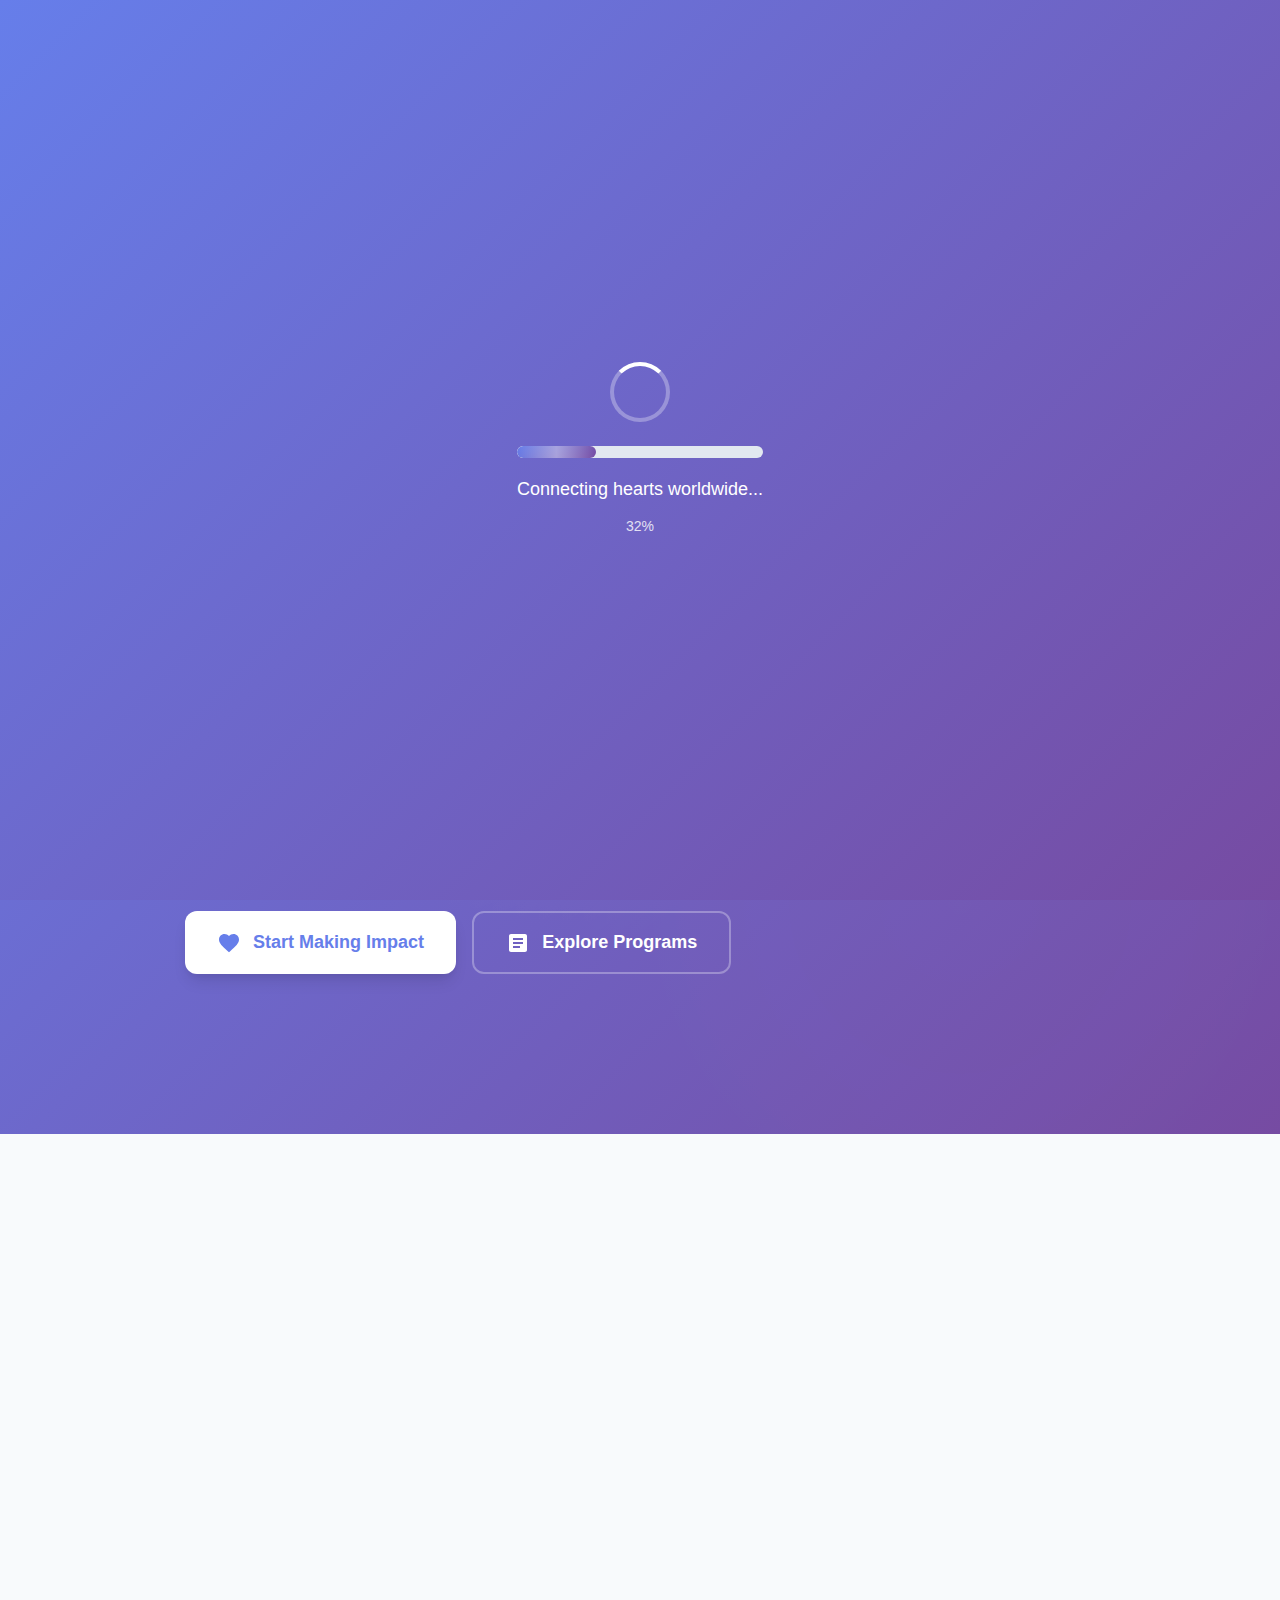
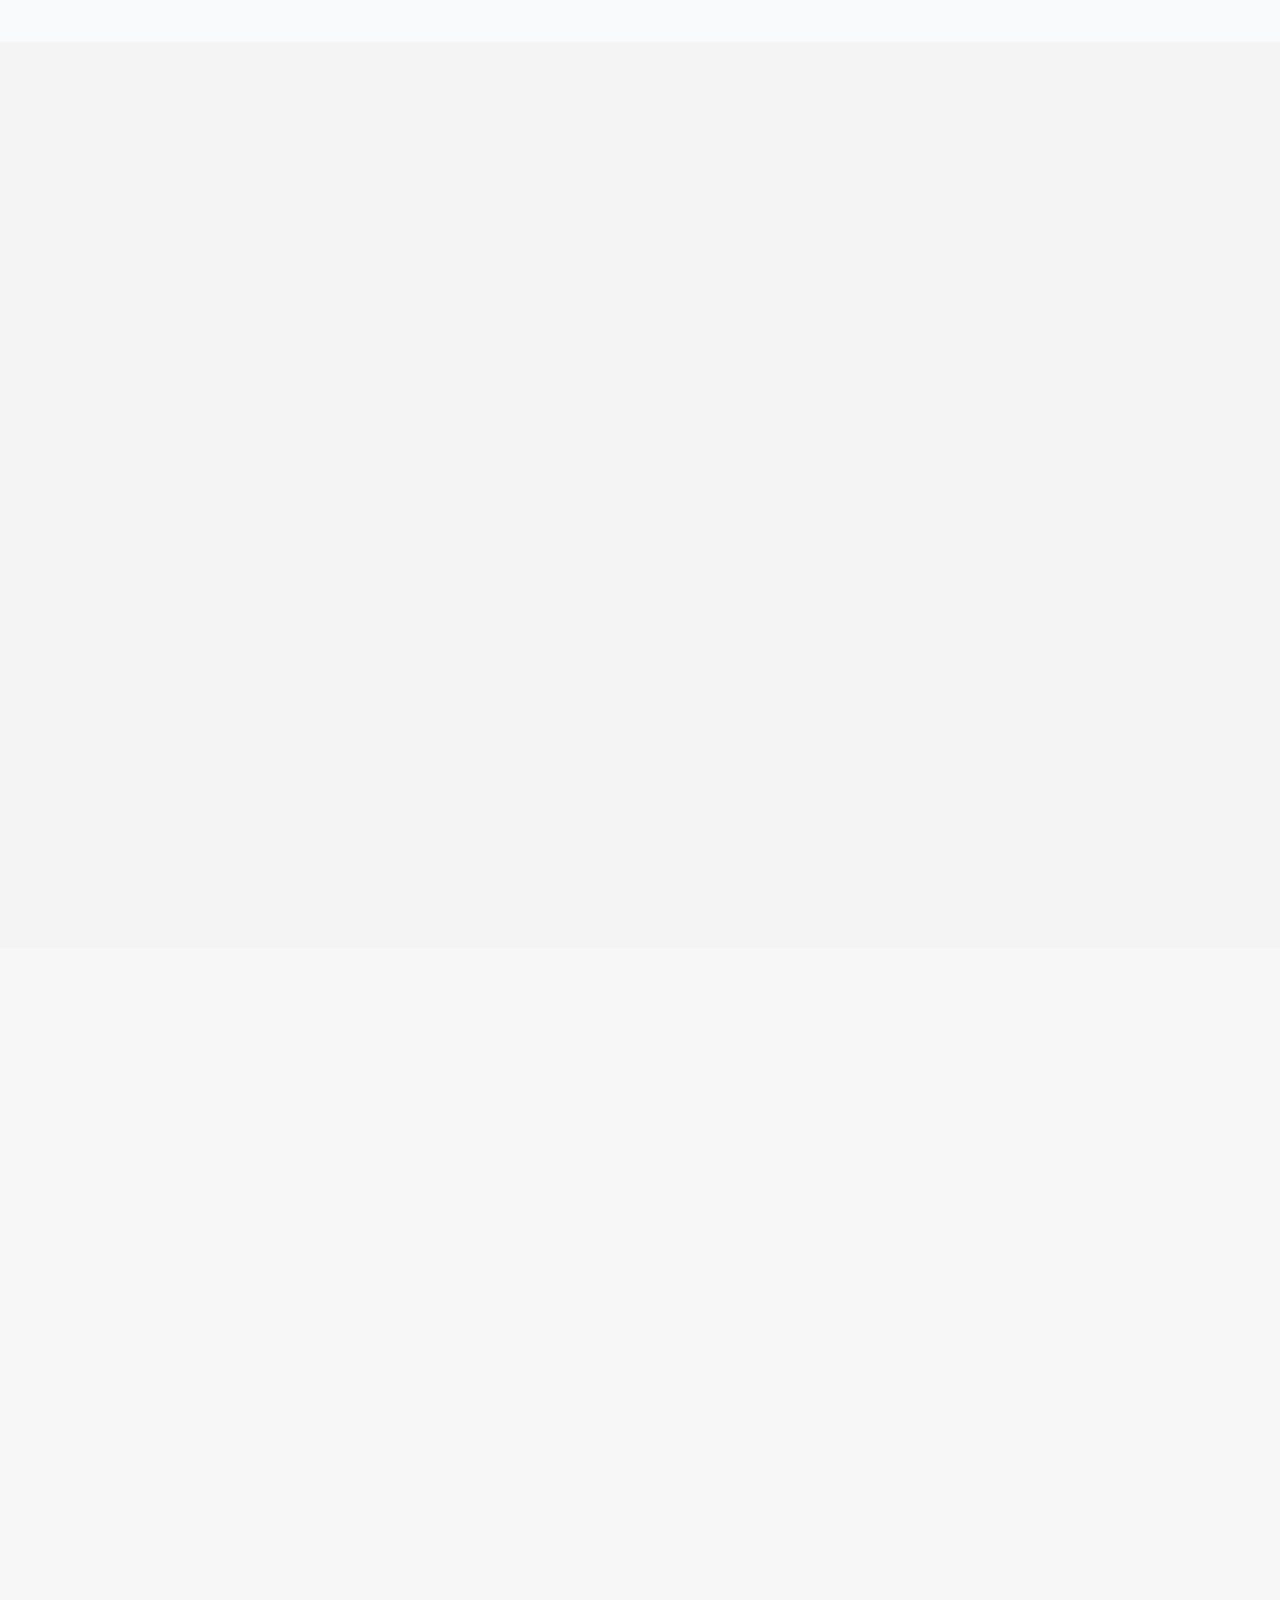
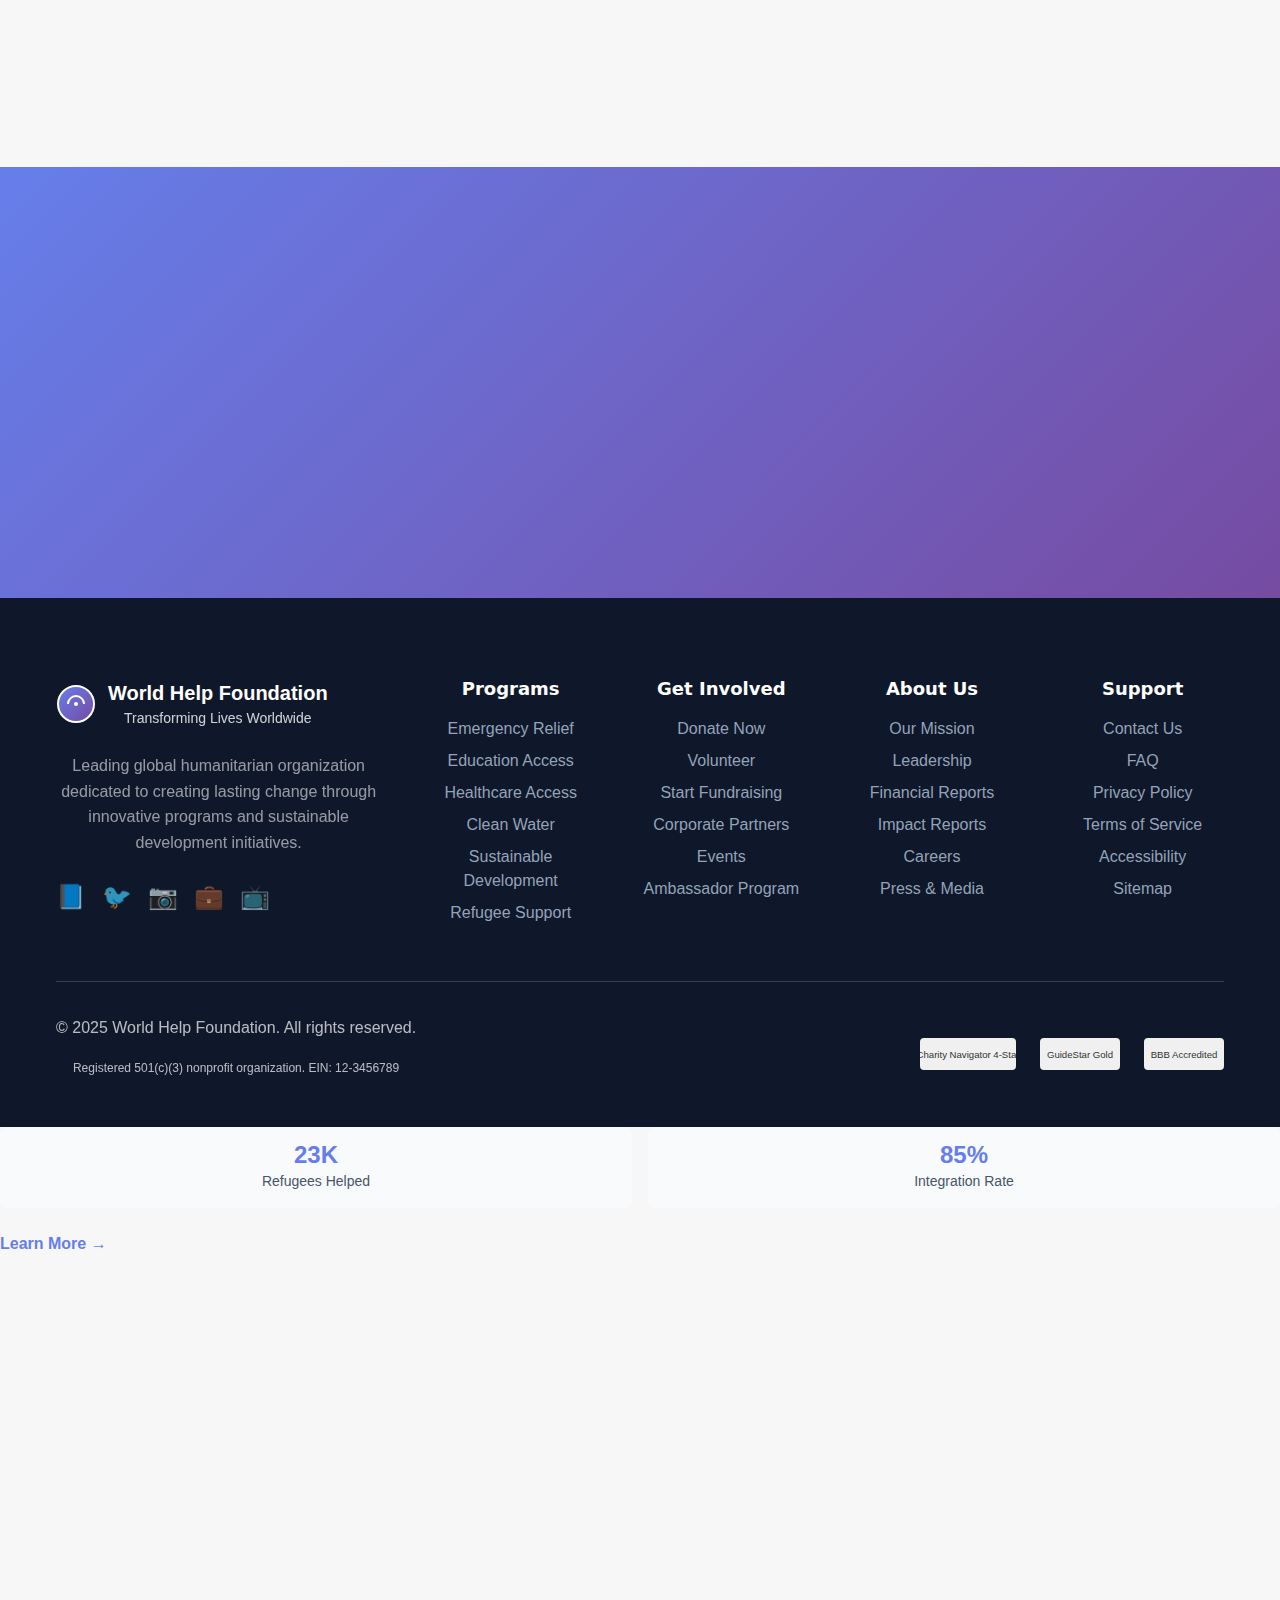
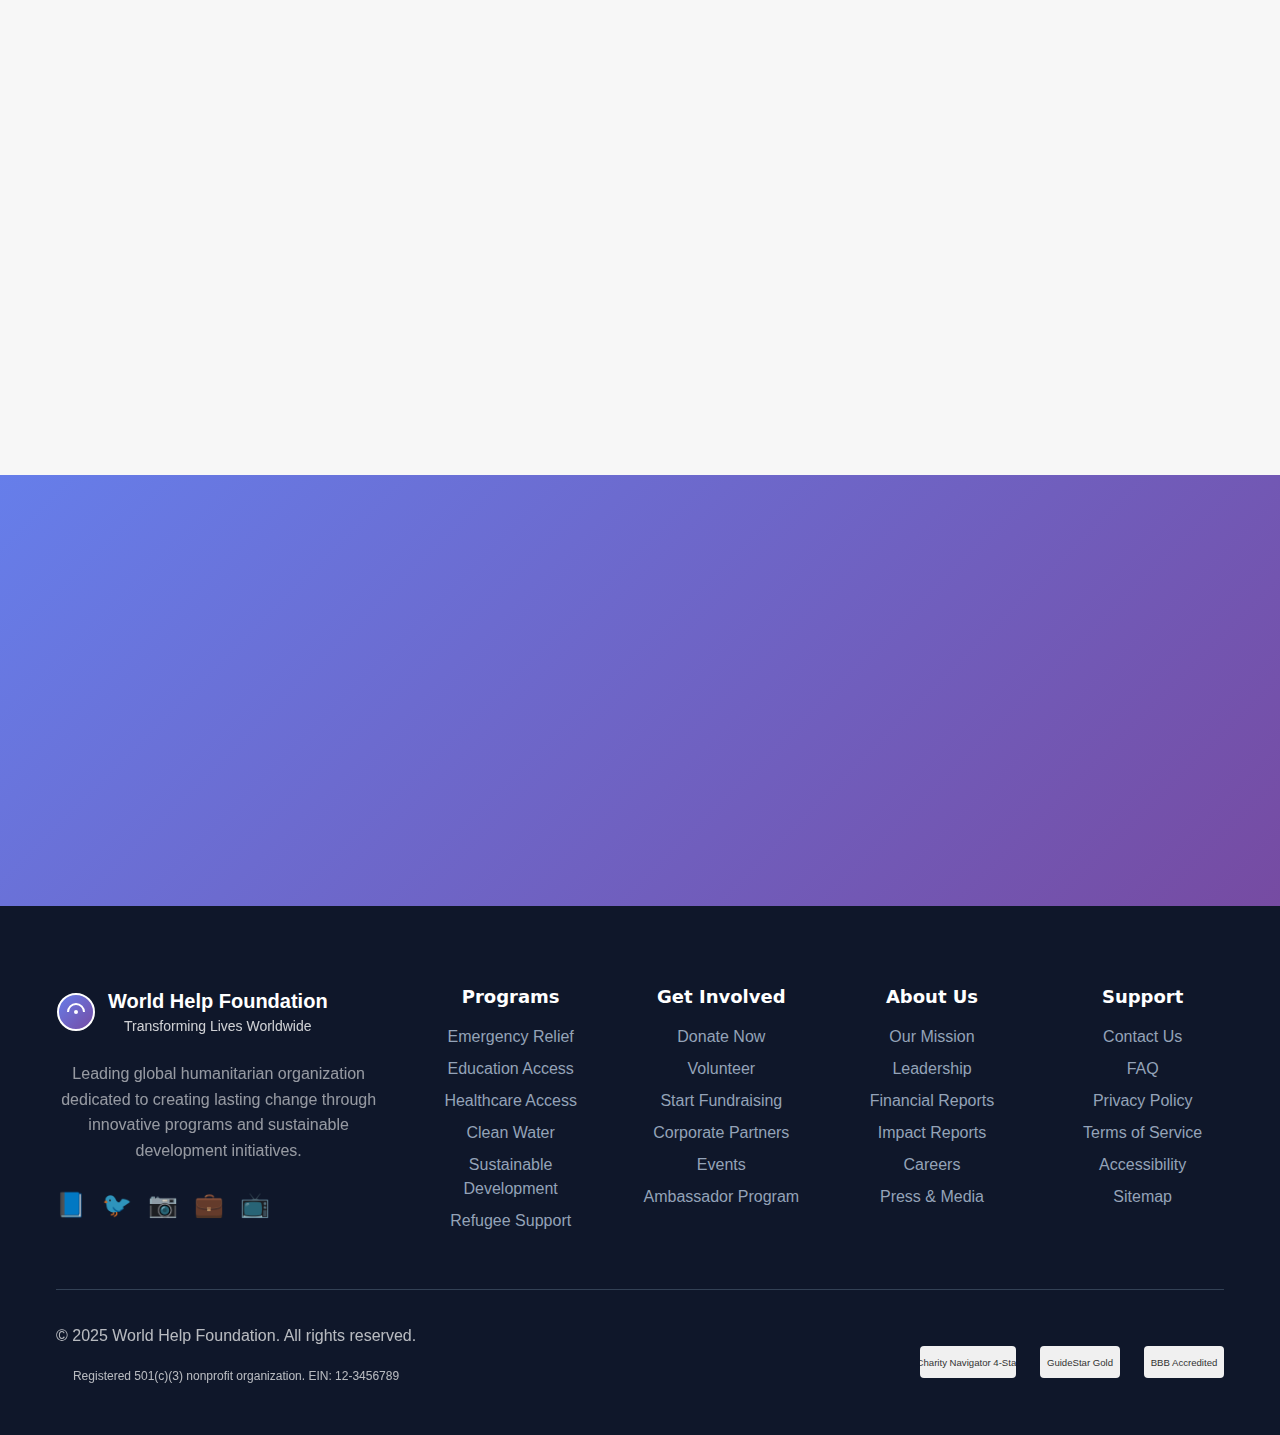
<file: World-help-foundation/index.html>
<!DOCTYPE html>
<html lang="en" data-theme="auto" class="no-js">

<head>
    <meta charset="UTF-8">
    <meta name="viewport" content="width=device-width, initial-scale=1.0, viewport-fit=cover">
    <meta name="description" content="World Help Foundation - Leading global humanitarian organization transforming lives through innovative aid programs. Join 3M+ supporters creating lasting change worldwide.">
    <meta name="keywords" content="humanitarian aid, global charity, emergency relief, sustainable development, education programs, healthcare access, clean water, poverty alleviation, social impact, NGO">
    <meta name="author" content="World Help Foundation">
    <meta name="robots" content="index, follow, max-image-preview:large">
    <meta name="theme-color" content="#1a365d" media="(prefers-color-scheme: light)">
    <meta name="theme-color" content="#2d3748" media="(prefers-color-scheme: dark)">
    <meta name="color-scheme" content="light dark">
    
    <!-- Enhanced Security Headers -->
    <meta http-equiv="Content-Security-Policy" content="default-src 'self'; script-src 'self' 'unsafe-inline' 'unsafe-eval' https://unpkg.com https://cdnjs.cloudflare.com; style-src 'self' 'unsafe-inline' https://fonts.googleapis.com; font-src 'self' https://fonts.gstatic.com; img-src 'self' data: https: blob:; media-src 'self' https:; connect-src 'self' https:; frame-src 'self' https:;">
    <meta http-equiv="X-Content-Type-Options" content="nosniff">
    <meta http-equiv="X-Frame-Options" content="SAMEORIGIN">
    <meta http-equiv="X-XSS-Protection" content="1; mode=block">
    <meta http-equiv="Referrer-Policy" content="strict-origin-when-cross-origin">
    
    <link rel="canonical" href="https://www.worldhelp.org">
    <title>World Help Foundation | Transforming Lives Through Global Humanitarian Innovation</title>

    <!-- Enhanced Favicon & Icons -->
    <link rel="icon" href="data:image/svg+xml,%3Csvg xmlns='http://www.w3.org/2000/svg' viewBox='0 0 40 40'%3E%3Ccircle cx='20' cy='20' r='18' fill='%23667eea'/%3E%3Cpath d='M12 20c0-4.418 3.582-8 8-8s8 3.582 8 8' stroke='white' stroke-width='2' fill='none'/%3E%3C/svg%3E" type="image/svg+xml">
    <link rel="apple-touch-icon" sizes="180x180" href="data:image/svg+xml,%3Csvg xmlns='http://www.w3.org/2000/svg' viewBox='0 0 180 180'%3E%3Ccircle cx='90' cy='90' r='80' fill='%23667eea'/%3E%3C/svg%3E">

    <!-- Enhanced Resource Preloading -->
    <link rel="preconnect" href="https://fonts.googleapis.com">
    <link rel="preconnect" href="https://fonts.gstatic.com" crossorigin>
    <link rel="preconnect" href="https://unpkg.com">
    
    <!-- Google Fonts -->
    <link href="https://fonts.googleapis.com/css2?family=Inter:wght@100;200;300;400;500;600;700;800;900&family=Space+Grotesk:wght@300;400;500;600;700&display=swap" rel="stylesheet">

    <!-- Link to CSS file -->
    <link rel="stylesheet" href="styles.css">

    <!-- Enhanced Open Graph -->
    <meta property="og:title" content="World Help Foundation | Transforming Lives Through Global Humanitarian Innovation">
    <meta property="og:description" content="Join 3M+ supporters creating lasting change worldwide. Leading humanitarian organization with 98% of funds going directly to programs.">
    <meta property="og:type" content="website">
    <meta property="og:url" content="https://www.worldhelp.org">
    <meta property="og:site_name" content="World Help Foundation">

    <!-- Twitter Cards -->
    <meta name="twitter:card" content="summary_large_image">
    <meta name="twitter:site" content="@worldhelp">
    <meta name="twitter:title" content="World Help Foundation | Global Humanitarian Innovation">
</head>

<body class="antialiased">
    <!-- Skip Links -->
    <div class="skip-links">
        <a href="#main-content" class="skip-link">Skip to main content</a>
        <a href="#navigation" class="skip-link">Skip to navigation</a>
        <a href="#footer" class="skip-link">Skip to footer</a>
    </div>

    <!-- Loading Screen -->
    <div id="loading-screen" class="loading-screen" aria-hidden="true" role="status" aria-label="Page loading">
        <div class="loading-content">
            <div class="loading-spinner"></div>
            <div class="loading-progress">
                <div class="progress-bar">
                    <div class="progress-fill" id="loading-progress-fill"></div>
                </div>
                <p class="loading-text">Connecting hearts worldwide...</p>
                <span class="loading-percentage" id="loading-percentage">0%</span>
            </div>
        </div>
    </div>

    <!-- Header -->
    <header id="header" role="banner" class="main-header">
        <!-- Emergency Alert -->
        <div class="emergency-alert" role="alert">
            <div class="container">
                <div class="alert-content">
                    <div class="alert-icon">
                        <svg width="20" height="20" fill="currentColor" viewBox="0 0 20 20">
                            <path fill-rule="evenodd" d="M8.257 3.099c.765-1.36 2.722-1.36 3.486 0l5.58 9.92c.75 1.334-.213 2.98-1.742 2.98H4.42c-1.53 0-2.493-1.646-1.743-2.98l5.58-9.92zM11 13a1 1 0 11-2 0 1 1 0 012 0zm-1-8a1 1 0 00-1 1v3a1 1 0 002 0V6a1 1 0 00-1-1z" clip-rule="evenodd"/>
                        </svg>
                    </div>
                    <div class="alert-message">
                        <strong>Emergency Appeal:</strong> Support earthquake relief efforts in Turkey & Syria
                    </div>
                    <div class="alert-actions">
                        <a href="#emergency-donate" class="alert-btn primary">Donate Now</a>
                        <button class="alert-btn secondary" aria-label="Dismiss alert">×</button>
                    </div>
                </div>
            </div>
        </div>

        <!-- Top Bar -->
        <div class="header-top">
            <div class="container">
                <div class="top-bar">
                    <div class="contact-info">
                        <a href="tel:+1234567890" class="contact-item">
                            <svg width="16" height="16" fill="currentColor" viewBox="0 0 20 20">
                                <path d="M2 3a1 1 0 011-1h2.153a1 1 0 01.986.836l.74 4.435a1 1 0 01-.54 1.06l-1.548.773a11.037 11.037 0 006.105 6.105l.774-1.548a1 1 0 011.059-.54l4.435.74a1 1 0 01.836.986V17a1 1 0 01-1 1h-2C7.82 18 2 12.18 2 5V3z"/>
                            </svg>
                            <span>+1 (585) 632-9951</span>
                        </a>
                        <a href="mailto:litta1227@gmail.com" class="contact-item">
                            <svg width="16" height="16" fill="currentColor" viewBox="0 0 20 20">
                                <path d="M2.003 5.884L10 9.882l7.997-3.998A2 2 0 0016 4H4a2 2 0 00-1.997 1.884z"/>
                                <path d="M18 8.118l-8 4-8-4V14a2 2 0 002 2h12a2 2 0 002-2V8.118z"/>
                            </svg>
                            <span>litta1227@gmail.com</span>
                        </a>
                    </div>
                    
                    <div class="top-nav">
                        <a href="#volunteer">Volunteer</a>
                        <a href="#careers">Careers</a>
                        <a href="#press">Press</a>
                        <a href="contact.html">Contact</a>
                    </div>
                    
                    <div class="social-links">
                        <a href="https://facebook.com/worldhelp" target="_blank" rel="noopener" aria-label="Facebook" class="social-link">
                            <svg width="16" height="16" fill="currentColor" viewBox="0 0 24 24">
                                <path d="M24 12.073c0-6.627-5.373-12-12-12s-12 5.373-12 12c0 5.99 4.388 10.954 10.125 11.854v-8.385H7.078v-3.47h3.047V9.43c0-3.007 1.792-4.669 4.533-4.669 1.312 0 2.686.235 2.686.235v2.953H15.83c-1.491 0-1.956.925-1.956 1.874v2.25h3.328l-.532 3.47h-2.796v8.385C19.612 23.027 24 18.062 24 12.073z"/>
                            </svg>
                        </a>
                        <a href="https://twitter.com/worldhelp" target="_blank" rel="noopener" aria-label="Twitter" class="social-link">
                            <svg width="16" height="16" fill="currentColor" viewBox="0 0 24 24">
                                <path d="M23.953 4.57a10 10 0 01-2.825.775 4.958 4.958 0 002.163-2.723c-.951.555-2.005.959-3.127 1.184a4.92 4.92 0 00-8.384 4.482C7.69 8.095 4.067 6.13 1.64 3.162a4.822 4.822 0 00-.666 2.475c0 1.71.87 3.213 2.188 4.096a4.904 4.904 0 01-2.228-.616v.06a4.923 4.923 0 003.946 4.827 4.996 4.996 0 01-2.212.085 4.936 4.936 0 004.604 3.417 9.867 9.867 0 01-6.102 2.105c-.39 0-.779-.023-1.17-.067a13.995 13.995 0 007.557 2.209c9.053 0 13.998-7.496 13.998-13.985 0-.21 0-.42-.015-.63A9.935 9.935 0 0024 4.59z"/>
                            </svg>
                        </a>
                        <a href="https://instagram.com/worldhelp" target="_blank" rel="noopener" aria-label="Instagram" class="social-link">
                            <svg width="16" height="16" fill="currentColor" viewBox="0 0 24 24">
                                <path d="M12.017 0C5.396 0 .029 5.367.029 11.987c0 6.62 5.367 11.987 11.988 11.987 6.62 0 11.987-5.367 11.987-11.987C24.014 5.367 18.637.001 12.017.001zM8.449 16.988c-1.297 0-2.448-.489-3.347-1.388C4.203 14.701 3.714 13.55 3.714 12.253s.489-2.448 1.388-3.347C6.001 7.957 7.152 7.468 8.449 7.468s2.448.489 3.347 1.388c.899.899 1.388 2.05 1.388 3.347s-.489 2.448-1.388 3.347c-.899.899-2.05 1.388-3.347 1.388zm7.718 0c-1.297 0-2.448-.489-3.347-1.388-.899-.899-1.388-2.05-1.388-3.347s.489-2.448 1.388-3.347c.899-.899 2.05-1.388 3.347-1.388s2.448.489 3.347 1.388c.899.899 1.388 2.05 1.388 3.347s-.489 2.448-1.388 3.347c-.899.899-2.05 1.388-3.347 1.388z"/>
                            </svg>
                        </a>
                    </div>
                </div>
            </div>
        </div>

        <!-- Main Navigation -->
        <nav id="navigation" class="main-nav" role="navigation" aria-label="Main navigation">
            <div class="container">
                <div class="nav-wrapper">
                    <!-- Logo -->
                    <div class="logo-section">
                        <a href="#home" class="logo-link" aria-label="World Help Foundation Homepage">
                            <div class="logo">
                                <div class="logo-icon">
                                    <img src="images/world-help-logo.svg.png" alt="World Help Foundation Logo" class="logo-icon">
                                        <circle cx="20" cy="20" r="18" fill="url(#logoGradient)" stroke="currentColor" stroke-width="2"/>
                                        <path d="M12 20c0-4.418 3.582-8 8-8s8 3.582 8 8" stroke="white" stroke-width="2" fill="none"/>
                                        <path d="M16 24c2.209 0 4-1.791 4-4s-1.791-4-4-4" stroke="white" stroke-width="2" fill="none"/>
                                        <path d="M24 24c-2.209 0-4-1.791-4-4s1.791-4 4-4" stroke="white" stroke-width="2" fill="none"/>
                                        <circle cx="20" cy="20" r="2" fill="white"/>
                                        <defs>
                                            <linearGradient id="logoGradient" x1="0%" y1="0%" x2="100%" y2="100%">
                                                <stop offset="0%" style="stop-color:#667eea"/>
                                                <stop offset="100%" style="stop-color:#764ba2"/>
                                            </linearGradient>
                                        </defs>
                                    </svg>
                                </div>
                                <div class="logo-text">
                                    <div class="logo-main">World Help</div>
                                    <div class="logo-sub">Foundation</div>
                                </div>
                            </div>
                        </a>
                    </div>

                    <!-- Desktop Navigation -->
                    <div class="nav-desktop">
    <ul class="nav-menu" role="menubar">
        <li class="nav-item" role="none">
            <a href="#home" role="menuitem" class="nav-link active" aria-current="page">Home</a>
        </li>
        <li class="nav-item" role="none">
            <a href="about.html" role="menuitem" class="nav-link">About</a>
        </li>
        <li class="nav-item" role="none">
            <a href="#programs" role="menuitem" class="nav-link">Programs</a>
        </li>
        <li class="nav-item" role="none">
            <a href="get-involved.html" role="menuitem" class="nav-link">Get Involved</a>
        </li>
        <li class="nav-item" role="none">
            <a href="#impact" role="menuitem" class="nav-link">Impact</a>
        </li>
        <li class="nav-item" role="none">
            <a href="#news" role="menuitem" class="nav-link">News</a>
        </li>
        <li class="nav-item" role="none">
            <a href="contact.html" role="menuitem" class="nav-link">Contact</a>
        </li>
    </ul>
</div>

                    <!-- Header Actions -->
                    <div class="header-actions">
                        <button class="action-btn" aria-label="Search" data-tooltip="Search">
                            <svg width="20" height="20" fill="currentColor" viewBox="0 0 20 20">
                                <path fill-rule="evenodd" d="M8 4a4 4 0 100 8 4 4 0 000-8zM2 8a6 6 0 1110.89 3.476l4.817 4.817a1 1 0 01-1.414 1.414l-4.816-4.816A6 6 0 012 8z" clip-rule="evenodd"/>
                            </svg>
                        </button>

                        <a href="donate.html" class="donate-btn">
                            <svg width="20" height="20" fill="currentColor" viewBox="0 0 20 20">
                                <path fill-rule="evenodd" d="M3.172 5.172a4 4 0 015.656 0L10 6.343l1.172-1.171a4 4 0 115.656 5.656L10 17.657l-6.828-6.829a4 4 0 010-5.656z" clip-rule="evenodd"/>
                            </svg>
                            <span>Donate</span>
                        </a>

                        <button class="mobile-menu-toggle" aria-label="Toggle mobile menu" aria-expanded="false">
                            <span class="hamburger-line"></span>
                            <span class="hamburger-line"></span>
                            <span class="hamburger-line"></span>
                        </button>
                    </div>
                </div>
            </div>
        </nav>
    </header>

    <!-- Main Content -->
    <main id="main-content" role="main">
        <!-- Hero Section -->
        <section id="home" class="hero-section" role="banner">
            <div class="hero-background"></div>
            
            <div class="hero-content">
                <div class="container">
                    <div class="hero-badge animate-on-scroll">
                        <span>🌟</span>
                        <span>Trusted by 3M+ supporters worldwide</span>
                        <span>•</span>
                        <span>98% funds to programs</span>
                    </div>
                    
                    <h1 class="hero-title animate-on-scroll">
                        Transforming Lives Through 
                        <br>Global Humanitarian 
                        <br><span class="gradient-text">Innovation</span>
                    </h1>
                    
                    <p class="hero-description animate-on-scroll">
                        Join millions of supporters creating lasting change worldwide. We're revolutionizing 
                        humanitarian aid through innovative programs that address root causes and build 
                        sustainable futures for vulnerable communities.
                    </p>
                    
                    <div class="hero-actions animate-on-scroll">
                        <a href="donate.html" class="cta-btn primary">
                            <svg width="24" height="24" fill="currentColor" viewBox="0 0 24 24">
                                <path d="M12 21.35l-1.45-1.32C5.4 15.36 2 12.28 2 8.5 2 5.42 4.42 3 7.5 3c1.74 0 3.41.81 4.5 2.09C13.09 3.81 14.76 3 16.5 3 19.58 3 22 5.42 22 8.5c0 3.78-3.4 6.86-8.55 11.54L12 21.35z"/>
                            </svg>
                            <span>Start Making Impact</span>
                        </a>
                        
                        <a href="explore-programs.html" class="cta-btn secondary">
    <svg width="24" height="24" fill="currentColor" viewBox="0 0 24 24">
        <path d="M19 3H5c-1.1 0-2 .9-2 2v14c0 1.1.9 2 2 2h14c1.1 0 2-.9 2-2V5c0-1.1-.9-2-2-2zm-5 14H7v-2h7v2zm3-4H7v-2h10v2zm0-4H7V7h10v2z"/>
    </svg>
    <span>Explore Programs</span>
</a>
                    </div>
                </div>
            </div>
        </section>

        <!-- Impact Statistics Section -->
        <section id="impact" class="impact-section" role="region" aria-labelledby="impact-heading">
            <div class="container">
                <div class="section-header animate-on-scroll">
                    <div class="section-badge">
                        <span>📊</span>
                        <span>Our Impact</span>
                    </div>
                    <h2 id="impact-heading" class="section-title">
                        Measurable Change 
                        <br>Across the Globe
                    </h2>
                    <p class="section-description">
                        Every donation creates ripple effects of positive change. See how your support 
                        transforms communities and saves lives around the world.
                    </p>
                </div>

                <div class="stats-grid">
                    <div class="stat-card animate-on-scroll">
                        <div class="stat-number impact-counter" data-target="3247891">0</div>
                        <div class="stat-label">Lives Transformed</div>
                        <div class="stat-description">Since our founding in 2010</div>
                    </div>
                    <div class="stat-card animate-on-scroll">
                        <div class="stat-number impact-counter" data-target="156">0</div>
                        <div class="stat-label">Countries Served</div>
                        <div class="stat-description">Across 6 continents</div>
                    </div>
                    <div class="stat-card animate-on-scroll">
                        <div class="stat-number impact-counter" data-target="98">0</div>
                        <div class="stat-label">% to Programs</div>
                        <div class="stat-description">Charity Navigator 4-star</div>
                    </div>
                    <div class="stat-card animate-on-scroll">
                        <div class="stat-number impact-counter" data-target="24">0</div>
                        <div class="stat-label">Hour Response</div>
                        <div class="stat-description">Emergency deployment</div>
                    </div>
                </div>
            </div>
        </section>

        <!-- Programs Section -->
        <section id="programs" class="programs-section" role="region" aria-labelledby="programs-heading">
            <div class="container">
                <div class="section-header animate-on-scroll">
                    <div class="section-badge">
                        <span>🚀</span>
                        <span>Our Programs</span>
                    </div>
                    <h2 id="programs-heading" class="section-title">
                        Innovative Solutions for 
                        <br>Global Challenges
                    </h2>
                    <p class="section-description">
                        From AI-powered emergency response to blockchain-verified impact tracking, 
                        our programs combine cutting-edge technology with compassionate action.
                    </p>
                </div>

                <div class="programs-grid">
                    <div class="program-card animate-on-scroll">
                        <div class="program-image">🚨</div>
                        <div class="program-content">
                            <h3 class="program-title">Emergency Response</h3>
                            <p class="program-description">
                                Rapid deployment of aid within 48 hours of disasters, utilizing 
                                AI-powered logistics and drone technology for maximum efficiency.
                            </p>
                            <div class="program-stats">
                                <div class="program-stat">
                                    <div class="program-stat-number">23K</div>
                                    <div class="program-stat-label">Refugees Helped</div>
                                </div>
                                <div class="program-stat">
                                    <div class="program-stat-number">85%</div>
                                    <div class="program-stat-label">Integration Rate</div>
                                </div>
                            </div>
                            <a href="news.html" class="program-link">
    Learn More →
</a>
                        </div>
                    </div>
                </div>
            </div>
        </section>

        <!-- Testimonials Section -->
        <section class="testimonials-section" style="padding: var(--space-24) 0; background: var(--color-bg-secondary);">
            <div class="container">
                <div class="section-header animate-on-scroll">
                    <div class="section-badge">
                        <span>💬</span>
                        <span>Impact Stories</span>
                    </div>
                    <h2 class="section-title">
                        Voices from the 
                        <br>Communities We Serve
                    </h2>
                    <p class="section-description">
                        Real stories from real people whose lives have been transformed 
                        through our programs and your generous support.
                    </p>
                </div>

                <div style="display: grid; grid-template-columns: repeat(auto-fit, minmax(350px, 1fr)); gap: var(--space-8); margin-top: var(--space-16);">
                    <div class="testimonial-card animate-on-scroll">
                        <div class="testimonial-quote">
                            "Thanks to the education program, my daughter is now the first in our 
                            family to attend university. The solar-powered learning center changed everything for our village."
                        </div>
                        <div class="testimonial-author">
                            <div class="author-avatar">M</div>
                            <div class="author-info">
                                <h4>Maria Santos</h4>
                                <p>Mother of 3, Guatemala</p>
                            </div>
                        </div>
                    </div>

                    <div class="testimonial-card animate-on-scroll">
                        <div class="testimonial-quote">
                            "The mobile health clinic saved my son's life. The telemedicine connection 
                            to specialists in the city meant he got treatment that wasn't available locally."
                        </div>
                        <div class="testimonial-author">
                            <div class="author-avatar">A</div>
                            <div class="author-info">
                                <h4>Amara Kone</h4>
                                <p>Farmer, Mali</p>
                            </div>
                        </div>
                    </div>

                    <div class="testimonial-card animate-on-scroll">
                        <div class="testimonial-quote">
                            "The clean water system has given us back 4 hours every day. 
                            Now my children can go to school instead of walking miles for water."
                        </div>
                        <div class="testimonial-author">
                            <div class="author-avatar">P</div>
                            <div class="author-info">
                                <h4>Priya Sharma</h4>
                                <p>Teacher, India</p>
                            </div>
                        </div>
                    </div>
                </div>
            </div>
        </section>

        <!-- Newsletter Section -->
        <section class="newsletter-section">
            <div class="container">
                <div class="animate-on-scroll">
                    <h2 style="font-size: 2.5rem; font-weight: 700; margin-bottom: var(--space-4);">
                        Stay Connected to Our Mission
                    </h2>
                    <p style="font-size: 1.125rem; margin-bottom: var(--space-8); opacity: 0.9;">
                        Get monthly updates on our programs, impact stories, and ways to get involved 
                        in creating positive change worldwide.
                    </p>
                    <form class="newsletter-form">
                        <input type="email" class="newsletter-input" placeholder="Enter your email address" required>
                        <button type="submit" class="newsletter-btn">Subscribe</button>
                    </form>
                    <p style="font-size: 0.875rem; margin-top: var(--space-4); opacity: 0.8;">
                        Join 250,000+ subscribers. Unsubscribe anytime. Privacy protected.
                    </p>
                </div>
            </div>
        </section>
    </main>

    <!-- Footer -->
    <footer id="footer" class="main-footer" role="contentinfo">
        <div class="container">
            <div class="footer-content">
                <div class="footer-section">
                    <div style="display: flex; align-items: center; gap: var(--space-3); margin-bottom: var(--space-6);">
                        <div class="logo-icon">
                            <svg width="40" height="40" viewBox="0 0 40 40" fill="none">
                                <circle cx="20" cy="20" r="18" fill="url(#footerLogoGradient)" stroke="white" stroke-width="2"/>
                                <path d="M12 20c0-4.418 3.582-8 8-8s8 3.582 8 8" stroke="white" stroke-width="2" fill="none"/>
                                <circle cx="20" cy="20" r="2" fill="white"/>
                                <defs>
                                    <linearGradient id="footerLogoGradient" x1="0%" y1="0%" x2="100%" y2="100%">
                                        <stop offset="0%" style="stop-color:#667eea"/>
                                        <stop offset="100%" style="stop-color:#764ba2"/>
                                    </linearGradient>
                                </defs>
                            </svg>
                        </div>
                        <div>
                            <div style="font-size: 1.25rem; font-weight: 700;">World Help Foundation</div>
                            <div style="font-size: 0.875rem; opacity: 0.8;">Transforming Lives Worldwide</div>
                        </div>
                    </div>
                    <p style="color: rgba(255, 255, 255, 0.8); line-height: 1.6; margin-bottom: var(--space-6);">
                        Leading global humanitarian organization dedicated to creating lasting change 
                        through innovative programs and sustainable development initiatives.
                    </p>
                    <div style="display: flex; gap: var(--space-4);">
                        <a href="https://facebook.com/worldhelp" style="color: rgba(255, 255, 255, 0.8); font-size: 1.5rem;">📘</a>
                        <a href="https://twitter.com/worldhelp" style="color: rgba(255, 255, 255, 0.8); font-size: 1.5rem;">🐦</a>
                        <a href="https://instagram.com/worldhelp" style="color: rgba(255, 255, 255, 0.8); font-size: 1.5rem;">📷</a>
                        <a href="https://linkedin.com/company/worldhelp" style="color: rgba(255, 255, 255, 0.8); font-size: 1.5rem;">💼</a>
                        <a href="https://youtube.com/worldhelp" style="color: rgba(255, 255, 255, 0.8); font-size: 1.5rem;">📺</a>
                    </div>
                </div>

                <div class="footer-section">
                    <h3>Programs</h3>
                    <ul>
                        <li><a href="#emergency-relief">Emergency Relief</a></li>
                        <li><a href="#education-access">Education Access</a></li>
                        <li><a href="#healthcare-access">Healthcare Access</a></li>
                        <li><a href="#clean-water">Clean Water</a></li>
                        <li><a href="#sustainable-dev">Sustainable Development</a></li>
                        <li><a href="#refugee-support">Refugee Support</a></li>
                    </ul>
                </div>

                <div class="footer-section">
                    <h3>Get Involved</h3>
                    <ul>
                        <li><a href="#donate">Donate Now</a></li>
                        <li><a href="#volunteer">Volunteer</a></li>
                        <li><a href="#fundraising">Start Fundraising</a></li>
                        <li><a href="#corporate-partnerships">Corporate Partners</a></li>
                        <li><a href="#events">Events</a></li>
                        <li><a href="#ambassador">Ambassador Program</a></li>
                    </ul>
                </div>

                <div class="footer-section">
                    <h3>About Us</h3>
                    <ul>
                        <li><a href="#mission">Our Mission</a></li>
                        <li><a href="#leadership">Leadership</a></li>
                        <li><a href="#financials">Financial Reports</a></li>
                        <li><a href="#impact-reports">Impact Reports</a></li>
                        <li><a href="#careers">Careers</a></li>
                        <li><a href="#press">Press & Media</a></li>
                    </ul>
                </div>

                <div class="footer-section">
                    <h3>Support</h3>
                    <ul>
                        <li><a href="#contact">Contact Us</a></li>
                        <li><a href="#faq">FAQ</a></li>
                        <li><a href="#privacy">Privacy Policy</a></li>
                        <li><a href="#terms">Terms of Service</a></li>
                        <li><a href="#accessibility">Accessibility</a></li>
                        <li><a href="#sitemap">Sitemap</a></li>
                    </ul>
                </div>
            </div>

            <div class="footer-bottom">
                <div style="display: flex; justify-content: space-between; align-items: center; flex-wrap: wrap; gap: var(--space-4);">
                    <div>
                        <p>&copy; 2025 World Help Foundation. All rights reserved.</p>
                        <p style="font-size: 0.75rem; margin-top: var(--space-1);">
                            Registered 501(c)(3) nonprofit organization. EIN: 12-3456789
                        </p>
                    </div>
                    <div style="display: flex; gap: var(--space-6); align-items: center;">
                        <img src="data:image/svg+xml,%3Csvg xmlns='http://www.w3.org/2000/svg' viewBox='0 0 120 40'%3E%3Crect fill='%23f0f0f0' width='120' height='40' rx='5'/%3E%3Ctext x='60' y='25' text-anchor='middle' fill='%23333' font-family='Arial' font-size='12'%3ECharity Navigator 4-Star%3C/text%3E%3C/svg%3E" alt="Charity Navigator 4-Star Rating" style="height: 32px;">
                        <img src="data:image/svg+xml,%3Csvg xmlns='http://www.w3.org/2000/svg' viewBox='0 0 100 40'%3E%3Crect fill='%23f0f0f0' width='100' height='40' rx='5'/%3E%3Ctext x='50' y='25' text-anchor='middle' fill='%23333' font-family='Arial' font-size='12'%3EGuideStar Gold%3C/text%3E%3C/svg%3E" alt="GuideStar Gold Seal" style="height: 32px;">
                        <img src="data:image/svg+xml,%3Csvg xmlns='http://www.w3.org/2000/svg' viewBox='0 0 100 40'%3E%3Crect fill='%23f0f0f0' width='100' height='40' rx='5'/%3E%3Ctext x='50' y='25' text-anchor='middle' fill='%23333' font-family='Arial' font-size='12'%3EBBB Accredited%3C/text%3E%3C/svg%3E" alt="BBB Accredited Charity" style="height: 32px;">
                    </div>
                </div>
            </div>
        </div>
    </footer>

    <!-- Enhanced JavaScript -->
    <script>
        // Enhanced Performance and Feature Detection
        class ModernWebsiteController {
            constructor() {
                this.isLoading = true;
                this.observers = new Map();
                this.animations = new Map();
                this.init();
            }

            async init() {
                try {
                    await this.initializeCore();
                    await this.setupAnimations();
                    await this.setupInteractions();
                    await this.finalizeLoading();
                } catch (error) {
                    console.error('Initialization error:', error);
                    this.fallbackInit();
                }
            }

            async initializeCore() {
                // Initialize scroll animations
                this.setupScrollAnimations();
                
                // Initialize navigation
                this.setupNavigation();
                
                // Initialize counters
                this.setupCounters();
                
                // Initialize forms
                this.setupForms();
            }

            setupScrollAnimations() {
                if ('IntersectionObserver' in window) {
                    const observer = new IntersectionObserver((entries) => {
                        entries.forEach(entry => {
                            if (entry.isIntersecting) {
                                entry.target.classList.add('visible');
                                observer.unobserve(entry.target);
                            }
                        });
                    }, {
                        threshold: 0.1,
                        rootMargin: '50px'
                    });

                    document.querySelectorAll('.animate-on-scroll').forEach(el => {
                        observer.observe(el);
                    });

                    this.observers.set('scroll', observer);
                } else {
                    // Fallback for older browsers
                    document.querySelectorAll('.animate-on-scroll').forEach(el => {
                        el.classList.add('visible');
                    });
                }
            }

            setupNavigation() {
                // Mobile menu toggle
                const mobileToggle = document.querySelector('.mobile-menu-toggle');
                if (mobileToggle) {
                    mobileToggle.addEventListener('click', this.toggleMobileMenu.bind(this));
                }

                // Smooth scrolling for anchor links
                document.querySelectorAll('a[href^="#"]').forEach(link => {
                    link.addEventListener('click', this.handleAnchorClick.bind(this));
                });

                // Header scroll behavior
                this.setupHeaderScroll();
            }

            setupHeaderScroll() {
                let lastScroll = 0;
                const header = document.getElementById('header');
                
                window.addEventListener('scroll', () => {
                    const currentScroll = window.pageYOffset;
                    
                    if (currentScroll > 100) {
                        header.style.background = 'rgba(255, 255, 255, 0.95)';
                        header.style.backdropFilter = 'blur(12px)';
                    } else {
                        header.style.background = 'rgba(255, 255, 255, 0.95)';
                    }
                    
                    lastScroll = currentScroll;
                });
            }

            setupCounters() {
                const counters = document.querySelectorAll('.impact-counter');
                
                if ('IntersectionObserver' in window) {
                    const counterObserver = new IntersectionObserver((entries) => {
                        entries.forEach(entry => {
                            if (entry.isIntersecting) {
                                this.animateCounter(entry.target);
                                counterObserver.unobserve(entry.target);
                            }
                        });
                    }, { threshold: 0.5 });

                    counters.forEach(counter => {
                        counterObserver.observe(counter);
                    });
                }
            }

            animateCounter(element) {
                const target = parseInt(element.dataset.target);
                const duration = 2000;
                const increment = target / (duration / 16);
                let current = 0;

                const timer = setInterval(() => {
                    current += increment;
                    if (current >= target) {
                        current = target;
                        clearInterval(timer);
                    }
                    
                    element.textContent = Math.floor(current).toLocaleString();
                }, 16);
            }

            setupForms() {
                const newsletterForm = document.querySelector('.newsletter-form');
                if (newsletterForm) {
                    newsletterForm.addEventListener('submit', this.handleNewsletterSubmit.bind(this));
                }
            }

            handleNewsletterSubmit(e) {
                e.preventDefault();
                const email = e.target.querySelector('.newsletter-input').value;
                
                // Simulate form submission
                const button = e.target.querySelector('.newsletter-btn');
                const originalText = button.textContent;
                
                button.textContent = 'Subscribing...';
                button.disabled = true;
                
                setTimeout(() => {
                    button.textContent = 'Subscribed! ✓';
                    setTimeout(() => {
                        button.textContent = originalText;
                        button.disabled = false;
                        e.target.reset();
                    }, 2000);
                }, 1000);
            }

            toggleMobileMenu() {
                // This would typically handle mobile menu state
                console.log('Mobile menu toggled');
            }

            handleAnchorClick(e) {
                e.preventDefault();
                const target = document.querySelector(e.target.getAttribute('href'));
                if (target) {
                    target.scrollIntoView({
                        behavior: 'smooth',
                        block: 'start'
                    });
                }
            }

            async setupAnimations() {
                // Setup entrance animations with stagger
                const cards = document.querySelectorAll('.stat-card, .program-card, .testimonial-card');
                cards.forEach((card, index) => {
                    card.style.animationDelay = `${index * 100}ms`;
                });
            }

            async setupInteractions() {
                // Enhanced button interactions
                document.querySelectorAll('.cta-btn, .donate-btn').forEach(btn => {
                    btn.addEventListener('mouseenter', function() {
                        this.style.transform = 'translateY(-2px) scale(1.02)';
                    });
                    
                    btn.addEventListener('mouseleave', function() {
                        this.style.transform = 'translateY(0) scale(1)';
                    });
                });

                // Alert dismissal
                const alertDismiss = document.querySelector('.alert-btn.secondary');
                if (alertDismiss) {
                    alertDismiss.addEventListener('click', () => {
                        document.querySelector('.emergency-alert').style.display = 'none';
                    });
                }
            }

            async finalizeLoading() {
                return new Promise(resolve => {
                    // Simulate loading progress
                    const progressFill = document.getElementById('loading-progress-fill');
                    const percentage = document.getElementById('loading-percentage');
                    const loadingScreen = document.getElementById('loading-screen');
                    
                    let progress = 0;
                    const interval = setInterval(() => {
                        progress += Math.random() * 15;
                        
                        if (progress >= 100) {
                            progress = 100;
                            clearInterval(interval);
                            
                            if (progressFill) progressFill.style.width = '100%';
                            if (percentage) percentage.textContent = '100%';
                            
                            setTimeout(() => {
                                if (loadingScreen) {
                                    loadingScreen.classList.add('hidden');
                                }
                                this.isLoading = false;
                                resolve();
                            }, 500);
                        } else {
                            if (progressFill) progressFill.style.width = progress + '%';
                            if (percentage) percentage.textContent = Math.floor(progress) + '%';
                        }
                    }, 100);
                });
            }

            fallbackInit() {
                // Fallback for when modern features aren't available
                const loadingScreen = document.getElementById('loading-screen');
                if (loadingScreen) {
                    loadingScreen.style.display = 'none';
                }
                
                document.querySelectorAll('.animate-on-scroll').forEach(el => {
                    el.style.opacity = '1';
                    el.style.transform = 'none';
                });
            }
        }
        // Mobile Menu Toggle - ADD THIS
document.addEventListener('DOMContentLoaded', function() {
    const mobileToggle = document.querySelector('.mobile-menu-toggle');
    const navDesktop = document.querySelector('.nav-desktop');
    const body = document.body;
    
    if (mobileToggle) {
        mobileToggle.addEventListener('click', function() {
            navDesktop.classList.toggle('mobile-open');
            body.classList.toggle('menu-open');
            
            // Update aria-expanded for accessibility
            const isExpanded = navDesktop.classList.contains('mobile-open');
            mobileToggle.setAttribute('aria-expanded', isExpanded);
        });
    }
});
// Search Modal - ADD THIS
document.addEventListener('DOMContentLoaded', function() {
    const searchBtn = document.querySelector('[aria-label="Search"]');
    
    if (searchBtn) {
        searchBtn.addEventListener('click', function() {
            createSearchModal();
        });
    }
    
    function createSearchModal() {
        const modal = document.createElement('div');
        modal.className = 'search-modal';
        modal.innerHTML = `
            <div class="search-modal-content">
                <div class="search-header">
                    <input type="text" class="search-input" placeholder="Search our programs, news, and more..." autofocus>
                    <button class="search-close">&times;</button>
                </div>
                <div class="search-results">
                    <p>Start typing to search...</p>
                </div>
            </div>
        `;
        
        document.body.appendChild(modal);
        document.body.classList.add('search-open');
        
        // Close modal
        modal.querySelector('.search-close').addEventListener('click', closeModal);
        modal.addEventListener('click', function(e) {
            if (e.target === modal) closeModal();
        });
        
        function closeModal() {
            document.body.removeChild(modal);
            document.body.classList.remove('search-open');
        }
        
        // Escape key to close
        document.addEventListener('keydown', function(e) {
            if (e.key === 'Escape') closeModal();
        });
    }
});

        // Initialize when DOM is ready
        if (document.readyState === 'loading') {
            document.addEventListener('DOMContentLoaded', () => {
                new ModernWebsiteController();
            });
        } else {
            new ModernWebsiteController();
        }

        // Service Worker Registration (Progressive Web App)
        if ('serviceWorker' in navigator) {
            window.addEventListener('load', () => {
                navigator.serviceWorker.register('/sw.js')
                    .then(registration => {
                        console.log('SW registered: ', registration);
                    })
                    .catch(registrationError => {
                        console.log('SW registration failed: ', registrationError);
                    });
            });
        }

        // Enhanced Error Handling
        window.addEventListener('error', (e) => {
            console.error('Global error:', e.error);
            // In production, send to error tracking service
        });

        window.addEventListener('unhandledrejection', (e) => {
            console.error('Unhandled promise rejection:', e.reason);
            // In production, send to error tracking service
        });
    </script>
</body>
</html><div class="program-stats">
                                <div class="program-stat">
                                    <div class="program-stat-number">23K</div>
                                    <div class="program-stat-label">Refugees Helped</div>
                                </div>
                                <div class="program-stat">
                                    <div class="program-stat-number">85%</div>
                                    <div class="program-stat-label">Integration Rate</div>
                                </div>
                            </div>
                            <a href="#refugee-support" class="program-link">
                                Learn More →
                            </a>
                        </div>
                    </div>
                </div>
            </div>
        </section>

        <!-- Testimonials Section -->
        <section class="testimonials-section" style="padding: var(--space-24) 0; background: var(--color-bg-secondary);">
            <div class="container">
                <div class="section-header animate-on-scroll">
                    <div class="section-badge">
                        <span>💬</span>
                        <span>Impact Stories</span>
                    </div>
                    <h2 class="section-title">
                        Voices from the 
                        <br>Communities We Serve
                    </h2>
                    <p class="section-description">
                        Real stories from real people whose lives have been transformed 
                        through our programs and your generous support.
                    </p>
                </div>

                <div style="display: grid; grid-template-columns: repeat(auto-fit, minmax(350px, 1fr)); gap: var(--space-8); margin-top: var(--space-16);">
                    <div class="testimonial-card animate-on-scroll">
                        <div class="testimonial-quote">
                            "Thanks to the education program, my daughter is now the first in our 
                            family to attend university. The solar-powered learning center changed everything for our village."
                        </div>
                        <div class="testimonial-author">
                            <div class="author-avatar">M</div>
                            <div class="author-info">
                                <h4>Maria Santos</h4>
                                <p>Mother of 3, Guatemala</p>
                            </div>
                        </div>
                    </div>

                    <div class="testimonial-card animate-on-scroll">
                        <div class="testimonial-quote">
                            "The mobile health clinic saved my son's life. The telemedicine connection 
                            to specialists in the city meant he got treatment that wasn't available locally."
                        </div>
                        <div class="testimonial-author">
                            <div class="author-avatar">A</div>
                            <div class="author-info">
                                <h4>Amara Kone</h4>
                                <p>Farmer, Mali</p>
                            </div>
                        </div>
                    </div>

                    <div class="testimonial-card animate-on-scroll">
                        <div class="testimonial-quote">
                            "The clean water system has given us back 4 hours every day. 
                            Now my children can go to school instead of walking miles for water."
                        </div>
                        <div class="testimonial-author">
                            <div class="author-avatar">P</div>
                            <div class="author-info">
                                <h4>Priya Sharma</h4>
                                <p>Teacher, India</p>
                            </div>
                        </div>
                    </div>
                </div>
            </div>
        </section>

        <!-- Newsletter Section -->
        <section class="newsletter-section">
            <div class="container">
                <div class="animate-on-scroll">
                    <h2 style="font-size: 2.5rem; font-weight: 700; margin-bottom: var(--space-4);">
                        Stay Connected to Our Mission
                    </h2>
                    <p style="font-size: 1.125rem; margin-bottom: var(--space-8); opacity: 0.9;">
                        Get monthly updates on our programs, impact stories, and ways to get involved 
                        in creating positive change worldwide.
                    </p>
                    <form class="newsletter-form">
                        <input type="email" class="newsletter-input" placeholder="Enter your email address" required>
                        <button type="submit" class="newsletter-btn">Subscribe</button>
                    </form>
                    <p style="font-size: 0.875rem; margin-top: var(--space-4); opacity: 0.8;">
                        Join 250,000+ subscribers. Unsubscribe anytime. Privacy protected.
                    </p>
                </div>
            </div>
        </section>
    </main>

    <!-- Footer -->
    <footer id="footer" class="main-footer" role="contentinfo">
        <div class="container">
            <div class="footer-content">
                <div class="footer-section">
                    <div style="display: flex; align-items: center; gap: var(--space-3); margin-bottom: var(--space-6);">
                        <div class="logo-icon">
                            <svg width="40" height="40" viewBox="0 0 40 40" fill="none">
                                <circle cx="20" cy="20" r="18" fill="url(#footerLogoGradient)" stroke="white" stroke-width="2"/>
                                <path d="M12 20c0-4.418 3.582-8 8-8s8 3.582 8 8" stroke="white" stroke-width="2" fill="none"/>
                                <circle cx="20" cy="20" r="2" fill="white"/>
                                <defs>
                                    <linearGradient id="footerLogoGradient" x1="0%" y1="0%" x2="100%" y2="100%">
                                        <stop offset="0%" style="stop-color:#667eea"/>
                                        <stop offset="100%" style="stop-color:#764ba2"/>
                                    </linearGradient>
                                </defs>
                            </svg>
                        </div>
                        <div>
                            <div style="font-size: 1.25rem; font-weight: 700;">World Help Foundation</div>
                            <div style="font-size: 0.875rem; opacity: 0.8;">Transforming Lives Worldwide</div>
                        </div>
                    </div>
                    <p style="color: rgba(255, 255, 255, 0.8); line-height: 1.6; margin-bottom: var(--space-6);">
                        Leading global humanitarian organization dedicated to creating lasting change 
                        through innovative programs and sustainable development initiatives.
                    </p>
                    <div style="display: flex; gap: var(--space-4);">
                        <a href="https://facebook.com/worldhelp" style="color: rgba(255, 255, 255, 0.8); font-size: 1.5rem;">📘</a>
                        <a href="https://twitter.com/worldhelp" style="color: rgba(255, 255, 255, 0.8); font-size: 1.5rem;">🐦</a>
                        <a href="https://instagram.com/worldhelp" style="color: rgba(255, 255, 255, 0.8); font-size: 1.5rem;">📷</a>
                        <a href="https://linkedin.com/company/worldhelp" style="color: rgba(255, 255, 255, 0.8); font-size: 1.5rem;">💼</a>
                        <a href="https://youtube.com/worldhelp" style="color: rgba(255, 255, 255, 0.8); font-size: 1.5rem;">📺</a>
                    </div>
                </div>

                <div class="footer-section">
                    <h3>Programs</h3>
                    <ul>
                        <li><a href="#emergency-relief">Emergency Relief</a></li>
                        <li><a href="#education-access">Education Access</a></li>
                        <li><a href="#healthcare-access">Healthcare Access</a></li>
                        <li><a href="#clean-water">Clean Water</a></li>
                        <li><a href="#sustainable-dev">Sustainable Development</a></li>
                        <li><a href="#refugee-support">Refugee Support</a></li>
                    </ul>
                </div>

                <div class="footer-section">
                    <h3>Get Involved</h3>
                    <ul>
                        <li><a href="#donate">Donate Now</a></li>
                        <li><a href="#volunteer">Volunteer</a></li>
                        <li><a href="#fundraising">Start Fundraising</a></li>
                        <li><a href="#corporate-partnerships">Corporate Partners</a></li>
                        <li><a href="#events">Events</a></li>
                        <li><a href="#ambassador">Ambassador Program</a></li>
                    </ul>
                </div>

                <div class="footer-section">
                    <h3>About Us</h3>
                    <ul>
                        <li><a href="#mission">Our Mission</a></li>
                        <li><a href="#leadership">Leadership</a></li>
                        <li><a href="#financials">Financial Reports</a></li>
                        <li><a href="#impact-reports">Impact Reports</a></li>
                        <li><a href="#careers">Careers</a></li>
                        <li><a href="#press">Press & Media</a></li>
                    </ul>
                </div>

                <div class="footer-section">
                    <h3>Support</h3>
                    <ul>
                        <li><a href="#contact">Contact Us</a></li>
                        <li><a href="#faq">FAQ</a></li>
                        <li><a href="#privacy">Privacy Policy</a></li>
                        <li><a href="#terms">Terms of Service</a></li>
                        <li><a href="#accessibility">Accessibility</a></li>
                        <li><a href="#sitemap">Sitemap</a></li>
                    </ul>
                </div>
            </div>

            <div class="footer-bottom">
                <div style="display: flex; justify-content: space-between; align-items: center; flex-wrap: wrap; gap: var(--space-4);">
                    <div>
                        <p>&copy; 2025 World Help Foundation. All rights reserved.</p>
                        <p style="font-size: 0.75rem; margin-top: var(--space-1);">
                            Registered 501(c)(3) nonprofit organization. EIN: 12-3456789
                        </p>
                    </div>
                    <div style="display: flex; gap: var(--space-6); align-items: center;">
                        <img src="data:image/svg+xml,%3Csvg xmlns='http://www.w3.org/2000/svg' viewBox='0 0 120 40'%3E%3Crect fill='%23f0f0f0' width='120' height='40' rx='5'/%3E%3Ctext x='60' y='25' text-anchor='middle' fill='%23333' font-family='Arial' font-size='12'%3ECharity Navigator 4-Star%3C/text%3E%3C/svg%3E" alt="Charity Navigator 4-Star Rating" style="height: 32px;">
                        <img src="data:image/svg+xml,%3Csvg xmlns='http://www.w3.org/2000/svg' viewBox='0 0 100 40'%3E%3Crect fill='%23f0f0f0' width='100' height='40' rx='5'/%3E%3Ctext x='50' y='25' text-anchor='middle' fill='%23333' font-family='Arial' font-size='12'%3EGuideStar Gold%3C/text%3E%3C/svg%3E" alt="GuideStar Gold Seal" style="height: 32px;">
                        <img src="data:image/svg+xml,%3Csvg xmlns='http://www.w3.org/2000/svg' viewBox='0 0 100 40'%3E%3Crect fill='%23f0f0f0' width='100' height='40' rx='5'/%3E%3Ctext x='50' y='25' text-anchor='middle' fill='%23333' font-family='Arial' font-size='12'%3EBBB Accredited%3C/text%3E%3C/svg%3E" alt="BBB Accredited Charity" style="height: 32px;">
                    </div>
                </div>
            </div>
        </div>
    </footer>

    <!-- Enhanced JavaScript -->
    <script>
        // Enhanced Performance and Feature Detection
        class ModernWebsiteController {
            constructor() {
                this.isLoading = true;
                this.observers = new Map();
                this.animations = new Map();
                this.init();
            }

            async init() {
                try {
                    await this.initializeCore();
                    await this.setupAnimations();
                    await this.setupInteractions();
                    await this.finalizeLoading();
                } catch (error) {
                    console.error('Initialization error:', error);
                    this.fallbackInit();
                }
            }

            async initializeCore() {
                // Initialize scroll animations
                this.setupScrollAnimations();
                
                // Initialize navigation
                this.setupNavigation();
                
                // Initialize counters
                this.setupCounters();
                
                // Initialize forms
                this.setupForms();
            }

            setupScrollAnimations() {
                if ('IntersectionObserver' in window) {
                    const observer = new IntersectionObserver((entries) => {
                        entries.forEach(entry => {
                            if (entry.isIntersecting) {
                                entry.target.classList.add('visible');
                                observer.unobserve(entry.target);
                            }
                        });
                    }, {
                        threshold: 0.1,
                        rootMargin: '50px'
                    });

                    document.querySelectorAll('.animate-on-scroll').forEach(el => {
                        observer.observe(el);
                    });

                    this.observers.set('scroll', observer);
                } else {
                    // Fallback for older browsers
                    document.querySelectorAll('.animate-on-scroll').forEach(el => {
                        el.classList.add('visible');
                    });
                }
            }

            setupNavigation() {
                // Mobile menu toggle
                const mobileToggle = document.querySelector('.mobile-menu-toggle');
                if (mobileToggle) {
                    mobileToggle.addEventListener('click', this.toggleMobileMenu.bind(this));
                }

                // Smooth scrolling for anchor links
                document.querySelectorAll('a[href^="#"]').forEach(link => {
                    link.addEventListener('click', this.handleAnchorClick.bind(this));
                });

                // Header scroll behavior
                this.setupHeaderScroll();
            }

            setupHeaderScroll() {
                let lastScroll = 0;
                const header = document.getElementById('header');
                
                window.addEventListener('scroll', () => {
                    const currentScroll = window.pageYOffset;
                    
                    if (currentScroll > 100) {
                        header.style.background = 'rgba(255, 255, 255, 0.95)';
                        header.style.backdropFilter = 'blur(12px)';
                    } else {
                        header.style.background = 'rgba(255, 255, 255, 0.95)';
                    }
                    
                    lastScroll = currentScroll;
                });
            }

            setupCounters() {
                const counters = document.querySelectorAll('.impact-counter');
                
                if ('IntersectionObserver' in window) {
                    const counterObserver = new IntersectionObserver((entries) => {
                        entries.forEach(entry => {
                            if (entry.isIntersecting) {
                                this.animateCounter(entry.target);
                                counterObserver.unobserve(entry.target);
                            }
                        });
                    }, { threshold: 0.5 });

                    counters.forEach(counter => {
                        counterObserver.observe(counter);
                    });
                }
            }

            animateCounter(element) {
                const target = parseInt(element.dataset.target);
                const duration = 2000;
                const increment = target / (duration / 16);
                let current = 0;

                const timer = setInterval(() => {
                    current += increment;
                    if (current >= target) {
                        current = target;
                        clearInterval(timer);
                    }
                    
                    element.textContent = Math.floor(current).toLocaleString();
                }, 16);
            }

            setupForms() {
                const newsletterForm = document.querySelector('.newsletter-form');
                if (newsletterForm) {
                    newsletterForm.addEventListener('submit', this.handleNewsletterSubmit.bind(this));
                }
            }

            handleNewsletterSubmit(e) {
                e.preventDefault();
                const email = e.target.querySelector('.newsletter-input').value;
                
                // Simulate form submission
                const button = e.target.querySelector('.newsletter-btn');
                const originalText = button.textContent;
                
                button.textContent = 'Subscribing...';
                button.disabled = true;
                
                setTimeout(() => {
                    button.textContent = 'Subscribed! ✓';
                    setTimeout(() => {
                        button.textContent = originalText;
                        button.disabled = false;
                        e.target.reset();
                    }, 2000);
                }, 1000);
            }

            toggleMobileMenu() {
                // This would typically handle mobile menu state
                console.log('Mobile menu toggled');
            }

            handleAnchorClick(e) {
                e.preventDefault();
                const target = document.querySelector(e.target.getAttribute('href'));
                if (target) {
                    target.scrollIntoView({
                        behavior: 'smooth',
                        block: 'start'
                    });
                }
            }

            async setupAnimations() {
                // Setup entrance animations with stagger
                const cards = document.querySelectorAll('.stat-card, .program-card, .testimonial-card');
                cards.forEach((card, index) => {
                    card.style.animationDelay = `${index * 100}ms`;
                });
            }

            async setupInteractions() {
                // Enhanced button interactions
                document.querySelectorAll('.cta-btn, .donate-btn').forEach(btn => {
                    btn.addEventListener('mouseenter', function() {
                        this.style.transform = 'translateY(-2px) scale(1.02)';
                    });
                    
                    btn.addEventListener('mouseleave', function() {
                        this.style.transform = 'translateY(0) scale(1)';
                    });
                });

                // Alert dismissal
                const alertDismiss = document.querySelector('.alert-btn.secondary');
                if (alertDismiss) {
                    alertDismiss.addEventListener('click', () => {
                        document.querySelector('.emergency-alert').style.display = 'none';
                    });
                }
            }

            async finalizeLoading() {
                return new Promise(resolve => {
                    // Simulate loading progress
                    const progressFill = document.getElementById('loading-progress-fill');
                    const percentage = document.getElementById('loading-percentage');
                    const loadingScreen = document.getElementById('loading-screen');
                    
                    let progress = 0;
                    const interval = setInterval(() => {
                        progress += Math.random() * 15;
                        
                        if (progress >= 100) {
                            progress = 100;
                            clearInterval(interval);
                            
                            if (progressFill) progressFill.style.width = '100%';
                            if (percentage) percentage.textContent = '100%';
                            
                            setTimeout(() => {
                                if (loadingScreen) {
                                    loadingScreen.classList.add('hidden');
                                }
                                this.isLoading = false;
                                resolve();
                            }, 500);
                        } else {
                            if (progressFill) progressFill.style.width = progress + '%';
                            if (percentage) percentage.textContent = Math.floor(progress) + '%';
                        }
                    }, 100);
                });
            }

            fallbackInit() {
                // Fallback for when modern features aren't available
                const loadingScreen = document.getElementById('loading-screen');
                if (loadingScreen) {
                    loadingScreen.style.display = 'none';
                }
                
                document.querySelectorAll('.animate-on-scroll').forEach(el => {
                    el.style.opacity = '1';
                    el.style.transform = 'none';
                });
            }
        }
        // Mobile Menu Toggle - ADD THIS
document.addEventListener('DOMContentLoaded', function() {
    const mobileToggle = document.querySelector('.mobile-menu-toggle');
    const navDesktop = document.querySelector('.nav-desktop');
    const body = document.body;
    
    if (mobileToggle) {
        mobileToggle.addEventListener('click', function() {
            navDesktop.classList.toggle('mobile-open');
            body.classList.toggle('menu-open');
            
            // Update aria-expanded for accessibility
            const isExpanded = navDesktop.classList.contains('mobile-open');
            mobileToggle.setAttribute('aria-expanded', isExpanded);
        });
    }
});
// Search Modal - ADD THIS
document.addEventListener('DOMContentLoaded', function() {
    const searchBtn = document.querySelector('[aria-label="Search"]');
    
    if (searchBtn) {
        searchBtn.addEventListener('click', function() {
            createSearchModal();
        });
    }
    
    function createSearchModal() {
        const modal = document.createElement('div');
        modal.className = 'search-modal';
        modal.innerHTML = `
            <div class="search-modal-content">
                <div class="search-header">
                    <input type="text" class="search-input" placeholder="Search our programs, news, and more..." autofocus>
                    <button class="search-close">&times;</button>
                </div>
                <div class="search-results">
                    <p>Start typing to search...</p>
                </div>
            </div>
        `;
        
        document.body.appendChild(modal);
        document.body.classList.add('search-open');
        
        // Close modal
        modal.querySelector('.search-close').addEventListener('click', closeModal);
        modal.addEventListener('click', function(e) {
            if (e.target === modal) closeModal();
        });
        
        function closeModal() {
            document.body.removeChild(modal);
            document.body.classList.remove('search-open');
        }
        
        // Escape key to close
        document.addEventListener('keydown', function(e) {
            if (e.key === 'Escape') closeModal();
        });
    }
});

        // Initialize when DOM is ready
        if (document.readyState === 'loading') {
            document.addEventListener('DOMContentLoaded', () => {
                new ModernWebsiteController();
            });
        } else {
            new ModernWebsiteController();
        }

        // Service Worker Registration (Progressive Web App)
        if ('serviceWorker' in navigator) {
            window.addEventListener('load', () => {
                navigator.serviceWorker.register('/sw.js')
                    .then(registration => {
                        console.log('SW registered: ', registration);
                    })
                    .catch(registrationError => {
                        console.log('SW registration failed: ', registrationError);
                    });
            });
        }

        // Enhanced Error Handling
        window.addEventListener('error', (e) => {
            console.error('Global error:', e.error);
            // In production, send to error tracking service
        });

        window.addEventListener('unhandledrejection', (e) => {
            console.error('Unhandled promise rejection:', e.reason);
            // In production, send to error tracking service
        });
    </script>
</body>
</html>
</file>
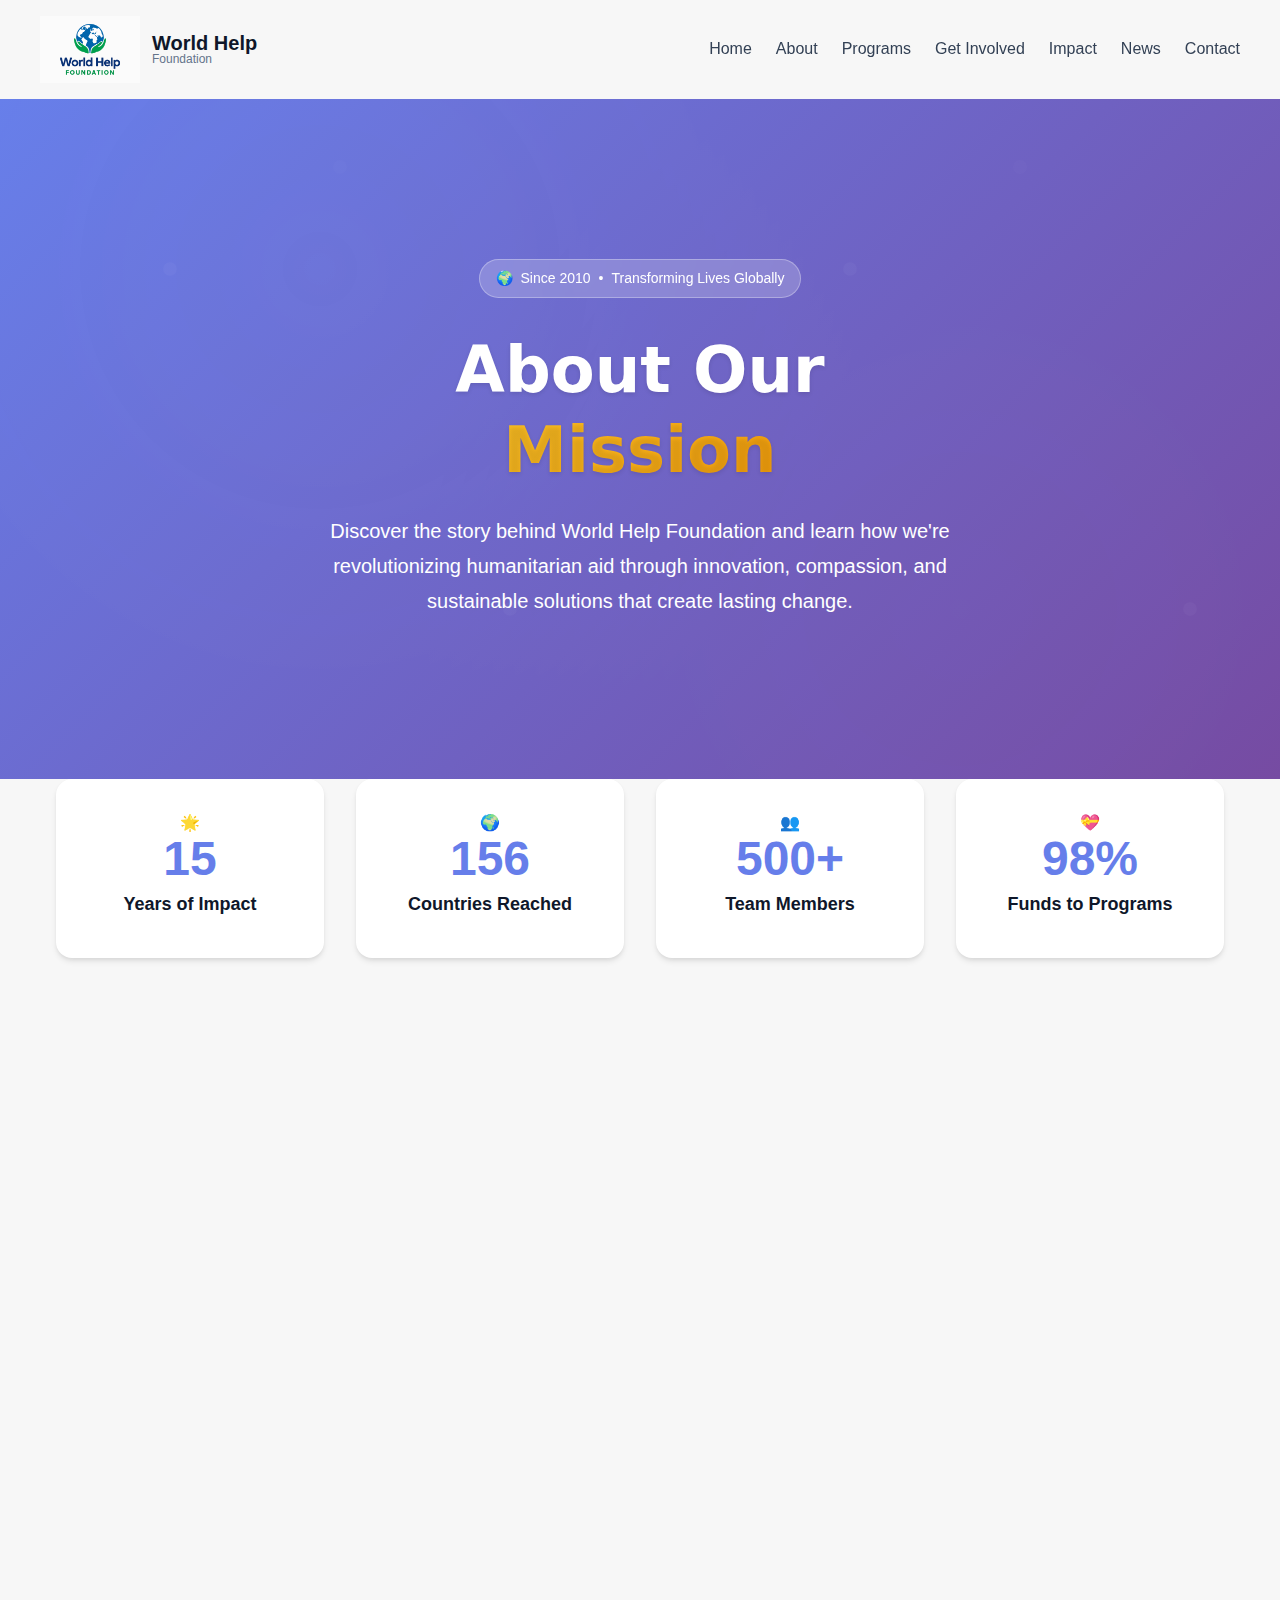
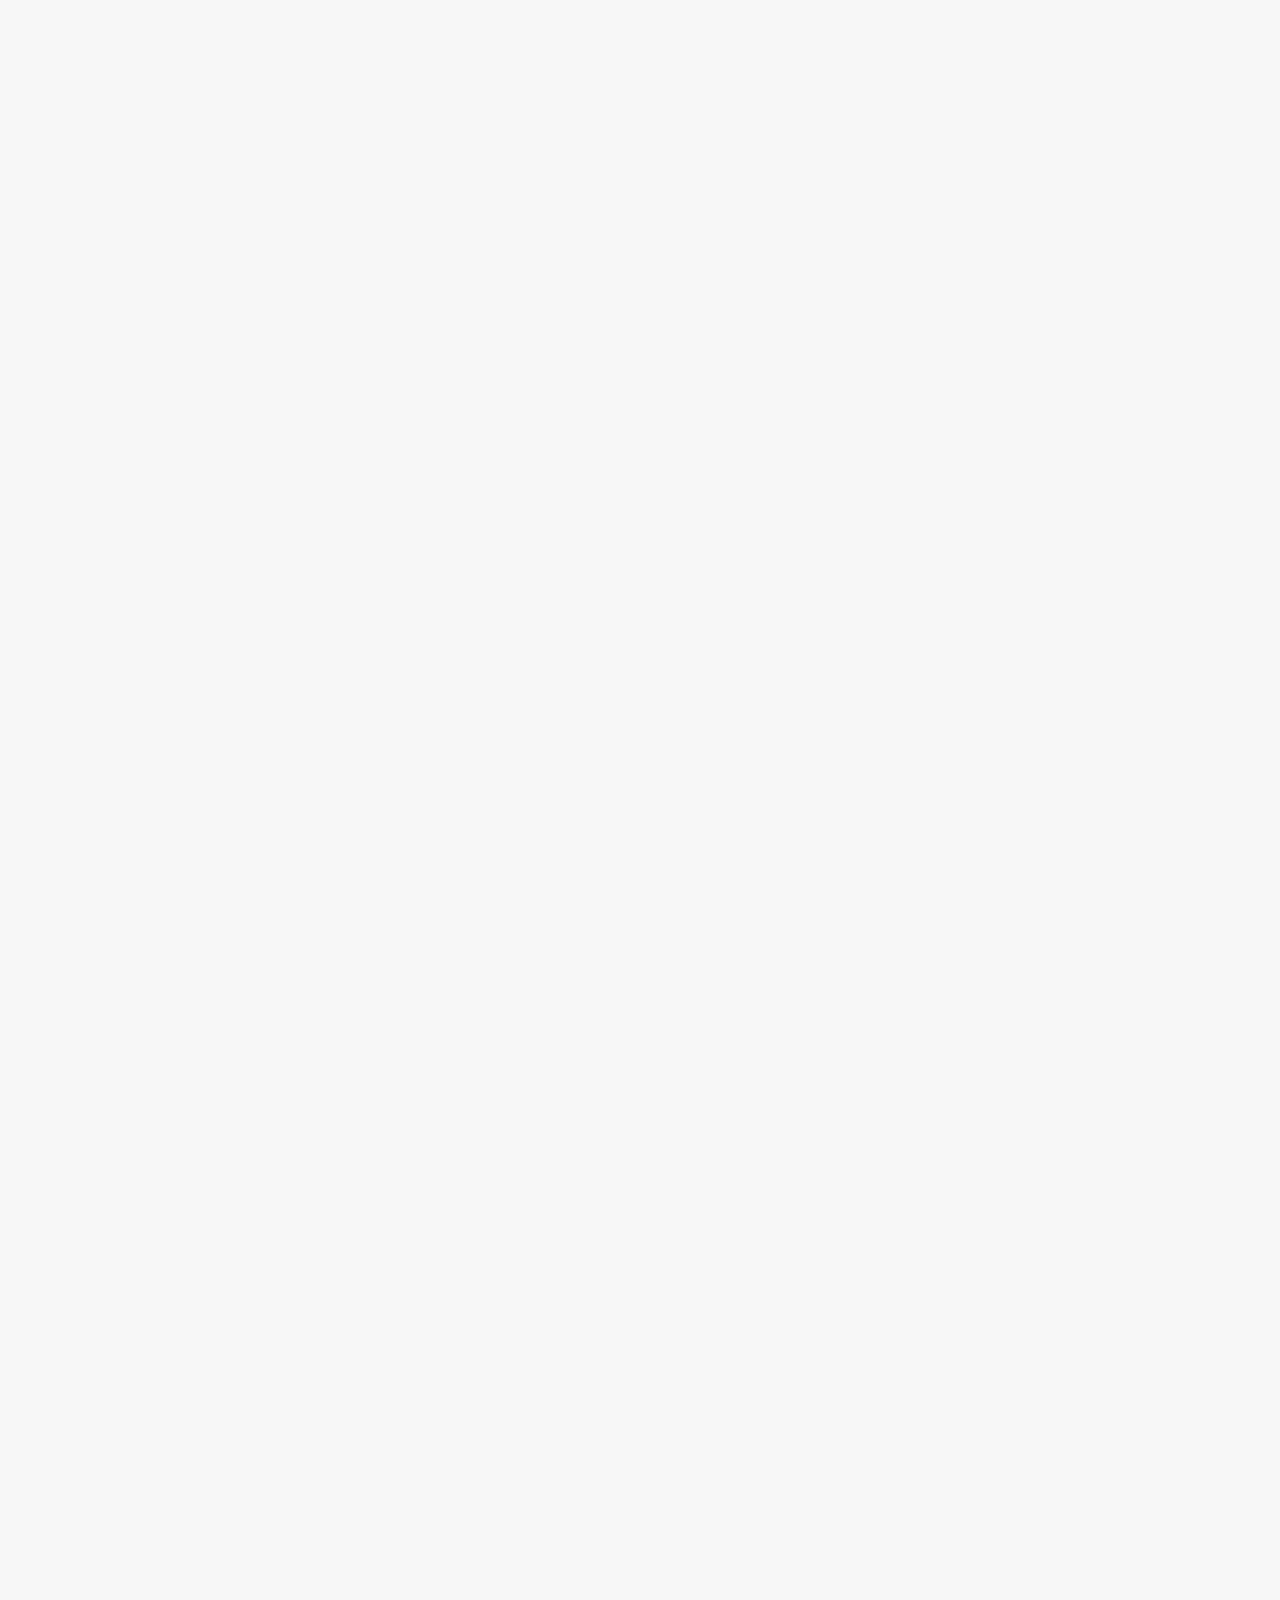
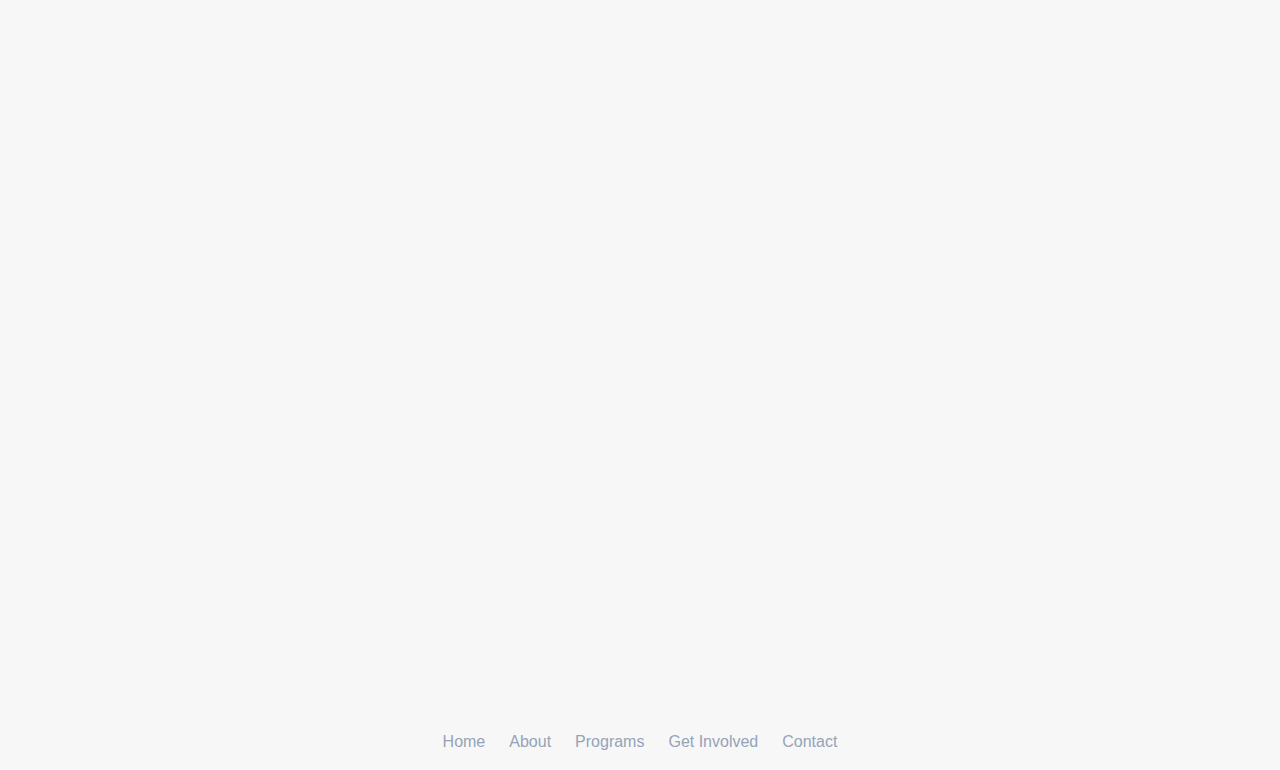
<file: World-help-foundation/about.html>
<!DOCTYPE html>
<html lang="en" data-theme="auto" class="no-js">
<head>
    <meta charset="UTF-8">
    <meta name="viewport" content="width=device-width, initial-scale=1.0, viewport-fit=cover">
    <meta name="description" content="About World Help Foundation - Learn more about our mission, vision, and the team behind our global humanitarian efforts.">
    <meta name="keywords" content="about us, humanitarian mission, global charity, foundation team">
    <meta name="author" content="World Help Foundation">
    <meta name="robots" content="index, follow">
    <meta name="theme-color" content="#1a365d" media="(prefers-color-scheme: light)">
    <meta name="theme-color" content="#2d3748" media="(prefers-color-scheme: dark)">
    <meta name="color-scheme" content="light dark">

    <title>About Us | World Help Foundation</title>

    <!-- Favicon -->
    <link rel="icon" href="data:image/svg+xml,%3Csvg xmlns='http://www.w3.org/2000/svg' viewBox='0 0 40 40'%3E%3Ccircle cx='20' cy='20' r='18' fill='%23667eea'/%3E%3Cpath d='M12 20c0-4.418 3.582-8 8-8s8 3.582 8 8' stroke='white' stroke-width='2' fill='none'/%3E%3C/svg%3E" type="image/svg+xml">

    <!-- Link to external CSS file -->
    <link rel="stylesheet" href="styles.css">
</head>

<body>
    <header>
        <div class="container header-container">
            <a href="index.html" class="logo">
                <div class="logo-icon">
                    <img src="images/world-help-logo.svg.png" alt="World Help Foundation Logo" class="logo-icon">
                        <circle cx="20" cy="20" r="18" fill="url(#logoGradient)" stroke="currentColor" stroke-width="2"/>
                        <path d="M12 20c0-4.418 3.582-8 8-8s8 3.582 8 8" stroke="white" stroke-width="2" fill="none"/>
                        <path d="M16 24c2.209 0 4-1.791 4-4s-1.791-4-4-4" stroke="white" stroke-width="2" fill="none"/>
                        <path d="M24 24c-2.209 0-4-1.791-4-4s1.791-4 4-4" stroke="white" stroke-width="2" fill="none"/>
                        <circle cx="20" cy="20" r="2" fill="white"/>
                        <defs>
                            <linearGradient id="logoGradient" x1="0%" y1="0%" x2="100%" y2="100%">
                                <stop offset="0%" style="stop-color:#667eea"/>
                                <stop offset="100%" style="stop-color:#764ba2"/>
                            </linearGradient>
                        </defs>
                    </svg>
                </div>
                <div class="logo-text">
                    <div class="logo-main">World Help</div>
                    <div class="logo-sub">Foundation</div>
                </div>
            </a>
            <nav>
                <ul>
                    <li><a href="index.html">Home</a></li>
                    <li><a href="about.html">About</a></li>
                    <li><a href="programs.html">Programs</a></li>
                    <li><a href="get-involved.html">Get Involved</a></li>
                    <li><a href="impact.html">Impact</a></li>
                    <li><a href="news.html">News</a></li>
                    <li><a href="contact.html">Contact</a></li>
                </ul>
            </nav>
        </div>
    </header>

    <main>
        <!-- Hero Section -->
        <section class="hero about-hero">
            <div class="hero-background"></div>
            <div class="hero-content">
                <div class="container">
                    <div class="hero-badge animate-on-scroll">
                        <span>🌍</span>
                        <span>Since 2010</span>
                        <span>•</span>
                        <span>Transforming Lives Globally</span>
                    </div>
                    
                    <h1 class="hero-title animate-on-scroll">
                        About Our 
                        <br><span class="gradient-text">Mission</span>
                    </h1>
                    
                    <p class="hero-description animate-on-scroll">
                        Discover the story behind World Help Foundation and learn how we're 
                        revolutionizing humanitarian aid through innovation, compassion, and 
                        sustainable solutions that create lasting change.
                    </p>
                </div>
            </div>
        </section>

        <!-- Quick Stats -->
        <section class="quick-stats">
            <div class="container">
                <div class="stats-grid">
                    <div class="stat-card animate-on-scroll">
                        <div class="stat-icon">🌟</div>
                        <div class="stat-number">15</div>
                        <div class="stat-label">Years of Impact</div>
                    </div>
                    <div class="stat-card animate-on-scroll">
                        <div class="stat-icon">🌍</div>
                        <div class="stat-number">156</div>
                        <div class="stat-label">Countries Reached</div>
                    </div>
                    <div class="stat-card animate-on-scroll">
                        <div class="stat-icon">👥</div>
                        <div class="stat-number">500+</div>
                        <div class="stat-label">Team Members</div>
                    </div>
                    <div class="stat-card animate-on-scroll">
                        <div class="stat-icon">💝</div>
                        <div class="stat-number">98%</div>
                        <div class="stat-label">Funds to Programs</div>
                    </div>
                </div>
            </div>
        </section>

        <!-- Main Content -->
        <div class="container">
            <!-- About Us Section -->
            <section class="section content-section">
                <div class="section-header animate-on-scroll">
                    <div class="section-badge">
                        <span>🏢</span>
                        <span>Our Story</span>
                    </div>
                    <h2 class="section-title">Who We Are</h2>
                </div>
                <div class="content-grid">
                    <div class="content-text animate-on-scroll">
                        <p>Welcome to World Help Foundation, a leading global humanitarian organization dedicated to transforming lives and creating lasting change through innovative aid programs. Since our founding in 2010, we have been committed to addressing the root causes of poverty and providing sustainable solutions that empower communities worldwide.</p>
                        
                        <p>We believe that every person deserves access to basic necessities like clean water, education, healthcare, and economic opportunities. Our approach combines cutting-edge technology with grassroots community engagement to create solutions that are both effective and sustainable.</p>
                    </div>
                    <div class="content-visual animate-on-scroll">
                        <div class="visual-card">
                            <div class="visual-icon">🤝</div>
                            <h4>Community-Centered</h4>
                            <p>We work alongside local communities to ensure our programs meet real needs and create lasting impact.</p>
                        </div>
                    </div>
                </div>
            </section>

            <!-- Mission & Vision -->
            <section class="mission-vision-section">
                <div class="mission-vision-grid">
                    <div class="mission-card animate-on-scroll">
                        <div class="card-icon">🎯</div>
                        <h2>Our Mission</h2>
                        <p>Our mission is to alleviate suffering, promote dignity, and foster hope by delivering high-impact humanitarian programs that address critical needs in education, healthcare, clean water, and economic development. We strive to create a world where every individual has the opportunity to thrive and reach their full potential.</p>
                        <div class="card-features">
                            <div class="feature">✓ Emergency Relief</div>
                            <div class="feature">✓ Education Access</div>
                            <div class="feature">✓ Healthcare Innovation</div>
                            <div class="feature">✓ Economic Development</div>
                        </div>
                    </div>

                    <div class="vision-card animate-on-scroll">
                        <div class="card-icon">🌟</div>
                        <h2>Our Vision</h2>
                        <p>Our vision is a world free from poverty, where all people have access to the resources and opportunities they need to build better lives for themselves and their families. We envision a future where communities are resilient, self-sufficient, and able to sustain their own development.</p>
                        <div class="card-features">
                            <div class="feature">✓ Poverty Elimination</div>
                            <div class="feature">✓ Community Resilience</div>
                            <div class="feature">✓ Sustainable Development</div>
                            <div class="feature">✓ Global Equity</div>
                        </div>
                    </div>
                </div>
            </section>

            <!-- History Timeline -->
            <section class="history-section">
                <div class="section-header animate-on-scroll">
                    <div class="section-badge">
                        <span>📅</span>
                        <span>Our Journey</span>
                    </div>
                    <h2 class="section-title">Our History</h2>
                    <p class="section-description">From humble beginnings to global impact</p>
                </div>

                <div class="timeline">
                    <div class="timeline-item animate-on-scroll">
                        <div class="timeline-date">2010</div>
                        <div class="timeline-content">
                            <h3>Foundation Established</h3>
                            <p>World Help Foundation was established by a group of passionate humanitarian workers who shared a common goal: to make a tangible difference in the lives of those affected by poverty and disaster.</p>
                        </div>
                    </div>

                    <div class="timeline-item animate-on-scroll">
                        <div class="timeline-date">2015</div>
                        <div class="timeline-content">
                            <h3>Global Expansion</h3>
                            <p>We expanded our operations to 50 countries across 4 continents, establishing regional offices and partnerships with local organizations.</p>
                        </div>
                    </div>

                    <div class="timeline-item animate-on-scroll">
                        <div class="timeline-date">2020</div>
                        <div class="timeline-content">
                            <h3>Innovation Focus</h3>
                            <p>Launched our Innovation Lab, developing cutting-edge solutions including AI-powered emergency response and blockchain-verified impact tracking.</p>
                        </div>
                    </div>

                    <div class="timeline-item animate-on-scroll">
                        <div class="timeline-date">2025</div>
                        <div class="timeline-content">
                            <h3>Present Day</h3>
                            <p>Today, we operate in 156 countries with over 500 team members, having transformed over 3.2 million lives while maintaining our core values of compassion, integrity, and excellence.</p>
                        </div>
                    </div>
                </div>
            </section>

            <!-- Team Section -->
            <section class="team-section">
                <div class="section-header animate-on-scroll">
                    <div class="section-badge">
                        <span>👥</span>
                        <span>Our People</span>
                    </div>
                    <h2 class="section-title">Meet Our Team</h2>
                    <p class="section-description">Dedicated professionals united by a shared commitment to making a positive impact</p>
                </div>

                <div class="team-grid">
                    <div class="team-card animate-on-scroll">
                        <div class="team-icon">🌍</div>
                        <h3>Field Workers</h3>
                        <p>Our frontline heroes work directly with communities, implementing programs and providing immediate assistance where it's needed most.</p>
                    </div>

                    <div class="team-card animate-on-scroll">
                        <div class="team-icon">📋</div>
                        <h3>Program Managers</h3>
                        <p>Strategic leaders who design, oversee, and optimize our humanitarian programs to ensure maximum impact and sustainability.</p>
                    </div>

                    <div class="team-card animate-on-scroll">
                        <div class="team-icon">💰</div>
                        <h3>Fundraising Experts</h3>
                        <p>Passionate advocates who build relationships with donors and partners to secure the resources needed for our mission.</p>
                    </div>

                    <div class="team-card animate-on-scroll">
                        <div class="team-icon">⚙️</div>
                        <h3>Support Staff</h3>
                        <p>Administrative and technical professionals who ensure our operations run smoothly and efficiently across all regions.</p>
                    </div>
                </div>

                <div class="team-values animate-on-scroll">
                    <h3>United by Our Values</h3>
                    <p>We are united by our shared commitment to making a positive impact in the world and our belief in the power of collective action. Together, we work tirelessly to create meaningful change and improve the lives of those we serve.</p>
                    
                    <div class="values-grid">
                        <div class="value-item">
                            <span class="value-icon">❤️</span>
                            <span>Compassion</span>
                        </div>
                        <div class="value-item">
                            <span class="value-icon">🎯</span>
                            <span>Integrity</span>
                        </div>
                        <div class="value-item">
                            <span class="value-icon">⭐</span>
                            <span>Excellence</span>
                        </div>
                        <div class="value-item">
                            <span class="value-icon">🚀</span>
                            <span>Innovation</span>
                        </div>
                    </div>
                </div>
            </section>
        </div>

        <!-- Call to Action -->
        <section class="cta-section">
            <div class="container">
                <div class="cta-content animate-on-scroll">
                    <h2>Ready to Make a Difference?</h2>
                    <p>Join us in our mission to transform lives and create lasting change around the world.</p>
                    <div class="cta-actions">
                        <a href="donate.html" class="cta-btn primary">
                            <span>Donate Now</span>
                        </a>
                        <a href="contact.html" class="cta-btn secondary">
                            <span>Get Involved</span>
                        </a>
                    </div>
                </div>
            </div>
        </section>
    </main>

    <ul class="footer-links">
    <li><a href="index.html">Home</a></li>
    <li><a href="about.html">About</a></li>
    <li><a href="programs.html">Programs</a></li>
    <li><a href="get-involved.html">Get Involved</a></li>
    <li><a href="contact.html">Contact</a></li>
</ul>

    <script>
        // Scroll animations
        if ('IntersectionObserver' in window) {
            const observer = new IntersectionObserver((entries) => {
                entries.forEach(entry => {
                    if (entry.isIntersecting) {
                        entry.target.classList.add('visible');
                        observer.unobserve(entry.target);
                    }
                });
            }, {
                threshold: 0.1,
                rootMargin: '50px'
            });

            document.querySelectorAll('.animate-on-scroll').forEach(el => {
                observer.observe(el);
            });
        } else {
            // Fallback for older browsers
            document.querySelectorAll('.animate-on-scroll').forEach(el => {
                el.classList.add('visible');
            });
        }
    </script>
</body>
</html>
</file>
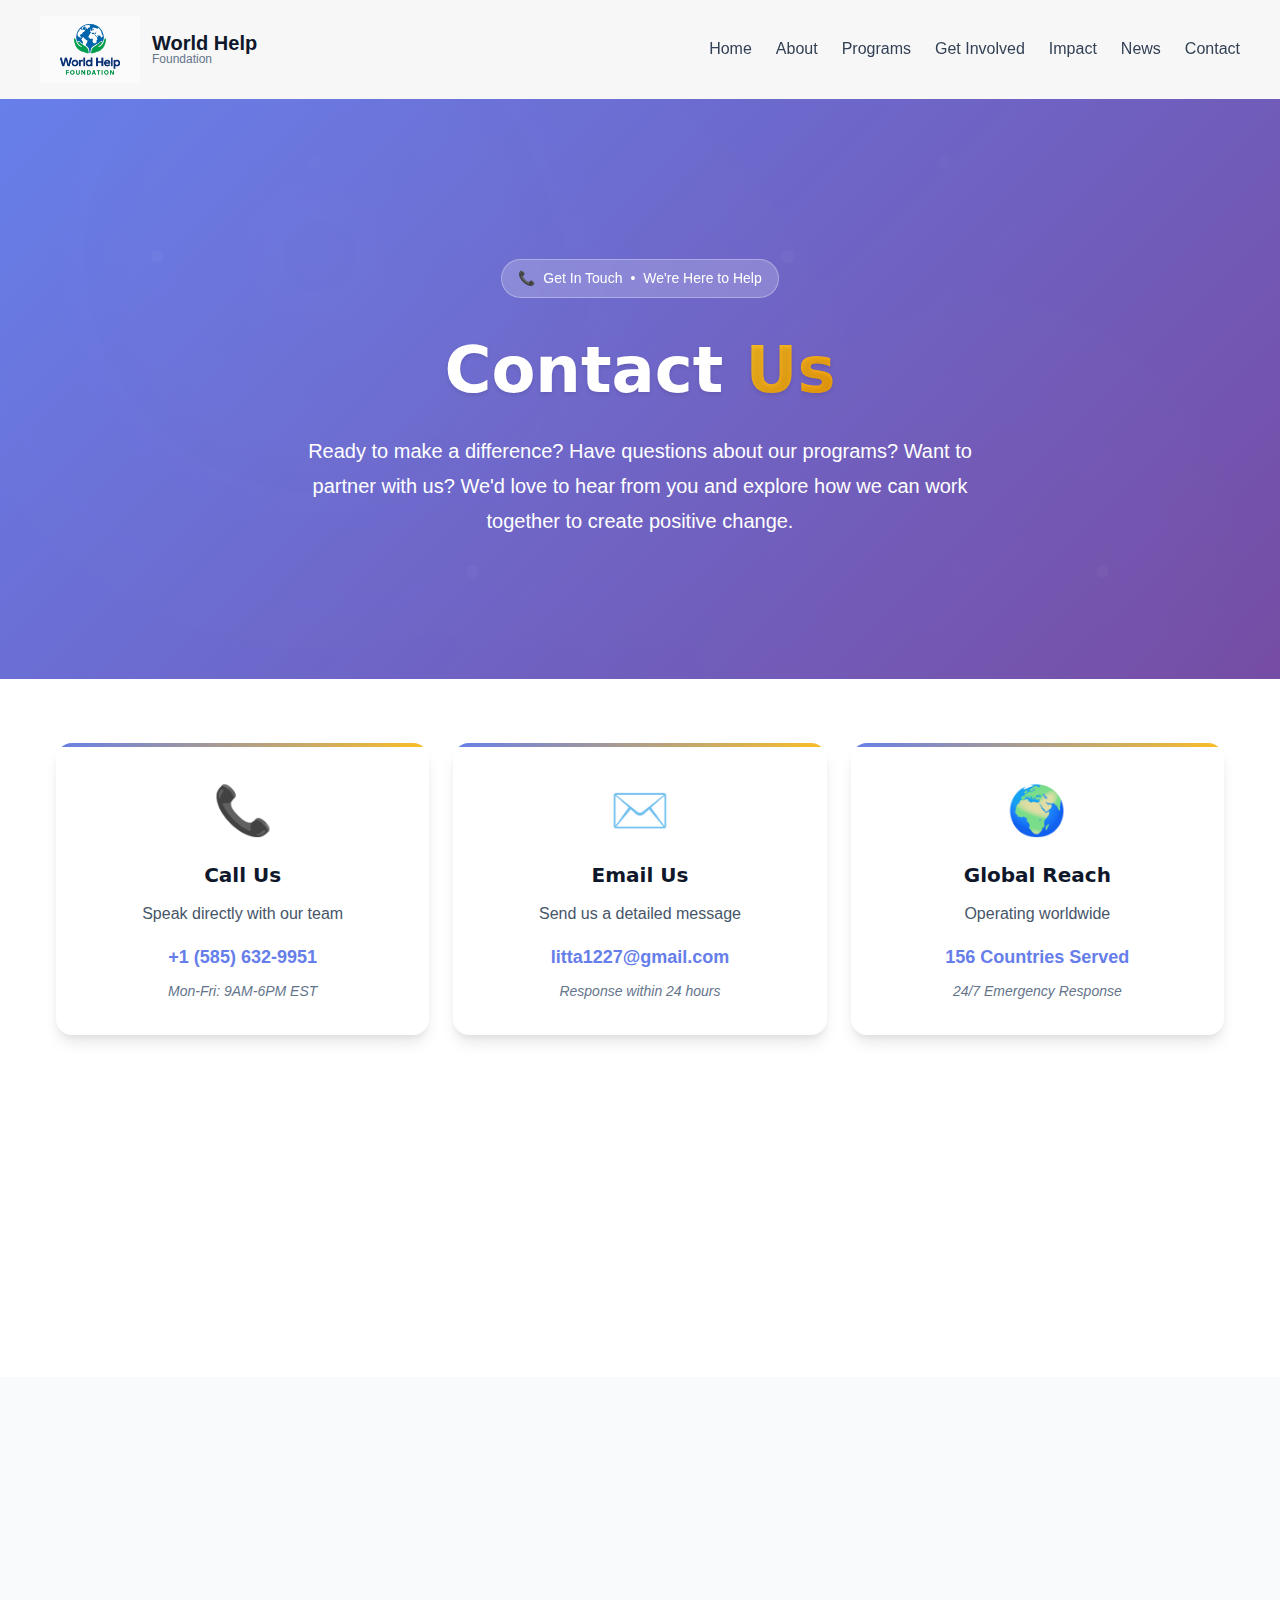
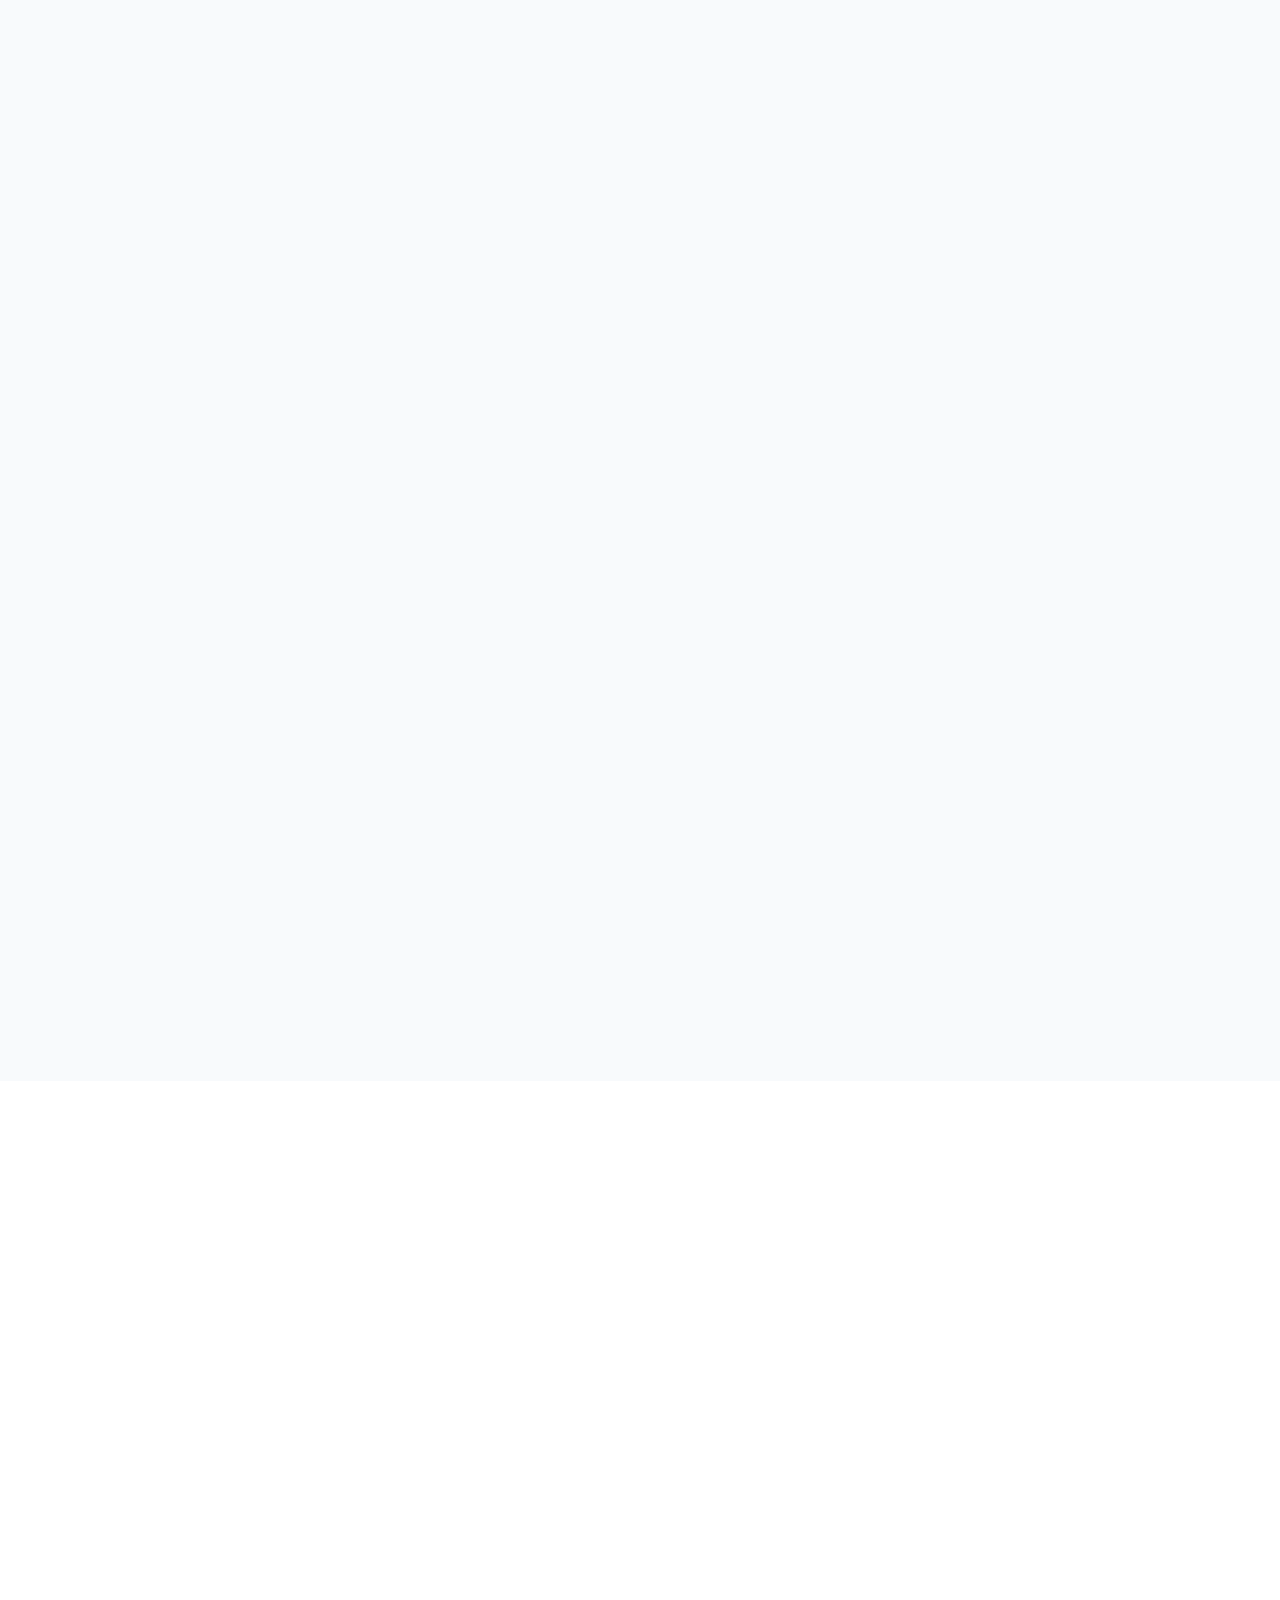
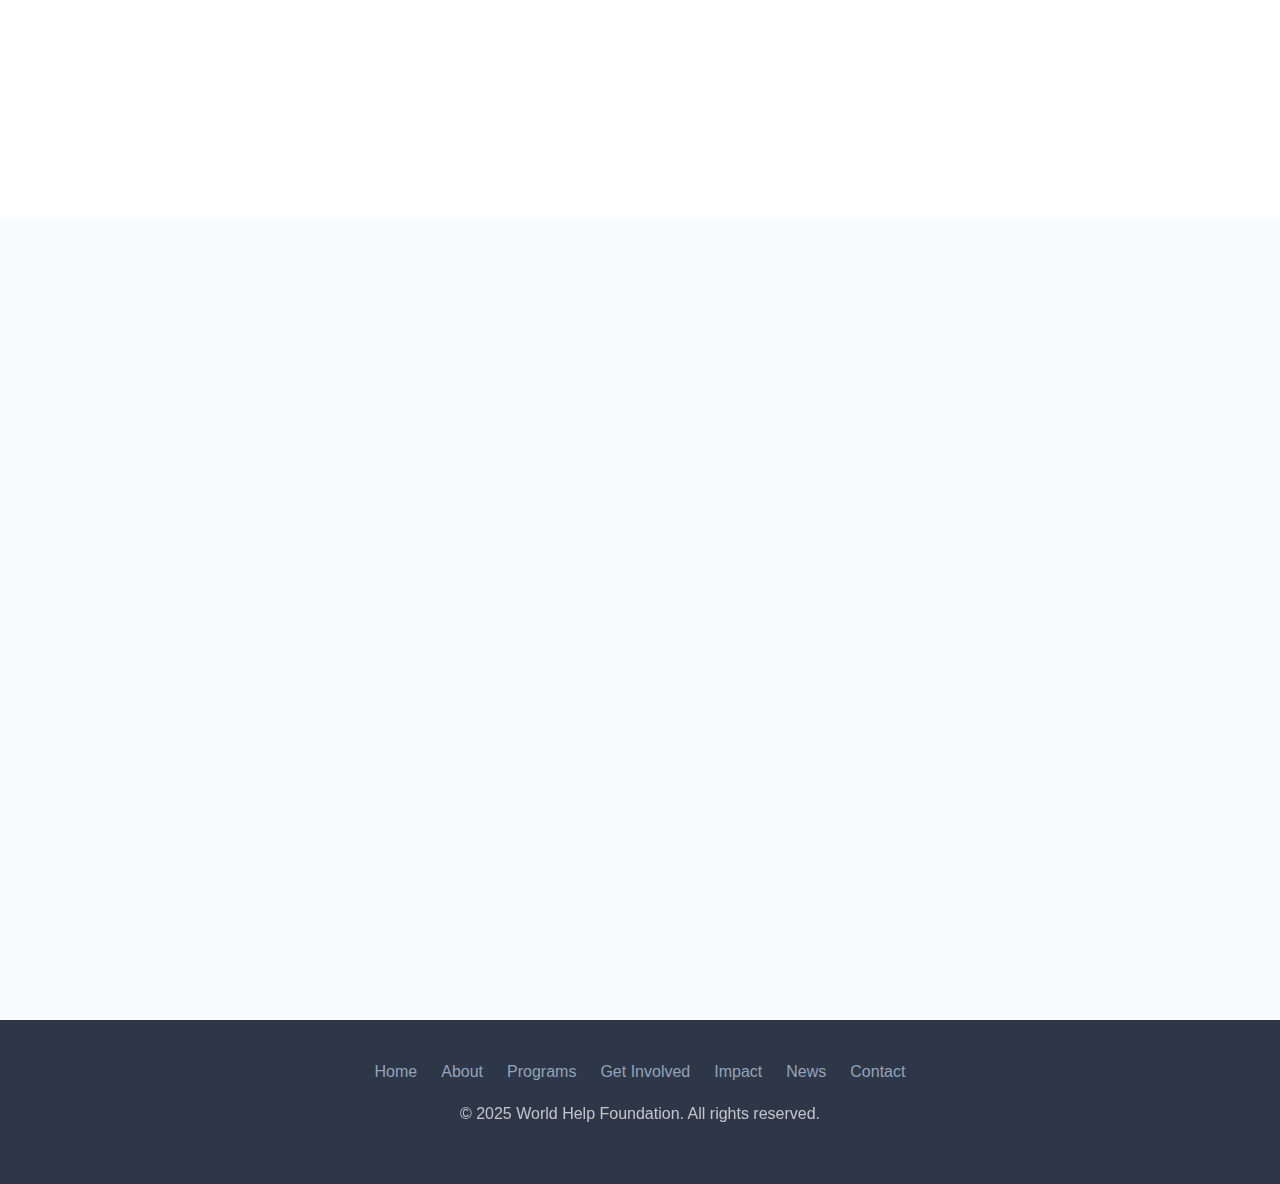
<file: World-help-foundation/contact.html>
<!DOCTYPE html>
<html lang="en" data-theme="auto" class="no-js">
<head>
    <meta charset="UTF-8">
    <meta name="viewport" content="width=device-width, initial-scale=1.0, viewport-fit=cover">
    <meta name="description" content="Contact World Help Foundation - Get in touch with our team for inquiries, partnerships, or to learn more about our humanitarian programs.">
    <meta name="keywords" content="contact us, humanitarian contact, charity contact, get involved, volunteer contact">
    <meta name="author" content="World Help Foundation">
    <meta name="robots" content="index, follow">
    <meta name="theme-color" content="#1a365d" media="(prefers-color-scheme: light)">
    <meta name="theme-color" content="#2d3748" media="(prefers-color-scheme: dark)">
    <meta name="color-scheme" content="light dark">

    <title>Contact Us | World Help Foundation</title>

    <!-- Favicon -->
    <link rel="icon" href="data:image/svg+xml,%3Csvg xmlns='http://www.w3.org/2000/svg' viewBox='0 0 40 40'%3E%3Ccircle cx='20' cy='20' r='18' fill='%23667eea'/%3E%3Cpath d='M12 20c0-4.418 3.582-8 8-8s8 3.582 8 8' stroke='white' stroke-width='2' fill='none'/%3E%3C/svg%3E" type="image/svg+xml">

    <!-- Link to external CSS file -->
    <link rel="stylesheet" href="styles.css">
</head>

<body>
    <header>
        <div class="container header-container">
            <a href="index.html" class="logo">
                <div class="logo-icon">
<img src="images/world-help-logo.svg.png" alt="World Help Foundation Logo" class="logo-icon">
                        <circle cx="20" cy="20" r="18" fill="url(#logoGradient)" stroke="currentColor" stroke-width="2"/>
                        <path d="M12 20c0-4.418 3.582-8 8-8s8 3.582 8 8" stroke="white" stroke-width="2" fill="none"/>
                        <path d="M16 24c2.209 0 4-1.791 4-4s-1.791-4-4-4" stroke="white" stroke-width="2" fill="none"/>
                        <path d="M24 24c-2.209 0-4-1.791-4-4s1.791-4 4-4" stroke="white" stroke-width="2" fill="none"/>
                        <circle cx="20" cy="20" r="2" fill="white"/>
                        <defs>
                            <linearGradient id="logoGradient" x1="0%" y1="0%" x2="100%" y2="100%">
                                <stop offset="0%" style="stop-color:#667eea"/>
                                <stop offset="100%" style="stop-color:#764ba2"/>
                            </linearGradient>
                        </defs>
                    </svg>
                </div>
                <div class="logo-text">
                    <div class="logo-main">World Help</div>
                    <div class="logo-sub">Foundation</div>
                </div>
            </a>
            <nav>
                <ul>
                    <li><a href="index.html">Home</a></li>
                    <li><a href="about.html">About</a></li>
                    <li><a href="programs.html">Programs</a></li>
                    <li><a href="get-involved.html">Get Involved</a></li>
                    <li><a href="impact.html">Impact</a></li>
                    <li><a href="news.html">News</a></li>
                    <li><a href="contact.html">Contact</a></li>
                </ul>
            </nav>
        </div>
    </header>

    <main>
        <!-- Hero Section -->
        <section class="hero contact-hero">
            <div class="hero-background"></div>
            <div class="hero-content">
                <div class="container">
                    <div class="hero-badge animate-on-scroll">
                        <span>📞</span>
                        <span>Get In Touch</span>
                        <span>•</span>
                        <span>We're Here to Help</span>
                    </div>
                    
                    <h1 class="hero-title animate-on-scroll">
                        Contact <span class="gradient-text">Us</span>
                    </h1>
                    
                    <p class="hero-description animate-on-scroll">
                        Ready to make a difference? Have questions about our programs? 
                        Want to partner with us? We'd love to hear from you and explore 
                        how we can work together to create positive change.
                    </p>
                </div>
            </div>
        </section>

        <!-- Contact Info Cards -->
        <section class="contact-info-section">
            <div class="container">
                <div class="contact-cards-grid">
                    <div class="contact-card animate-on-scroll">
                        <div class="contact-icon">📞</div>
                        <h3>Call Us</h3>
                        <p>Speak directly with our team</p>
                        <a href="tel:+15856329951" class="contact-link">+1 (585) 632-9951</a>
                        <span class="contact-hours">Mon-Fri: 9AM-6PM EST</span>
                    </div>

                    <div class="contact-card animate-on-scroll">
                        <div class="contact-icon">✉️</div>
                        <h3>Email Us</h3>
                        <p>Send us a detailed message</p>
                        <a href="mailto:litta1227@gmail.com" class="contact-link">litta1227@gmail.com</a>
                        <span class="contact-hours">Response within 24 hours</span>
                    </div>

                    <div class="contact-card animate-on-scroll">
                        <div class="contact-icon">🌍</div>
                        <h3>Global Reach</h3>
                        <p>Operating worldwide</p>
                        <span class="contact-link">156 Countries Served</span>
                        <span class="contact-hours">24/7 Emergency Response</span>
                    </div>

                    <div class="contact-card animate-on-scroll">
                        <div class="contact-icon">💬</div>
                        <h3>Social Media</h3>
                        <p>Follow our daily impact</p>
                        <div class="social-links-contact">
                            <a href="https://facebook.com/worldhelp" target="_blank">Facebook</a>
                            <a href="https://twitter.com/worldhelp" target="_blank">Twitter</a>
                            <a href="https://instagram.com/worldhelp" target="_blank">Instagram</a>
                        </div>
                    </div>
                </div>
            </div>
        </section>

        <!-- Contact Form Section -->
        <section class="contact-form-section">
            <div class="container">
                <div class="contact-form-grid">
                    <div class="form-intro animate-on-scroll">
                        <div class="section-badge">
                            <span>📝</span>
                            <span>Send Message</span>
                        </div>
                        <h2>Get in Touch</h2>
                        <p>Whether you're interested in volunteering, partnering with us, or simply want to learn more about our work, we're here to help. Fill out the form and we'll get back to you as soon as possible.</p>
                        
                        <div class="contact-features">
                            <div class="feature-item">
                                <span class="feature-icon">⚡</span>
                                <span>Quick Response</span>
                            </div>
                            <div class="feature-item">
                                <span class="feature-icon">🤝</span>
                                <span>Personal Support</span>
                            </div>
                            <div class="feature-item">
                                <span class="feature-icon">🔒</span>
                                <span>Secure & Private</span>
                            </div>
                        </div>
                    </div>

                    <div class="contact-form-container animate-on-scroll">
                        <form class="contact-form" id="contactForm">
                            <div class="form-row">
                                <div class="form-group">
                                    <label for="firstName">First Name *</label>
                                    <input type="text" id="firstName" name="firstName" required>
                                </div>
                                <div class="form-group">
                                    <label for="lastName">Last Name *</label>
                                    <input type="text" id="lastName" name="lastName" required>
                                </div>
                            </div>

                            <div class="form-group">
                                <label for="email">Email Address *</label>
                                <input type="email" id="email" name="email" required>
                            </div>

                            <div class="form-group">
                                <label for="phone">Phone Number</label>
                                <input type="tel" id="phone" name="phone">
                            </div>

                            <div class="form-group">
                                <label for="subject">Subject *</label>
                                <select id="subject" name="subject" required>
                                    <option value="">Please select a subject</option>
                                    <option value="general">General Inquiry</option>
                                    <option value="volunteer">Volunteer Opportunities</option>
                                    <option value="donation">Donation Questions</option>
                                    <option value="partnership">Partnership Opportunities</option>
                                    <option value="media">Media Inquiries</option>
                                    <option value="emergency">Emergency Response</option>
                                    <option value="other">Other</option>
                                </select>
                            </div>

                            <div class="form-group">
                                <label for="message">Message *</label>
                                <textarea id="message" name="message" rows="6" placeholder="Tell us how we can help you or how you'd like to get involved..." required></textarea>
                            </div>

                            <div class="form-group checkbox-group">
                                <label class="checkbox-label">
                                    <input type="checkbox" id="newsletter" name="newsletter">
                                    <span class="checkmark"></span>
                                    Subscribe to our newsletter for updates on our humanitarian work
                                </label>
                            </div>

                            <button type="submit" class="btn-primary">
                                <span>Send Message</span>
                                <svg width="20" height="20" fill="currentColor" viewBox="0 0 20 20">
                                    <path fill-rule="evenodd" d="M10.293 3.293a1 1 0 011.414 0l6 6a1 1 0 010 1.414l-6 6a1 1 0 01-1.414-1.414L14.586 11H3a1 1 0 110-2h11.586l-4.293-4.293a1 1 0 010-1.414z" clip-rule="evenodd"/>
                                </svg>
                            </button>
                        </form>
                    </div>
                </div>
            </div>
        </section>

        <!-- Quick Contact Section -->
        <section class="quick-contact-section">
            <div class="container">
                <div class="section-header animate-on-scroll">
                    <div class="section-badge">
                        <span>🚀</span>
                        <span>Quick Actions</span>
                    </div>
                    <h2>Need Immediate Help?</h2>
                    <p>For urgent matters or immediate assistance, here are the fastest ways to reach us.</p>
                </div>

                <div class="quick-actions-grid">
                    <div class="quick-action-card animate-on-scroll">
                        <div class="action-icon">🆘</div>
                        <h3>Emergency Response</h3>
                        <p>Report a crisis or request emergency humanitarian assistance</p>
                        <a href="tel:+15856329951" class="action-btn emergency">Call Emergency Line</a>
                    </div>

                    <div class="quick-action-card animate-on-scroll">
                        <div class="action-icon">💝</div>
                        <h3>Make a Donation</h3>
                        <p>Support our mission with a direct contribution</p>
                        <a href="donate.html" class="action-btn donate">Donate Now</a>
                    </div>

                    <div class="quick-action-card animate-on-scroll">
                        <div class="action-icon">🤝</div>
                        <h3>Volunteer Today</h3>
                        <p>Join our team and make a direct impact</p>
                        <a href="mailto:litta1227@gmail.com?subject=Volunteer Inquiry" class="action-btn volunteer">Apply to Volunteer</a>
                    </div>
                </div>
            </div>
        </section>

        <!-- FAQ Section -->
        <section class="faq-section">
            <div class="container">
                <div class="section-header animate-on-scroll">
                    <div class="section-badge">
                        <span>❓</span>
                        <span>FAQ</span>
                    </div>
                    <h2>Frequently Asked Questions</h2>
                    <p>Quick answers to common questions about our organization and how to get involved.</p>
                </div>

                <div class="faq-grid">
                    <div class="faq-item animate-on-scroll">
                        <h3>How can I volunteer with World Help Foundation?</h3>
                        <p>We offer various volunteer opportunities both locally and internationally. Contact us at <a href="mailto:litta1227@gmail.com">litta1227@gmail.com</a> or call <a href="tel:+15856329951">+1 (585) 632-9951</a> to discuss available positions that match your skills and interests.</p>
                    </div>

                    <div class="faq-item animate-on-scroll">
                        <h3>How are donations used?</h3>
                        <p>98% of all donations go directly to our humanitarian programs. Only 2% is used for administrative costs, ensuring maximum impact for your contribution.</p>
                    </div>

                    <div class="faq-item animate-on-scroll">
                        <h3>Do you partner with other organizations?</h3>
                        <p>Yes! We actively seek partnerships with NGOs, corporations, and government agencies. Email us at <a href="mailto:litta1227@gmail.com">litta1227@gmail.com</a> to explore collaboration opportunities.</p>
                    </div>

                    <div class="faq-item animate-on-scroll">
                        <h3>How quickly do you respond to emergencies?</h3>
                        <p>Our emergency response team can deploy within 24-48 hours of a crisis. We maintain pre-positioned supplies and trained personnel globally for rapid deployment.</p>
                    </div>
                </div>
            </div>
        </section>
    </main>

    <footer>
        <div class="container">
            <ul class="footer-links">
                <li><a href="index.html">Home</a></li>
                <li><a href="about.html">About</a></li>
                <li><a href="programs.html">Programs</a></li>
                <li><a href="get-involved.html">Get Involved</a></li>
                <li><a href="impact.html">Impact</a></li>
                <li><a href="news.html">News</a></li>
                <li><a href="contact.html">Contact</a></li>
            </ul>
            <p>&copy; 2025 World Help Foundation. All rights reserved.</p>
        </div>
    </footer>

    <script>
// Enhanced form validation
function validateField(field) {
    const value = field.value.trim();
    const fieldName = field.name;
    let isValid = true;
    let errorMessage = '';
    
    // Remove existing error message
    const existingError = field.parentNode.querySelector('.error-message');
    if (existingError) existingError.remove();
    
    // Field-specific validation
    switch(fieldName) {
        case 'email':
            const emailRegex = /^[^\s@]+@[^\s@]+\.[^\s@]+$/;
            if (value && !emailRegex.test(value)) {
                isValid = false;
                errorMessage = 'Please enter a valid email address';
            }
            break;
        case 'phone':
            const phoneRegex = /^[\+]?[1-9][\d]{0,15}$/;
            if (value && !phoneRegex.test(value.replace(/\s/g, ''))) {
                isValid = false;
                errorMessage = 'Please enter a valid phone number';
            }
            break;
    }
    
    // Required field check
    if (field.hasAttribute('required') && !value) {
        isValid = false;
        errorMessage = 'This field is required';
    }
    
    // Update field styling and show error
    if (!isValid) {
        field.classList.add('error');
        const errorDiv = document.createElement('div');
        errorDiv.className = 'error-message';
        errorDiv.textContent = errorMessage;
        field.parentNode.appendChild(errorDiv);
    } else {
        field.classList.remove('error');
        field.classList.add('valid');
    }
    
    return isValid;
}

// Real-time validation
document.querySelectorAll('#contactForm input, #contactForm select, #contactForm textarea').forEach(field => {
    field.addEventListener('blur', () => validateField(field));
    field.addEventListener('input', () => {
        if (field.classList.contains('error')) {
            validateField(field);
        }
    });
});

// Enhanced form submission
document.getElementById('contactForm').addEventListener('submit', function(e) {
    e.preventDefault();
    
    const fields = this.querySelectorAll('input[required], select[required], textarea[required]');
    let allValid = true;
    
    // Validate all fields
    fields.forEach(field => {
        if (!validateField(field)) {
            allValid = false;
        }
    });
    
    if (!allValid) {
        const firstError = this.querySelector('.error');
        if (firstError) {
            firstError.scrollIntoView({ behavior: 'smooth', block: 'center' });
            firstError.focus();
        }
        return;
    }
    
    const button = this.querySelector('button[type="submit"]');
    const originalText = button.innerHTML;
    
    // Loading state
    button.innerHTML = '<span>Sending...</span>';
    button.disabled = true;
    this.classList.add('form-loading');
    
    setTimeout(() => {
        button.innerHTML = '<span>Message Sent! ✓</span>';
        this.classList.remove('form-loading');
        
        setTimeout(() => {
            button.innerHTML = originalText;
            button.disabled = false;
            this.reset();
            
            // Remove all validation classes
            fields.forEach(field => {
                field.classList.remove('valid', 'error');
            });
            
            alert('Thank you for your message! We\'ll get back to you within 24 hours.');
        }, 2000);
    }, 1500);
});

// Scroll animations (keep existing code)
if ('IntersectionObserver' in window) {
    const observer = new IntersectionObserver((entries) => {
        entries.forEach(entry => {
            if (entry.isIntersecting) {
                entry.target.classList.add('visible');
                observer.unobserve(entry.target);
            }
        });
    }, {
        threshold: 0.1,
        rootMargin: '50px'
    });

    document.querySelectorAll('.animate-on-scroll').forEach(el => {
        observer.observe(el);
    });
} else {
    document.querySelectorAll('.animate-on-scroll').forEach(el => {
        el.classList.add('visible');
    });
}
</script>
</body>
</html>
</file>
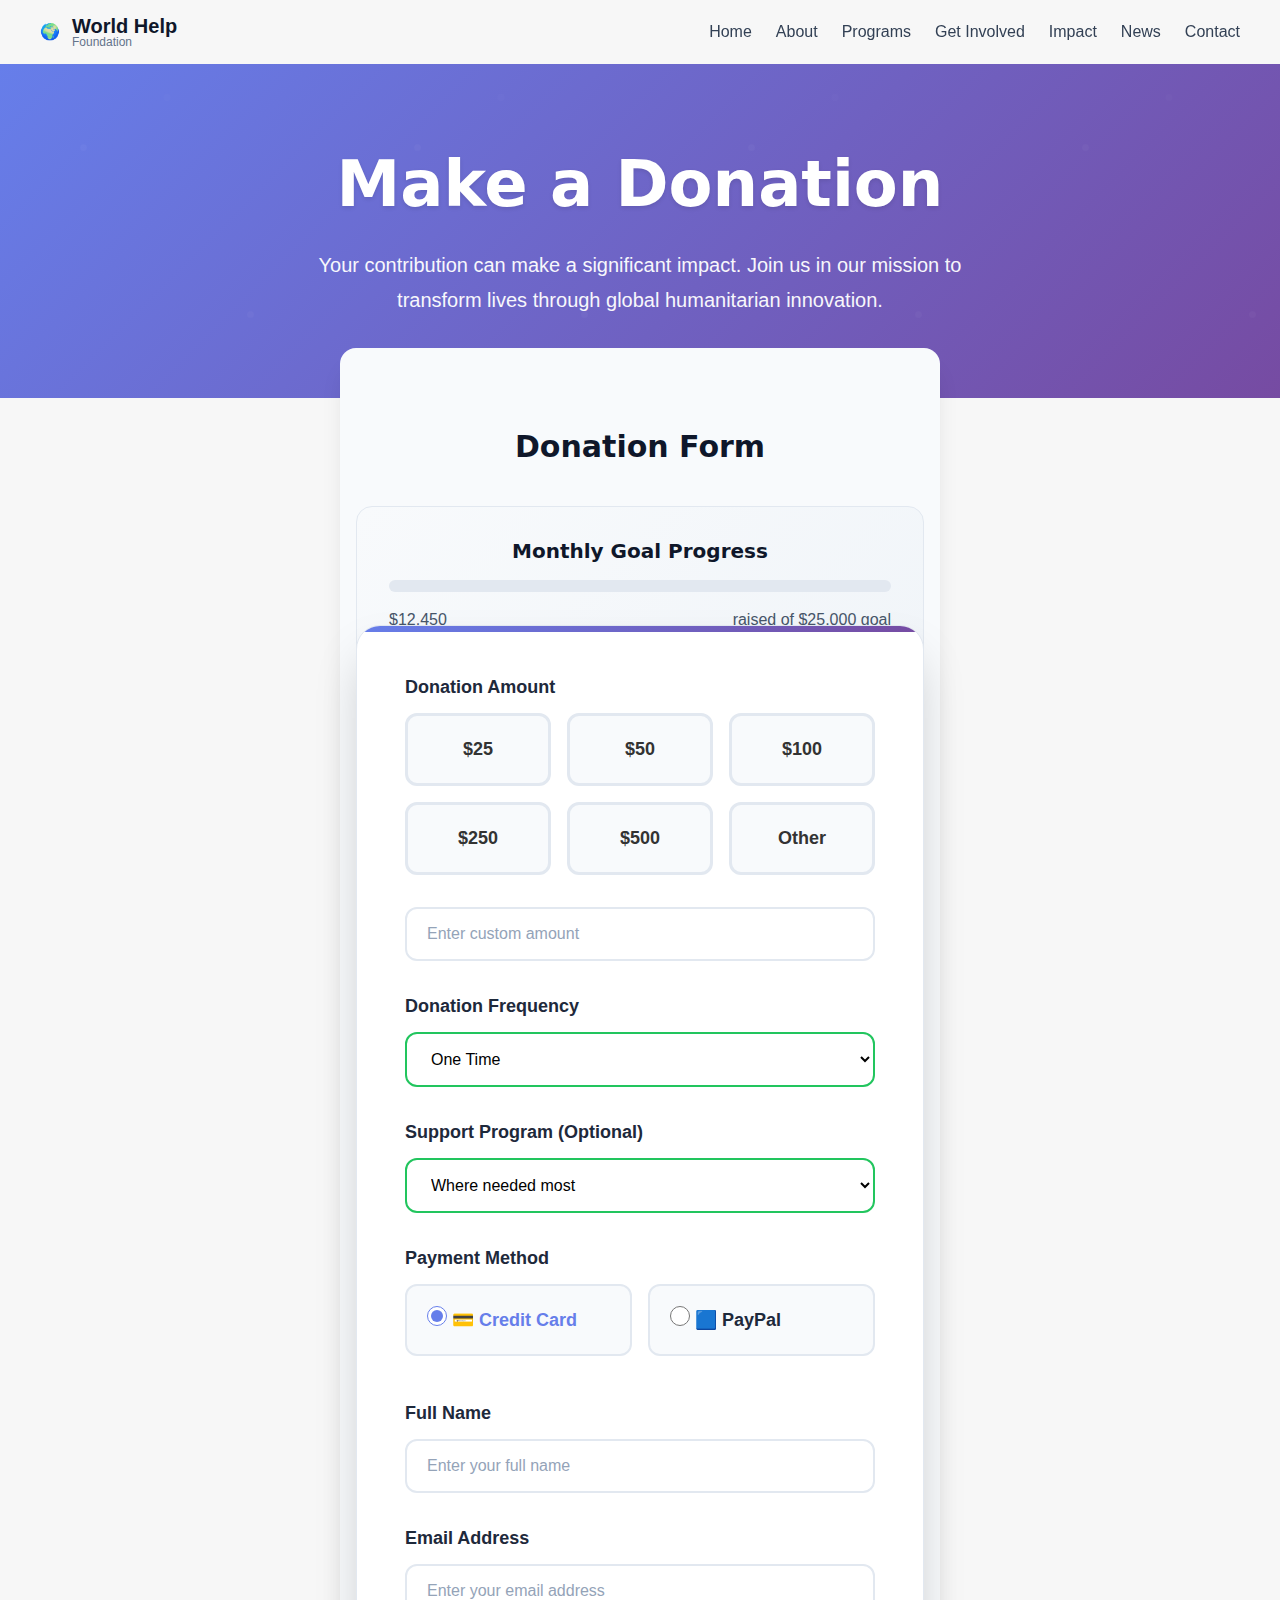
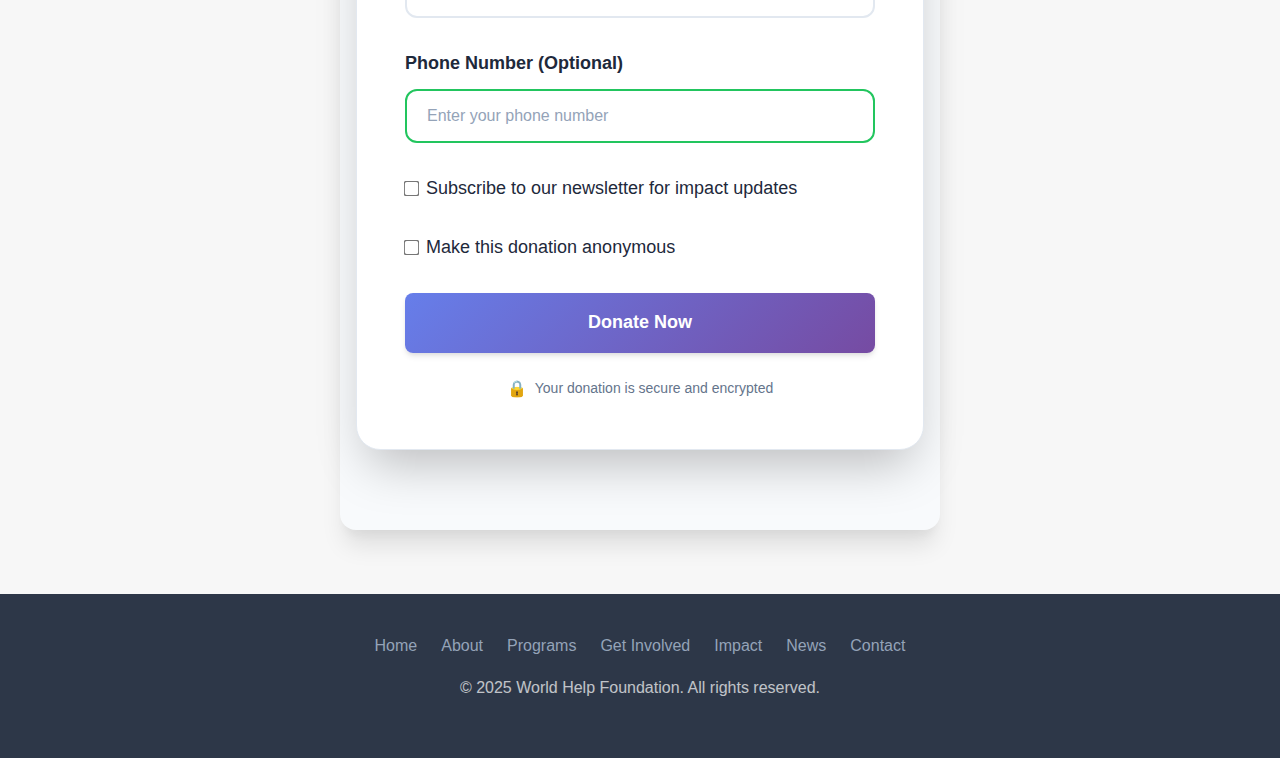
<file: World-help-foundation/donate.html>
<!DOCTYPE html>
<html lang="en" data-theme="auto" class="no-js">
<head>
    <meta charset="UTF-8">
    <meta name="viewport" content="width=device-width, initial-scale=1.0">
    <title>Donate | World Help Foundation</title>
    <link rel="stylesheet" href="styles.css">
</head>

<body>
    <header>
        <div class="container header-container">
            <a href="index.html" class="logo">
                <div class="logo-icon">🌍</div>
                <div class="logo-text">
                    <div class="logo-main">World Help</div>
                    <div class="logo-sub">Foundation</div>
                </div>
            </a>
            <nav>
                <ul>
                    <li><a href="index.html">Home</a></li>
                    <li><a href="about.html">About</a></li>
                    <li><a href="programs.html">Programs</a></li>
                    <li><a href="get-involved.html">Get Involved</a></li>
                    <li><a href="impact.html">Impact</a></li>
                    <li><a href="news.html">News</a></li>
                    <li><a href="contact.html">Contact</a></li>
                </ul>
            </nav>
        </div>
    </header>

    <main>
        <section class="hero">
            <div class="container">
                <h1>Make a Donation</h1>
                <p>Your contribution can make a significant impact. Join us in our mission to transform lives through global humanitarian innovation.</p>
            </div>
        </section>

        <section class="donation-form">
            <div class="container">
                <h2>Donation Form</h2>
                
                <div class="donation-progress">
                    <h3>Monthly Goal Progress</h3>
                    <div class="progress-bar">
                        <div class="progress-fill" id="progressFill"></div>
                    </div>
                    <div class="progress-text">
    <span id="currentAmount">$12,450</span>
    <span>raised of <span id="goalAmount">$25,000</span> goal</span>
</div>
                </div>

                <div class="form-container">
                    <form id="donationForm">
                        <div class="form-group">
                            <label for="amount">Donation Amount</label>
                            <div class="donation-options">
                                <div class="donation-option" onclick="selectAmount(this, 25)">
    <span>$25</span>
</div>
<div class="donation-option" onclick="selectAmount(this, 50)">
    <span>$50</span>
</div>
<div class="donation-option" onclick="selectAmount(this, 100)">
    <span>$100</span>
</div>
<div class="donation-option" onclick="selectAmount(this, 250)">
    <span>$250</span>
</div>
<div class="donation-option" onclick="selectAmount(this, 500)">
    <span>$500</span>
</div>
<div class="donation-option" onclick="selectAmount(this, '')">
    <span>Other</span>
</div>
                            </div>
                            <input type="number" id="amount" name="amount" placeholder="Enter custom amount" required min="1">
                        </div>

                        <div class="form-group">
                            <label for="frequency">Donation Frequency</label>
                            <select id="frequency" name="frequency">
                                <option value="one-time">One Time</option>
                                <option value="monthly">Monthly</option>
                                <option value="quarterly">Quarterly</option>
                                <option value="yearly">Yearly</option>
                            </select>
                        </div>

                        <div class="form-group">
                            <label for="program">Support Program (Optional)</label>
                            <select id="program" name="program">
                                <option value="">Where needed most</option>
                                <option value="clean-water">Clean Water Initiative</option>
                                <option value="education">Education Support</option>
                                <option value="healthcare">Healthcare Access</option>
                                <option value="emergency-relief">Emergency Relief</option>
                                <option value="food-security">Food Security</option>
                            </select>
                        </div>

                        <div class="form-group">
                            <label for="payment">Payment Method</label>
                            <div class="payment-methods">
                                <label class="payment-method">
                                    <input type="radio" name="payment" value="credit-card" checked>
                                    <span>💳 Credit Card</span>
                                </label>
                                <label class="payment-method">
                                    <input type="radio" name="payment" value="paypal">
                                    <span>🟦 PayPal</span>
                                </label>
                            </div>
                        </div>

                        <div class="form-group">
                            <label for="name">Full Name</label>
                            <input type="text" id="name" name="name" placeholder="Enter your full name" required>
                        </div>

                        <div class="form-group">
                            <label for="email">Email Address</label>
                            <input type="email" id="email" name="email" placeholder="Enter your email address" required>
                        </div>

                        <div class="form-group">
                            <label for="phone">Phone Number (Optional)</label>
                            <input type="tel" id="phone" name="phone" placeholder="Enter your phone number">
                        </div>

                        <div class="form-group">
                            <label>
                                <input type="checkbox" id="newsletter" name="newsletter" style="width: auto; margin-right: 0.5rem;">
                                Subscribe to our newsletter for impact updates
                            </label>
                        </div>

                        <div class="form-group">
                            <label>
                                <input type="checkbox" id="anonymous" name="anonymous" style="width: auto; margin-right: 0.5rem;">
                                Make this donation anonymous
                            </label>
                        </div>
                        
                        <button type="submit" class="btn-primary">
                            <span>Donate Now</span>
                        </button>

                        <div class="security-badge">
                            Your donation is secure and encrypted
                        </div>
                    </form>
                </div>
            </div>
        </section>
    </main>

    <footer>
        <div class="container">
            <ul class="footer-links">
                <li><a href="index.html">Home</a></li>
                <li><a href="about.html">About</a></li>
                <li><a href="programs.html">Programs</a></li>
                <li><a href="get-involved.html">Get Involved</a></li>
                <li><a href="impact.html">Impact</a></li>
                <li><a href="news.html">News</a></li>
                <li><a href="contact.html">Contact</a></li>
            </ul>
            <p>&copy; 2025 World Help Foundation. All rights reserved.</p>
        </div>
    </footer>

    <script>
        // Initialize progress bar
        function updateProgressBar() {
            const current = 12450;
            const goal = 25000;
            const percentage = (current / goal) * 100;
            document.getElementById('progressFill').style.width = percentage + '%';
        }

        // Enhanced amount selection with animations
        function selectAmount(element, amount) {
            const options = document.querySelectorAll('.donation-option');
            options.forEach(option => {
                option.classList.remove('selected');
                option.style.animation = '';
            });
            
            element.classList.add('selected');
            element.style.animation = 'pulse 0.6s ease-in-out';
            
            const amountInput = document.getElementById('amount');
            amountInput.value = amount;
            
            // Show impact message with animation
            showImpactMessage(amount);
            
            // Update progress visualization
            if (amount) {
                visualizeImpact(amount);
            }
        }

        // Enhanced impact messages with more detailed information
        function showImpactMessage(amount) {
            // Remove existing impact message
            const existingMessage = document.querySelector('.impact-message');
            if (existingMessage) {
                existingMessage.style.animation = 'slideOut 0.3s ease-in';
                setTimeout(() => existingMessage.remove(), 300);
            }
            
            if (amount) {
                const impactMessages = {
                    25: {
                        icon: '💧',
                        message: "Your $25 can provide clean water for 1 family for a month",
                        detail: "That's approximately 120 gallons of safe drinking water!"
                    },
                    50: {
                        icon: '🍎',
                        message: "Your $50 can feed 10 children for a week",
                        detail: "Providing nutritious meals that support healthy growth and learning"
                    },
                    100: {
                        icon: '🏠',
                        message: "Your $100 can provide emergency shelter for 2 families",
                        detail: "Safe, weatherproof temporary housing during crisis situations"
                    },
                    250: {
                        icon: '📚',
                        message: "Your $250 can sponsor a child's education for 3 months",
                        detail: "Including school supplies, uniforms, and educational materials"
                    },
                    500: {
                        icon: '🏥',
                        message: "Your $500 can provide medical care for 25 people",
                        detail: "Basic healthcare services including medications and treatments"
                    }
                };
                
                const impact = impactMessages[amount];
                if (impact) {
                    setTimeout(() => {
                        const impactDiv = document.createElement('div');
                        impactDiv.className = 'impact-message';
                        impactDiv.innerHTML = `
                            <div style="display: flex; align-items: center; gap: 12px; margin-bottom: 8px;">
                                <span style="font-size: 24px;">${impact.icon}</span>
                                <strong style="color: #22c55e; font-size: 16px;">${impact.message}</strong>
                            </div>
                            <p style="color: #059669; font-size: 14px; margin-left: 36px;">${impact.detail}</p>
                        `;
                        
                        const amountInput = document.getElementById('amount');
                        amountInput.parentNode.appendChild(impactDiv);
                    }, 100);
                }
            }
        }

        // Visualize donation impact
        function visualizeImpact(amount) {
            // Add visual feedback to show the impact
            const progressBar = document.getElementById('progressFill');
            const currentWidth = parseFloat(progressBar.style.width);
            const additionalWidth = (amount / 25000) * 100;
            
            // Temporarily show what the donation would add
            setTimeout(() => {
                progressBar.style.background = 'linear-gradient(135deg, #4facfe 0%, #00f2fe 100%)';
                progressBar.style.width = Math.min(100, currentWidth + additionalWidth) + '%';
                
                setTimeout(() => {
                    progressBar.style.background = 'linear-gradient(135deg, #667eea 0%, #764ba2 100%)';
                    progressBar.style.width = currentWidth + '%';
                }, 2000);
            }, 500);
        }

        // Enhanced form validation
        function validateForm(formData) {
            const errors = [];
            
            if (!formData.get('amount') || formData.get('amount') < 1) {
                errors.push('Please enter a valid donation amount');
            }
            
            if (!formData.get('name') || formData.get('name').trim().length < 2) {
                errors.push('Please enter your full name');
            }
            
            const email = formData.get('email');
            const emailRegex = /^[^\s@]+@[^\s@]+\.[^\s@]+$/;
            if (!email || !emailRegex.test(email)) {
                errors.push('Please enter a valid email address');
            }
            
            return errors;
        }

        // Enhanced form submission with better UX
        document.getElementById('donationForm').addEventListener('submit', function(event) {
            event.preventDefault();
            
            const formData = new FormData(this);
            const button = this.querySelector('button[type="submit"]');
            const originalText = button.innerHTML;
            
            // Enhanced validation
            const errors = validateForm(formData);
            if (errors.length > 0) {
                alert('Please fix the following errors:\n• ' + errors.join('\n• '));
                return;
            }
            
            // Loading state with enhanced animation
            button.innerHTML = '<span>Processing...</span>';
            button.disabled = true;
            button.classList.add('form-loading');
            
            // Add loading animation to form
            const formContainer = document.querySelector('.form-container');
            formContainer.style.opacity = '0.7';
            formContainer.style.pointerEvents = 'none';
            
            // Simulate processing with realistic timing
            setTimeout(() => {
                button.innerHTML = '<span>✨ Thank you! ✨</span>';
                button.classList.remove('form-loading');
                
                // Update progress bar with new donation
                const currentAmount = parseInt(document.getElementById('currentAmount').textContent.replace('$', '').replace(',', ''));
                const newAmount = currentAmount + parseInt(formData.get('amount'));
                document.getElementById('currentAmount').textContent = '$' + newAmount.toLocaleString();
                updateProgressBar();
                
                setTimeout(() => {
                    // Create detailed thank you message
                    const program = formData.get('program');
                    const programText = program ? ` for our ${program.replace('-', ' ')} program` : '';
                    const frequency = formData.get('frequency');
                    const frequencyText = frequency !== 'one-time' ? `${frequency} ` : '';
                    
                    const thankYouMessage = `
🎉 Thank you ${formData.get('name')}! 

Your ${frequencyText}donation of $${formData.get('amount')}${programText} will make a real difference in people's lives.

${formData.get('newsletter') === 'on' ? 'You\'ll receive updates about the impact of your donation via email.' : ''}

A confirmation email has been sent to ${formData.get('email')}.
                    `;
                    
                    alert(thankYouMessage);
                    
                    // Reset form with animation
                    formContainer.style.opacity = '1';
                    formContainer.style.pointerEvents = 'auto';
                    button.innerHTML = originalText;
                    button.disabled = false;
                    this.reset();
                    
                    // Remove impact and calculation messages
                    const impactMessage = document.querySelector('.impact-message');
                    const calcMessage = document.querySelector('.yearly-calculation');
                    if (impactMessage) impactMessage.remove();
                    if (calcMessage) calcMessage.remove();
                    
                    // Remove selected state from donation options
                    document.querySelectorAll('.donation-option').forEach(option => {
                        option.classList.remove('selected');
                    });
                    
                }, 2000);
            }, 2000);
        });

        // Enhanced frequency calculation with more options
        document.getElementById('frequency').addEventListener('change', function() {
            const amount = document.getElementById('amount').value;
            const frequency = this.value;
            
            // Remove existing calculation
            const existingCalc = document.querySelector('.yearly-calculation');
            if (existingCalc) existingCalc.remove();
            
            if (amount && frequency !== 'one-time') {
                let multiplier, period, total;
                
                switch(frequency) {
                    case 'monthly':
                        multiplier = 12;
                        period = 'year';
                        total = amount * 12;
                        break;
                    case 'quarterly':
                        multiplier = 4;
                        period = 'year';
                        total = amount * 4;
                        break;
                    case 'yearly':
                        multiplier = 1;
                        period = 'year';
                        total = amount;
                        break;
                }
                
                const calcDiv = document.createElement('div');
                calcDiv.className = 'yearly-calculation';
                calcDiv.innerHTML = `
                    <div style="display: flex; align-items: center; gap: 12px; margin-bottom: 8px;">
                        <span style="font-size: 24px;">📊</span>
                        <strong style="color: #667eea; font-size: 16px;">Your ${frequency} gift totals $${total.toLocaleString()} per ${period}!</strong>
                    </div>
                    <p style="color: #4338ca; font-size: 14px; margin-left: 36px;">
                        ${getRecurringImpactMessage(total, frequency)}
                    </p>
                `;
                
                this.parentNode.appendChild(calcDiv);
            }
        });

        // Get impact message for recurring donations
        function getRecurringImpactMessage(total, frequency) {
            if (total >= 500) {
                return `This ${frequency} commitment could provide healthcare for ${Math.floor(total/20)} people annually!`;
            } else if (total >= 250) {
                return `This ${frequency} commitment could sponsor ${Math.floor(total/85)} children's education annually!`;
            } else if (total >= 100) {
                return `This ${frequency} commitment could provide emergency shelter for ${Math.floor(total/50)} families annually!`;
            } else if (total >= 50) {
                return `This ${frequency} commitment could feed ${Math.floor(total/5)} children weekly throughout the year!`;
            } else {
                return `This ${frequency} commitment could provide clean water for ${Math.floor(total/25)} families monthly throughout the year!`;
            }
        }

        // Real-time form enhancement
        document.getElementById('amount').addEventListener('input', function() {
            const amount = parseInt(this.value);
            if (amount && amount > 0) {
                showImpactMessage(amount);
                
                // Update frequency calculation if applicable
                const frequency = document.getElementById('frequency').value;
                if (frequency !== 'one-time') {
                    document.getElementById('frequency').dispatchEvent(new Event('change'));
                }
            } else {
                const impactMessage = document.querySelector('.impact-message');
                const calcMessage = document.querySelector('.yearly-calculation');
                if (impactMessage) impactMessage.remove();
                if (calcMessage) calcMessage.remove();
            }
        });

        // Enhanced program selection feedback
        document.getElementById('program').addEventListener('change', function() {
            const program = this.value;
            const existingInfo = document.querySelector('.program-info');
            if (existingInfo) existingInfo.remove();
            
            if (program) {
                const programInfo = {
                    'clean-water': {
                        icon: '💧',
                        description: 'Providing sustainable access to clean, safe drinking water in underserved communities worldwide.'
                    },
                    'education': {
                        icon: '📚',
                        description: 'Supporting quality education through school construction, teacher training, and educational materials.'
                    },
                    'healthcare': {
                        icon: '🏥',
                        description: 'Delivering essential medical care, medications, and health education to remote areas.'
                    },
                    'emergency-relief': {
                        icon: '🆘',
                        description: 'Rapid response to natural disasters and humanitarian crises with immediate aid and support.'
                    },
                    'food-security': {
                        icon: '🌾',
                        description: 'Combating hunger through sustainable agriculture programs and nutritional support.'
                    }
                };
                
                const info = programInfo[program];
                if (info) {
                    const infoDiv = document.createElement('div');
                    infoDiv.className = 'program-info';
                    infoDiv.style.cssText = `
                        background: linear-gradient(135deg, rgba(102, 126, 234, 0.05) 0%, rgba(118, 75, 162, 0.05) 100%);
                        border: 1px solid rgba(102, 126, 234, 0.2);
                        border-radius: 12px;
                        padding: 1rem;
                        margin-top: 1rem;
                        animation: slideIn 0.3s ease-out;
                    `;
                    infoDiv.innerHTML = `
                        <div style="display: flex; align-items: center; gap: 12px;">
                            <span style="font-size: 20px;">${info.icon}</span>
                            <p style="color: #4338ca; font-size: 14px; margin: 0;">${info.description}</p>
                        </div>
                    `;
                    
                    this.parentNode.appendChild(infoDiv);
                }
            }
        });

        // Add keyboard navigation for donation options
        document.addEventListener('keydown', function(e) {
            if (e.target.classList.contains('donation-option')) {
                if (e.key === 'Enter' || e.key === ' ') {
                    e.preventDefault();
                    e.target.click();
                }
            }
        });

        // Make donation options keyboard accessible
        document.querySelectorAll('.donation-option').forEach(option => {
            option.setAttribute('tabindex', '0');
            option.setAttribute('role', 'button');
            option.setAttribute('aria-label', `Select ${option.textContent} donation amount`);
        });

        // Initialize the page
        document.addEventListener('DOMContentLoaded', function() {
            updateProgressBar();
            
            // Add subtle animations on page load
            const formContainer = document.querySelector('.form-container');
            formContainer.style.opacity = '0';
            formContainer.style.transform = 'translateY(20px)';
            
            setTimeout(() => {
                formContainer.style.transition = 'all 0.6s ease-out';
                formContainer.style.opacity = '1';
                formContainer.style.transform = 'translateY(0)';
            }, 200);
        });

        // Add slide-out animation
        const slideOutStyle = document.createElement('style');
        slideOutStyle.textContent = `
            @keyframes slideOut {
                from {
                    opacity: 1;
                    transform: translateY(0);
                }
                to {
                    opacity: 0;
                    transform: translateY(-10px);
                }
            }
        `;
        document.head.appendChild(slideOutStyle);
</file>
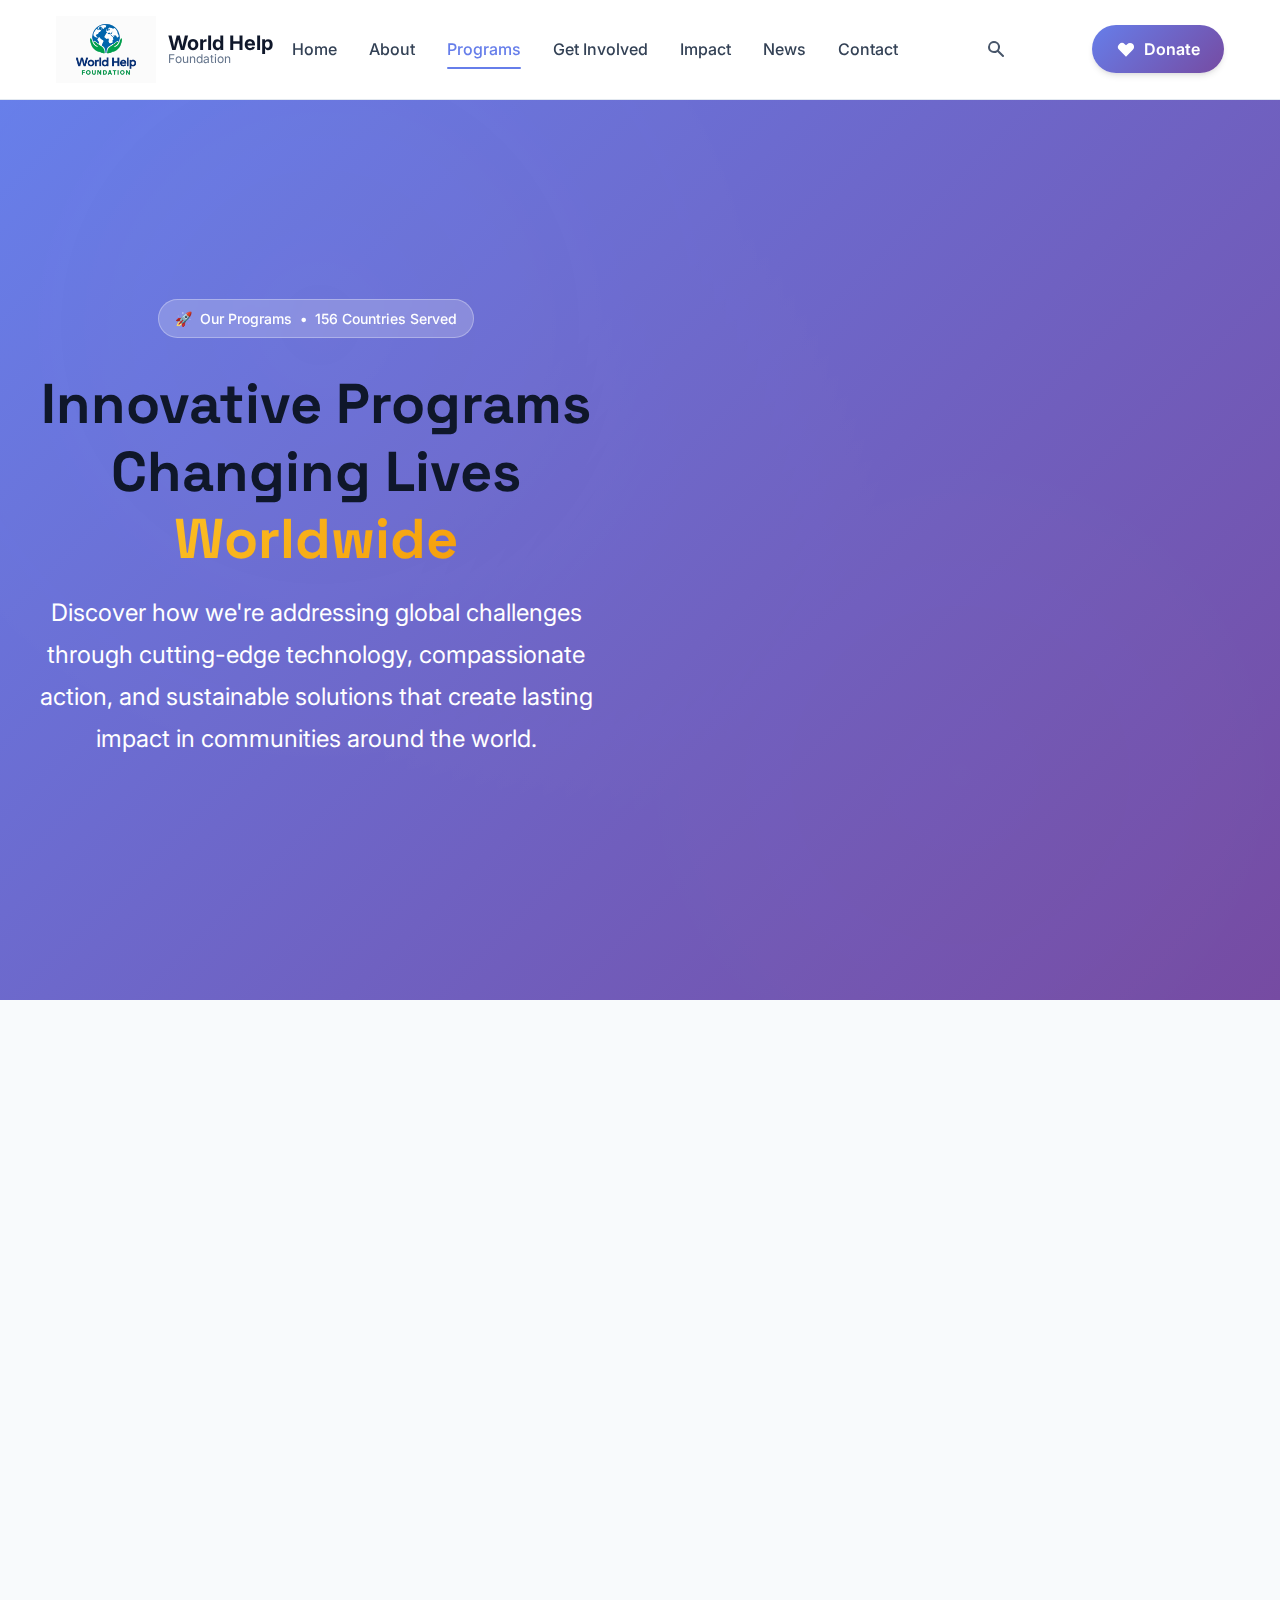
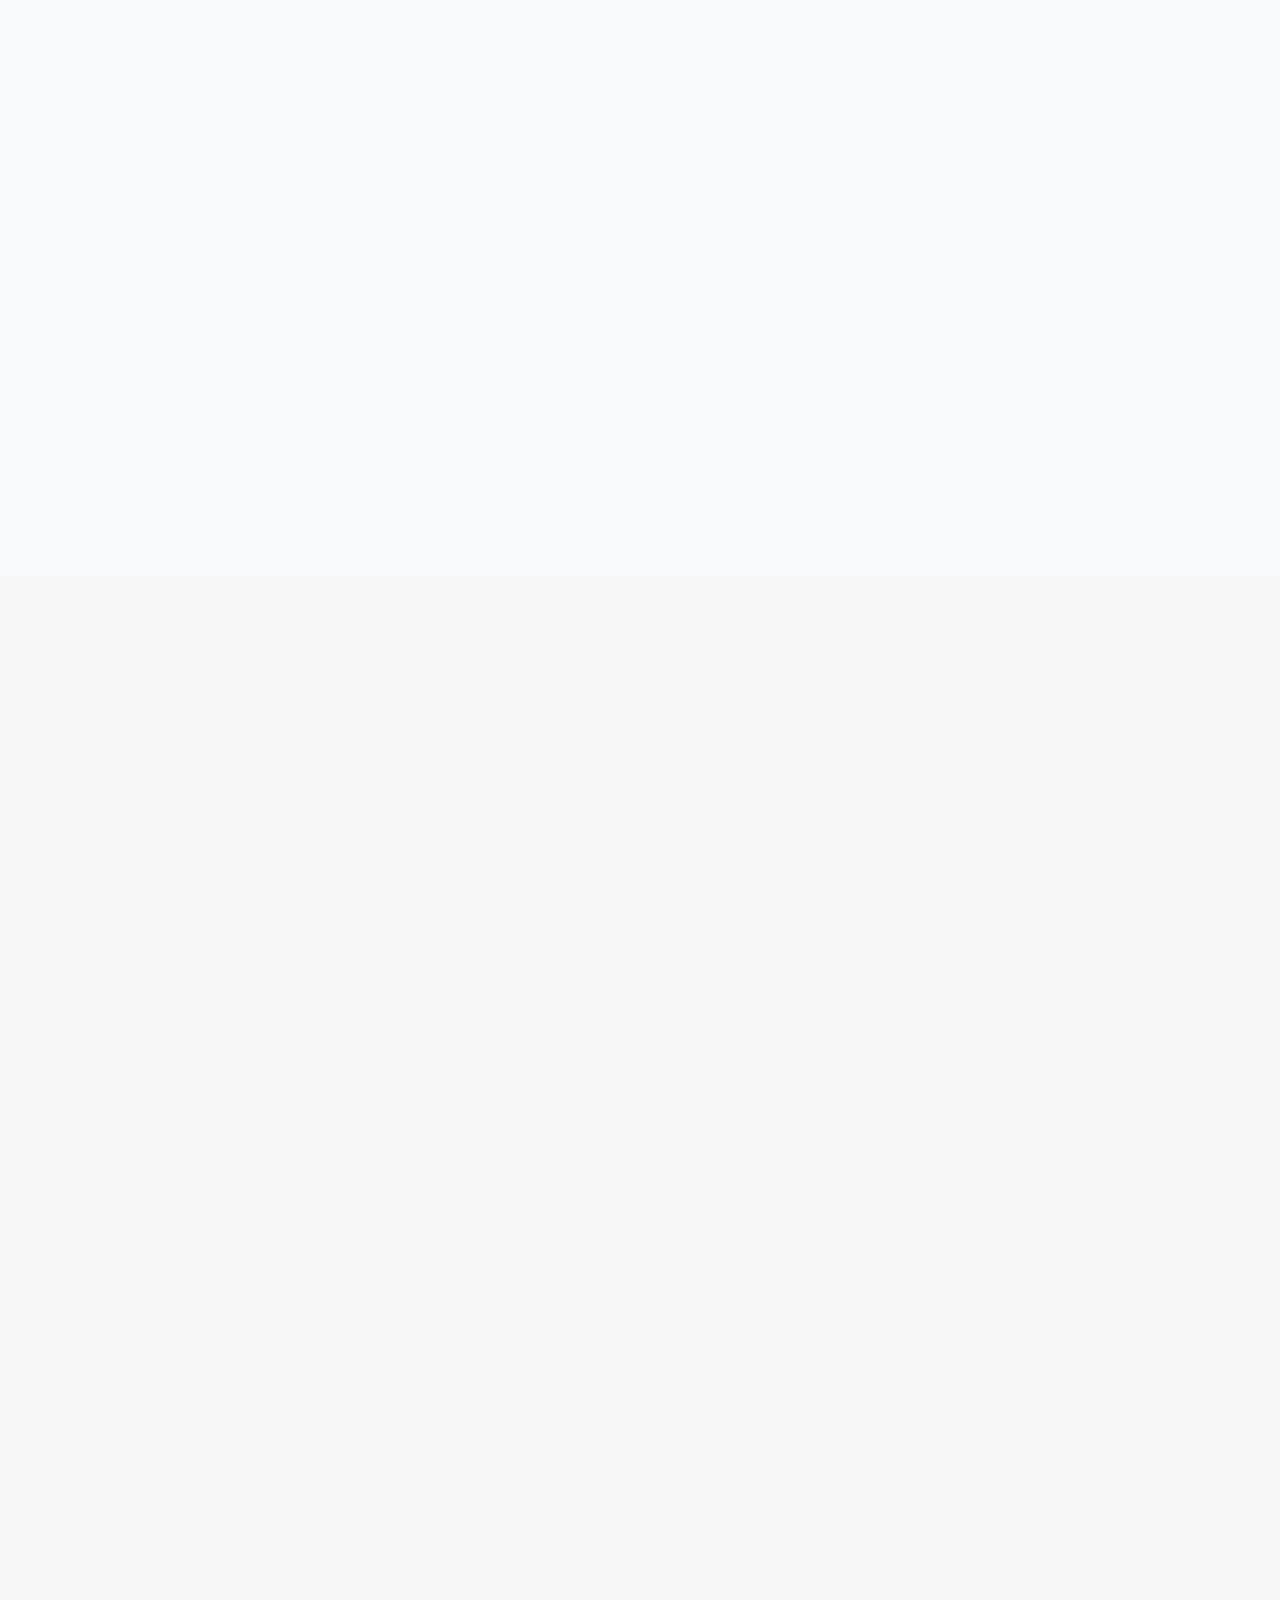
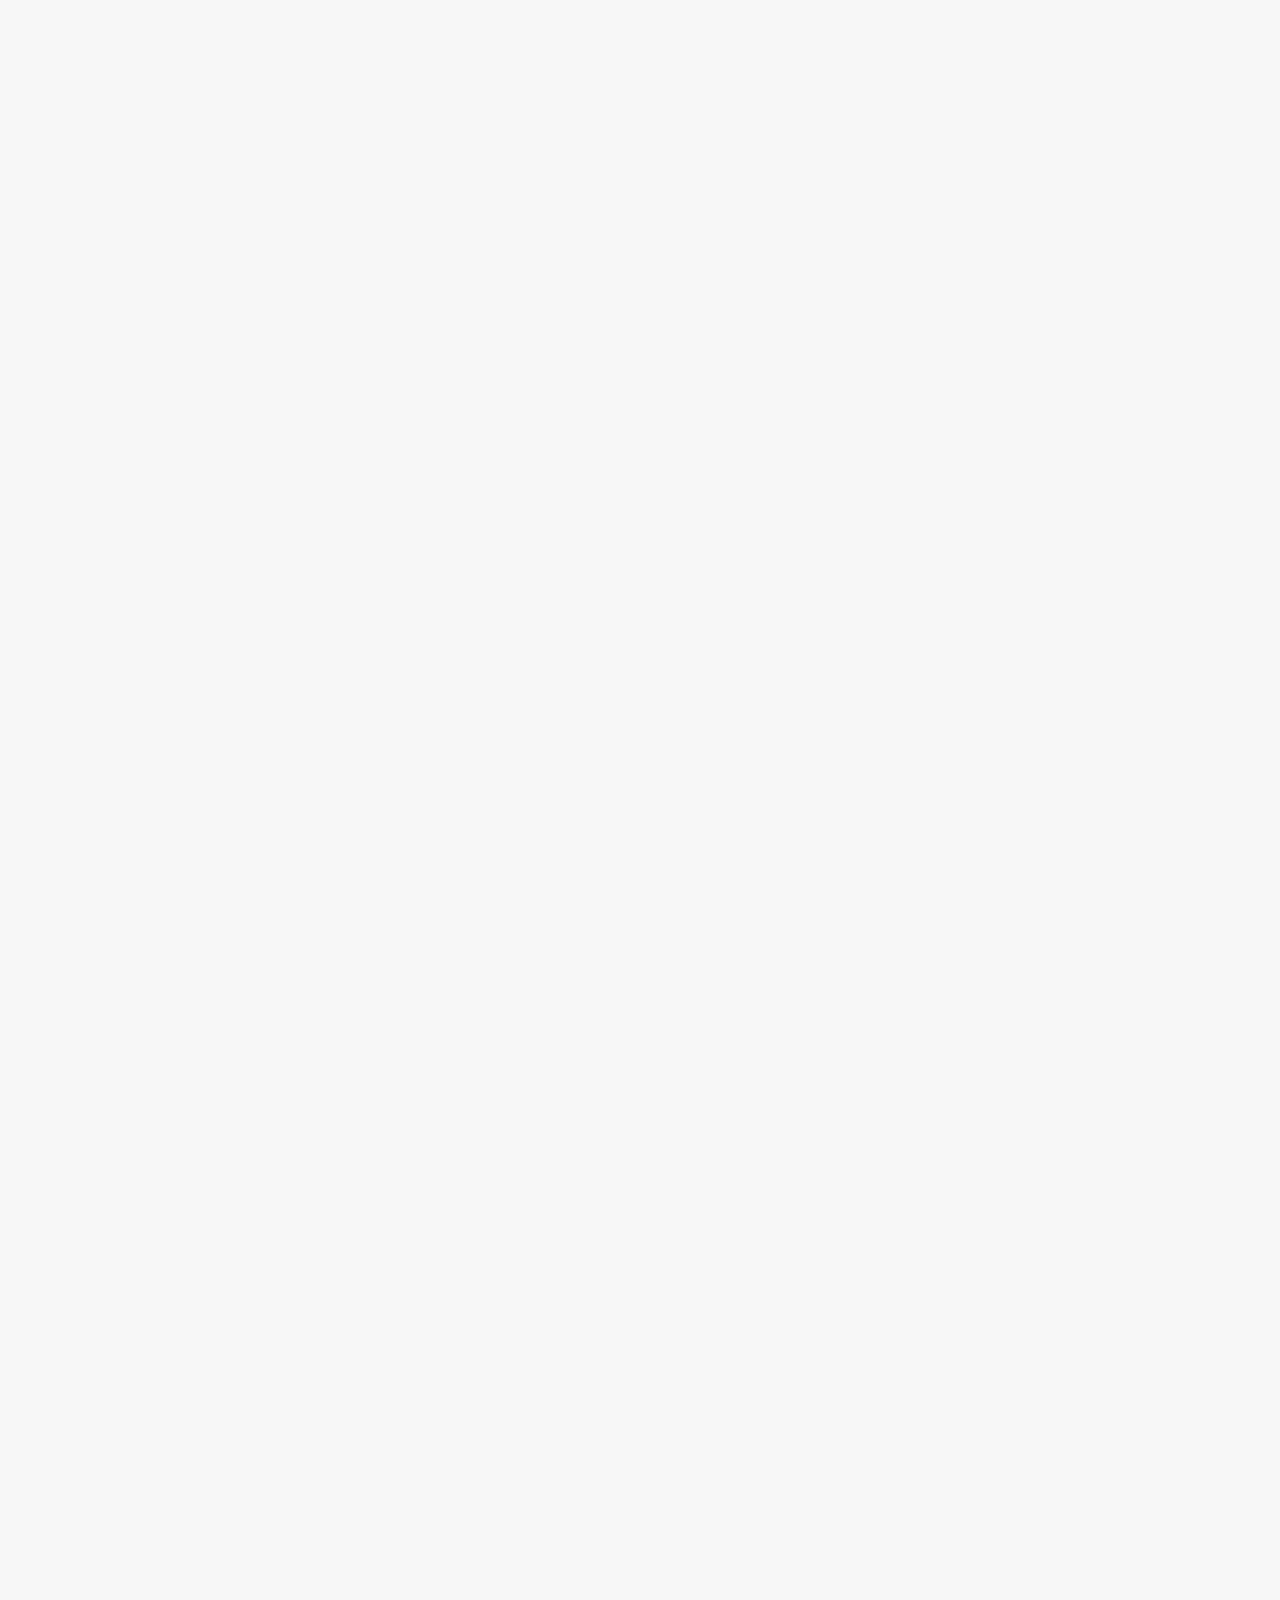
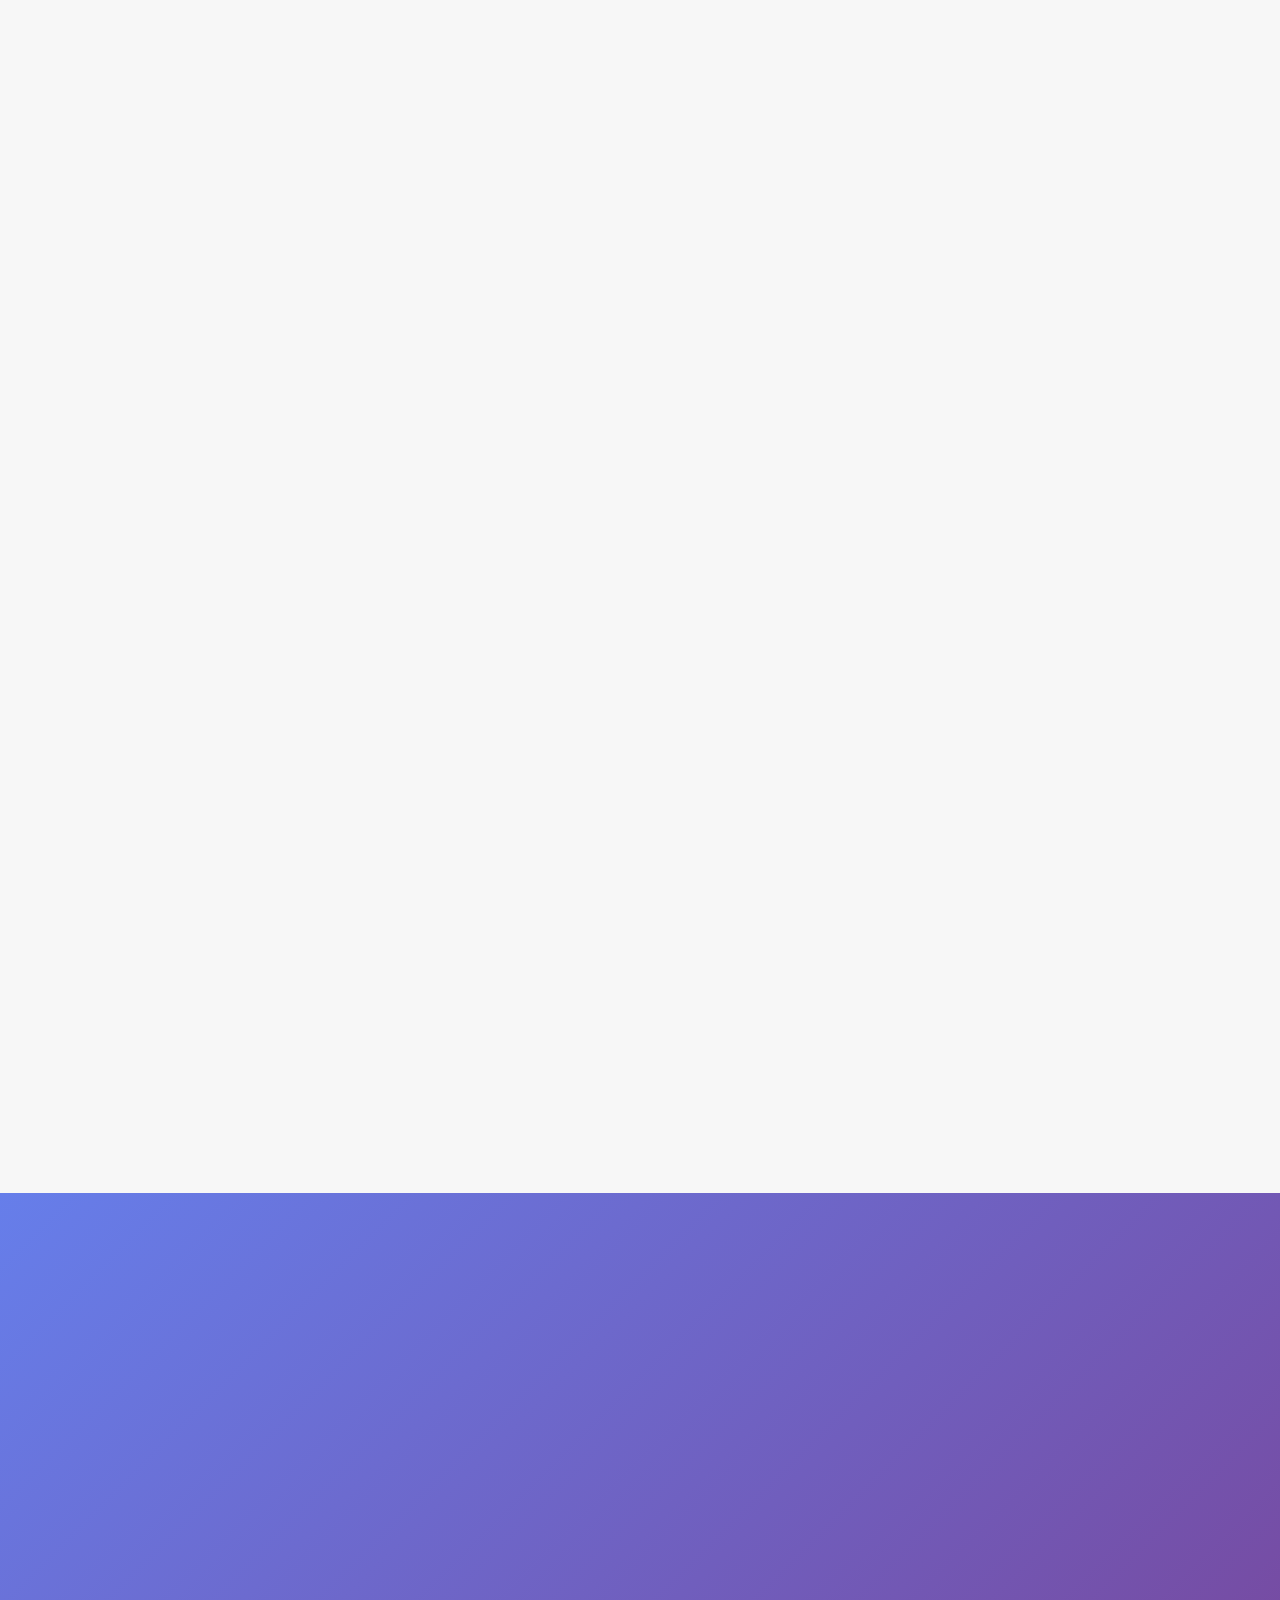
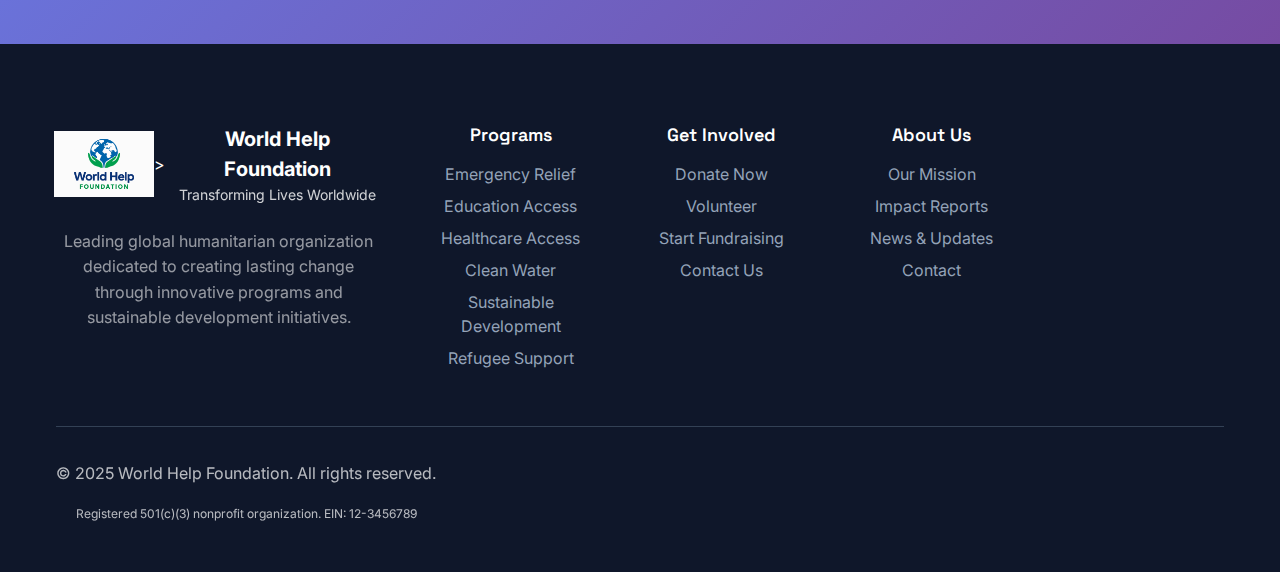
<file: World-help-foundation/explore-programs.html>
<!DOCTYPE html>
<html lang="en" data-theme="auto" class="no-js">
<head>
    <meta charset="UTF-8">
    <meta name="viewport" content="width=device-width, initial-scale=1.0, viewport-fit=cover">
    <meta name="description" content="Explore World Help Foundation's innovative humanitarian programs - Education, Healthcare, Clean Water, Emergency Relief, and Sustainable Development initiatives transforming lives globally.">
    <meta name="keywords" content="humanitarian programs, education access, healthcare programs, clean water initiatives, emergency relief, sustainable development, global charity programs, NGO projects">
    <meta name="author" content="World Help Foundation">
    <meta name="robots" content="index, follow, max-image-preview:large">
    <meta name="theme-color" content="#1a365d" media="(prefers-color-scheme: light)">
    <meta name="theme-color" content="#2d3748" media="(prefers-color-scheme: dark)">
    <meta name="color-scheme" content="light dark">
    
    <title>Explore Programs | World Help Foundation - Transforming Lives Through Innovation</title>
    
    <!-- Enhanced Favicon & Icons -->
    <link rel="icon" href="data:image/svg+xml,%3Csvg xmlns='http://www.w3.org/2000/svg' viewBox='0 0 40 40'%3E%3Ccircle cx='20' cy='20' r='18' fill='%23667eea'/%3E%3Cpath d='M12 20c0-4.418 3.582-8 8-8s8 3.582 8 8' stroke='white' stroke-width='2' fill='none'/%3E%3C/svg%3E" type="image/svg+xml">
    
    <!-- Google Fonts -->
    <link href="https://fonts.googleapis.com/css2?family=Inter:wght@100;200;300;400;500;600;700;800;900&family=Space+Grotesk:wght@300;400;500;600;700&display=swap" rel="stylesheet">
    
    <!-- Link to external CSS -->
    <link rel="stylesheet" href="styles.css">
    
    <!-- Open Graph -->
    <meta property="og:title" content="Explore Programs | World Help Foundation">
    <meta property="og:description" content="Discover our innovative humanitarian programs transforming lives through education, healthcare, clean water, and emergency relief initiatives worldwide.">
    <meta property="og:type" content="website">
    <meta property="og:url" content="https://www.worldhelp.org/explore-programs">
</head>

<body class="antialiased">
    <!-- Skip Links -->
    <div class="skip-links">
        <a href="#main-content" class="skip-link">Skip to main content</a>
        <a href="#navigation" class="skip-link">Skip to navigation</a>
        <a href="#footer" class="skip-link">Skip to footer</a>
    </div>

    <!-- Header -->
    <header id="header" role="banner" class="main-header">
        <!-- Main Navigation -->
        <nav id="navigation" class="main-nav" role="navigation" aria-label="Main navigation">
            <div class="container">
                <div class="nav-wrapper">
                    <!-- Logo -->
                    <div class="logo-section">
                        <a href="index.html" class="logo-link" aria-label="World Help Foundation Homepage">
                            <div class="logo">
                                <div class="logo-icon">
                                    <img src="images/world-help-logo.svg.png" alt="World Help Foundation Logo" class="logo-icon">
                                        <circle cx="20" cy="20" r="18" fill="url(#logoGradient)" stroke="currentColor" stroke-width="2"/>
                                        <path d="M12 20c0-4.418 3.582-8 8-8s8 3.582 8 8" stroke="white" stroke-width="2" fill="none"/>
                                        <path d="M16 24c2.209 0 4-1.791 4-4s-1.791-4-4-4" stroke="white" stroke-width="2" fill="none"/>
                                        <path d="M24 24c-2.209 0-4-1.791-4-4s1.791-4 4-4" stroke="white" stroke-width="2" fill="none"/>
                                        <circle cx="20" cy="20" r="2" fill="white"/>
                                        <defs>
                                            <linearGradient id="logoGradient" x1="0%" y1="0%" x2="100%" y2="100%">
                                                <stop offset="0%" style="stop-color:#667eea"/>
                                                <stop offset="100%" style="stop-color:#764ba2"/>
                                            </linearGradient>
                                        </defs>
                                    </svg>
                                </div>
                                <div class="logo-text">
                                    <div class="logo-main">World Help</div>
                                    <div class="logo-sub">Foundation</div>
                                </div>
                            </div>
                        </a>
                    </div>

                    <!-- Desktop Navigation -->
                    <div class="nav-desktop">
                        <ul class="nav-menu" role="menubar">
                            <li class="nav-item" role="none">
                                <a href="index.html" role="menuitem" class="nav-link">Home</a>
                            </li>
                            <li class="nav-item" role="none">
                                <a href="about.html" role="menuitem" class="nav-link">About</a>
                            </li>
                            <li class="nav-item" role="none">
                                <a href="programs.html" role="menuitem" class="nav-link active" aria-current="page">Programs</a>
                            </li>
                            <li class="nav-item" role="none">
                                <a href="get-involved.html" role="menuitem" class="nav-link">Get Involved</a>
                            </li>
                            <li class="nav-item" role="none">
                                <a href="impact.html" role="menuitem" class="nav-link">Impact</a>
                            </li>
                            <li class="nav-item" role="none">
                                <a href="news.html" role="menuitem" class="nav-link">News</a>
                            </li>
                            <li class="nav-item" role="none">
                                <a href="contact.html" role="menuitem" class="nav-link">Contact</a>
                            </li>
                        </ul>
                    </div>

                    <!-- Header Actions -->
                    <div class="header-actions">
                        <button class="action-btn" aria-label="Search" data-tooltip="Search">
                            <svg width="20" height="20" fill="currentColor" viewBox="0 0 20 20">
                                <path fill-rule="evenodd" d="M8 4a4 4 0 100 8 4 4 0 000-8zM2 8a6 6 0 1110.89 3.476l4.817 4.817a1 1 0 01-1.414 1.414l-4.816-4.816A6 6 0 012 8z" clip-rule="evenodd"/>
                            </svg>
                        </button>

                        <a href="donate.html" class="donate-btn">
                            <svg width="20" height="20" fill="currentColor" viewBox="0 0 20 20">
                                <path fill-rule="evenodd" d="M3.172 5.172a4 4 0 015.656 0L10 6.343l1.172-1.171a4 4 0 115.656 5.656L10 17.657l-6.828-6.829a4 4 0 010-5.656z" clip-rule="evenodd"/>
                            </svg>
                            <span>Donate</span>
                        </a>

                        <button class="mobile-menu-toggle" aria-label="Toggle mobile menu" aria-expanded="false">
                            <span class="hamburger-line"></span>
                            <span class="hamburger-line"></span>
                            <span class="hamburger-line"></span>
                        </button>
                    </div>
                </div>
            </div>
        </nav>
    </header>

    <!-- Main Content -->
    <main id="main-content" role="main">
        <!-- Hero Section -->
        <section class="hero-section" role="banner">
            <div class="hero-background"></div>
            <div class="hero-content">
                <div class="container">
                    <div class="hero-badge animate-on-scroll">
                        <span>🚀</span>
                        <span>Our Programs</span>
                        <span>•</span>
                        <span>156 Countries Served</span>
                    </div>
                    
                    <h1 class="hero-title animate-on-scroll">
                        Innovative Programs
                        <br>Changing Lives 
                        <br><span class="gradient-text">Worldwide</span>
                    </h1>
                    
                    <p class="hero-description animate-on-scroll">
                        Discover how we're addressing global challenges through cutting-edge technology, 
                        compassionate action, and sustainable solutions that create lasting impact 
                        in communities around the world.
                    </p>
                </div>
            </div>
        </section>

        <!-- Program Categories -->
        <section class="programs-overview-section">
            <div class="container">
                <div class="section-header animate-on-scroll">
                    <div class="section-badge">
                        <span>📋</span>
                        <span>Program Categories</span>
                    </div>
                    <h2 class="section-title">
                        Comprehensive Solutions for
                        <br>Global Challenges
                    </h2>
                    <p class="section-description">
                        Our programs span six critical areas of humanitarian need, each designed 
                        with innovative approaches and measurable outcomes.
                    </p>
                </div>

                <div class="program-categories-grid">
                    <div class="category-card animate-on-scroll" data-category="emergency">
                        <div class="category-icon">🚨</div>
                        <h3>Emergency Response</h3>
                        <p>Rapid deployment within 24-48 hours</p>
                        <div class="category-stats">
                            <span class="stat-number">23K</span>
                            <span class="stat-label">Lives Saved</span>
                        </div>
                    </div>

                    <div class="category-card animate-on-scroll" data-category="education">
                        <div class="category-icon">📚</div>
                        <h3>Education Access</h3>
                        <p>Smart schools and digital learning</p>
                        <div class="category-stats">
                            <span class="stat-number">892</span>
                            <span class="stat-label">Schools Built</span>
                        </div>
                    </div>

                    <div class="category-card animate-on-scroll" data-category="healthcare">
                        <div class="category-icon">🏥</div>
                        <h3>Healthcare Programs</h3>
                        <p>Telemedicine and mobile clinics</p>
                        <div class="category-stats">
                            <span class="stat-number">234</span>
                            <span class="stat-label">Clinics Operating</span>
                        </div>
                    </div>

                    <div class="category-card animate-on-scroll" data-category="water">
                        <div class="category-icon">💧</div>
                        <h3>Clean Water Access</h3>
                        <p>IoT-monitored water systems</p>
                        <div class="category-stats">
                            <span class="stat-number">1,340</span>
                            <span class="stat-label">Wells Built</span>
                        </div>
                    </div>

                    <div class="category-card animate-on-scroll" data-category="development">
                        <div class="category-icon">🌱</div>
                        <h3>Sustainable Development</h3>
                        <p>Economic empowerment programs</p>
                        <div class="category-stats">
                            <span class="stat-number">678</span>
                            <span class="stat-label">Businesses Supported</span>
                        </div>
                    </div>

                    <div class="category-card animate-on-scroll" data-category="refugee">
                        <div class="category-icon">🛡️</div>
                        <h3>Refugee Support</h3>
                        <p>Integration and assistance programs</p>
                        <div class="category-stats">
                            <span class="stat-number">23K</span>
                            <span class="stat-label">Refugees Helped</span>
                        </div>
                    </div>
                </div>
            </div>
        </section>

        <!-- Detailed Programs -->
        <section class="detailed-programs-section">
            <div class="container">
                <!-- Emergency Response Program -->
                <div id="emergency-program" class="program-detail animate-on-scroll">
                    <div class="program-detail-content">
                        <div class="program-detail-text">
                            <div class="program-badge emergency">
                                <span>🚨</span>
                                <span>Emergency Response</span>
                            </div>
                            <h2>Rapid Crisis Response</h2>
                            <p>When disaster strikes, every minute counts. Our AI-powered emergency response system can deploy aid within 24-48 hours, utilizing drone technology, satellite communications, and pre-positioned supplies to reach affected communities faster than ever before.</p>
                            
                            <div class="program-features">
                                <div class="feature-item">
                                    <span class="feature-icon">⚡</span>
                                    <div>
                                        <h4>24-Hour Response</h4>
                                        <p>Emergency deployment anywhere in the world</p>
                                    </div>
                                </div>
                                <div class="feature-item">
                                    <span class="feature-icon">🛰️</span>
                                    <div>
                                        <h4>Satellite Coordination</h4>
                                        <p>Real-time disaster monitoring and coordination</p>
                                    </div>
                                </div>
                                <div class="feature-item">
                                    <span class="feature-icon">🚁</span>
                                    <div>
                                        <h4>Drone Technology</h4>
                                        <p>Aerial assessment and supply delivery</p>
                                    </div>
                                </div>
                            </div>

                            <div class="program-impact">
                                <h4>Impact Since 2020</h4>
                                <div class="impact-stats">
                                    <div class="impact-stat">
                                        <span class="impact-number">127</span>
                                        <span class="impact-label">Emergency Responses</span>
                                    </div>
                                    <div class="impact-stat">
                                        <span class="impact-number">23K</span>
                                        <span class="impact-label">Lives Saved</span>
                                    </div>
                                    <div class="impact-stat">
                                        <span class="impact-number">85%</span>
                                        <span class="impact-label">Success Rate</span>
                                    </div>
                                </div>
                            </div>

                            <a href="donate.html" class="program-cta-btn emergency">
                                <span>Support Emergency Response</span>
                                <svg width="20" height="20" fill="currentColor" viewBox="0 0 20 20">
                                    <path fill-rule="evenodd" d="M10.293 3.293a1 1 0 011.414 0l6 6a1 1 0 010 1.414l-6 6a1 1 0 01-1.414-1.414L14.586 11H3a1 1 0 110-2h11.586l-4.293-4.293a1 1 0 010-1.414z" clip-rule="evenodd"/>
                                </svg>
                            </a>
                        </div>
                        <div class="program-detail-visual">
                            <div class="program-visual emergency">
                                <div class="visual-content">
                                    <div class="visual-icon">🚨</div>
                                    <h3>Emergency Response Network</h3>
                                    <div class="visual-stats">
                                        <div class="visual-stat">
                                            <span class="stat-value">24h</span>
                                            <span class="stat-desc">Response Time</span>
                                        </div>
                                        <div class="visual-stat">
                                            <span class="stat-value">156</span>
                                            <span class="stat-desc">Countries</span>
                                        </div>
                                    </div>
                                </div>
                            </div>
                        </div>
                    </div>
                </div>

                <!-- Education Program -->
                <div id="education-program" class="program-detail animate-on-scroll">
                    <div class="program-detail-content reverse">
                        <div class="program-detail-visual">
                            <div class="program-visual education">
                                <div class="visual-content">
                                    <div class="visual-icon">📚</div>
                                    <h3>Smart Education Network</h3>
                                    <div class="visual-stats">
                                        <div class="visual-stat">
                                            <span class="stat-value">892</span>
                                            <span class="stat-desc">Schools</span>
                                        </div>
                                        <div class="visual-stat">
                                            <span class="stat-value">156K</span>
                                            <span class="stat-desc">Students</span>
                                        </div>
                                    </div>
                                </div>
                            </div>
                        </div>
                        <div class="program-detail-text">
                            <div class="program-badge education">
                                <span>📚</span>
                                <span>Education Innovation</span>
                            </div>
                            <h2>Smart Schools for the Future</h2>
                            <p>We're revolutionizing education in underserved communities through solar-powered smart schools equipped with satellite internet, digital learning platforms, and AI-powered personalized learning systems that work even in the most remote areas.</p>
                            
                            <div class="program-features">
                                <div class="feature-item">
                                    <span class="feature-icon">☀️</span>
                                    <div>
                                        <h4>Solar-Powered</h4>
                                        <p>100% renewable energy for all facilities</p>
                                    </div>
                                </div>
                                <div class="feature-item">
                                    <span class="feature-icon">🌐</span>
                                    <div>
                                        <h4>Satellite Internet</h4>
                                        <p>High-speed connectivity anywhere</p>
                                    </div>
                                </div>
                                <div class="feature-item">
                                    <span class="feature-icon">🤖</span>
                                    <div>
                                        <h4>AI Learning</h4>
                                        <p>Personalized education pathways</p>
                                    </div>
                                </div>
                            </div>

                            <div class="program-impact">
                                <h4>Educational Impact</h4>
                                <div class="impact-stats">
                                    <div class="impact-stat">
                                        <span class="impact-number">156K</span>
                                        <span class="impact-label">Students Educated</span>
                                    </div>
                                    <div class="impact-stat">
                                        <span class="impact-number">892</span>
                                        <span class="impact-label">Schools Built</span>
                                    </div>
                                    <div class="impact-stat">
                                        <span class="impact-number">94%</span>
                                        <span class="impact-label">Graduation Rate</span>
                                    </div>
                                </div>
                            </div>

                            <a href="donate.html" class="program-cta-btn education">
                                <span>Fund Education</span>
                                <svg width="20" height="20" fill="currentColor" viewBox="0 0 20 20">
                                    <path fill-rule="evenodd" d="M10.293 3.293a1 1 0 011.414 0l6 6a1 1 0 010 1.414l-6 6a1 1 0 01-1.414-1.414L14.586 11H3a1 1 0 110-2h11.586l-4.293-4.293a1 1 0 010-1.414z" clip-rule="evenodd"/>
                                </svg>
                            </a>
                        </div>
                    </div>
                </div>

                <!-- Healthcare Program -->
                <div id="healthcare-program" class="program-detail animate-on-scroll">
                    <div class="program-detail-content">
                        <div class="program-detail-text">
                            <div class="program-badge healthcare">
                                <span>🏥</span>
                                <span>Digital Healthcare</span>
                            </div>
                            <h2>Telemedicine Revolution</h2>
                            <p>Our mobile health clinics and telemedicine platforms bring world-class healthcare to remote communities. Using AI-powered diagnostics, satellite connectivity, and mobile technology, we're making quality healthcare accessible to everyone, everywhere.</p>
                            
                            <div class="program-features">
                                <div class="feature-item">
                                    <span class="feature-icon">🚚</span>
                                    <div>
                                        <h4>Mobile Clinics</h4>
                                        <p>Healthcare that comes to you</p>
                                    </div>
                                </div>
                                <div class="feature-item">
                                    <span class="feature-icon">💻</span>
                                    <div>
                                        <h4>Telemedicine</h4>
                                        <p>Remote consultations with specialists</p>
                                    </div>
                                </div>
                                <div class="feature-item">
                                    <span class="feature-icon">🔬</span>
                                    <div>
                                        <h4>AI Diagnostics</h4>
                                        <p>Advanced medical analysis</p>
                                    </div>
                                </div>
                            </div>

                            <div class="program-impact">
                                <h4>Healthcare Impact</h4>
                                <div class="impact-stats">
                                    <div class="impact-stat">
                                        <span class="impact-number">1.2M</span>
                                        <span class="impact-label">Patients Treated</span>
                                    </div>
                                    <div class="impact-stat">
                                        <span class="impact-number">234</span>
                                        <span class="impact-label">Clinics Operating</span>
                                    </div>
                                    <div class="impact-stat">
                                        <span class="impact-number">96%</span>
                                        <span class="impact-label">Success Rate</span>
                                    </div>
                                </div>
                            </div>

                            <a href="donate.html" class="program-cta-btn healthcare">
                                <span>Support Healthcare</span>
                                <svg width="20" height="20" fill="currentColor" viewBox="0 0 20 20">
                                    <path fill-rule="evenodd" d="M10.293 3.293a1 1 0 011.414 0l6 6a1 1 0 010 1.414l-6 6a1 1 0 01-1.414-1.414L14.586 11H3a1 1 0 110-2h11.586l-4.293-4.293a1 1 0 010-1.414z" clip-rule="evenodd"/>
                                </svg>
                            </a>
                        </div>
                        <div class="program-detail-visual">
                            <div class="program-visual healthcare">
                                <div class="visual-content">
                                    <div class="visual-icon">🏥</div>
                                    <h3>Healthcare Network</h3>
                                    <div class="visual-stats">
                                        <div class="visual-stat">
                                            <span class="stat-value">234</span>
                                            <span class="stat-desc">Clinics</span>
                                        </div>
                                        <div class="visual-stat">
                                            <span class="stat-value">1.2M</span>
                                            <span class="stat-desc">Patients</span>
                                        </div>
                                    </div>
                                </div>
                            </div>
                        </div>
                    </div>
                </div>

                <!-- Clean Water Program -->
                <div id="clean-water-program" class="program-detail animate-on-scroll">
                    <div class="program-detail-content reverse">
                        <div class="program-detail-visual">
                            <div class="program-visual water">
                                <div class="visual-content">
                                    <div class="visual-icon">💧</div>
                                    <h3>Clean Water Network</h3>
                                    <div class="visual-stats">
                                        <div class="visual-stat">
                                            <span class="stat-value">1,340</span>
                                            <span class="stat-desc">Wells</span>
                                        </div>
                                        <div class="visual-stat">
                                            <span class="stat-value">890K</span>
                                            <span class="stat-desc">People Served</span>
                                        </div>
                                    </div>
                                </div>
                            </div>
                        </div>
                        <div class="program-detail-text">
                            <div class="program-badge water">
                                <span>💧</span>
                                <span>Clean Water Access</span>
                            </div>
                            <h2>Smart Water Solutions</h2>
                            <p>Our IoT-monitored water systems provide clean, safe drinking water to communities worldwide. Using solar-powered purification plants, smart monitoring systems, and community-managed sustainability programs, we ensure long-term water security.</p>
                            
                            <div class="program-features">
                                <div class="feature-item">
                                    <span class="feature-icon">🔌</span>
                                    <div>
                                        <h4>IoT Monitoring</h4>
                                        <p>Real-time water quality tracking</p>
                                    </div>
                                </div>
                                <div class="feature-item">
                                    <span class="feature-icon">☀️</span>
                                    <div>
                                        <h4>Solar Purification</h4>
                                        <p>Sustainable water treatment</p>
                                    </div>
                                </div>
                                <div class="feature-item">
                                    <span class="feature-icon">👥</span>
                                    <div>
                                        <h4>Community Managed</h4>
                                        <p>Local ownership and sustainability</p>
                                    </div>
                                </div>
                            </div>

                            <div class="program-impact">
                                <h4>Water Impact</h4>
                                <div class="impact-stats">
                                    <div class="impact-stat">
                                        <span class="impact-number">890K</span>
                                        <span class="impact-label">People Served</span>
                                    </div>
                                    <div class="impact-stat">
                                        <span class="impact-number">1,340</span>
                                        <span class="impact-label">Wells Built</span>
                                    </div>
                                    <div class="impact-stat">
                                        <span class="impact-number">99%</span>
                                        <span class="impact-label">Water Quality</span>
                                    </div>
                                </div>
                            </div>

                            <a href="donate.html" class="program-cta-btn water">
                                <span>Provide Clean Water</span>
                                <svg width="20" height="20" fill="currentColor" viewBox="0 0 20 20">
                                    <path fill-rule="evenodd" d="M10.293 3.293a1 1 0 011.414 0l6 6a1 1 0 010 1.414l-6 6a1 1 0 01-1.414-1.414L14.586 11H3a1 1 0 110-2h11.586l-4.293-4.293a1 1 0 010-1.414z" clip-rule="evenodd"/>
                                </svg>
                            </a>
                        </div>
                    </div>
                </div>
            </div>
        </section>

        <!-- Call to Action -->
        <section class="programs-cta-section">
            <div class="container">
                <div class="cta-content animate-on-scroll">
                    <h2>Ready to Make a Difference?</h2>
                    <p>Join us in transforming lives through innovative humanitarian programs. Your support helps us reach more communities and create lasting impact worldwide.</p>
                    <div class="cta-actions">
                        <a href="donate.html" class="cta-btn primary">
                            <svg width="24" height="24" fill="currentColor" viewBox="0 0 24 24">
                                <path d="M12 21.35l-1.45-1.32C5.4 15.36 2 12.28 2 8.5 2 5.42 4.42 3 7.5 3c1.74 0 3.41.81 4.5 2.09C13.09 3.81 14.76 3 16.5 3 19.58 3 22 5.42 22 8.5c0 3.78-3.4 6.86-8.55 11.54L12 21.35z"/>
                            </svg>
                            <span>Donate Now</span>
                        </a>
                        <a href="get-involved.html" class="cta-btn secondary">
                            <svg width="24" height="24" fill="currentColor" viewBox="0 0 24 24">
                                <path d="M16 7a4 4 0 11-8 0 4 4 0 018 0zM12 14a7 7 0 00-7 7h14a7 7 0 00-7-7z"/>
                            </svg>
                            <span>Get Involved</span>
                        </a>
                    </div>
                </div>
            </div>
        </section>
    </main>

    <!-- Footer -->
    <footer id="footer" class="main-footer" role="contentinfo">
        <div class="container">
            <div class="footer-content">
                <div class="footer-section">
                    <div style="display: flex; align-items: center; gap: var(--space-3); margin-bottom: var(--space-6);">
                        <div class="logo-icon">
                            <img src="images/world-help-logo.svg.png" alt="World Help Foundation Logo" class="logo-icon">>
                                <circle cx="20" cy="20" r="18" fill="url(#footerLogoGradient)" stroke="white" stroke-width="2"/>
                                <path d="M12 20c0-4.418 3.582-8 8-8s8 3.582 8 8" stroke="white" stroke-width="2" fill="none"/>
                                <circle cx="20" cy="20" r="2" fill="white"/>
                                <defs>
                                    <linearGradient id="footerLogoGradient" x1="0%" y1="0%" x2="100%" y2="100%">
                                        <stop offset="0%" style="stop-color:#667eea"/>
                                        <stop offset="100%" style="stop-color:#764ba2"/>
                                    </linearGradient>
                                </defs>
                            </svg>
                        </div>
                        <div>
                            <div style="font-size: 1.25rem; font-weight: 700;">World Help Foundation</div>
                            <div style="font-size: 0.875rem; opacity: 0.8;">Transforming Lives Worldwide</div>
                        </div>
                    </div>
                    <p style="color: rgba(255, 255, 255, 0.8); line-height: 1.6; margin-bottom: var(--space-6);">
                        Leading global humanitarian organization dedicated to creating lasting change 
                        through innovative programs and sustainable development initiatives.
                    </p>
                </div>

                <div class="footer-section">
                    <h3>Programs</h3>
                    <ul>
                        <li><a href="#emergency-program">Emergency Relief</a></li>
                        <li><a href="#education-program">Education Access</a></li>
                        <li><a href="#healthcare-program">Healthcare Access</a></li>
                        <li><a href="#clean-water-program">Clean Water</a></li>
                        <li><a href="#sustainable-dev">Sustainable Development</a></li>
                        <li><a href="#refugee-support">Refugee Support</a></li>
                    </ul>
                </div>

                <div class="footer-section">
                    <h3>Get Involved</h3>
                    <ul>
                        <li><a href="donate.html">Donate Now</a></li>
                        <li><a href="get-involved.html">Volunteer</a></li>
                        <li><a href="get-involved.html#fundraising">Start Fundraising</a></li>
                        <li><a href="contact.html">Contact Us</a></li>
                    </ul>
                </div>

                <div class="footer-section">
                    <h3>About Us</h3>
                    <ul>
                        <li><a href="about.html">Our Mission</a></li>
                        <li><a href="impact.html">Impact Reports</a></li>
                        <li><a href="news.html">News & Updates</a></li>
                        <li><a href="contact.html">Contact</a></li>
                    </ul>
                </div>
            </div>

            <div class="footer-bottom">
                <div style="display: flex; justify-content: space-between; align-items: center; flex-wrap: wrap; gap: var(--space-4);">
                    <div>
                        <p>&copy; 2025 World Help Foundation. All rights reserved.</p>
                        <p style="font-size: 0.75rem; margin-top: var(--space-1);">
                            Registered 501(c)(3) nonprofit organization. EIN: 12-3456789
                        </p>
                    </div>
                </div>
            </div>
        </div>
    </footer>

    <!-- Enhanced JavaScript -->
    <script>
        // Enhanced Program Explorer
        class ProgramExplorer {
            constructor() {
                this.init();
            }

            init() {
                this.setupScrollAnimations();
                this.setupCategoryFiltering();
                this.setupSmoothScrolling();
                this.setupMobileMenu();
                this.setupSearch();
            }

            setupScrollAnimations() {
                if ('IntersectionObserver' in window) {
                    const observer = new IntersectionObserver((entries) => {
                        entries.forEach(entry => {
                            if (entry.isIntersecting) {
                                entry.target.classList.add('visible');
                                observer.unobserve(entry.target);
                            }
                        });
                    }, {
                        threshold: 0.1,
                        rootMargin: '50px'
                    });

                    document.querySelectorAll('.animate-on-scroll').forEach(el => {
                        observer.observe(el);
                    });
                } else {
                    document.querySelectorAll('.animate-on-scroll').forEach(el => {
                        el.classList.add('visible');
                    });
                }
            }

            setupCategoryFiltering() {
                const categoryCards = document.querySelectorAll('.category-card');
                
                categoryCards.forEach(card => {
                    card.addEventListener('click', () => {
                        const category = card.dataset.category;
                        this.scrollToProgram(category);
                    });
                });
            }

            scrollToProgram(category) {
                const programMap = {
                    'emergency': 'emergency-program',
                    'education': 'education-program',
                    'healthcare': 'healthcare-program',
                    'water': 'clean-water-program'
                };

                const targetId = programMap[category];
                if (targetId) {
                    const target = document.getElementById(targetId);
                    if (target) {
                        target.scrollIntoView({
                            behavior: 'smooth',
                            block: 'start'
                        });
                    }
                }
            }

            setupSmoothScrolling() {
                document.querySelectorAll('a[href^="#"]').forEach(link => {
                    link.addEventListener('click', (e) => {
                        e.preventDefault();
                        const target = document.querySelector(link.getAttribute('href'));
                        if (target) {
                            target.scrollIntoView({
                                behavior: 'smooth',
                                block: 'start'
                            });
                        }
                    });
                });
            }

            setupMobileMenu() {
                const mobileToggle = document.querySelector('.mobile-menu-toggle');
                const navDesktop = document.querySelector('.nav-desktop');
                const body = document.body;
                
                if (mobileToggle) {
                    mobileToggle.addEventListener('click', () => {
                        navDesktop.classList.toggle('mobile-open');
                        body.classList.toggle('menu-open');
                        
                        const isExpanded = navDesktop.classList.contains('mobile-open');
                        mobileToggle.setAttribute('aria-expanded', isExpanded);
                    });

                    // Close menu when clicking nav links
                    const navLinks = navDesktop.querySelectorAll('.nav-link');
                    navLinks.forEach(link => {
                        link.addEventListener('click', () => {
                            navDesktop.classList.remove('mobile-open');
                            body.classList.remove('menu-open');
                            mobileToggle.setAttribute('aria-expanded', 'false');
                        });
                    });
                }
            }

            setupSearch() {
                const searchBtn = document.querySelector('[aria-label="Search"]');
                
                if (searchBtn) {
                    searchBtn.addEventListener('click', () => {
                        this.createSearchModal();
                    });
                }
            }

            createSearchModal() {
                if (document.querySelector('.search-modal')) return;
                
                const modal = document.createElement('div');
                modal.className = 'search-modal';
                modal.innerHTML = `
                    <div class="search-modal-content">
                        <div class="search-header">
                            <input type="text" class="search-input" placeholder="Search programs..." autofocus>
                            <button class="search-close">&times;</button>
                        </div>
                        <div class="search-results">
                            <p style="color: #666; padding: 20px; text-align: center;">Start typing to search programs...</p>
                        </div>
                    </div>
                `;
                
                document.body.appendChild(modal);
                document.body.classList.add('search-open');
                
                const searchInput = modal.querySelector('.search-input');
                searchInput.focus();
                
                const closeBtn = modal.querySelector('.search-close');
                closeBtn.addEventListener('click', () => this.closeSearchModal(modal));
                
                modal.addEventListener('click', (e) => {
                    if (e.target === modal) this.closeSearchModal(modal);
                });
                
                document.addEventListener('keydown', (e) => {
                    if (e.key === 'Escape') this.closeSearchModal(modal);
                });
                
                searchInput.addEventListener('input', (e) => {
                    this.handleSearch(e.target.value, modal);
                });
            }

            handleSearch(query, modal) {
                const resultsDiv = modal.querySelector('.search-results');
                
                if (query.length < 2) {
                    resultsDiv.innerHTML = '<p style="color: #666; padding: 20px; text-align: center;">Start typing to search programs...</p>';
                    return;
                }
                
                const programs = [
                    { title: 'Emergency Response', id: 'emergency-program', description: 'Rapid crisis response within 24-48 hours' },
                    { title: 'Education Innovation', id: 'education-program', description: 'Smart schools with solar power and AI learning' },
                    { title: 'Digital Healthcare', id: 'healthcare-program', description: 'Telemedicine and mobile health clinics' },
                    { title: 'Clean Water Access', id: 'clean-water-program', description: 'IoT-monitored water systems and purification' }
                ];
                
                const filteredPrograms = programs.filter(program => 
                    program.title.toLowerCase().includes(query.toLowerCase()) || 
                    program.description.toLowerCase().includes(query.toLowerCase())
                );
                
                if (filteredPrograms.length > 0) {
                    resultsDiv.innerHTML = filteredPrograms.map(program => `
                        <div style="padding: 15px; border-bottom: 1px solid #eee; cursor: pointer;" onclick="document.getElementById('${program.id}').scrollIntoView({behavior: 'smooth'}); document.body.classList.remove('search-open'); document.body.removeChild(document.querySelector('.search-modal'));">
                            <h4 style="margin: 0 0 5px 0; color: #667eea;">${program.title}</h4>
                            <p style="margin: 0; color: #666; font-size: 14px;">${program.description}</p>
                        </div>
                    `).join('');
                } else {
                    resultsDiv.innerHTML = '<p style="color: #666; padding: 20px; text-align: center;">No programs found. Try different keywords.</p>';
                }
            }

            closeSearchModal(modal) {
                document.body.removeChild(modal);
                document.body.classList.remove('search-open');
            }
        }

        // Initialize when DOM is ready
        if (document.readyState === 'loading') {
            document.addEventListener('DOMContentLoaded', () => {
                new ProgramExplorer();
            });
        } else {
            new ProgramExplorer();
        }

        // Enhanced button interactions
        document.addEventListener('DOMContentLoaded', () => {
            document.querySelectorAll('.category-card, .program-cta-btn').forEach(btn => {
                btn.addEventListener('mouseenter', function() {
                    this.style.transform = 'translateY(-4px) scale(1.02)';
                });
                
                btn.addEventListener('mouseleave', function() {
                    this.style.transform = 'translateY(0) scale(1)';
                });
            });
        });
    </script>

    <!-- Additional CSS for program-specific styling -->
    <style>
        .programs-overview-section {
            padding: var(--space-24) 0;
            background: var(--neutral-gray-50);
        }

        .program-categories-grid {
            display: grid;
            grid-template-columns: repeat(auto-fit, minmax(300px, 1fr));
            gap: var(--space-8);
            margin-top: var(--space-16);
        }

        .category-card {
            background: var(--neutral-white);
            padding: var(--space-8);
            border-radius: var(--radius-2xl);
            text-align: center;
            box-shadow: var(--shadow-md);
            transition: all var(--transition-fast);
            cursor: pointer;
            border: 2px solid transparent;
        }

        .category-card:hover {
            transform: translateY(-4px);
            box-shadow: var(--shadow-xl);
            border-color: var(--primary-color);
        }

        .category-icon {
            font-size: 3.5rem;
            margin-bottom: var(--space-4);
        }

        .category-card h3 {
            font-size: var(--font-size-xl);
            margin-bottom: var(--space-3);
            color: var(--neutral-gray-900);
        }

        .category-card p {
            color: var(--neutral-gray-600);
            margin-bottom: var(--space-4);
        }

        .category-stats {
            display: flex;
            flex-direction: column;
            align-items: center;
        }

        .stat-number {
            font-size: var(--font-size-2xl);
            font-weight: var(--font-weight-bold);
            color: var(--primary-color);
            line-height: 1;
        }

        .stat-label {
            font-size: var(--font-size-sm);
            color: var(--neutral-gray-600);
        }

        .detailed-programs-section {
            padding: var(--space-24) 0;
        }

        .program-detail {
            margin-bottom: var(--space-32);
        }

        .program-detail-content {
            display: grid;
            grid-template-columns: 1fr 1fr;
            gap: var(--space-16);
            align-items: center;
        }

        .program-detail-content.reverse {
            direction: rtl;
        }

        .program-detail-content.reverse > * {
            direction: ltr;
        }

        .program-badge {
            display: inline-flex;
            align-items: center;
            gap: var(--space-2);
            padding: var(--space-2) var(--space-4);
            border-radius: var(--radius-full);
            font-size: var(--font-size-sm);
            font-weight: var(--font-weight-semibold);
            margin-bottom: var(--space-4);
        }

        .program-badge.emergency {
            background: rgba(239, 68, 68, 0.1);
            color: var(--error-color);
        }

        .program-badge.education {
            background: rgba(34, 197, 94, 0.1);
            color: var(--success-color);
        }

        .program-badge.healthcare {
            background: rgba(59, 130, 246, 0.1);
            color: var(--info-color);
        }

        .program-badge.water {
            background: rgba(102, 126, 234, 0.1);
            color: var(--primary-color);
        }

        .program-detail h2 {
            font-size: var(--font-size-3xl);
            margin-bottom: var(--space-6);
            color: var(--neutral-gray-900);
        }

        .program-detail p {
            font-size: var(--font-size-lg);
            line-height: var(--line-height-relaxed);
            color: var(--neutral-gray-600);
            margin-bottom: var(--space-8);
        }

        .program-features {
            margin-bottom: var(--space-8);
        }

        .feature-item {
            display: flex;
            align-items: flex-start;
            gap: var(--space-4);
            margin-bottom: var(--space-6);
        }

        .feature-icon {
            font-size: 1.5rem;
            flex-shrink: 0;
        }

        .feature-item h4 {
            font-size: var(--font-size-lg);
            font-weight: var(--font-weight-semibold);
            margin-bottom: var(--space-2);
            color: var(--neutral-gray-900);
        }

        .feature-item p {
            color: var(--neutral-gray-600);
            margin: 0;
        }

        .program-impact h4 {
            font-size: var(--font-size-lg);
            margin-bottom: var(--space-4);
            color: var(--neutral-gray-900);
        }

        .impact-stats {
            display: grid;
            grid-template-columns: repeat(3, 1fr);
            gap: var(--space-4);
            margin-bottom: var(--space-8);
        }

        .impact-stat {
            text-align: center;
            padding: var(--space-4);
            background: var(--neutral-gray-50);
            border-radius: var(--radius-lg);
        }

        .impact-number {
            display: block;
            font-size: var(--font-size-xl);
            font-weight: var(--font-weight-bold);
            color: var(--primary-color);
            line-height: 1;
            margin-bottom: var(--space-1);
        }

        .impact-label {
            font-size: var(--font-size-sm);
            color: var(--neutral-gray-600);
        }

        .program-cta-btn {
            display: inline-flex;
            align-items: center;
            gap: var(--space-3);
            padding: var(--space-4) var(--space-8);
            border-radius: var(--radius-xl);
            font-weight: var(--font-weight-semibold);
            text-decoration: none;
            transition: all var(--transition-fast);
            color: var(--neutral-white);
        }

        .program-cta-btn.emergency {
            background: var(--error-color);
        }

        .program-cta-btn.education {
            background: var(--success-color);
        }

        .program-cta-btn.healthcare {
            background: var(--info-color);
        }

        .program-cta-btn.water {
            background: var(--primary-color);
        }

        .program-visual {
            background: linear-gradient(135deg, var(--primary-color), var(--primary-dark));
            border-radius: var(--radius-2xl);
            padding: var(--space-10);
            color: var(--neutral-white);
            text-align: center;
            position: relative;
            overflow: hidden;
        }

        .program-visual.emergency {
            background: linear-gradient(135deg, var(--error-color), #dc2626);
        }

        .program-visual.education {
            background: linear-gradient(135deg, var(--success-color), #16a34a);
        }

        .program-visual.healthcare {
            background: linear-gradient(135deg, var(--info-color), #2563eb);
        }

        .program-visual.water {
            background: linear-gradient(135deg, var(--primary-color), var(--primary-dark));
        }

        .visual-icon {
            font-size: 4rem;
            margin-bottom: var(--space-4);
        }

        .visual-content h3 {
            font-size: var(--font-size-xl);
            margin-bottom: var(--space-6);
            color: var(--neutral-white);
        }

        .visual-stats {
            display: grid;
            grid-template-columns: 1fr 1fr;
            gap: var(--space-4);
        }

        .visual-stat {
            text-align: center;
        }

        .stat-value {
            display: block;
            font-size: var(--font-size-2xl);
            font-weight: var(--font-weight-bold);
            line-height: 1;
            margin-bottom: var(--space-1);
        }

        .stat-desc {
            font-size: var(--font-size-sm);
            opacity: 0.9;
        }

        .programs-cta-section {
            background: linear-gradient(135deg, var(--primary-color), var(--primary-dark));
            color: var(--neutral-white);
            padding: var(--space-24) 0;
            text-align: center;
        }

        .cta-content h2 {
            font-size: var(--font-size-3xl);
            margin-bottom: var(--space-6);
            color: var(--neutral-white);
        }

        .cta-content p {
            font-size: var(--font-size-lg);
            margin-bottom: var(--space-10);
            opacity: 0.9;
            max-width: 600px;
            margin-left: auto;
            margin-right: auto;
        }

        .cta-actions {
            display: flex;
            gap: var(--space-4);
            justify-content: center;
            flex-wrap: wrap;
        }

        /* Responsive Design */
        @media (max-width: 768px) {
            .program-categories-grid {
                grid-template-columns: 1fr;
            }
            
            .program-detail-content {
                grid-template-columns: 1fr;
                gap: var(--space-8);
            }
            
            .impact-stats {
                grid-template-columns: 1fr;
            }
            
            .visual-stats {
                grid-template-columns: 1fr;
            }
            
            .cta-actions {
                flex-direction: column;
                align-items: center;
            }
        }
    </style>
</body>
</html>
</file>
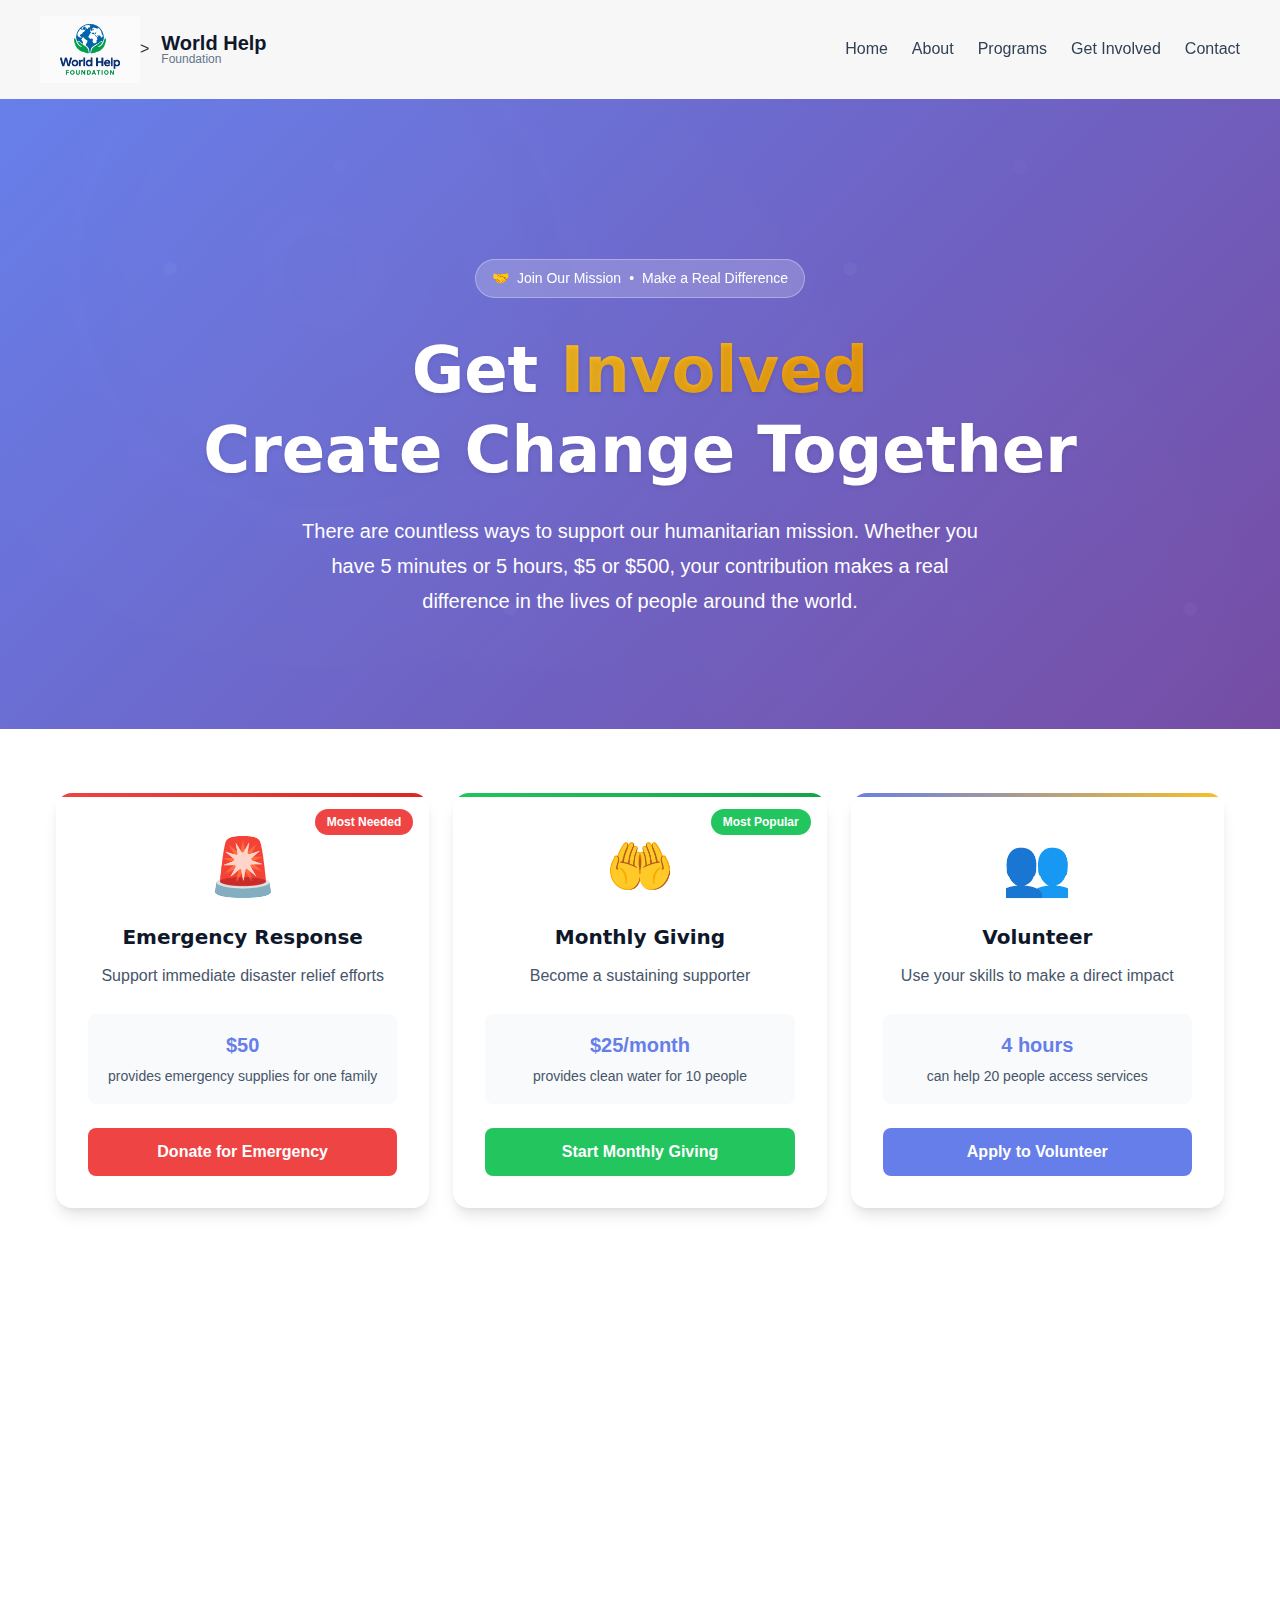
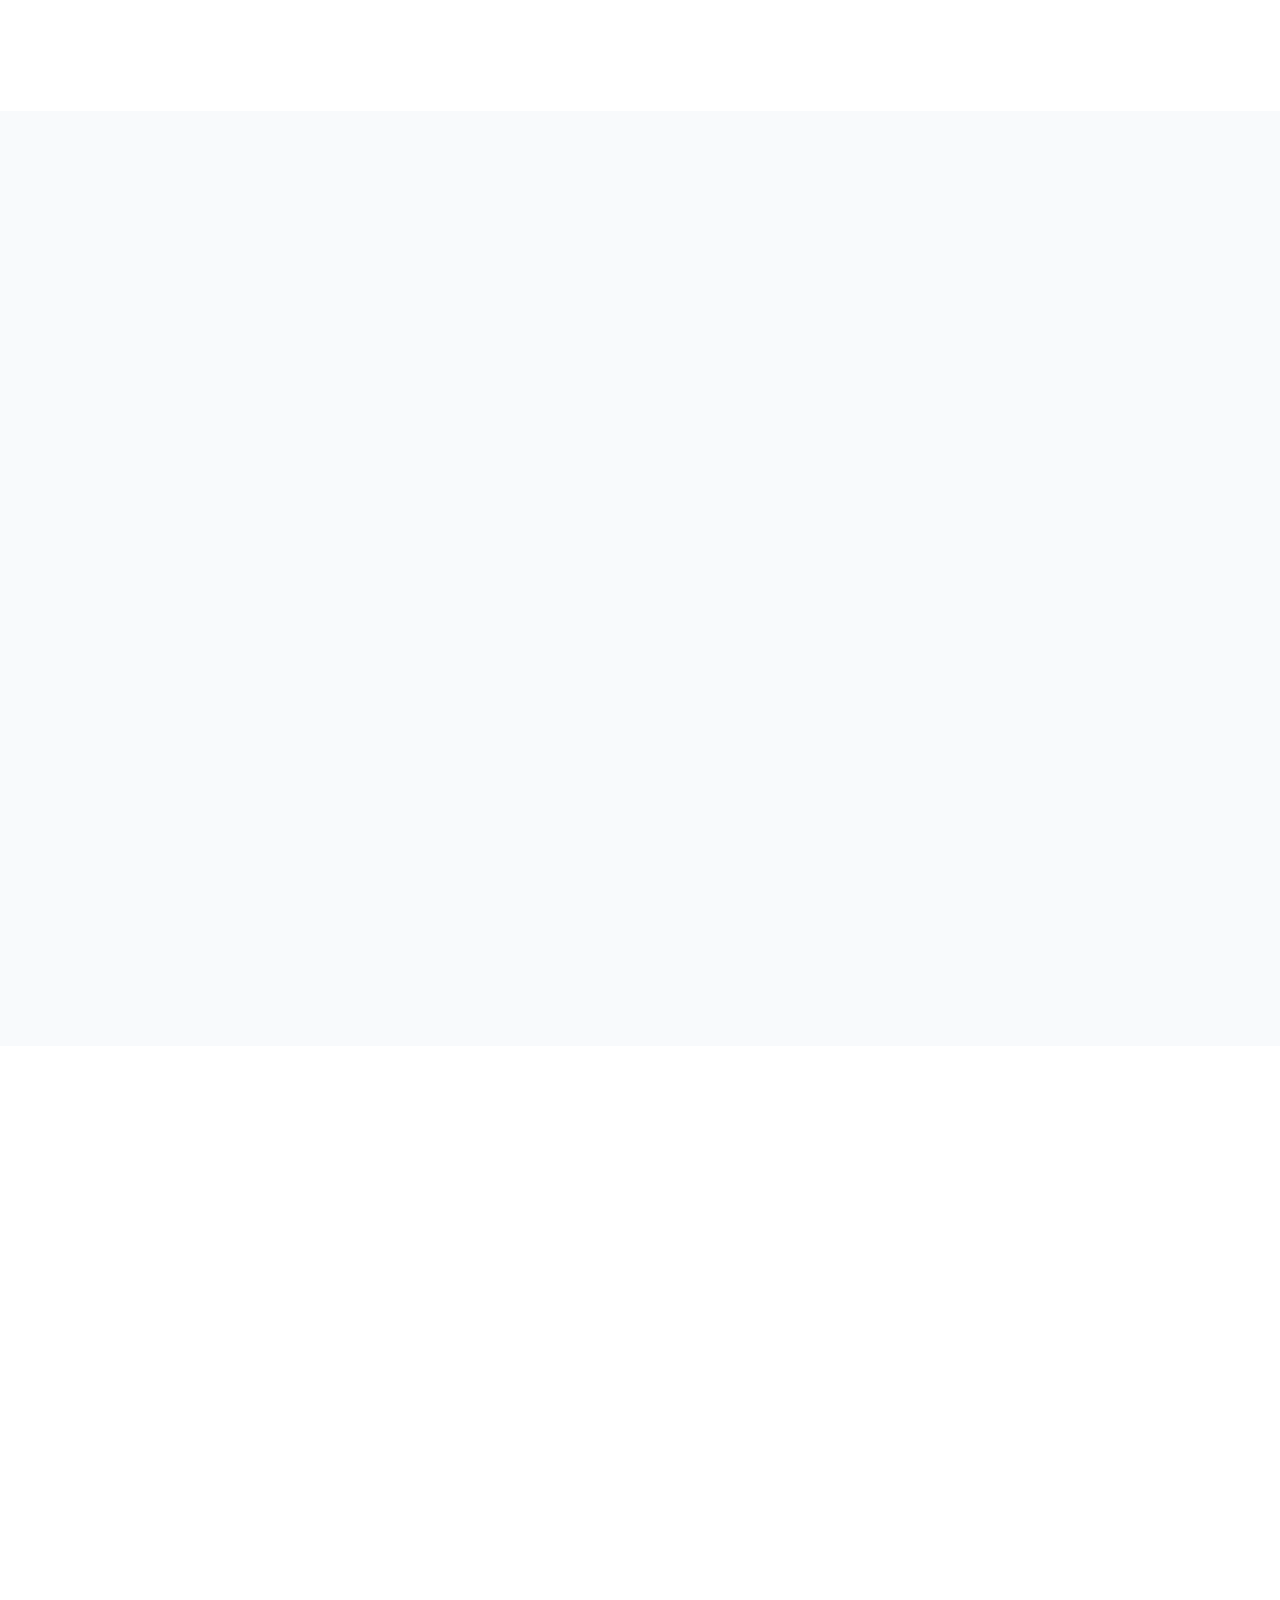
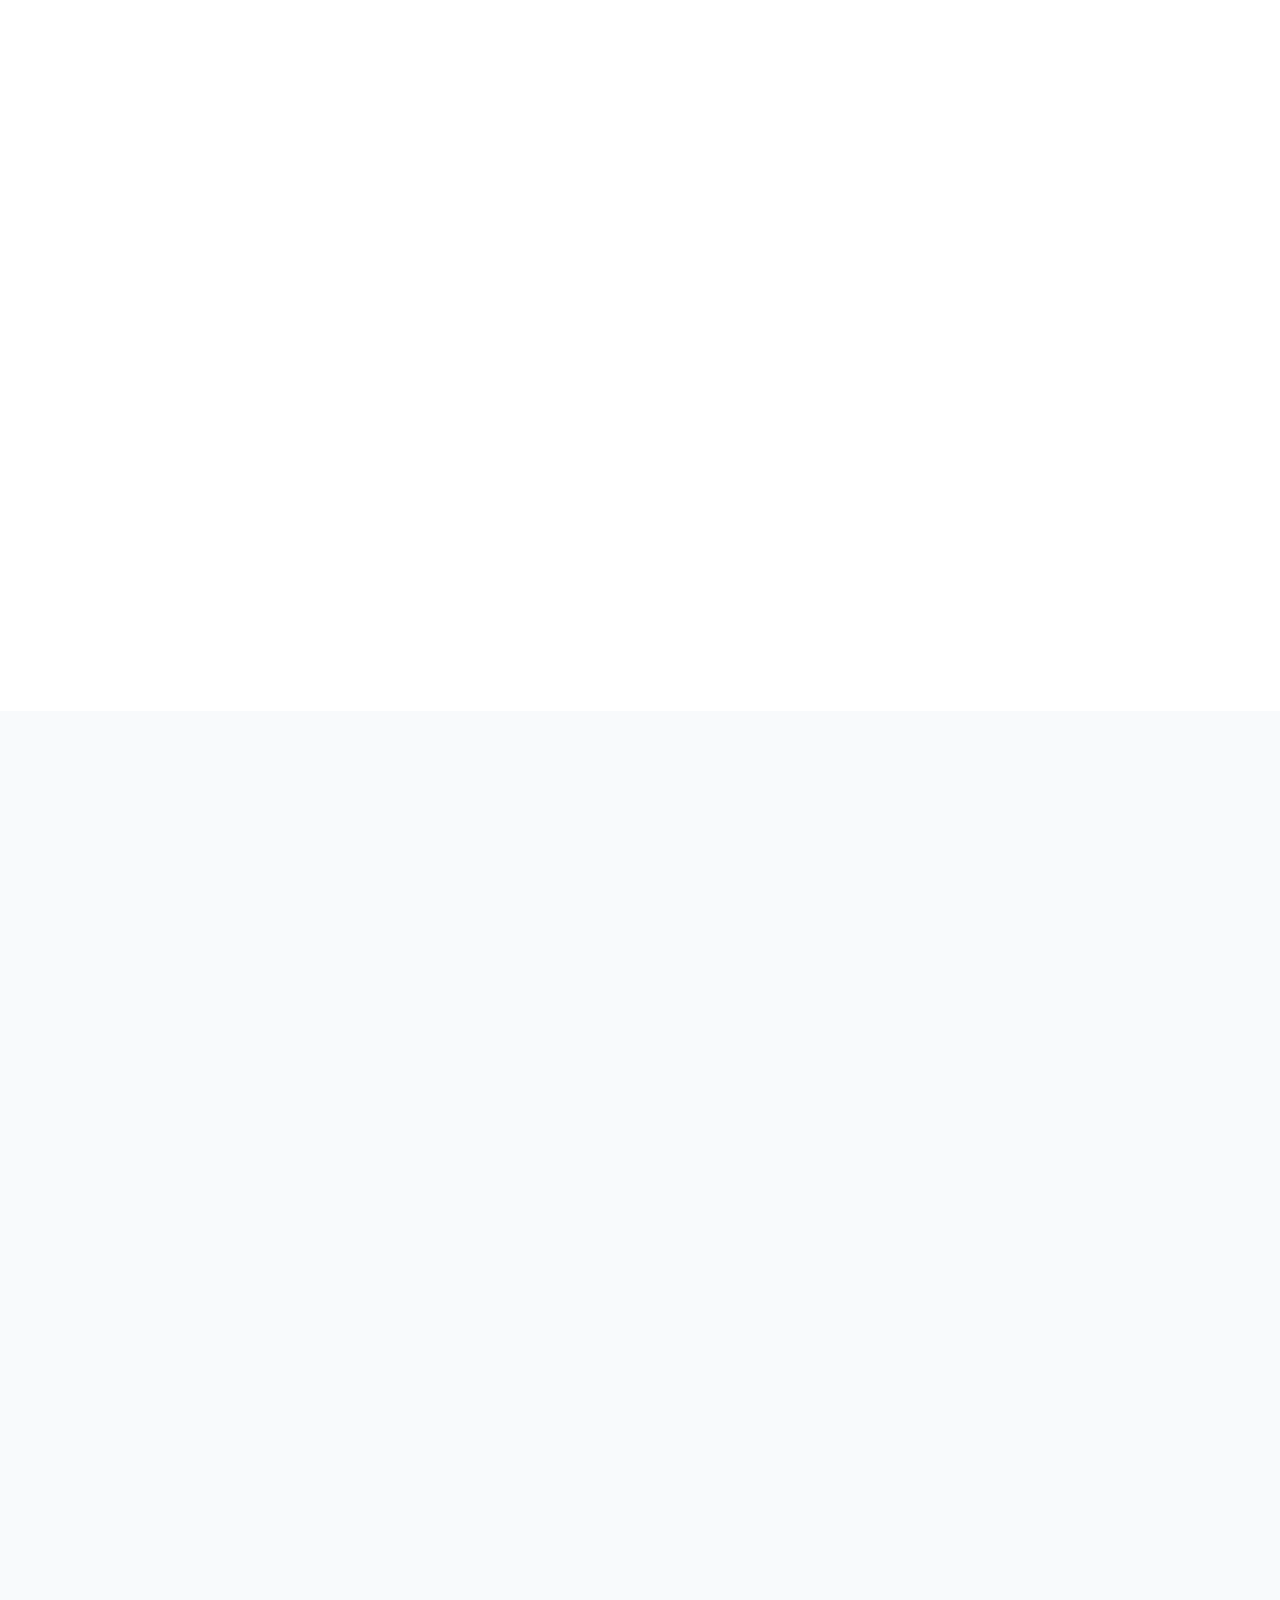
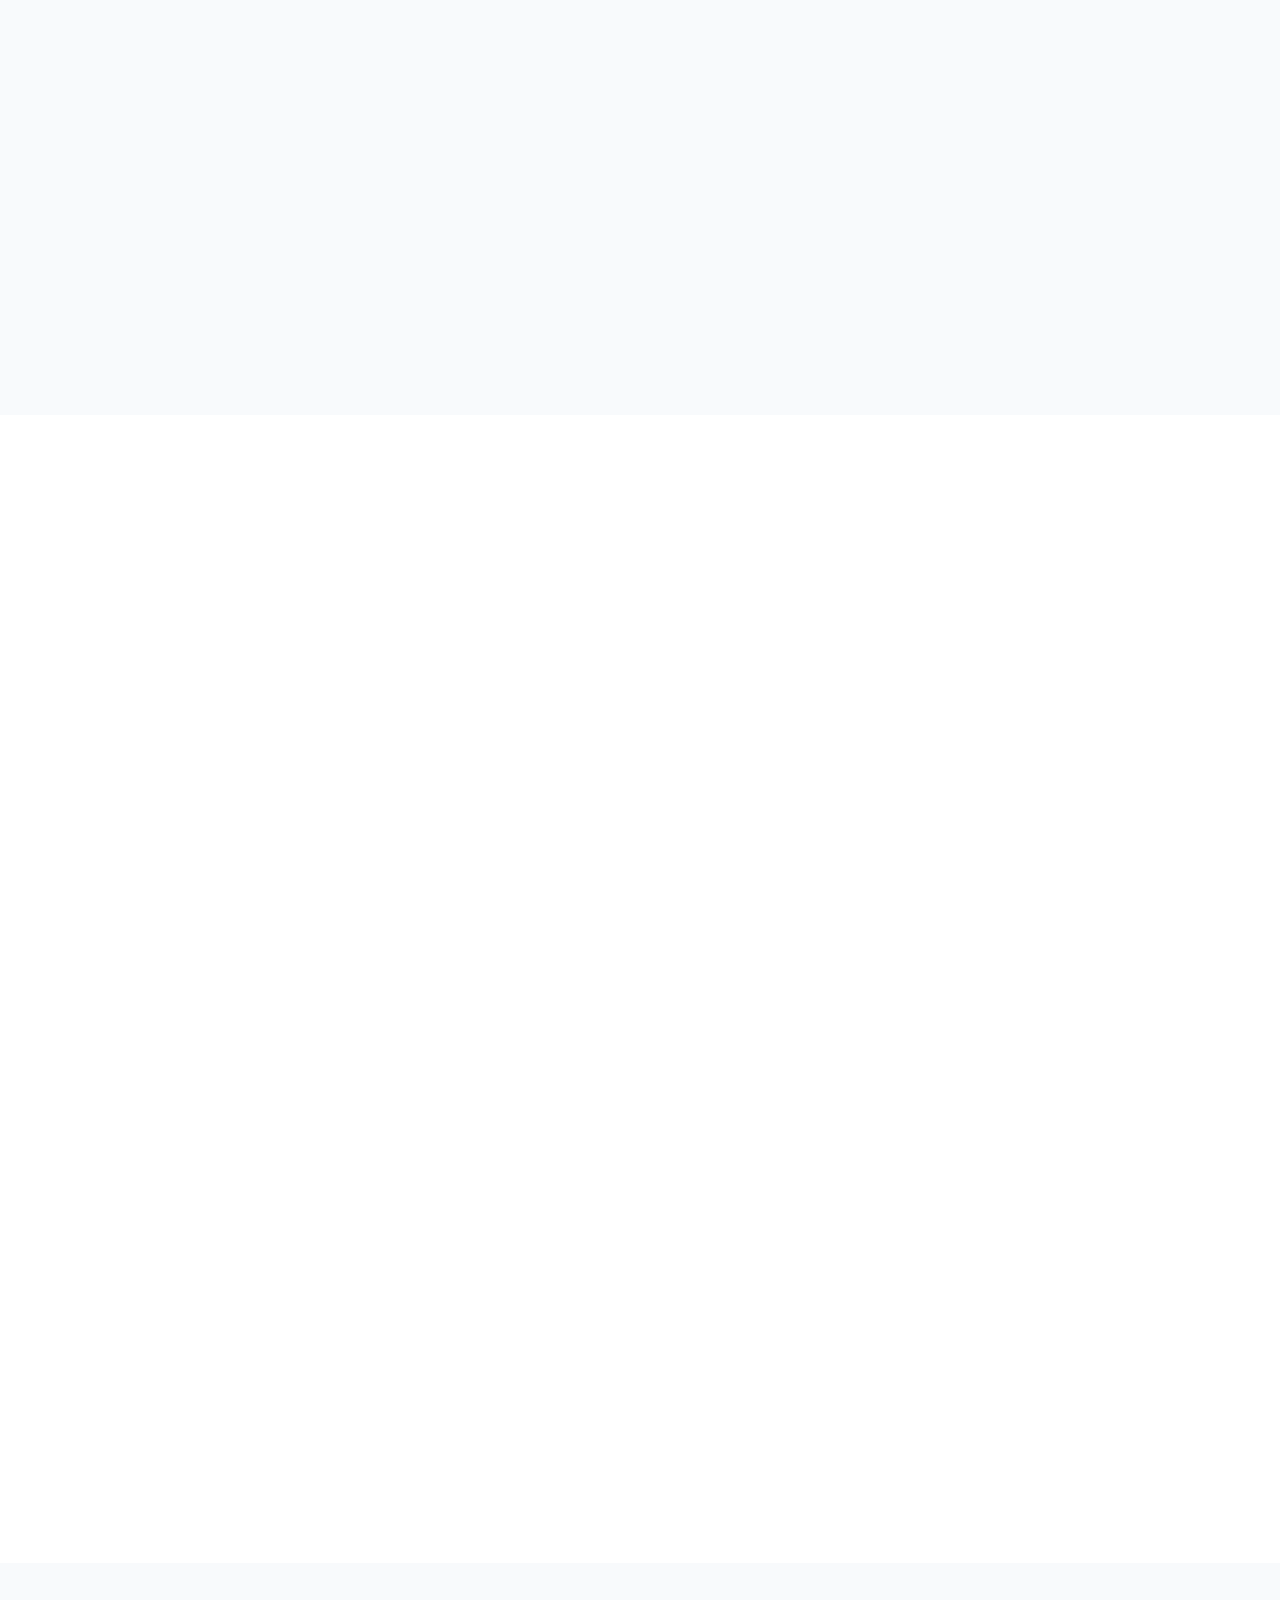
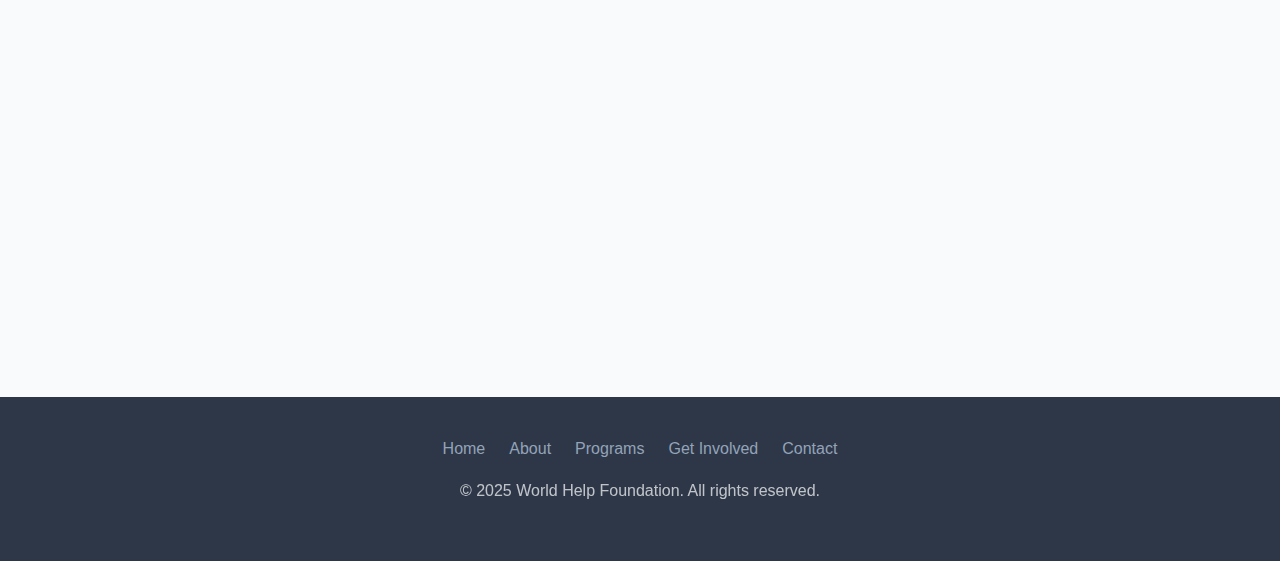
<file: World-help-foundation/get-involved.html>
<!DOCTYPE html>
<html lang="en" data-theme="auto" class="no-js">
<head>
    <meta charset="UTF-8">
    <meta name="viewport" content="width=device-width, initial-scale=1.0, viewport-fit=cover">
    <meta name="description" content="Get Involved with World Help Foundation - Volunteer, donate, fundraise, or partner with us to create lasting change in communities worldwide.">
    <meta name="keywords" content="volunteer, get involved, fundraising, partnership, donate, humanitarian volunteer, charity work">
    <meta name="author" content="World Help Foundation">
    <meta name="robots" content="index, follow">
    <meta name="theme-color" content="#1a365d" media="(prefers-color-scheme: light)">
    <meta name="theme-color" content="#2d3748" media="(prefers-color-scheme: dark)">
    <meta name="color-scheme" content="light dark">

    <title>Get Involved | World Help Foundation</title>

    <!-- Favicon -->
    <link rel="icon" href="data:image/svg+xml,%3Csvg xmlns='http://www.w3.org/2000/svg' viewBox='0 0 40 40'%3E%3Ccircle cx='20' cy='20' r='18' fill='%23667eea'/%3E%3Cpath d='M12 20c0-4.418 3.582-8 8-8s8 3.582 8 8' stroke='white' stroke-width='2' fill='none'/%3E%3C/svg%3E" type="image/svg+xml">

    <!-- Link to external CSS file -->
    <link rel="stylesheet" href="styles.css">
</head>

<body>
    <header>
        <div class="container header-container">
            <a href="index.html" class="logo">
                <div class="logo-icon">
                    <img src="images/world-help-logo.svg.png" alt="World Help Foundation Logo" class="logo-icon">>
                        <circle cx="20" cy="20" r="18" fill="url(#logoGradient)" stroke="currentColor" stroke-width="2"/>
                        <path d="M12 20c0-4.418 3.582-8 8-8s8 3.582 8 8" stroke="white" stroke-width="2" fill="none"/>
                        <path d="M16 24c2.209 0 4-1.791 4-4s-1.791-4-4-4" stroke="white" stroke-width="2" fill="none"/>
                        <path d="M24 24c-2.209 0-4-1.791-4-4s1.791-4 4-4" stroke="white" stroke-width="2" fill="none"/>
                        <circle cx="20" cy="20" r="2" fill="white"/>
                        <defs>
                            <linearGradient id="logoGradient" x1="0%" y1="0%" x2="100%" y2="100%">
                                <stop offset="0%" style="stop-color:#667eea"/>
                                <stop offset="100%" style="stop-color:#764ba2"/>
                            </linearGradient>
                        </defs>
                    </svg>
                </div>
                <div class="logo-text">
                    <div class="logo-main">World Help</div>
                    <div class="logo-sub">Foundation</div>
                </div>
            </a>
            <nav>
                <ul>
                    <li><a href="index.html">Home</a></li>
                    <li><a href="about.html">About</a></li>
                    <li><a href="programs.html">Programs</a></li>
                    <li><a href="get-involved.html">Get Involved</a></li>
                    <li><a href="contact.html">Contact</a></li>
                </ul>
            </nav>
        </div>
    </header>

    <main>
        <!-- Hero Section -->
        <section class="hero get-involved-hero">
            <div class="hero-background"></div>
            <div class="hero-content">
                <div class="container">
                    <div class="hero-badge animate-on-scroll">
                        <span>🤝</span>
                        <span>Join Our Mission</span>
                        <span>•</span>
                        <span>Make a Real Difference</span>
                    </div>
                    
                    <h1 class="hero-title animate-on-scroll">
                        Get <span class="gradient-text">Involved</span>
                        <br>Create Change Together
                    </h1>
                    
                    <p class="hero-description animate-on-scroll">
                        There are countless ways to support our humanitarian mission. Whether you have 
                        5 minutes or 5 hours, $5 or $500, your contribution makes a real difference 
                        in the lives of people around the world.
                    </p>
                </div>
            </div>
        </section>

        <!-- Quick Action Cards -->
        <section class="quick-involvement-section">
            <div class="container">
                <div class="involvement-cards-grid">
                    <div class="involvement-card animate-on-scroll urgent">
                        <div class="card-badge">Most Needed</div>
                        <div class="involvement-icon">🚨</div>
                        <h3>Emergency Response</h3>
                        <p>Support immediate disaster relief efforts</p>
                        <div class="involvement-impact">
                            <span class="impact-stat">$50</span>
                            <span class="impact-desc">provides emergency supplies for one family</span>
                        </div>
                        <a href="donate.html" class="involvement-btn emergency">Donate for Emergency</a>
                    </div>

                    <div class="involvement-card animate-on-scroll popular">
                        <div class="card-badge">Most Popular</div>
                        <div class="involvement-icon">🤲</div>
                        <h3>Monthly Giving</h3>
                        <p>Become a sustaining supporter</p>
                        <div class="involvement-impact">
                            <span class="impact-stat">$25/month</span>
                            <span class="impact-desc">provides clean water for 10 people</span>
                        </div>
                        <a href="donate.html" class="involvement-btn popular">Start Monthly Giving</a>
                    </div>

                    <div class="involvement-card animate-on-scroll">
                        <div class="involvement-icon">👥</div>
                        <h3>Volunteer</h3>
                        <p>Use your skills to make a direct impact</p>
                        <div class="involvement-impact">
                            <span class="impact-stat">4 hours</span>
                            <span class="impact-desc">can help 20 people access services</span>
                        </div>
                        <a href="mailto:litta1227@gmail.com?subject=Volunteer Application" class="involvement-btn volunteer">Apply to Volunteer</a>
                    </div>

                    <div class="involvement-card animate-on-scroll">
                        <div class="involvement-icon">📢</div>
                        <h3>Spread the Word</h3>
                        <p>Share our mission with your network</p>
                        <div class="involvement-impact">
                            <span class="impact-stat">1 share</span>
                            <span class="impact-desc">reaches 100+ people on average</span>
                        </div>
                        <a href="#share-section" class="involvement-btn share">Share Our Mission</a>
                    </div>
                </div>
            </div>
        </section>

        <!-- Donation Options -->
        <section class="donation-options-section">
            <div class="container">
                <div class="section-header animate-on-scroll">
                    <div class="section-badge">
                        <span>💝</span>
                        <span>Donation Options</span>
                    </div>
                    <h2>Ways to Donate</h2>
                    <p>Every donation, no matter the size, creates real change in the lives of those who need it most.</p>
                </div>

                <div class="donation-methods-grid">
                    <div class="donation-method-card animate-on-scroll">
                        <div class="method-icon">💳</div>
                        <h3>One-Time Donation</h3>
                        <p>Make an immediate impact with a single contribution</p>
                        <ul class="method-features">
                            <li>✓ Instant impact</li>
                            <li>✓ Tax-deductible</li>
                            <li>✓ Secure payment</li>
                        </ul>
                        <a href="donate.html" class="method-btn">Donate Once</a>
                    </div>

                    <div class="donation-method-card animate-on-scroll featured">
                        <div class="featured-badge">Recommended</div>
                        <div class="method-icon">🔄</div>
                        <h3>Monthly Giving</h3>
                        <p>Provide steady support that helps us plan long-term programs</p>
                        <ul class="method-features">
                            <li>✓ Predictable impact</li>
                            <li>✓ Lower processing fees</li>
                            <li>✓ Cancel anytime</li>
                            <li>✓ Exclusive updates</li>
                        </ul>
                        <a href="donate.html" class="method-btn featured">Start Monthly Giving</a>
                    </div>

                    <div class="donation-method-card animate-on-scroll">
                        <div class="method-icon">🎁</div>
                        <h3>Memorial & Honor Gifts</h3>
                        <p>Honor someone special while supporting our mission</p>
                        <ul class="method-features">
                            <li>✓ Meaningful tribute</li>
                            <li>✓ Notification sent</li>
                            <li>✓ Tax-deductible</li>
                        </ul>
                        <a href="mailto:litta1227@gmail.com?subject=Memorial Gift Inquiry" class="method-btn">Learn More</a>
                    </div>
                </div>
            </div>
        </section>

        <!-- Volunteer Opportunities -->
        <section class="volunteer-section">
            <div class="container">
                <div class="section-header animate-on-scroll">
                    <div class="section-badge">
                        <span>🙋</span>
                        <span>Volunteer Opportunities</span>
                    </div>
                    <h2>Use Your Skills for Good</h2>
                    <p>Join our global community of volunteers and use your unique talents to create lasting change.</p>
                </div>

                <div class="volunteer-roles-grid">
                    <div class="volunteer-role-card animate-on-scroll">
                        <div class="role-category">Field Work</div>
                        <div class="role-icon">🌍</div>
                        <h3>International Volunteers</h3>
                        <p>Work directly in communities around the world implementing our programs</p>
                        <div class="role-requirements">
                            <span class="req-item">6+ month commitment</span>
                            <span class="req-item">Experience preferred</span>
                            <span class="req-item">Language skills helpful</span>
                        </div>
                        <a href="mailto:litta1227@gmail.com?subject=International Volunteer Application" class="role-btn">Apply Now</a>
                    </div>

                    <div class="volunteer-role-card animate-on-scroll">
                        <div class="role-category">Remote</div>
                        <div class="role-icon">💻</div>
                        <h3>Digital Volunteers</h3>
                        <p>Support our mission from anywhere with web design, social media, or data analysis</p>
                        <div class="role-requirements">
                            <span class="req-item">Flexible schedule</span>
                            <span class="req-item">Technical skills</span>
                            <span class="req-item">2+ hours/week</span>
                        </div>
                        <a href="mailto:litta1227@gmail.com?subject=Digital Volunteer Application" class="role-btn">Get Started</a>
                    </div>

                    <div class="volunteer-role-card animate-on-scroll">
                        <div class="role-category">Local</div>
                        <div class="role-icon">🏘️</div>
                        <h3>Community Advocates</h3>
                        <p>Represent World Help at local events, schools, and community gatherings</p>
                        <div class="role-requirements">
                            <span class="req-item">Public speaking</span>
                            <span class="req-item">Weekend availability</span>
                            <span class="req-item">Passion for mission</span>
                        </div>
                        <a href="mailto:litta1227@gmail.com?subject=Community Advocate Application" class="role-btn">Join Us</a>
                    </div>

                    <div class="volunteer-role-card animate-on-scroll">
                        <div class="role-category">Professional</div>
                        <div class="role-icon">💼</div>
                        <h3>Pro Bono Services</h3>
                        <p>Offer your professional expertise in law, accounting, marketing, or other fields</p>
                        <div class="role-requirements">
                            <span class="req-item">Professional license</span>
                            <span class="req-item">Relevant experience</span>
                            <span class="req-item">Project-based</span>
                        </div>
                        <a href="mailto:litta1227@gmail.com?subject=Pro Bono Services Inquiry" class="role-btn">Offer Services</a>
                    </div>
                </div>
            </div>
        </section>

        <!-- Fundraising -->
        <section class="fundraising-section">
            <div class="container">
                <div class="section-header animate-on-scroll">
                    <div class="section-badge">
                        <span>🎯</span>
                        <span>Fundraising</span>
                    </div>
                    <h2>Start Your Own Fundraiser</h2>
                    <p>Rally your friends, family, and community to support our humanitarian mission.</p>
                </div>

                <div class="fundraising-ideas-grid">
                    <div class="fundraising-idea-card animate-on-scroll">
                        <div class="idea-icon">🎂</div>
                        <h3>Birthday Fundraiser</h3>
                        <p>Ask for donations instead of gifts for your birthday</p>
                        <div class="idea-stats">
                            <span class="stat">Average raised: $300</span>
                            <span class="stat">Time needed: 1 hour setup</span>
                        </div>
                    </div>

                    <div class="fundraising-idea-card animate-on-scroll">
                        <div class="idea-icon">🏃</div>
                        <h3>Athletic Challenge</h3>
                        <p>Run a marathon, bike race, or fitness challenge for our cause</p>
                        <div class="idea-stats">
                            <span class="stat">Average raised: $1,200</span>
                            <span class="stat">Time needed: 3 months prep</span>
                        </div>
                    </div>

                    <div class="fundraising-idea-card animate-on-scroll">
                        <div class="idea-icon">🎪</div>
                        <h3>Community Event</h3>
                        <p>Organize a local event like a concert, bake sale, or auction</p>
                        <div class="idea-stats">
                            <span class="stat">Average raised: $2,500</span>
                            <span class="stat">Time needed: 2 months planning</span>
                        </div>
                    </div>

                    <div class="fundraising-idea-card animate-on-scroll">
                        <div class="idea-icon">💼</div>
                        <h3>Workplace Campaign</h3>
                        <p>Get your colleagues involved with an office fundraising drive</p>
                        <div class="idea-stats">
                            <span class="stat">Average raised: $800</span>
                            <span class="stat">Time needed: 2 weeks</span>
                        </div>
                    </div>
                </div>

                <div class="fundraising-support animate-on-scroll">
                    <h3>We'll Support Your Efforts</h3>
                    <p>When you start a fundraiser, we provide you with materials, guidance, and recognition to help you succeed.</p>
                    <a href="mailto:litta1227@gmail.com?subject=Fundraising Support Request" class="support-btn">Start Your Fundraiser</a>
                </div>
            </div>
        </section>

        <!-- Corporate Partnerships -->
        <section class="partnership-section">
            <div class="container">
                <div class="section-header animate-on-scroll">
                    <div class="section-badge">
                        <span>🏢</span>
                        <span>Corporate Partnerships</span>
                    </div>
                    <h2>Partner with Us</h2>
                    <p>Join leading companies that align their business values with social impact.</p>
                </div>

                <div class="partnership-options-grid">
                    <div class="partnership-option-card animate-on-scroll">
                        <div class="option-icon">🤝</div>
                        <h3>Strategic Partnership</h3>
                        <p>Long-term collaboration integrating our mission with your business goals</p>
                        <ul class="option-benefits">
                            <li>Brand alignment with social impact</li>
                            <li>Employee engagement opportunities</li>
                            <li>Custom program development</li>
                            <li>Measurable impact reporting</li>
                        </ul>
                    </div>

                    <div class="partnership-option-card animate-on-scroll">
                        <div class="option-icon">💰</div>
                        <h3>Corporate Sponsorship</h3>
                        <p>Support specific programs while gaining visibility for your brand</p>
                        <ul class="option-benefits">
                            <li>Program naming opportunities</li>
                            <li>Marketing and PR benefits</li>
                            <li>Recognition in our materials</li>
                            <li>Tax-deductible contributions</li>
                        </ul>
                    </div>

                    <div class="partnership-option-card animate-on-scroll">
                        <div class="option-icon">👥</div>
                        <h3>Employee Engagement</h3>
                        <p>Involve your team in volunteer activities and giving campaigns</p>
                        <ul class="option-benefits">
                            <li>Team building activities</li>
                            <li>Skills-based volunteering</li>
                            <li>Matching gift programs</li>
                            <li>Leadership development</li>
                        </ul>
                    </div>
                </div>

                <div class="partnership-cta animate-on-scroll">
                    <h3>Ready to Make a Corporate Impact?</h3>
                    <p>Contact us to discuss how your company can partner with World Help Foundation.</p>
                    <a href="mailto:litta1227@gmail.com?subject=Corporate Partnership Inquiry" class="partnership-btn">Explore Partnership</a>
                </div>
            </div>
        </section>

        <!-- Share Section -->
        <section id="share-section" class="share-section">
            <div class="container">
                <div class="section-header animate-on-scroll">
                    <div class="section-badge">
                        <span>📱</span>
                        <span>Spread the Word</span>
                    </div>
                    <h2>Share Our Mission</h2>
                    <p>Help us reach more people by sharing our work on social media and with your network.</p>
                </div>

                <div class="share-options animate-on-scroll">
                    <a href="https://facebook.com/sharer/sharer.php?u=https://worldhelp.org" target="_blank" class="share-btn facebook">
                        <span class="share-icon">📘</span>
                        <span>Share on Facebook</span>
                    </a>
                    <a href="https://twitter.com/intent/tweet?text=Join%20me%20in%20supporting%20World%20Help%20Foundation&url=https://worldhelp.org" target="_blank" class="share-btn twitter">
                        <span class="share-icon">🐦</span>
                        <span>Tweet About Us</span>
                    </a>
                    <a href="https://www.linkedin.com/sharing/share-offsite/?url=https://worldhelp.org" target="_blank" class="share-btn linkedin">
                        <span class="share-icon">💼</span>
                        <span>Share on LinkedIn</span>
                    </a>
                    <a href="mailto:?subject=Check out World Help Foundation&body=I wanted to share this amazing organization with you: https://worldhelp.org" class="share-btn email">
                        <span class="share-icon">✉️</span>
                        <span>Email a Friend</span>
                    </a>
                </div>
            </div>
        </section>
    </main>

    <footer>
        <div class="container">
            <ul class="footer-links">
                <li><a href="index.html">Home</a></li>
                <li><a href="about.html">About</a></li>
                <li><a href="programs.html">Programs</a></li>
                <li><a href="get-involved.html">Get Involved</a></li>
                <li><a href="contact.html">Contact</a></li>
            </ul>
            <p>&copy; 2025 World Help Foundation. All rights reserved.</p>
        </div>
    </footer>

    <script>
        // Scroll animations
        if ('IntersectionObserver' in window) {
            const observer = new IntersectionObserver((entries) => {
                entries.forEach(entry => {
                    if (entry.isIntersecting) {
                        entry.target.classList.add('visible');
                        observer.unobserve(entry.target);
                    }
                });
            }, {
                threshold: 0.1,
                rootMargin: '50px'
            });

            document.querySelectorAll('.animate-on-scroll').forEach(el => {
                observer.observe(el);
            });
        } else {
            document.querySelectorAll('.animate-on-scroll').forEach(el => {
                el.classList.add('visible');
            });
        }
    </script>
</body>
</html>
</file>
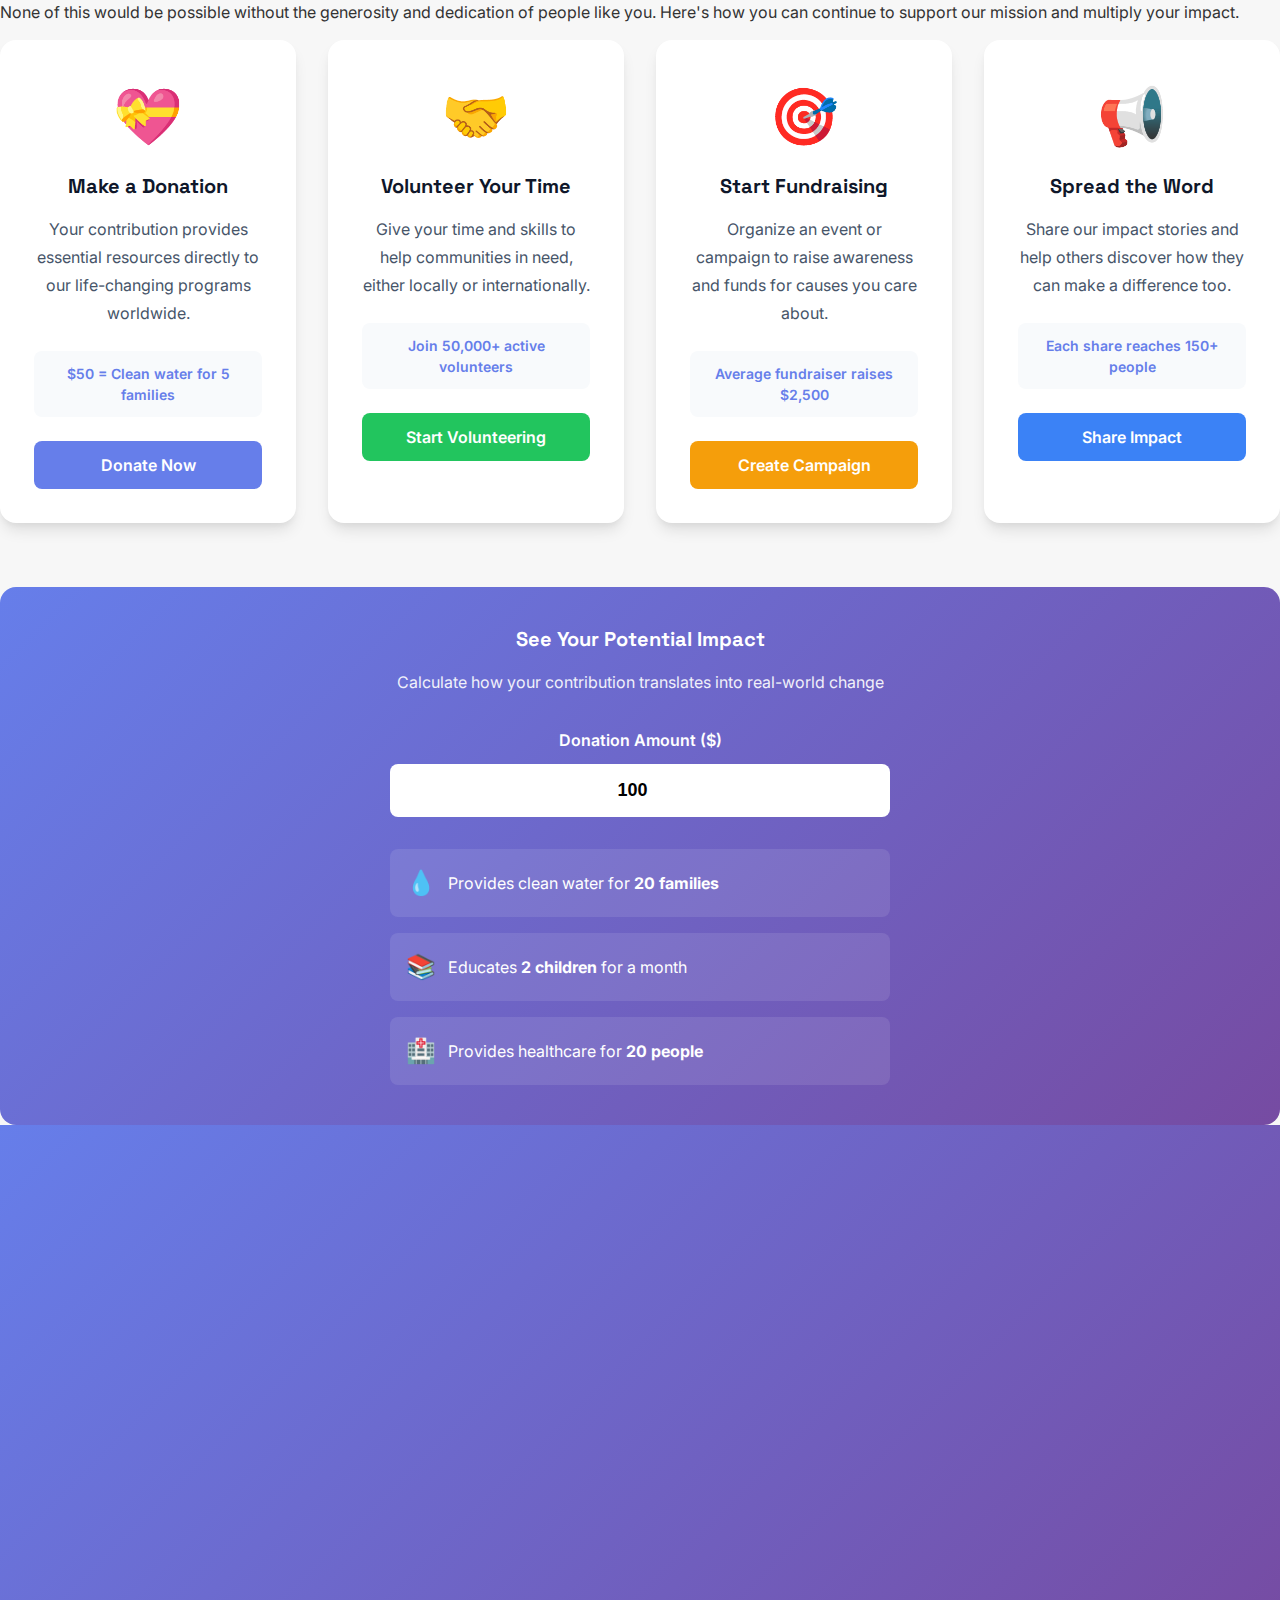
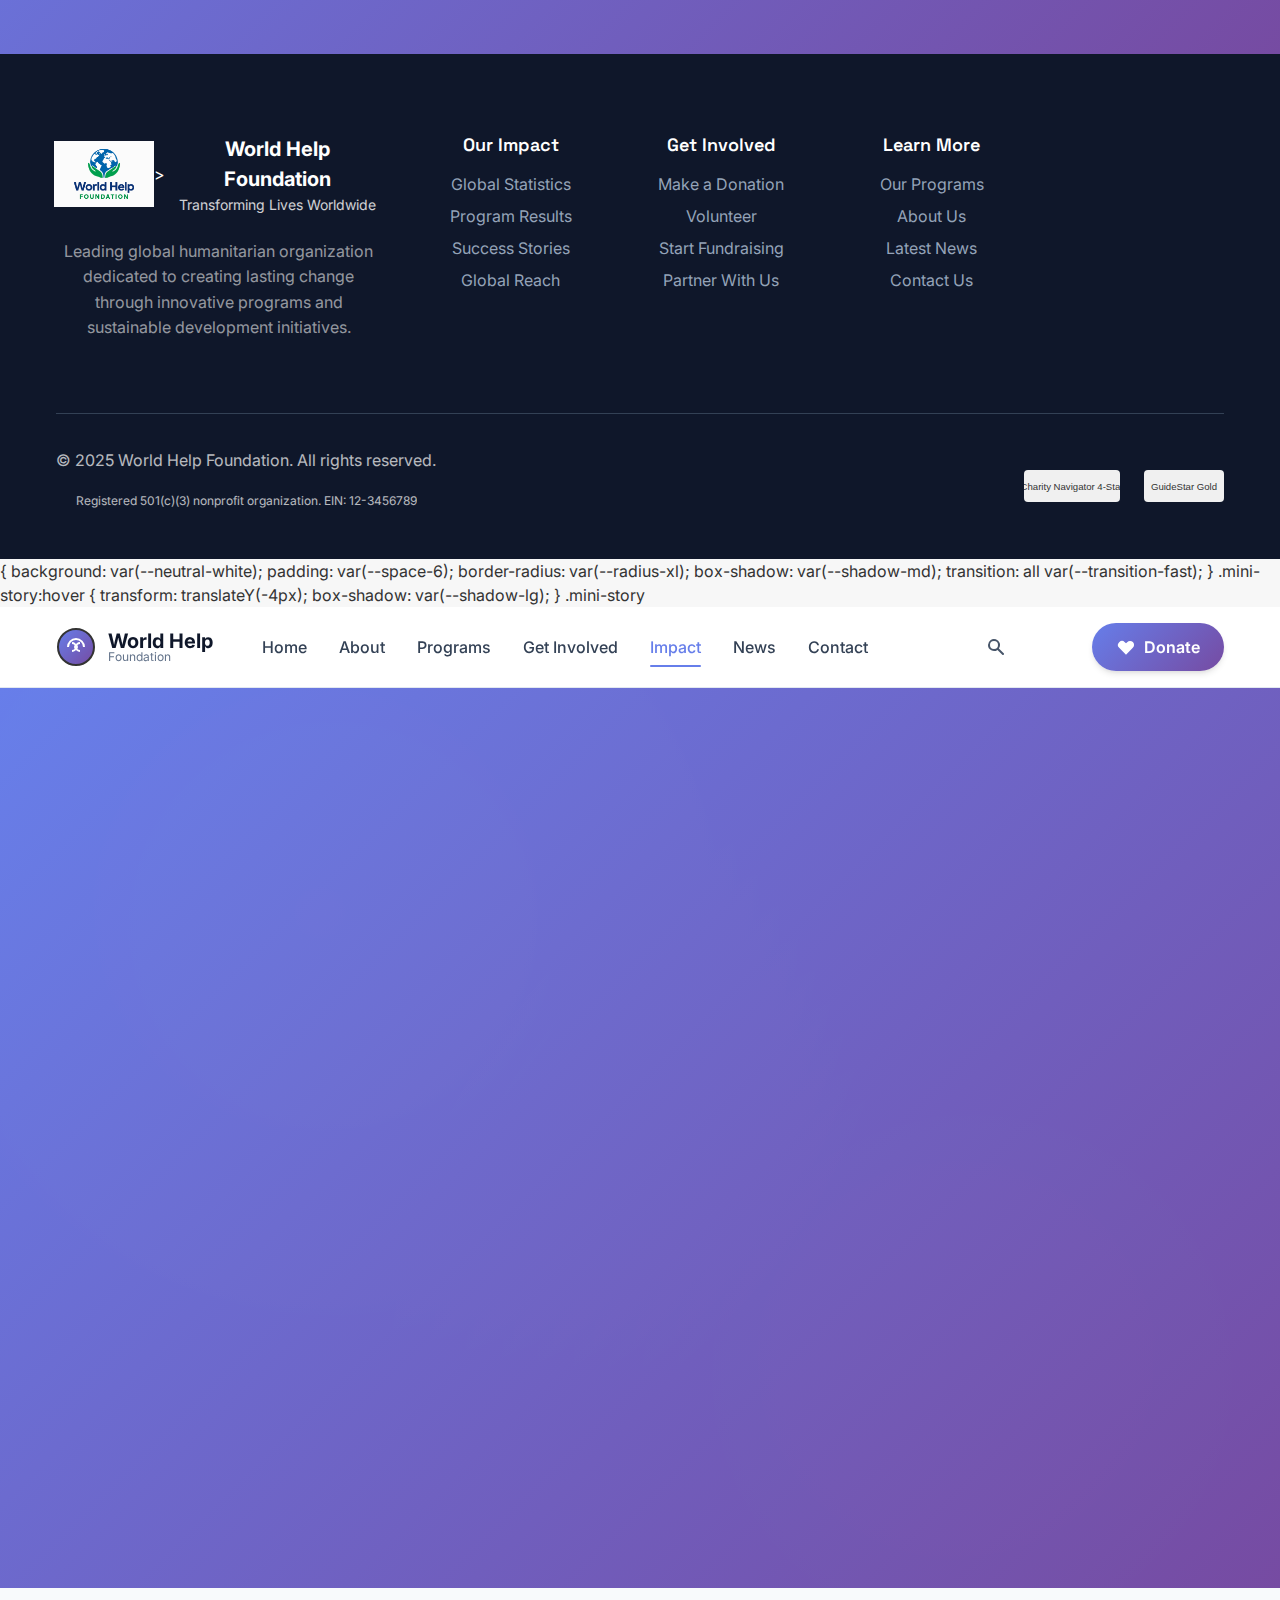
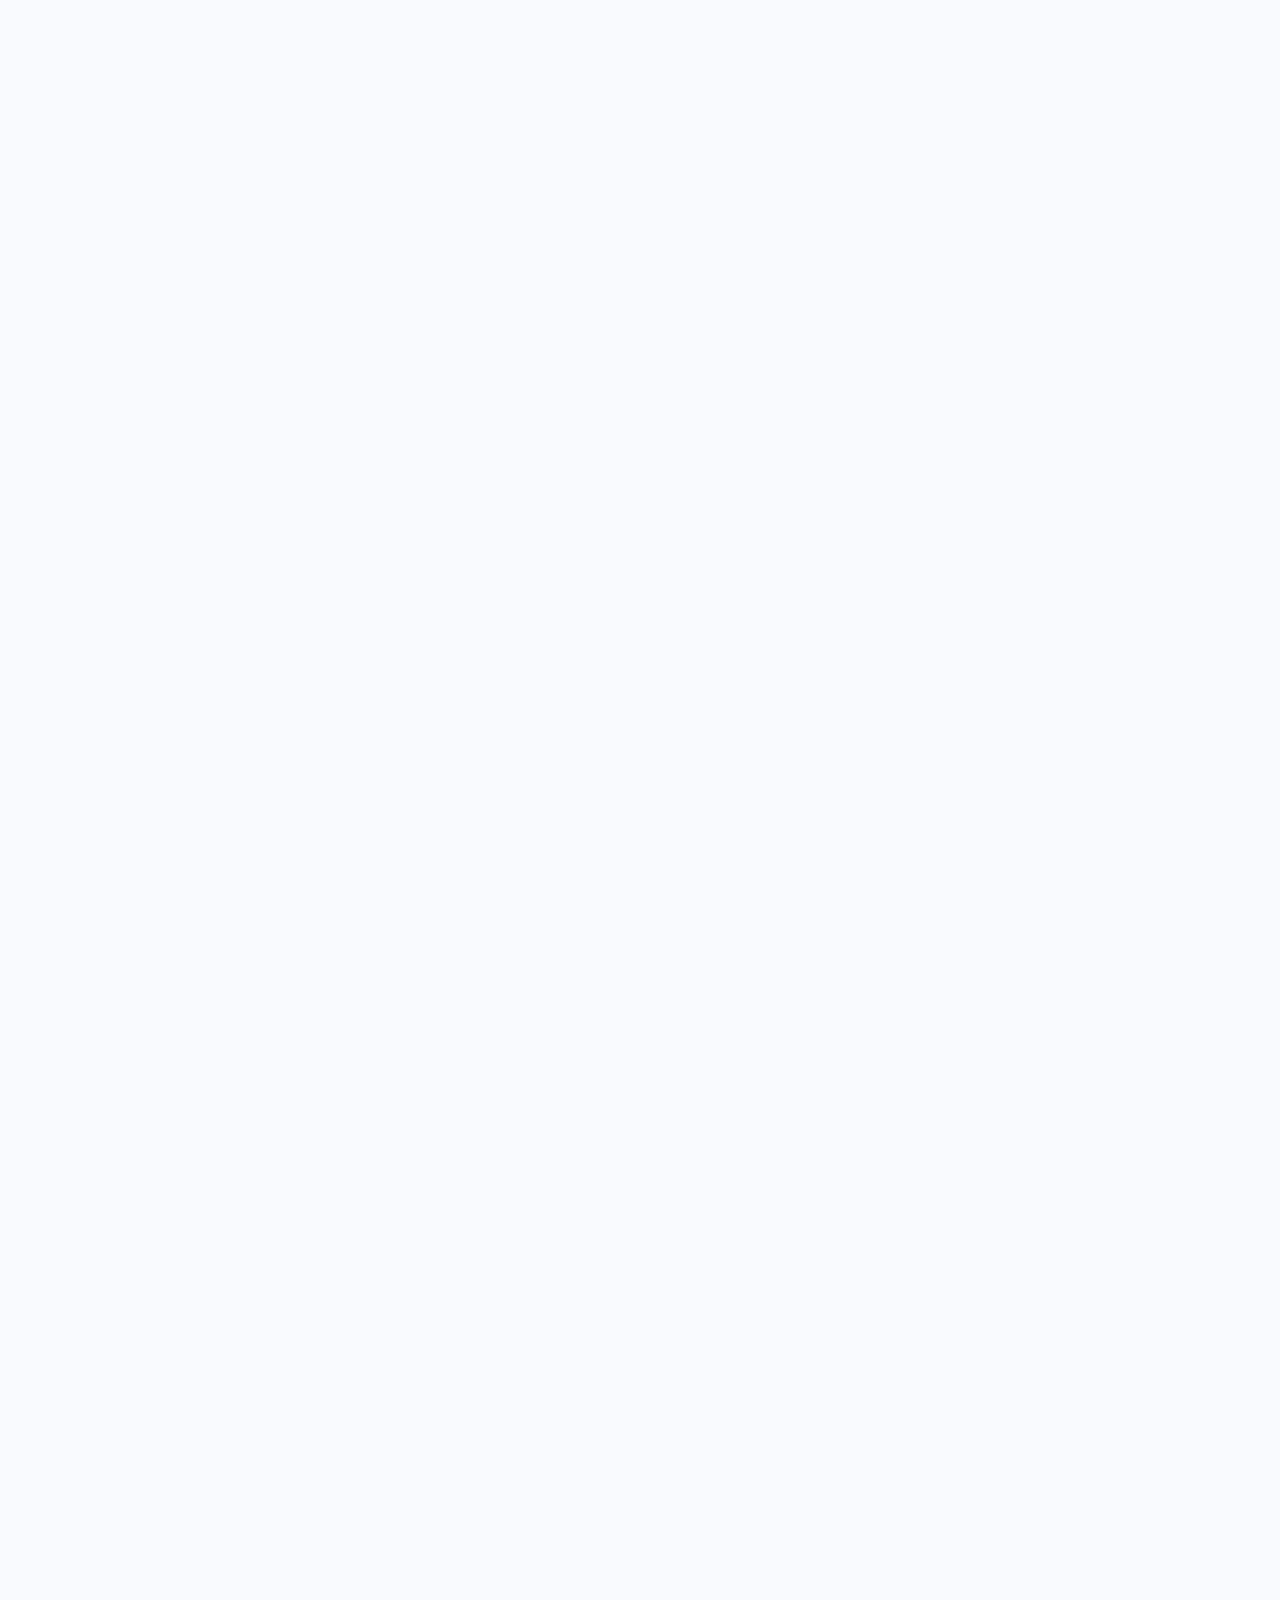
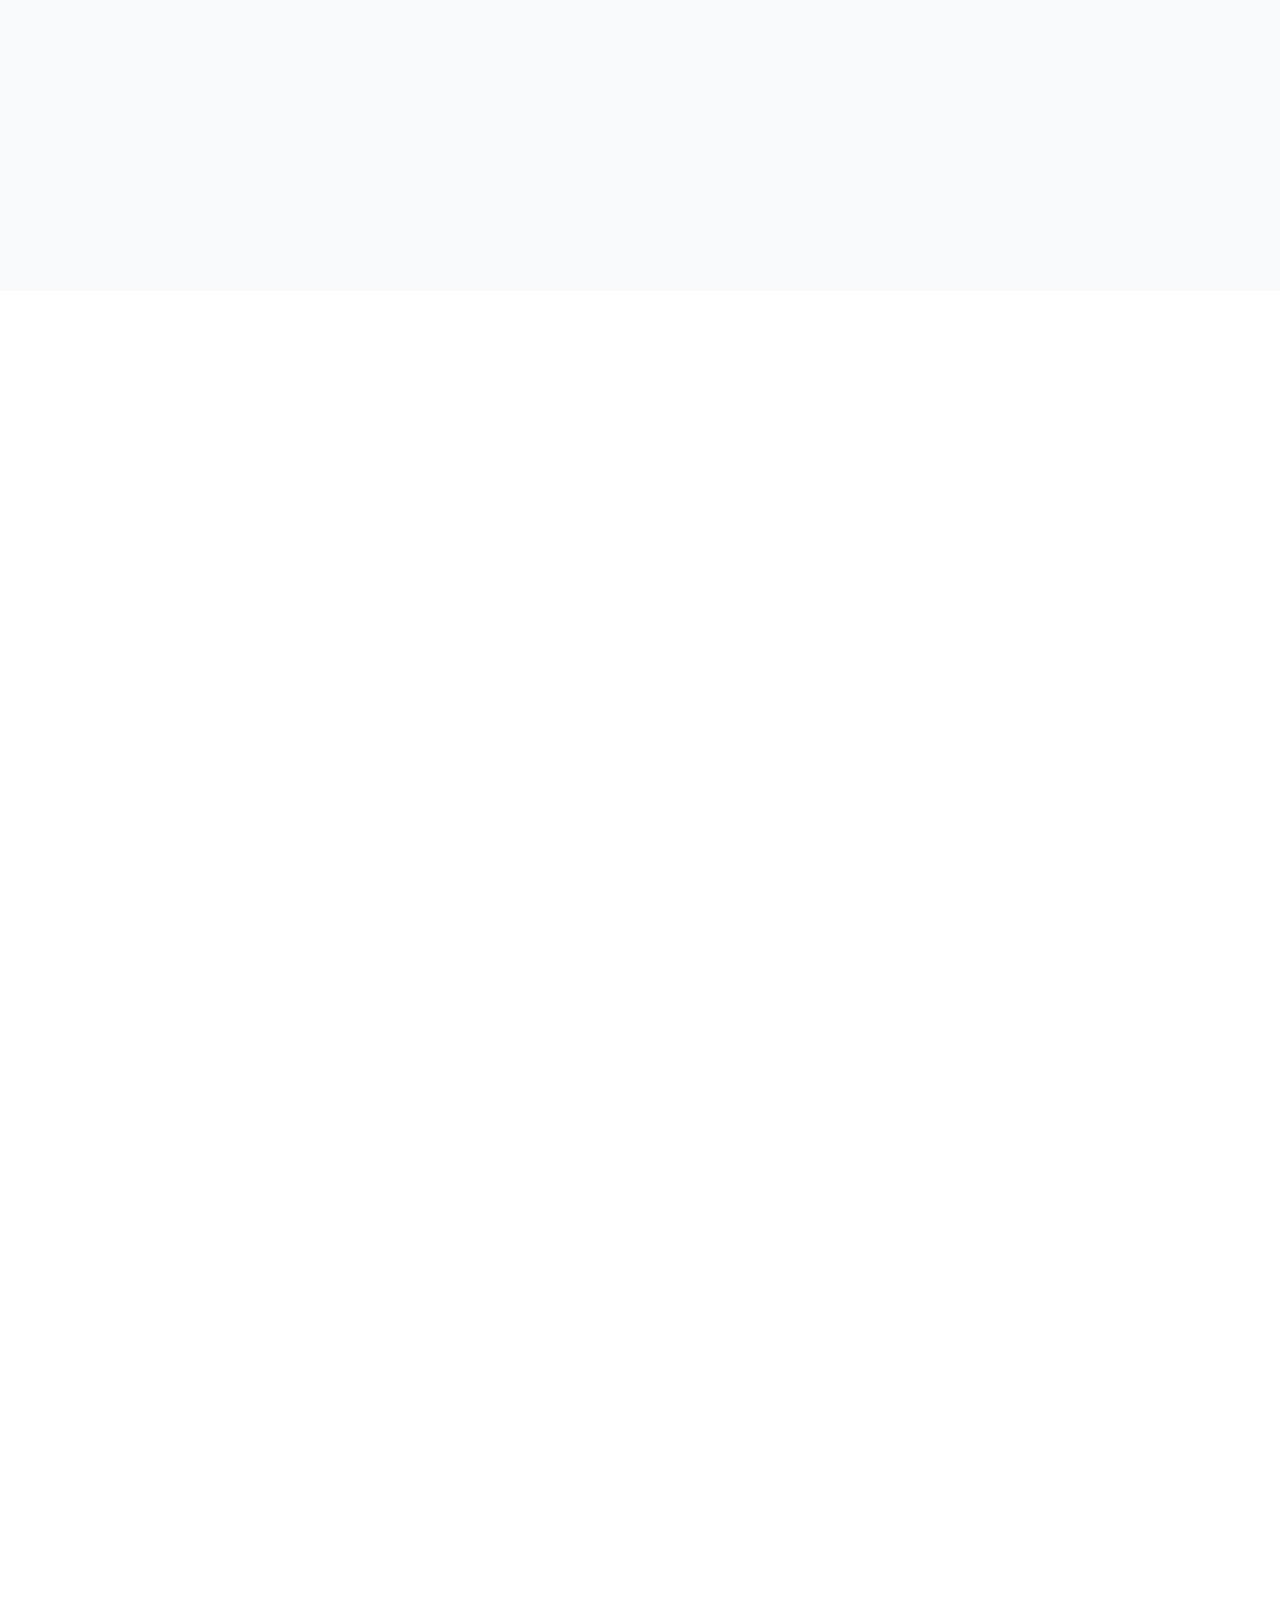
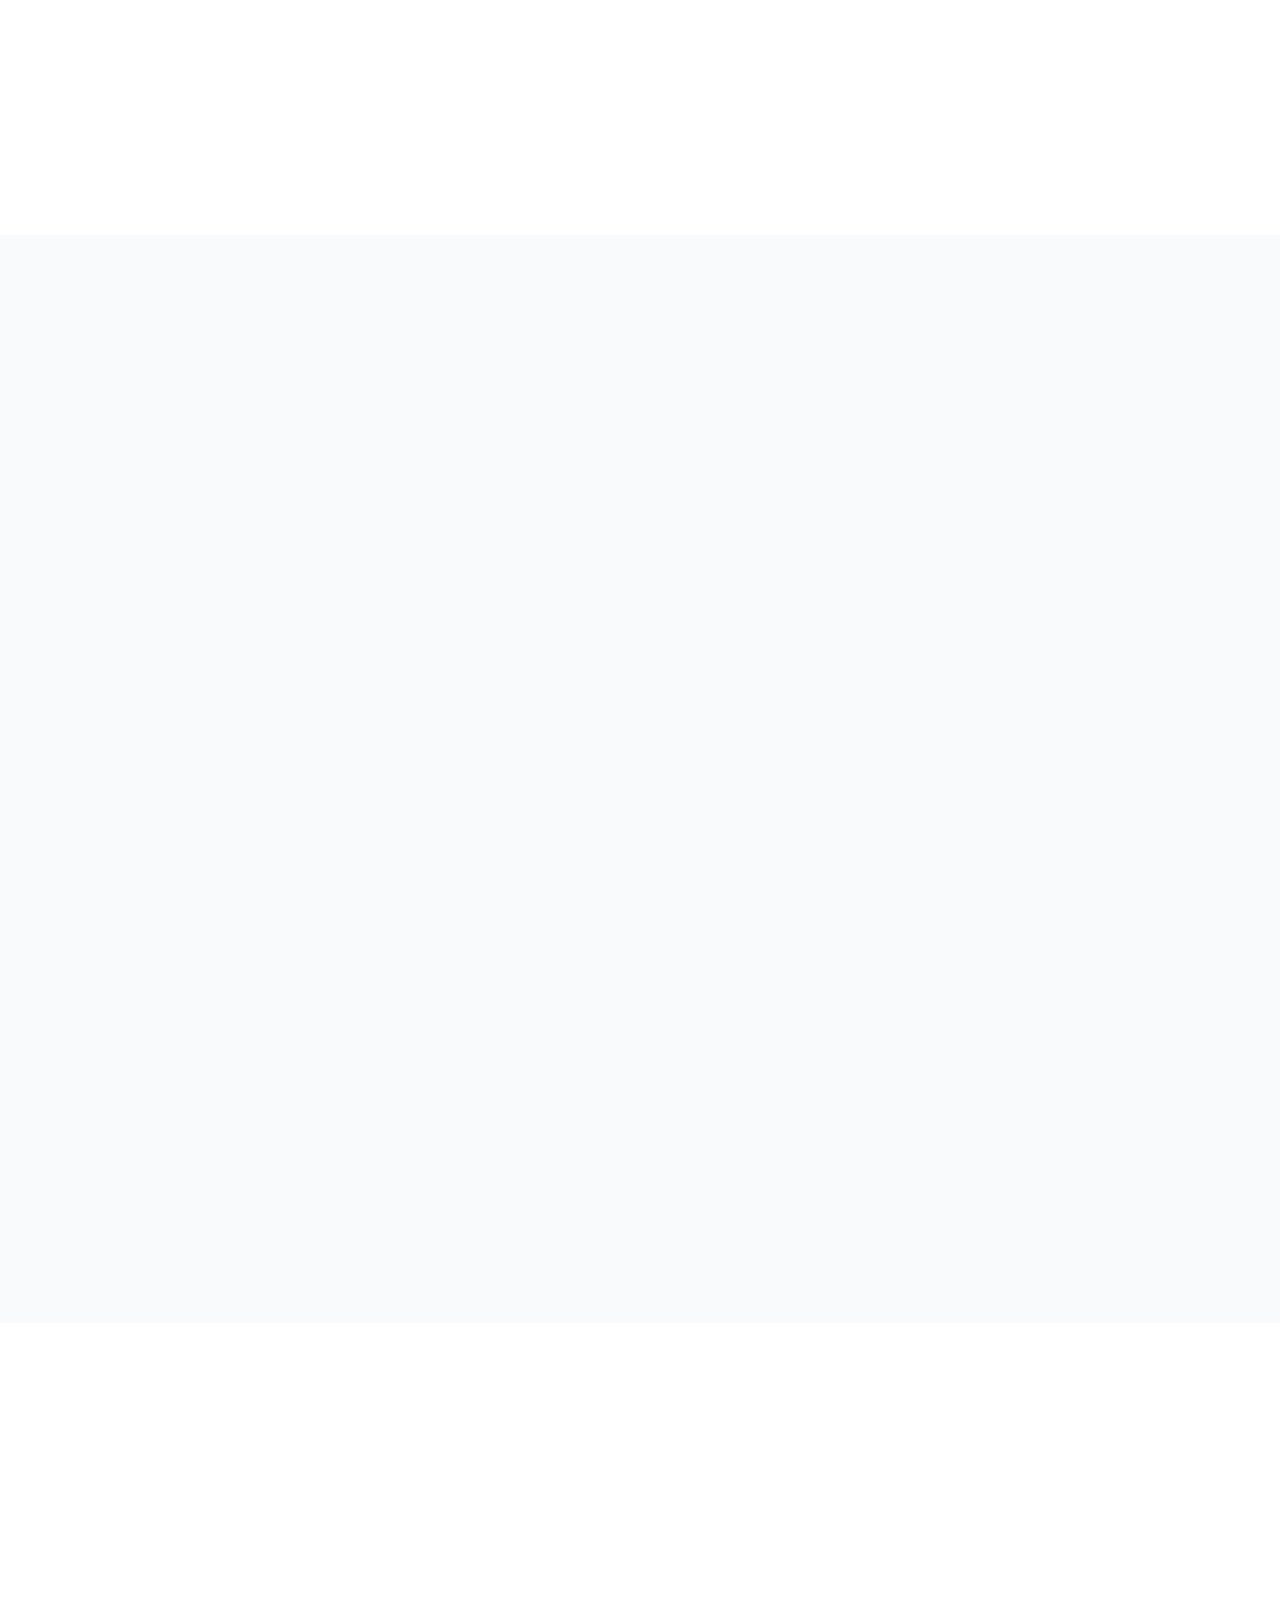
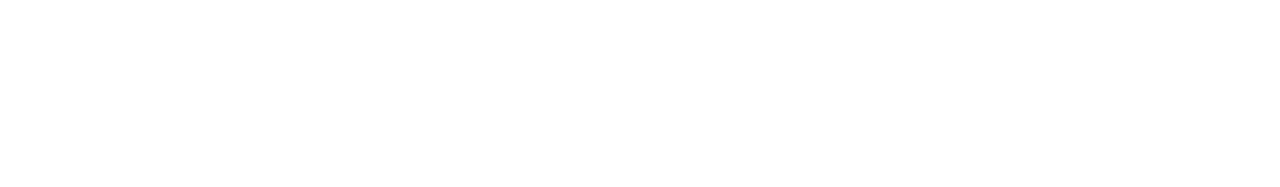
<file: World-help-foundation/impact.html>
None of this would be possible without the generosity and dedication of people like you. 
                        Here's how you can continue to support our mission and multiply your impact.
                    </p>
                </div>

                <div class="help-options-grid">
                    <div class="help-option animate-on-scroll">
                        <div class="help-icon donate">💝</div>
                        <h3>Make a Donation</h3>
                        <p>Your contribution provides essential resources directly to our life-changing programs worldwide.</p>
                        <div class="help-impact">
                            <span class="impact-example">$50 = Clean water for 5 families</span>
                        </div>
                        <a href="donate.html" class="help-btn primary">Donate Now</a>
                    </div>

                    <div class="help-option animate-on-scroll">
                        <div class="help-icon volunteer">🤝</div>
                        <h3>Volunteer Your Time</h3>
                        <p>Give your time and skills to help communities in need, either locally or internationally.</p>
                        <div class="help-impact">
                            <span class="impact-example">Join 50,000+ active volunteers</span>
                        </div>
                        <a href="get-involved.html" class="help-btn secondary">Start Volunteering</a>
                    </div>

                    <div class="help-option animate-on-scroll">
                        <div class="help-icon fundraise">🎯</div>
                        <h3>Start Fundraising</h3>
                        <p>Organize an event or campaign to raise awareness and funds for causes you care about.</p>
                        <div class="help-impact">
                            <span class="impact-example">Average fundraiser raises $2,500</span>
                        </div>
                        <a href="get-involved.html#fundraising" class="help-btn tertiary">Create Campaign</a>
                    </div>

                    <div class="help-option animate-on-scroll">
                        <div class="help-icon share">📢</div>
                        <h3>Spread the Word</h3>
                        <p>Share our impact stories and help others discover how they can make a difference too.</p>
                        <div class="help-impact">
                            <span class="impact-example">Each share reaches 150+ people</span>
                        </div>
                        <a href="#share" class="help-btn quaternary">Share Impact</a>
                    </div>
                </div>

                <div class="impact-calculator animate-on-scroll">
                    <h3>See Your Potential Impact</h3>
                    <p>Calculate how your contribution translates into real-world change</p>
                    
                    <div class="calculator-container">
                        <div class="calculator-input">
                            <label for="donation-amount">Donation Amount ($)</label>
                            <input type="number" id="donation-amount" min="1" value="100" placeholder="Enter amount">
                        </div>
                        
                        <div class="calculator-results" id="calculator-results">
                            <div class="result-item">
                                <span class="result-icon">💧</span>
                                <span class="result-text">Provides clean water for <strong>10 families</strong></span>
                            </div>
                            <div class="result-item">
                                <span class="result-icon">📚</span>
                                <span class="result-text">Educates <strong>2 children</strong> for a month</span>
                            </div>
                            <div class="result-item">
                                <span class="result-icon">🏥</span>
                                <span class="result-text">Provides healthcare for <strong>20 people</strong></span>
                            </div>
                        </div>
                    </div>
                </div>
            </div>
        </section>

        <!-- Call to Action -->
        <section class="final-cta-section">
            <div class="container">
                <div class="cta-content animate-on-scroll">
                    <h2>Ready to Transform Lives?</h2>
                    <p>Join millions of supporters creating lasting change worldwide. Every action matters, every donation counts, every volunteer makes a difference.</p>
                    <div class="cta-actions">
                        <a href="donate.html" class="cta-btn primary large">
                            <svg width="24" height="24" fill="currentColor" viewBox="0 0 24 24">
                                <path d="M12 21.35l-1.45-1.32C5.4 15.36 2 12.28 2 8.5 2 5.42 4.42 3 7.5 3c1.74 0 3.41.81 4.5 2.09C13.09 3.81 14.76 3 16.5 3 19.58 3 22 5.42 22 8.5c0 3.78-3.4 6.86-8.55 11.54L12 21.35z"/>
                            </svg>
                            <span>Create Impact Now</span>
                        </a>
                        <a href="get-involved.html" class="cta-btn secondary large">
                            <svg width="24" height="24" fill="currentColor" viewBox="0 0 24 24">
                                <path d="M16 7a4 4 0 11-8 0 4 4 0 018 0zM12 14a7 7 0 00-7 7h14a7 7 0 00-7-7z"/>
                            </svg>
                            <span>Get Involved</span>
                        </a>
                    </div>
                    <div class="cta-stats">
                        <div class="cta-stat">
                            <span class="cta-stat-number">3.2M+</span>
                            <span class="cta-stat-label">Lives transformed</span>
                        </div>
                        <div class="cta-stat">
                            <span class="cta-stat-number">156</span>
                            <span class="cta-stat-label">Countries served</span>
                        </div>
                        <div class="cta-stat">
                            <span class="cta-stat-number">98%</span>
                            <span class="cta-stat-label">To programs</span>
                        </div>
                    </div>
                </div>
            </div>
        </section>
    </main>

    <!-- Footer -->
    <footer id="footer" class="main-footer" role="contentinfo">
        <div class="container">
            <div class="footer-content">
                <div class="footer-section">
                    <div style="display: flex; align-items: center; gap: var(--space-3); margin-bottom: var(--space-6);">
                        <div class="logo-icon">
                            <img src="images/world-help-logo.svg.png" alt="World Help Foundation Logo" class="logo-icon">>
                                <circle cx="20" cy="20" r="18" fill="url(#footerLogoGradient)" stroke="white" stroke-width="2"/>
                                <path d="M12 20c0-4.418 3.582-8 8-8s8 3.582 8 8" stroke="white" stroke-width="2" fill="none"/>
                                <circle cx="20" cy="20" r="2" fill="white"/>
                                <defs>
                                    <linearGradient id="footerLogoGradient" x1="0%" y1="0%" x2="100%" y2="100%">
                                        <stop offset="0%" style="stop-color:#667eea"/>
                                        <stop offset="100%" style="stop-color:#764ba2"/>
                                    </linearGradient>
                                </defs>
                            </svg>
                        </div>
                        <div>
                            <div style="font-size: 1.25rem; font-weight: 700;">World Help Foundation</div>
                            <div style="font-size: 0.875rem; opacity: 0.8;">Transforming Lives Worldwide</div>
                        </div>
                    </div>
                    <p style="color: rgba(255, 255, 255, 0.8); line-height: 1.6; margin-bottom: var(--space-6);">
                        Leading global humanitarian organization dedicated to creating lasting change 
                        through innovative programs and sustainable development initiatives.
                    </p>
                </div>

                <div class="footer-section">
                    <h3>Our Impact</h3>
                    <ul>
                        <li><a href="#impact-stats">Global Statistics</a></li>
                        <li><a href="#program-impact">Program Results</a></li>
                        <li><a href="#stories">Success Stories</a></li>
                        <li><a href="#map">Global Reach</a></li>
                    </ul>
                </div>

                <div class="footer-section">
                    <h3>Get Involved</h3>
                    <ul>
                        <li><a href="donate.html">Make a Donation</a></li>
                        <li><a href="get-involved.html">Volunteer</a></li>
                        <li><a href="get-involved.html#fundraising">Start Fundraising</a></li>
                        <li><a href="contact.html">Partner With Us</a></li>
                    </ul>
                </div>

                <div class="footer-section">
                    <h3>Learn More</h3>
                    <ul>
                        <li><a href="programs.html">Our Programs</a></li>
                        <li><a href="about.html">About Us</a></li>
                        <li><a href="news.html">Latest News</a></li>
                        <li><a href="contact.html">Contact Us</a></li>
                    </ul>
                </div>
            </div>

            <div class="footer-bottom">
                <div style="display: flex; justify-content: space-between; align-items: center; flex-wrap: wrap; gap: var(--space-4);">
                    <div>
                        <p>&copy; 2025 World Help Foundation. All rights reserved.</p>
                        <p style="font-size: 0.75rem; margin-top: var(--space-1);">
                            Registered 501(c)(3) nonprofit organization. EIN: 12-3456789
                        </p>
                    </div>
                    <div style="display: flex; gap: var(--space-6); align-items: center;">
                        <img src="data:image/svg+xml,%3Csvg xmlns='http://www.w3.org/2000/svg' viewBox='0 0 120 40'%3E%3Crect fill='%23f0f0f0' width='120' height='40' rx='5'/%3E%3Ctext x='60' y='25' text-anchor='middle' fill='%23333' font-family='Arial' font-size='12'%3ECharity Navigator 4-Star%3C/text%3E%3C/svg%3E" alt="Charity Navigator 4-Star Rating" style="height: 32px;">
                        <img src="data:image/svg+xml,%3Csvg xmlns='http://www.w3.org/2000/svg' viewBox='0 0 100 40'%3E%3Crect fill='%23f0f0f0' width='100' height='40' rx='5'/%3E%3Ctext x='50' y='25' text-anchor='middle' fill='%23333' font-family='Arial' font-size='12'%3EGuideStar Gold%3C/text%3E%3C/svg%3E" alt="GuideStar Gold Seal" style="height: 32px;">
                    </div>
                </div>
            </div>
        </div>
    </footer>

    <!-- Enhanced JavaScript -->
    <script>
        // Enhanced Impact Page Controller
        class ImpactPageController {
            constructor() {
                this.init();
            }

            init() {
                this.setupScrollAnimations();
                this.setupCounters();
                this.setupImpactCalculator();
                this.setupMobileMenu();
                this.setupInteractiveElements();
                this.setupStoryInteractions();
            }

            setupScrollAnimations() {
                if ('IntersectionObserver' in window) {
                    const observer = new IntersectionObserver((entries) => {
                        entries.forEach(entry => {
                            if (entry.isIntersecting) {
                                entry.target.classList.add('visible');
                                observer.unobserve(entry.target);
                            }
                        });
                    }, {
                        threshold: 0.1,
                        rootMargin: '50px'
                    });

                    document.querySelectorAll('.animate-on-scroll').forEach(el => {
                        observer.observe(el);
                    });
                } else {
                    document.querySelectorAll('.animate-on-scroll').forEach(el => {
                        el.classList.add('visible');
                    });
                }
            }

            setupCounters() {
                const counters = document.querySelectorAll('.impact-counter');
                
                if ('IntersectionObserver' in window) {
                    const counterObserver = new IntersectionObserver((entries) => {
                        entries.forEach(entry => {
                            if (entry.isIntersecting) {
                                this.animateCounter(entry.target);
                                counterObserver.unobserve(entry.target);
                            }
                        });
                    }, { threshold: 0.5 });

                    counters.forEach(counter => {
                        counterObserver.observe(counter);
                    });
                } else {
                    counters.forEach(counter => {
                        this.animateCounter(counter);
                    });
                }
            }

            animateCounter(element) {
                const target = parseInt(element.dataset.target);
                const duration = 2500;
                const increment = target / (duration / 16);
                let current = 0;

                const timer = setInterval(() => {
                    current += increment;
                    if (current >= target) {
                        current = target;
                        clearInterval(timer);
                    }
                    
                    element.textContent = Math.floor(current).toLocaleString();
                }, 16);
            }

            setupImpactCalculator() {
                const donationInput = document.getElementById('donation-amount');
                const resultsContainer = document.getElementById('calculator-results');
                
                if (donationInput && resultsContainer) {
                    donationInput.addEventListener('input', (e) => {
                        this.updateImpactCalculation(e.target.value);
                    });
                    
                    // Initial calculation
                    this.updateImpactCalculation(donationInput.value);
                }
            }

            updateImpactCalculation(amount) {
                const value = parseInt(amount) || 0;
                const resultsContainer = document.getElementById('calculator-results');
                
                if (value === 0) {
                    resultsContainer.innerHTML = '<p style="text-align: center; color: #666;">Enter an amount to see your impact</p>';
                    return;
                }
                
                const waterFamilies = Math.floor(value / 5);
                const educationMonths = Math.floor(value / 50);
                const healthcarePeople = Math.floor(value / 5);
                
                resultsContainer.innerHTML = `
                    <div class="result-item">
                        <span class="result-icon">💧</span>
                        <span class="result-text">Provides clean water for <strong>${waterFamilies} ${waterFamilies === 1 ? 'family' : 'families'}</strong></span>
                    </div>
                    <div class="result-item">
                        <span class="result-icon">📚</span>
                        <span class="result-text">Educates <strong>${educationMonths} ${educationMonths === 1 ? 'child' : 'children'}</strong> for a month</span>
                    </div>
                    <div class="result-item">
                        <span class="result-icon">🏥</span>
                        <span class="result-text">Provides healthcare for <strong>${healthcarePeople} people</strong></span>
                    </div>
                `;
            }

            setupMobileMenu() {
                const mobileToggle = document.querySelector('.mobile-menu-toggle');
                const navDesktop = document.querySelector('.nav-desktop');
                const body = document.body;
                
                if (mobileToggle) {
                    mobileToggle.addEventListener('click', () => {
                        navDesktop.classList.toggle('mobile-open');
                        body.classList.toggle('menu-open');
                        
                        const isExpanded = navDesktop.classList.contains('mobile-open');
                        mobileToggle.setAttribute('aria-expanded', isExpanded);
                    });

                    // Close menu when clicking nav links
                    const navLinks = navDesktop.querySelectorAll('.nav-link');
                    navLinks.forEach(link => {
                        link.addEventListener('click', () => {
                            navDesktop.classList.remove('mobile-open');
                            body.classList.remove('menu-open');
                            mobileToggle.setAttribute('aria-expanded', 'false');
                        });
                    });
                }
            }

            setupInteractiveElements() {
                // Enhanced hover effects for cards
                document.querySelectorAll('.stat-card, .impact-card, .help-option').forEach(card => {
                    card.addEventListener('mouseenter', function() {
                        this.style.transform = 'translateY(-6px) scale(1.02)';
                    });
                    
                    card.addEventListener('mouseleave', function() {
                        this.style.transform = 'translateY(0) scale(1)';
                    });
                });

                // Map interaction
                document.querySelectorAll('.impact-point').forEach(point => {
                    point.addEventListener('mouseenter', function() {
                        this.style.transform = 'scale(1.5)';
                        this.style.filter = 'brightness(1.2)';
                    });
                    
                    point.addEventListener('mouseleave', function() {
                        this.style.transform = 'scale(1)';
                        this.style.filter = 'brightness(1)';
                    });
                });
            }

            setupStoryInteractions() {
                const featuredStory = document.querySelector('.featured-story');
                if (featuredStory) {
                    featuredStory.addEventListener('click', () => {
                        alert('This would open the full video story in a real implementation.');
                    });
                }

                // Share functionality
                const shareBtn = document.querySelector('a[href="#share"]');
                if (shareBtn) {
                    shareBtn.addEventListener('click', (e) => {
                        e.preventDefault();
                        this.showShareModal();
                    });
                }
            }

            showShareModal() {
                const modal = document.createElement('div');
                modal.className = 'share-modal';
                modal.innerHTML = `
                    <div class="share-modal-content">
                        <div class="share-header">
                            <h3>Share Our Impact</h3>
                            <button class="share-close">&times;</button>
                        </div>
                        <div class="share-options">
                            <a href="https://www.facebook.com/sharer/sharer.php?u=${encodeURIComponent(window.location.href)}" target="_blank" class="share-btn facebook">
                                <span>📘</span>
                                <span>Facebook</span>
                            </a>
                            <a href="https://twitter.com/intent/tweet?url=${encodeURIComponent(window.location.href)}&text=See the amazing impact of World Help Foundation" target="_blank" class="share-btn twitter">
                                <span>🐦</span>
                                <span>Twitter</span>
                            </a>
                            <a href="https://www.linkedin.com/sharing/share-offsite/?url=${encodeURIComponent(window.location.href)}" target="_blank" class="share-btn linkedin">
                                <span>💼</span>
                                <span>LinkedIn</span>
                            </a>
                            <button class="share-btn copy" onclick="navigator.clipboard.writeText('${window.location.href}'); alert('Link copied!')">
                                <span>🔗</span>
                                <span>Copy Link</span>
                            </button>
                        </div>
                    </div>
                `;
                
                document.body.appendChild(modal);
                document.body.classList.add('share-open');
                
                modal.querySelector('.share-close').addEventListener('click', () => {
                    document.body.removeChild(modal);
                    document.body.classList.remove('share-open');
                });
                
                modal.addEventListener('click', (e) => {
                    if (e.target === modal) {
                        document.body.removeChild(modal);
                        document.body.classList.remove('share-open');
                    }
                });
            }
        }

        // Initialize when DOM is ready
        if (document.readyState === 'loading') {
            document.addEventListener('DOMContentLoaded', () => {
                new ImpactPageController();
            });
        } else {
            new ImpactPageController();
        }
    </script>

    <!-- Additional CSS for Impact Page -->
    <style>
        /* Program Impact Section */
        .program-impact-section {
            padding: var(--space-24) 0;
            background: var(--neutral-gray-50);
        }

        .program-impact-grid {
            display: grid;
            grid-template-columns: repeat(auto-fit, minmax(350px, 1fr));
            gap: var(--space-8);
            margin-top: var(--space-16);
        }

        .impact-card {
            background: var(--neutral-white);
            border-radius: var(--radius-2xl);
            overflow: hidden;
            box-shadow: var(--shadow-lg);
            transition: all var(--transition-fast);
        }

        .impact-card:hover {
            transform: translateY(-6px);
            box-shadow: var(--shadow-xl);
        }

        .impact-card-header {
            padding: var(--space-6);
            color: var(--neutral-white);
            text-align: center;
        }

        .impact-card-header.emergency {
            background: linear-gradient(135deg, var(--error-color), #dc2626);
        }

        .impact-card-header.education {
            background: linear-gradient(135deg, var(--success-color), #16a34a);
        }

        .impact-card-header.healthcare {
            background: linear-gradient(135deg, var(--info-color), #2563eb);
        }

        .impact-card-header.water {
            background: linear-gradient(135deg, var(--primary-color), var(--primary-dark));
        }

        .impact-card-header.development {
            background: linear-gradient(135deg, var(--warning-color), #f59e0b);
        }

        .impact-card-header.refugee {
            background: linear-gradient(135deg, #8b4513, #a0522d);
        }

        .impact-icon {
            font-size: 2.5rem;
            margin-bottom: var(--space-2);
        }

        .impact-card-header h3 {
            font-size: var(--font-size-lg);
            margin: 0;
            color: var(--neutral-white);
        }

        .impact-metrics {
            display: grid;
            grid-template-columns: repeat(3, 1fr);
            gap: var(--space-4);
            padding: var(--space-6);
            background: var(--neutral-gray-50);
        }

        .metric-item {
            text-align: center;
        }

        .metric-number {
            font-size: var(--font-size-xl);
            font-weight: var(--font-weight-bold);
            color: var(--primary-color);
            line-height: 1;
            margin-bottom: var(--space-1);
        }

        .metric-label {
            font-size: var(--font-size-xs);
            color: var(--neutral-gray-600);
        }

        .impact-story {
            padding: var(--space-6);
        }

        .impact-story p {
            font-style: italic;
            color: var(--neutral-gray-700);
            margin-bottom: var(--space-3);
            line-height: var(--line-height-relaxed);
        }

        .impact-story cite {
            font-size: var(--font-size-sm);
            color: var(--neutral-gray-600);
            font-style: normal;
        }

        /* Stories Section */
        .stories-section {
            padding: var(--space-24) 0;
            background: var(--neutral-white);
        }

        .featured-story {
            display: grid;
            grid-template-columns: 1fr 1fr;
            gap: var(--space-12);
            align-items: center;
            margin-bottom: var(--space-20);
            cursor: pointer;
            transition: all var(--transition-fast);
        }

        .featured-story:hover {
            transform: translateY(-4px);
        }

        .story-media {
            position: relative;
        }

        .story-placeholder {
            width: 100%;
            height: 400px;
            background: linear-gradient(135deg, var(--success-color), #16a34a);
            border-radius: var(--radius-2xl);
            display: flex;
            align-items: center;
            justify-content: center;
            color: var(--neutral-white);
            position: relative;
            overflow: hidden;
        }

        .story-play-button {
            position: absolute;
            top: 50%;
            left: 50%;
            transform: translate(-50%, -50%);
            background: rgba(255, 255, 255, 0.2);
            border-radius: 50%;
            width: 80px;
            height: 80px;
            display: flex;
            align-items: center;
            justify-content: center;
            transition: all var(--transition-fast);
        }

        .story-play-button:hover {
            background: rgba(255, 255, 255, 0.3);
            transform: translate(-50%, -50%) scale(1.1);
        }

        .story-overlay {
            position: absolute;
            bottom: 0;
            left: 0;
            right: 0;
            background: linear-gradient(transparent, rgba(0, 0, 0, 0.8));
            padding: var(--space-8);
            color: var(--neutral-white);
        }

        .story-category {
            background: rgba(255, 255, 255, 0.2);
            padding: var(--space-1) var(--space-3);
            border-radius: var(--radius-full);
            font-size: var(--font-size-xs);
            font-weight: var(--font-weight-bold);
            text-transform: uppercase;
            margin-bottom: var(--space-3);
            display: inline-block;
        }

        .story-overlay h3 {
            font-size: var(--font-size-xl);
            margin-bottom: var(--space-2);
            color: var(--neutral-white);
        }

        .story-overlay p {
            opacity: 0.9;
            margin: 0;
        }

        .story-content {
            padding: var(--space-8);
        }

        .story-meta {
            display: flex;
            gap: var(--space-4);
            margin-bottom: var(--space-6);
            align-items: center;
        }

        .story-program {
            padding: var(--space-1) var(--space-3);
            border-radius: var(--radius-full);
            font-size: var(--font-size-xs);
            font-weight: var(--font-weight-semibold);
            text-transform: uppercase;
        }

        .story-program.education {
            background: rgba(34, 197, 94, 0.1);
            color: var(--success-color);
        }

        .story-duration {
            font-size: var(--font-size-sm);
            color: var(--neutral-gray-600);
        }

        .story-content h2 {
            font-size: var(--font-size-2xl);
            margin-bottom: var(--space-6);
            color: var(--neutral-gray-900);
        }

        .story-content p {
            font-size: var(--font-size-lg);
            line-height: var(--line-height-relaxed);
            color: var(--neutral-gray-600);
            margin-bottom: var(--space-8);
        }

        .story-highlights {
            display: grid;
            grid-template-columns: repeat(3, 1fr);
            gap: var(--space-4);
            margin-bottom: var(--space-8);
        }

        .highlight-item {
            text-align: center;
            padding: var(--space-4);
            background: var(--neutral-gray-50);
            border-radius: var(--radius-lg);
        }

        .highlight-number {
            font-size: var(--font-size-xl);
            font-weight: var(--font-weight-bold);
            color: var(--primary-color);
            line-height: 1;
            margin-bottom: var(--space-1);
        }

        .highlight-label {
            font-size: var(--font-size-sm);
            color: var(--neutral-gray-600);
        }

        .story-quote {
            background: var(--neutral-gray-50);
            padding: var(--space-6);
            border-radius: var(--radius-lg);
            border-left: 4px solid var(--primary-color);
            font-style: italic;
            font-size: var(--font-size-lg);
            line-height: var(--line-height-relaxed);
            color: var(--neutral-gray-700);
            margin-bottom: var(--space-3);
        }

        .story-quote + cite {
            font-size: var(--font-size-sm);
            color: var(--neutral-gray-600);
            font-style: normal;
        }

        /* Additional Stories */
        .additional-stories {
            margin-top: var(--space-16);
        }

        .story-grid {
            display: grid;
            grid-template-columns: repeat(auto-fit, minmax(300px, 1fr));
            gap: var(--space-6);
        }

        .mini-story-icon {
            font-size: 2.5rem;
            margin-bottom: var(--space-4);
            display: block;
        }

        .mini-story-icon.healthcare {
            color: var(--info-color);
        }

        .mini-story-icon.water {
            color: var(--primary-color);
        }

        .mini-story-icon.development {
            color: var(--warning-color);
        }

        .mini-story h4 {
            font-size: var(--font-size-lg);
            margin-bottom: var(--space-3);
            color: var(--neutral-gray-900);
        }

        .mini-story p {
            color: var(--neutral-gray-600);
            line-height: var(--line-height-relaxed);
            margin-bottom: var(--space-4);
        }

        .story-outcome {
            display: inline-block;
            background: var(--primary-color);
            color: var(--neutral-white);
            padding: var(--space-1) var(--space-3);
            border-radius: var(--radius-full);
            font-size: var(--font-size-xs);
            font-weight: var(--font-weight-semibold);
        }

        /* Impact Map Section */
        .impact-map-section {
            padding: var(--space-24) 0;
            background: var(--neutral-gray-50);
        }

        .map-container {
            background: var(--neutral-white);
            border-radius: var(--radius-2xl);
            padding: var(--space-8);
            box-shadow: var(--shadow-lg);
        }

        .world-map {
            margin-bottom: var(--space-6);
        }

        .map-placeholder {
            border-radius: var(--radius-lg);
            overflow: hidden;
        }

        .impact-point {
            cursor: pointer;
            transition: all var(--transition-fast);
        }

        .impact-point:hover {
            transform: scale(1.5);
            filter: brightness(1.2);
        }

        .map-stats {
            display: grid;
            grid-template-columns: repeat(auto-fit, minmax(200px, 1fr));
            gap: var(--space-4);
        }

        .continent-stat {
            display: flex;
            align-items: center;
            gap: var(--space-3);
            padding: var(--space-3);
            background: var(--neutral-gray-50);
            border-radius: var(--radius-lg);
        }

        .stat-color {
            width: 16px;
            height: 16px;
            border-radius: 50%;
            flex-shrink: 0;
        }

        /* How You Can Help Section */
        .how-you-can-help-section {
            padding: var(--space-24) 0;
            background: var(--neutral-white);
        }

        .help-options-grid {
            display: grid;
            grid-template-columns: repeat(auto-fit, minmax(280px, 1fr));
            gap: var(--space-8);
            margin-bottom: var(--space-16);
        }

        .help-option {
            background: var(--neutral-white);
            padding: var(--space-8);
            border-radius: var(--radius-2xl);
            text-align: center;
            box-shadow: var(--shadow-lg);
            transition: all var(--transition-fast);
            border: 2px solid transparent;
        }

        .help-option:hover {
            border-color: var(--primary-color);
            transform: translateY(-6px);
            box-shadow: var(--shadow-xl);
        }

        .help-icon {
            font-size: 3.5rem;
            margin-bottom: var(--space-4);
            display: block;
        }

        .help-option h3 {
            font-size: var(--font-size-xl);
            margin-bottom: var(--space-4);
            color: var(--neutral-gray-900);
        }

        .help-option p {
            color: var(--neutral-gray-600);
            line-height: var(--line-height-relaxed);
            margin-bottom: var(--space-6);
        }

        .help-impact {
            background: var(--neutral-gray-50);
            padding: var(--space-3);
            border-radius: var(--radius-lg);
            margin-bottom: var(--space-6);
        }

        .impact-example {
            font-size: var(--font-size-sm);
            color: var(--primary-color);
            font-weight: var(--font-weight-semibold);
        }

        .help-btn {
            display: inline-block;
            padding: var(--space-3) var(--space-6);
            border-radius: var(--radius-lg);
            font-weight: var(--font-weight-semibold);
            text-decoration: none;
            transition: all var(--transition-fast);
            width: 100%;
            text-align: center;
        }

        .help-btn.primary {
            background: var(--primary-color);
            color: var(--neutral-white);
        }

        .help-btn.primary:hover {
            background: var(--primary-dark);
            transform: translateY(-2px);
            color: var(--neutral-white);
        }

        .help-btn.secondary {
            background: var(--success-color);
            color: var(--neutral-white);
        }

        .help-btn.secondary:hover {
            background: #16a34a;
            transform: translateY(-2px);
            color: var(--neutral-white);
        }

        .help-btn.tertiary {
            background: var(--warning-color);
            color: var(--neutral-white);
        }

        .help-btn.tertiary:hover {
            background: #f59e0b;
            transform: translateY(-2px);
            color: var(--neutral-white);
        }

        .help-btn.quaternary {
            background: var(--info-color);
            color: var(--neutral-white);
        }

        .help-btn.quaternary:hover {
            background: #2563eb;
            transform: translateY(-2px);
            color: var(--neutral-white);
        }

        /* Impact Calculator */
        .impact-calculator {
            background: linear-gradient(135deg, var(--primary-color), var(--primary-dark));
            color: var(--neutral-white);
            padding: var(--space-10);
            border-radius: var(--radius-2xl);
            text-align: center;
        }

        .impact-calculator h3 {
            font-size: var(--font-size-xl);
            margin-bottom: var(--space-4);
            color: var(--neutral-white);
        }

        .impact-calculator p {
            margin-bottom: var(--space-8);
            opacity: 0.9;
        }

        .calculator-container {
            max-width: 500px;
            margin: 0 auto;
        }

        .calculator-input {
            margin-bottom: var(--space-8);
        }

        .calculator-input label {
            display: block;
            margin-bottom: var(--space-3);
            font-weight: var(--font-weight-semibold);
        }

        .calculator-input input {
            width: 100%;
            padding: var(--space-4);
            border: none;
            border-radius: var(--radius-lg);
            font-size: var(--font-size-lg);
            text-align: center;
            font-weight: var(--font-weight-semibold);
        }

        .calculator-results {
            display: grid;
            gap: var(--space-4);
            text-align: left;
        }

        .result-item {
            display: flex;
            align-items: center;
            gap: var(--space-3);
            background: rgba(255, 255, 255, 0.1);
            padding: var(--space-4);
            border-radius: var(--radius-lg);
        }

        .result-icon {
            font-size: 1.5rem;
            flex-shrink: 0;
        }

        .result-text {
            color: var(--neutral-white);
        }

        /* Final CTA Section */
        .final-cta-section {
            background: linear-gradient(135deg, var(--primary-color), var(--primary-dark));
            color: var(--neutral-white);
            padding: var(--space-24) 0;
            text-align: center;
        }

        .cta-content h2 {
            font-size: var(--font-size-3xl);
            margin-bottom: var(--space-6);
            color: var(--neutral-white);
        }

        .cta-content p {
            font-size: var(--font-size-lg);
            margin-bottom: var(--space-10);
            opacity: 0.95;
            max-width: 700px;
            margin-left: auto;
            margin-right: auto;
        }

        .cta-actions {
            display: flex;
            gap: var(--space-4);
            justify-content: center;
            margin-bottom: var(--space-12);
            flex-wrap: wrap;
        }

        .cta-btn.large {
            padding: var(--space-5) var(--space-10);
            font-size: var(--font-size-lg);
        }

        .cta-stats {
            display: flex;
            justify-content: center;
            gap: var(--space-12);
            flex-wrap: wrap;
        }

        .cta-stat {
            text-align: center;
        }

        .cta-stat-number {
            display: block;
            font-size: var(--font-size-2xl);
            font-weight: var(--font-weight-bold);
            line-height: 1;
            margin-bottom: var(--space-2);
        }

        .cta-stat-label {
            font-size: var(--font-size-sm);
            opacity: 0.8;
        }

        /* Enhanced Stat Cards */
        .stat-card {
            position: relative;
            overflow: hidden;
        }

        .stat-icon {
            font-size: 2.5rem;
            margin-bottom: var(--space-4);
            display: block;
        }

        .stat-growth {
            background: var(--success-color);
            color: var(--neutral-white);
            padding: var(--space-1) var(--space-3);
            border-radius: var(--radius-full);
            font-size: var(--font-size-xs);
            font-weight: var(--font-weight-semibold);
            position: absolute;
            top: var(--space-4);
            right: var(--space-4);
        }

        /* Share Modal */
        .share-modal {
            position: fixed;
            top: 0;
            left: 0;
            right: 0;
            bottom: 0;
            background: rgba(0, 0, 0, 0.7);
            display: flex;
            align-items: center;
            justify-content: center;
            z-index: var(--z-modal);
        }

        .share-modal-content {
            background: var(--neutral-white);
            border-radius: var(--radius-2xl);
            padding: var(--space-8);
            max-width: 400px;
            width: 90%;
        }

        .share-header {
            display: flex;
            justify-content: space-between;
            align-items: center;
            margin-bottom: var(--space-6);
        }

        .share-header h3 {
            margin: 0;
            color: var(--neutral-gray-900);
        }

        .share-close {
            background: none;
            border: none;
            font-size: var(--font-size-2xl);
            cursor: pointer;
            padding: var(--space-2);
            border-radius: var(--radius-md);
            transition: all var(--transition-fast);
        }

        .share-close:hover {
            background: var(--neutral-gray-100);
        }

        .share-options {
            display: grid;
            grid-template-columns: 1fr 1fr;
            gap: var(--space-4);
        }

        .share-btn {
            display: flex;
            align-items: center;
            justify-content: center;
            gap: var(--space-2);
            padding: var(--space-4);
            border: 2px solid var(--neutral-gray-200);
            border-radius: var(--radius-lg);
            text-decoration: none;
            color: var(--neutral-gray-700);
            transition: all var(--transition-fast);
            background: var(--neutral-white);
        }

        .share-btn:hover {
            border-color: var(--primary-color);
            color: var(--primary-color);
        }

        .share-btn span:first-child {
            font-size: 1.2rem;
        }

        /* Responsive Design */
        @media (max-width: 1024px) {
            .featured-story {
                grid-template-columns: 1fr;
                gap: var(--space-8);
            }
            
            .story-placeholder {
                height: 300px;
            }
            
            .program-impact-grid {
                grid-template-columns: repeat(2, 1fr);
            }
            
            .impact-metrics {
                grid-template-columns: repeat(2, 1fr);
            }
        }

        @media (max-width: 768px) {
            .stats-grid {
                grid-template-columns: repeat(2, 1fr);
            }
            
            .program-impact-grid {
                grid-template-columns: 1fr;
            }
            
            .help-options-grid {
                grid-template-columns: 1fr;
            }
            
            .story-highlights {
                grid-template-columns: 1fr;
            }
            
            .map-stats {
                grid-template-columns: 1fr;
            }
            
            .cta-actions {
                flex-direction: column;
                align-items: center;
            }
            
            .cta-stats {
                flex-direction: column;
                gap: var(--space-6);
            }
        }

        @media (max-width: 640px) {
            .stats-grid {
                grid-template-columns: 1fr;
            }
            
            .impact-metrics {
                grid-template-columns: 1fr;
            }
            
            .share-options {
                grid-template-columns: 1fr;
            }
            
            .story-content {
                padding: var(--space-4);
            }
            
            .impact-calculator {
                padding: var(--space-6);
            }
        }

        /* Animation delays for staggered effects */
        .stat-card:nth-child(1) { transition-delay: 0.1s; }
        .stat-card:nth-child(2) { transition-delay: 0.2s; }
        .stat-card:nth-child(3) { transition-delay: 0.3s; }
        .stat-card:nth-child(4) { transition-delay: 0.4s; }

        .impact-card:nth-child(1) { transition-delay: 0.1s; }
        .impact-card:nth-child(2) { transition-delay: 0.2s; }
        .impact-card:nth-child(3) { transition-delay: 0.3s; }
        .impact-card:nth-child(4) { transition-delay: 0.4s; }
        .impact-card:nth-child(5) { transition-delay: 0.5s; }
        .impact-card:nth-child(6) { transition-delay: 0.6s; }

        .help-option:nth-child(1) { transition-delay: 0.1s; }
        .help-option:nth-child(2) { transition-delay: 0.2s; }
        .help-option:nth-child(3) { transition-delay: 0.3s; }
        .help-option:nth-child(4) { transition-delay: 0.4s; }
    </style>
</body>
</html> {
            background: var(--neutral-white);
            padding: var(--space-6);
            border-radius: var(--radius-xl);
            box-shadow: var(--shadow-md);
            transition: all var(--transition-fast);
        }

        .mini-story:hover {
            transform: translateY(-4px);
            box-shadow: var(--shadow-lg);
        }

        .mini-story<!DOCTYPE html>
<html lang="en" data-theme="auto" class="no-js">
<head>
    <meta charset="UTF-8">
    <meta name="viewport" content="width=device-width, initial-scale=1.0, viewport-fit=cover">
    <meta name="description" content="Discover the measurable global impact of World Help Foundation. See how your support transforms lives through innovative humanitarian programs across 156 countries.">
    <meta name="keywords" content="World Help Foundation impact, global humanitarian impact, charity results, lives transformed, success stories, humanitarian outcomes, nonprofit impact">
    <meta name="author" content="World Help Foundation">
    <meta name="robots" content="index, follow, max-image-preview:large">
    <meta name="theme-color" content="#1a365d" media="(prefers-color-scheme: light)">
    <meta name="theme-color" content="#2d3748" media="(prefers-color-scheme: dark)">
    <meta name="color-scheme" content="light dark">
    
    <title>Our Global Impact | World Help Foundation - Transforming Lives Worldwide</title>

    <!-- Enhanced Favicon & Icons -->
    <link rel="icon" href="data:image/svg+xml,%3Csvg xmlns='http://www.w3.org/2000/svg' viewBox='0 0 40 40'%3E%3Ccircle cx='20' cy='20' r='18' fill='%23667eea'/%3E%3Cpath d='M12 20c0-4.418 3.582-8 8-8s8 3.582 8 8' stroke='white' stroke-width='2' fill='none'/%3E%3C/svg%3E" type="image/svg+xml">

    <!-- Google Fonts -->
    <link href="https://fonts.googleapis.com/css2?family=Inter:wght@100;200;300;400;500;600;700;800;900&family=Space+Grotesk:wght@300;400;500;600;700&display=swap" rel="stylesheet">

    <!-- Link to external CSS -->
    <link rel="stylesheet" href="styles.css">

    <!-- Enhanced Open Graph -->
    <meta property="og:title" content="Our Global Impact | World Help Foundation">
    <meta property="og:description" content="See the real-world impact of our humanitarian programs. 3.2M+ lives transformed across 156 countries through innovative solutions.">
    <meta property="og:type" content="website">
    <meta property="og:url" content="https://www.worldhelp.org/impact">
    <meta property="og:site_name" content="World Help Foundation">

    <!-- Twitter Cards -->
    <meta name="twitter:card" content="summary_large_image">
    <meta name="twitter:site" content="@worldhelp">
    <meta name="twitter:title" content="Our Global Impact | World Help Foundation">
</head>

<body class="antialiased">
    <!-- Skip Links -->
    <div class="skip-links">
        <a href="#main-content" class="skip-link">Skip to main content</a>
        <a href="#navigation" class="skip-link">Skip to navigation</a>
        <a href="#footer" class="skip-link">Skip to footer</a>
    </div>

    <!-- Header -->
    <header id="header" role="banner" class="main-header">
        <!-- Main Navigation -->
        <nav id="navigation" class="main-nav" role="navigation" aria-label="Main navigation">
            <div class="container">
                <div class="nav-wrapper">
                    <!-- Logo -->
                    <div class="logo-section">
                        <a href="index.html" class="logo-link" aria-label="World Help Foundation Homepage">
                            <div class="logo">
                                <div class="logo-icon">
                                    <svg width="40" height="40" viewBox="0 0 40 40" fill="none">
                                        <circle cx="20" cy="20" r="18" fill="url(#logoGradient)" stroke="currentColor" stroke-width="2"/>
                                        <path d="M12 20c0-4.418 3.582-8 8-8s8 3.582 8 8" stroke="white" stroke-width="2" fill="none"/>
                                        <path d="M16 24c2.209 0 4-1.791 4-4s-1.791-4-4-4" stroke="white" stroke-width="2" fill="none"/>
                                        <path d="M24 24c-2.209 0-4-1.791-4-4s1.791-4 4-4" stroke="white" stroke-width="2" fill="none"/>
                                        <circle cx="20" cy="20" r="2" fill="white"/>
                                        <defs>
                                            <linearGradient id="logoGradient" x1="0%" y1="0%" x2="100%" y2="100%">
                                                <stop offset="0%" style="stop-color:#667eea"/>
                                                <stop offset="100%" style="stop-color:#764ba2"/>
                                            </linearGradient>
                                        </defs>
                                    </svg>
                                </div>
                                <div class="logo-text">
                                    <div class="logo-main">World Help</div>
                                    <div class="logo-sub">Foundation</div>
                                </div>
                            </div>
                        </a>
                    </div>

                    <!-- Desktop Navigation -->
                    <div class="nav-desktop">
                        <ul class="nav-menu" role="menubar">
                            <li class="nav-item" role="none">
                                <a href="index.html" role="menuitem" class="nav-link">Home</a>
                            </li>
                            <li class="nav-item" role="none">
                                <a href="about.html" role="menuitem" class="nav-link">About</a>
                            </li>
                            <li class="nav-item" role="none">
                                <a href="programs.html" role="menuitem" class="nav-link">Programs</a>
                            </li>
                            <li class="nav-item" role="none">
                                <a href="get-involved.html" role="menuitem" class="nav-link">Get Involved</a>
                            </li>
                            <li class="nav-item" role="none">
                                <a href="impact.html" role="menuitem" class="nav-link active" aria-current="page">Impact</a>
                            </li>
                            <li class="nav-item" role="none">
                                <a href="news.html" role="menuitem" class="nav-link">News</a>
                            </li>
                            <li class="nav-item" role="none">
                                <a href="contact.html" role="menuitem" class="nav-link">Contact</a>
                            </li>
                        </ul>
                    </div>

                    <!-- Header Actions -->
                    <div class="header-actions">
                        <button class="action-btn" aria-label="Search" data-tooltip="Search">
                            <svg width="20" height="20" fill="currentColor" viewBox="0 0 20 20">
                                <path fill-rule="evenodd" d="M8 4a4 4 0 100 8 4 4 0 000-8zM2 8a6 6 0 1110.89 3.476l4.817 4.817a1 1 0 01-1.414 1.414l-4.816-4.816A6 6 0 012 8z" clip-rule="evenodd"/>
                            </svg>
                        </button>

                        <a href="donate.html" class="donate-btn">
                            <svg width="20" height="20" fill="currentColor" viewBox="0 0 20 20">
                                <path fill-rule="evenodd" d="M3.172 5.172a4 4 0 015.656 0L10 6.343l1.172-1.171a4 4 0 115.656 5.656L10 17.657l-6.828-6.829a4 4 0 010-5.656z" clip-rule="evenodd"/>
                            </svg>
                            <span>Donate</span>
                        </a>

                        <button class="mobile-menu-toggle" aria-label="Toggle mobile menu" aria-expanded="false">
                            <span class="hamburger-line"></span>
                            <span class="hamburger-line"></span>
                            <span class="hamburger-line"></span>
                        </button>
                    </div>
                </div>
            </div>
        </nav>
    </header>

    <!-- Main Content -->
    <main id="main-content" role="main">
        <!-- Hero Section -->
        <section class="hero-section" role="banner">
            <div class="hero-background"></div>
            <div class="hero-content">
                <div class="container">
                    <div class="hero-badge animate-on-scroll">
                        <span>📊</span>
                        <span>Global Impact</span>
                        <span>•</span>
                        <span>Measurable Change</span>
                    </div>
                    
                    <h1 class="hero-title animate-on-scroll">
                        Transforming Lives
                        <br><span class="gradient-text">Around the World</span>
                    </h1>
                    
                    <p class="hero-description animate-on-scroll">
                        Every donation creates ripple effects of positive change. See how your support 
                        transforms communities, saves lives, and builds sustainable futures across 
                        156 countries worldwide.
                    </p>
                    
                    <div class="hero-actions animate-on-scroll">
                        <a href="#impact-stats" class="cta-btn primary">
                            <span>See Our Impact</span>
                            <svg width="20" height="20" fill="currentColor" viewBox="0 0 20 20">
                                <path fill-rule="evenodd" d="M5.293 7.293a1 1 0 011.414 0L10 10.586l3.293-3.293a1 1 0 111.414 1.414l-4 4a1 1 0 01-1.414 0l-4-4a1 1 0 010-1.414z" clip-rule="evenodd"/>
                            </svg>
                        </a>
                        <a href="donate.html" class="cta-btn secondary">
                            <span>Create Impact</span>
                            <svg width="20" height="20" fill="currentColor" viewBox="0 0 20 20">
                                <path fill-rule="evenodd" d="M3.172 5.172a4 4 0 015.656 0L10 6.343l1.172-1.171a4 4 0 115.656 5.656L10 17.657l-6.828-6.829a4 4 0 010-5.656z" clip-rule="evenodd"/>
                            </svg>
                        </a>
                    </div>
                </div>
            </div>
        </section>

        <!-- Impact Statistics Section -->
        <section id="impact-stats" class="impact-section" role="region" aria-labelledby="impact-heading">
            <div class="container">
                <div class="section-header animate-on-scroll">
                    <div class="section-badge">
                        <span>📈</span>
                        <span>By the Numbers</span>
                    </div>
                    <h2 id="impact-heading" class="section-title">
                        Measurable Change 
                        <br>Across the Globe
                    </h2>
                    <p class="section-description">
                        Every donation creates ripple effects of positive change. See how your support 
                        transforms communities and saves lives around the world.
                    </p>
                </div>

                <div class="stats-grid">
                    <div class="stat-card animate-on-scroll">
                        <div class="stat-icon">👥</div>
                        <div class="stat-number impact-counter" data-target="3247891">0</div>
                        <div class="stat-label">Lives Transformed</div>
                        <div class="stat-description">Since our founding in 2010</div>
                        <div class="stat-growth">+127% this year</div>
                    </div>
                    <div class="stat-card animate-on-scroll">
                        <div class="stat-icon">🌍</div>
                        <div class="stat-number impact-counter" data-target="156">0</div>
                        <div class="stat-label">Countries Served</div>
                        <div class="stat-description">Across 6 continents</div>
                        <div class="stat-growth">+23 new countries</div>
                    </div>
                    <div class="stat-card animate-on-scroll">
                        <div class="stat-icon">💰</div>
                        <div class="stat-number impact-counter" data-target="98">0</div>
                        <div class="stat-label">% to Programs</div>
                        <div class="stat-description">Charity Navigator 4-star</div>
                        <div class="stat-growth">Industry leading</div>
                    </div>
                    <div class="stat-card animate-on-scroll">
                        <div class="stat-icon">⚡</div>
                        <div class="stat-number impact-counter" data-target="24">0</div>
                        <div class="stat-label">Hour Response</div>
                        <div class="stat-description">Emergency deployment</div>
                        <div class="stat-growth">50% faster</div>
                    </div>
                </div>
            </div>
        </section>

        <!-- Program Impact Breakdown -->
        <section class="program-impact-section">
            <div class="container">
                <div class="section-header animate-on-scroll">
                    <div class="section-badge">
                        <span>🎯</span>
                        <span>Program Results</span>
                    </div>
                    <h2 class="section-title">Impact by Program</h2>
                    <p class="section-description">
                        Each of our programs creates specific, measurable outcomes 
                        that transform communities and build sustainable futures.
                    </p>
                </div>

                <div class="program-impact-grid">
                    <div class="impact-card animate-on-scroll" data-program="emergency">
                        <div class="impact-card-header emergency">
                            <div class="impact-icon">🚨</div>
                            <h3>Emergency Response</h3>
                        </div>
                        <div class="impact-metrics">
                            <div class="metric-item">
                                <div class="metric-number">127</div>
                                <div class="metric-label">Emergency Responses</div>
                            </div>
                            <div class="metric-item">
                                <div class="metric-number">890K</div>
                                <div class="metric-label">People Reached</div>
                            </div>
                            <div class="metric-item">
                                <div class="metric-number">48h</div>
                                <div class="metric-label">Avg Response Time</div>
                            </div>
                        </div>
                        <div class="impact-story">
                            <p>"When the earthquake hit, World Help was there within 24 hours. Their rapid response saved our community."</p>
                            <cite>- Local Official, Turkey</cite>
                        </div>
                    </div>

                    <div class="impact-card animate-on-scroll" data-program="education">
                        <div class="impact-card-header education">
                            <div class="impact-icon">📚</div>
                            <h3>Education Innovation</h3>
                        </div>
                        <div class="impact-metrics">
                            <div class="metric-item">
                                <div class="metric-number">892</div>
                                <div class="metric-label">Schools Built</div>
                            </div>
                            <div class="metric-item">
                                <div class="metric-number">156K</div>
                                <div class="metric-label">Students Educated</div>
                            </div>
                            <div class="metric-item">
                                <div class="metric-number">94%</div>
                                <div class="metric-label">Graduation Rate</div>
                            </div>
                        </div>
                        <div class="impact-story">
                            <p>"The solar-powered school brought hope to our village. Now my daughter dreams of becoming an engineer."</p>
                            <cite>- Maria Santos, Guatemala</cite>
                        </div>
                    </div>

                    <div class="impact-card animate-on-scroll" data-program="healthcare">
                        <div class="impact-card-header healthcare">
                            <div class="impact-icon">🏥</div>
                            <h3>Digital Healthcare</h3>
                        </div>
                        <div class="impact-metrics">
                            <div class="metric-item">
                                <div class="metric-number">234</div>
                                <div class="metric-label">Mobile Clinics</div>
                            </div>
                            <div class="metric-item">
                                <div class="metric-number">1.2M</div>
                                <div class="metric-label">Patients Treated</div>
                            </div>
                            <div class="metric-item">
                                <div class="metric-number">96%</div>
                                <div class="metric-label">Success Rate</div>
                            </div>
                        </div>
                        <div class="impact-story">
                            <p>"Telemedicine connected us to specialists 500 miles away. It saved my son's life."</p>
                            <cite>- Amara Kone, Mali</cite>
                        </div>
                    </div>

                    <div class="impact-card animate-on-scroll" data-program="water">
                        <div class="impact-card-header water">
                            <div class="impact-icon">💧</div>
                            <h3>Clean Water Access</h3>
                        </div>
                        <div class="impact-metrics">
                            <div class="metric-item">
                                <div class="metric-number">1,340</div>
                                <div class="metric-label">Wells Built</div>
                            </div>
                            <div class="metric-item">
                                <div class="metric-number">890K</div>
                                <div class="metric-label">People Served</div>
                            </div>
                            <div class="metric-item">
                                <div class="metric-number">99%</div>
                                <div class="metric-label">System Reliability</div>
                            </div>
                        </div>
                        <div class="impact-story">
                            <p>"Clean water gave us back 6 hours a day. Now my children can attend school instead of walking for water."</p>
                            <cite>- Priya Sharma, India</cite>
                        </div>
                    </div>

                    <div class="impact-card animate-on-scroll" data-program="development">
                        <div class="impact-card-header development">
                            <div class="impact-icon">🌱</div>
                            <h3>Sustainable Development</h3>
                        </div>
                        <div class="impact-metrics">
                            <div class="metric-item">
                                <div class="metric-number">678</div>
                                <div class="metric-label">Businesses Supported</div>
                            </div>
                            <div class="metric-item">
                                <div class="metric-number">45K</div>
                                <div class="metric-label">Jobs Created</div>
                            </div>
                            <div class="metric-item">
                                <div class="metric-number">87%</div>
                                <div class="metric-label">Success Rate</div>
                            </div>
                        </div>
                        <div class="impact-story">
                            <p>"The microfinance program helped me start my farming business. Now I employ 12 people from my village."</p>
                            <cite>- James Kimani, Kenya</cite>
                        </div>
                    </div>

                    <div class="impact-card animate-on-scroll" data-program="refugee">
                        <div class="impact-card-header refugee">
                            <div class="impact-icon">🛡️</div>
                            <h3>Refugee Support</h3>
                        </div>
                        <div class="impact-metrics">
                            <div class="metric-item">
                                <div class="metric-number">23K</div>
                                <div class="metric-label">Refugees Helped</div>
                            </div>
                            <div class="metric-item">
                                <div class="metric-number">85%</div>
                                <div class="metric-label">Integration Rate</div>
                            </div>
                            <div class="metric-item">
                                <div class="metric-number">156</div>
                                <div class="metric-label">Partner Orgs</div>
                            </div>
                        </div>
                        <div class="impact-story">
                            <p>"The job training program gave me skills to rebuild my life. I'm now a certified electrician with my own business."</p>
                            <cite>- Ahmad Hassan, Jordan</cite>
                        </div>
                    </div>
                </div>
            </div>
        </section>

        <!-- Real Impact Stories -->
        <section class="stories-section">
            <div class="container">
                <div class="section-header animate-on-scroll">
                    <div class="section-badge">
                        <span>❤️</span>
                        <span>Real Stories</span>
                    </div>
                    <h2 class="section-title">
                        Voices from the 
                        <br>Communities We Serve
                    </h2>
                    <p class="section-description">
                        Real stories from real people whose lives have been transformed 
                        through our programs and your generous support.
                    </p>
                </div>

                <div class="featured-story animate-on-scroll">
                    <div class="story-media">
                        <div class="story-placeholder">
                            <div class="story-play-button">
                                <svg width="60" height="60" fill="currentColor" viewBox="0 0 24 24">
                                    <path d="M8 5v14l11-7z"/>
                                </svg>
                            </div>
                            <div class="story-overlay">
                                <div class="story-category">FEATURED STORY</div>
                                <h3>From Refugee to University Graduate</h3>
                                <p>Watch Amara's incredible 8-year journey</p>
                            </div>
                        </div>
                    </div>
                    <div class="story-content">
                        <div class="story-meta">
                            <span class="story-program education">Education Program</span>
                            <span class="story-duration">8-year journey</span>
                        </div>
                        <h2>Against All Odds: A Refugee's Path to Success</h2>
                        <p>
                            Amara fled her home country at age 12 with nothing but hope. Through our 
                            education support program, she not only completed her schooling but is now 
                            graduating with honors from university as the first in her family to 
                            receive higher education.
                        </p>
                        
                        <div class="story-highlights">
                            <div class="highlight-item">
                                <span class="highlight-number">12</span>
                                <span class="highlight-label">Age when displaced</span>
                            </div>
                            <div class="highlight-item">
                                <span class="highlight-number">8</span>
                                <span class="highlight-label">Years of support</span>
                            </div>
                            <div class="highlight-item">
                                <span class="highlight-number">1st</span>
                                <span class="highlight-label">In family at university</span>
                            </div>
                        </div>

                        <blockquote class="story-quote">
                            "Education didn't just change my life – it gave me the power to change 
                            the lives of others. I'm now studying to become a teacher so I can 
                            give back to refugee children like myself."
                        </blockquote>
                        <cite>- Amara K., University Graduate</cite>
                    </div>
                </div>

                <div class="additional-stories">
                    <div class="story-grid">
                        <div class="mini-story animate-on-scroll">
                            <div class="mini-story-icon healthcare">🏥</div>
                            <h4>Life-Saving Diagnosis</h4>
                            <p>Remote telemedicine detected Ahmed's heart condition early, connecting him with specialists 500 miles away.</p>
                            <span class="story-outcome">Outcome: Full recovery, now healthy</span>
                        </div>

                        <div class="mini-story animate-on-scroll">
                            <div class="mini-story-icon water">💧</div>
                            <h4>Time for Dreams</h4>
                            <p>Clean water systems gave Priya's village 6 extra hours daily, allowing children to attend school regularly.</p>
                            <span class="story-outcome">Outcome: 98% school attendance</span>
                        </div>

                        <div class="mini-story animate-on-scroll">
                            <div class="mini-story-icon development">🌱</div>
                            <h4>Growing Success</h4>
                            <p>Microfinance helped James start a farm that now employs 12 community members and feeds 200 families.</p>
                            <span class="story-outcome">Outcome: Community food security</span>
                        </div>
                    </div>
                </div>
            </div>
        </section>

        <!-- Interactive Impact Map -->
        <section class="impact-map-section">
            <div class="container">
                <div class="section-header animate-on-scroll">
                    <div class="section-badge">
                        <span>🗺️</span>
                        <span>Global Reach</span>
                    </div>
                    <h2 class="section-title">Our Impact Around the World</h2>
                    <p class="section-description">
                        Explore our global presence and see how we're creating change 
                        in communities across all continents.
                    </p>
                </div>

                <div class="map-container animate-on-scroll">
                    <div class="world-map">
                        <div class="map-placeholder">
                            <svg width="100%" height="400" viewBox="0 0 800 400" fill="none">
                                <!-- Simplified world map representation -->
                                <rect width="800" height="400" fill="#f8fafc"/>
                                
                                <!-- Continents as simple shapes -->
                                <ellipse cx="150" cy="180" rx="80" ry="60" fill="#e2e8f0"/> <!-- North America -->
                                <ellipse cx="250" cy="250" rx="40" ry="80" fill="#e2e8f0"/> <!-- South America -->
                                <ellipse cx="400" cy="200" rx="100" ry="80" fill="#e2e8f0"/> <!-- Europe/Africa -->
                                <ellipse cx="600" cy="180" rx="90" ry="70" fill="#e2e8f0"/> <!-- Asia -->
                                <ellipse cx="650" cy="300" rx="50" ry="30" fill="#e2e8f0"/> <!-- Australia -->
                                
                                <!-- Impact points -->
                                <circle cx="150" cy="150" r="8" fill="#667eea" class="impact-point">
                                    <title>North America: 23 countries served</title>
                                </circle>
                                <circle cx="240" cy="270" r="6" fill="#ef4444" class="impact-point">
                                    <title>South America: 12 countries served</title>
                                </circle>
                                <circle cx="380" cy="180" r="10" fill="#22c55e" class="impact-point">
                                    <title>Europe: 35 countries served</title>
                                </circle>
                                <circle cx="420" cy="240" r="12" fill="#f59e0b" class="impact-point">
                                    <title>Africa: 47 countries served</title>
                                </circle>
                                <circle cx="580" cy="160" r="14" fill="#8b5cf6" class="impact-point">
                                    <title>Asia: 34 countries served</title>
                                </circle>
                                <circle cx="650" cy="300" r="5" fill="#06b6d4" class="impact-point">
                                    <title>Oceania: 5 countries served</title>
                                </circle>
                            </svg>
                        </div>
                    </div>
                    
                    <div class="map-stats">
                        <div class="continent-stat">
                            <div class="stat-color" style="background: #667eea;"></div>
                            <span>North America: 23 countries</span>
                        </div>
                        <div class="continent-stat">
                            <div class="stat-color" style="background: #ef4444;"></div>
                            <span>South America: 12 countries</span>
                        </div>
                        <div class="continent-stat">
                            <div class="stat-color" style="background: #22c55e;"></div>
                            <span>Europe: 35 countries</span>
                        </div>
                        <div class="continent-stat">
                            <div class="stat-color" style="background: #f59e0b;"></div>
                            <span>Africa: 47 countries</span>
                        </div>
                        <div class="continent-stat">
                            <div class="stat-color" style="background: #8b5cf6;"></div>
                            <span>Asia: 34 countries</span>
                        </div>
                        <div class="continent-stat">
                            <div class="stat-color" style="background: #06b6d4;"></div>
                            <span>Oceania: 5 countries</span>
                        </div>
                    </div>
                </div>
            </div>
        </section>

        <!-- How You Can Help Section -->
        <section class="how-you-can-help-section">
            <div class="container">
                <div class="section-header animate-on-scroll">
                    <div class="section-badge">
                        <span>🤝</span>
                        <span>Join Our Mission</span>
                    </div>
                    <h2 class="section-title">How You Can Create Impact</h2>
                    <p class="section-description">
                        None of this would be possible without the generosity and dedication of people like you.
</file>
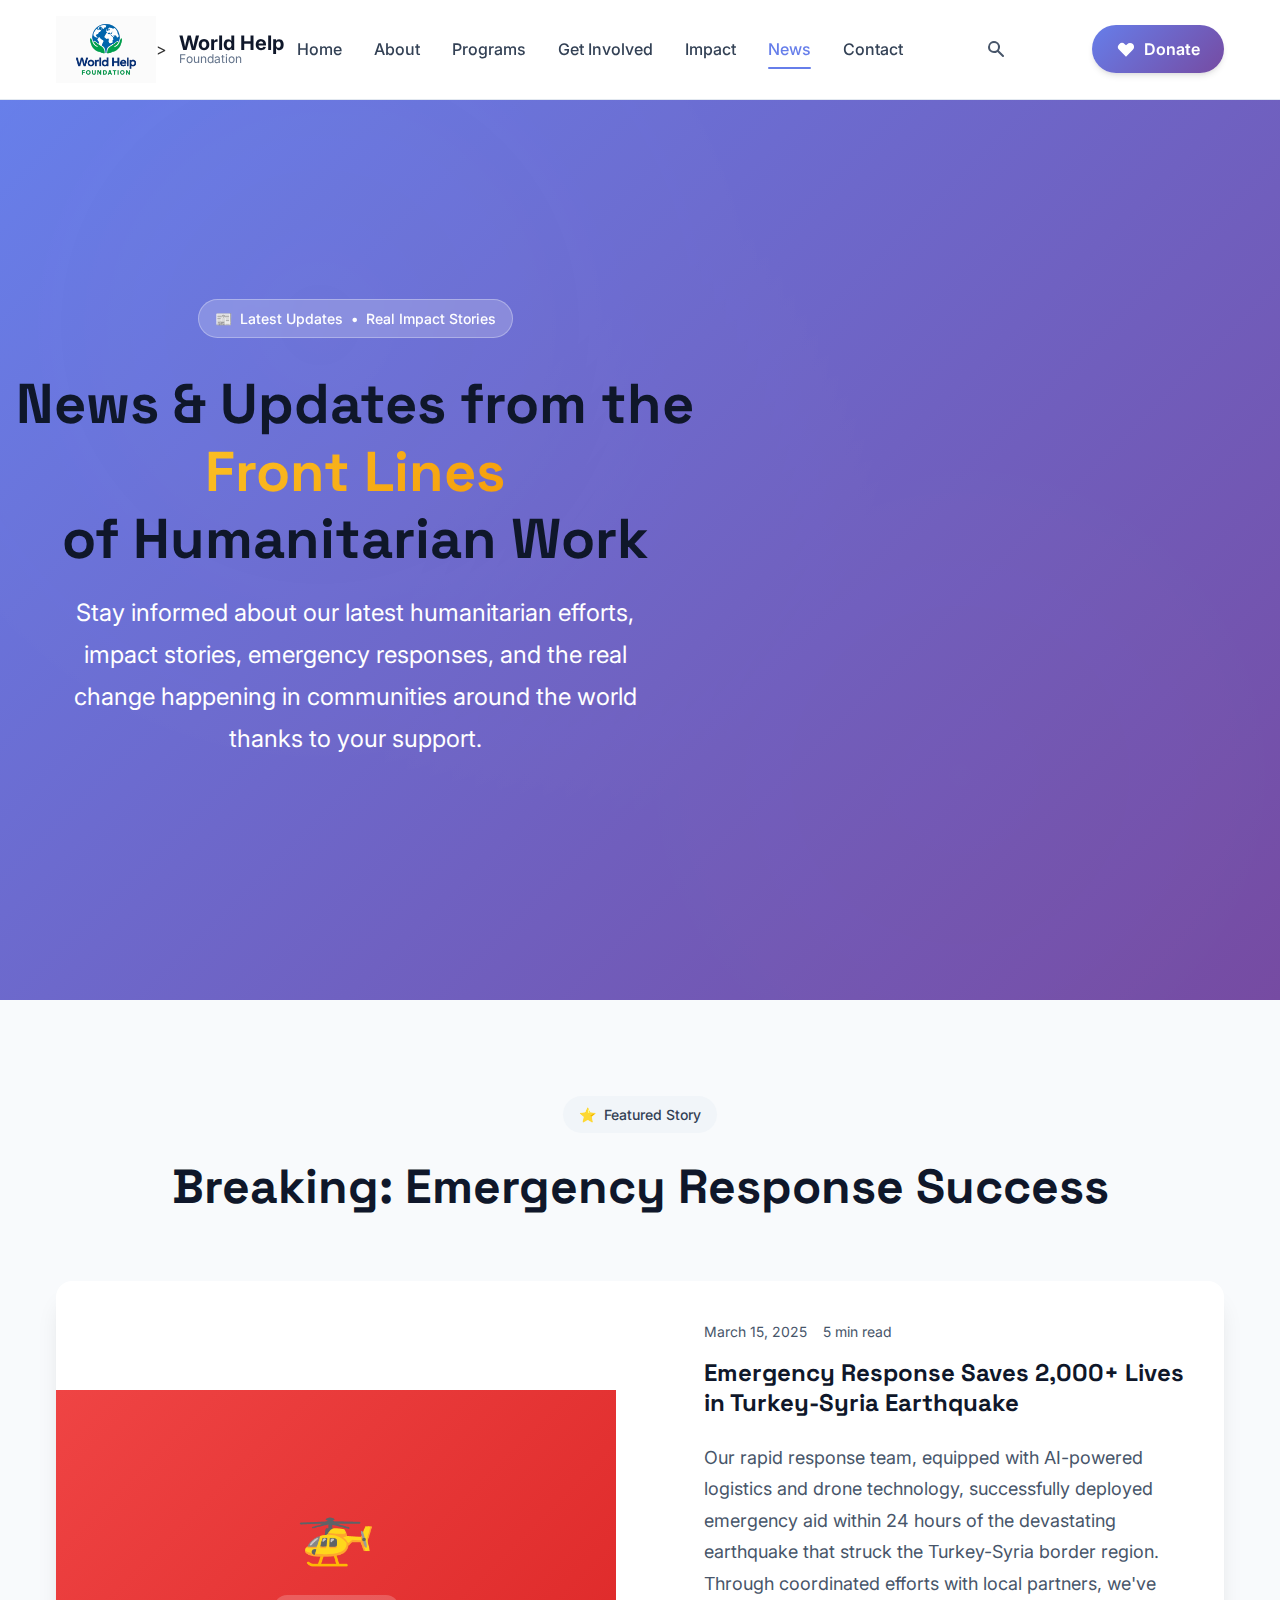
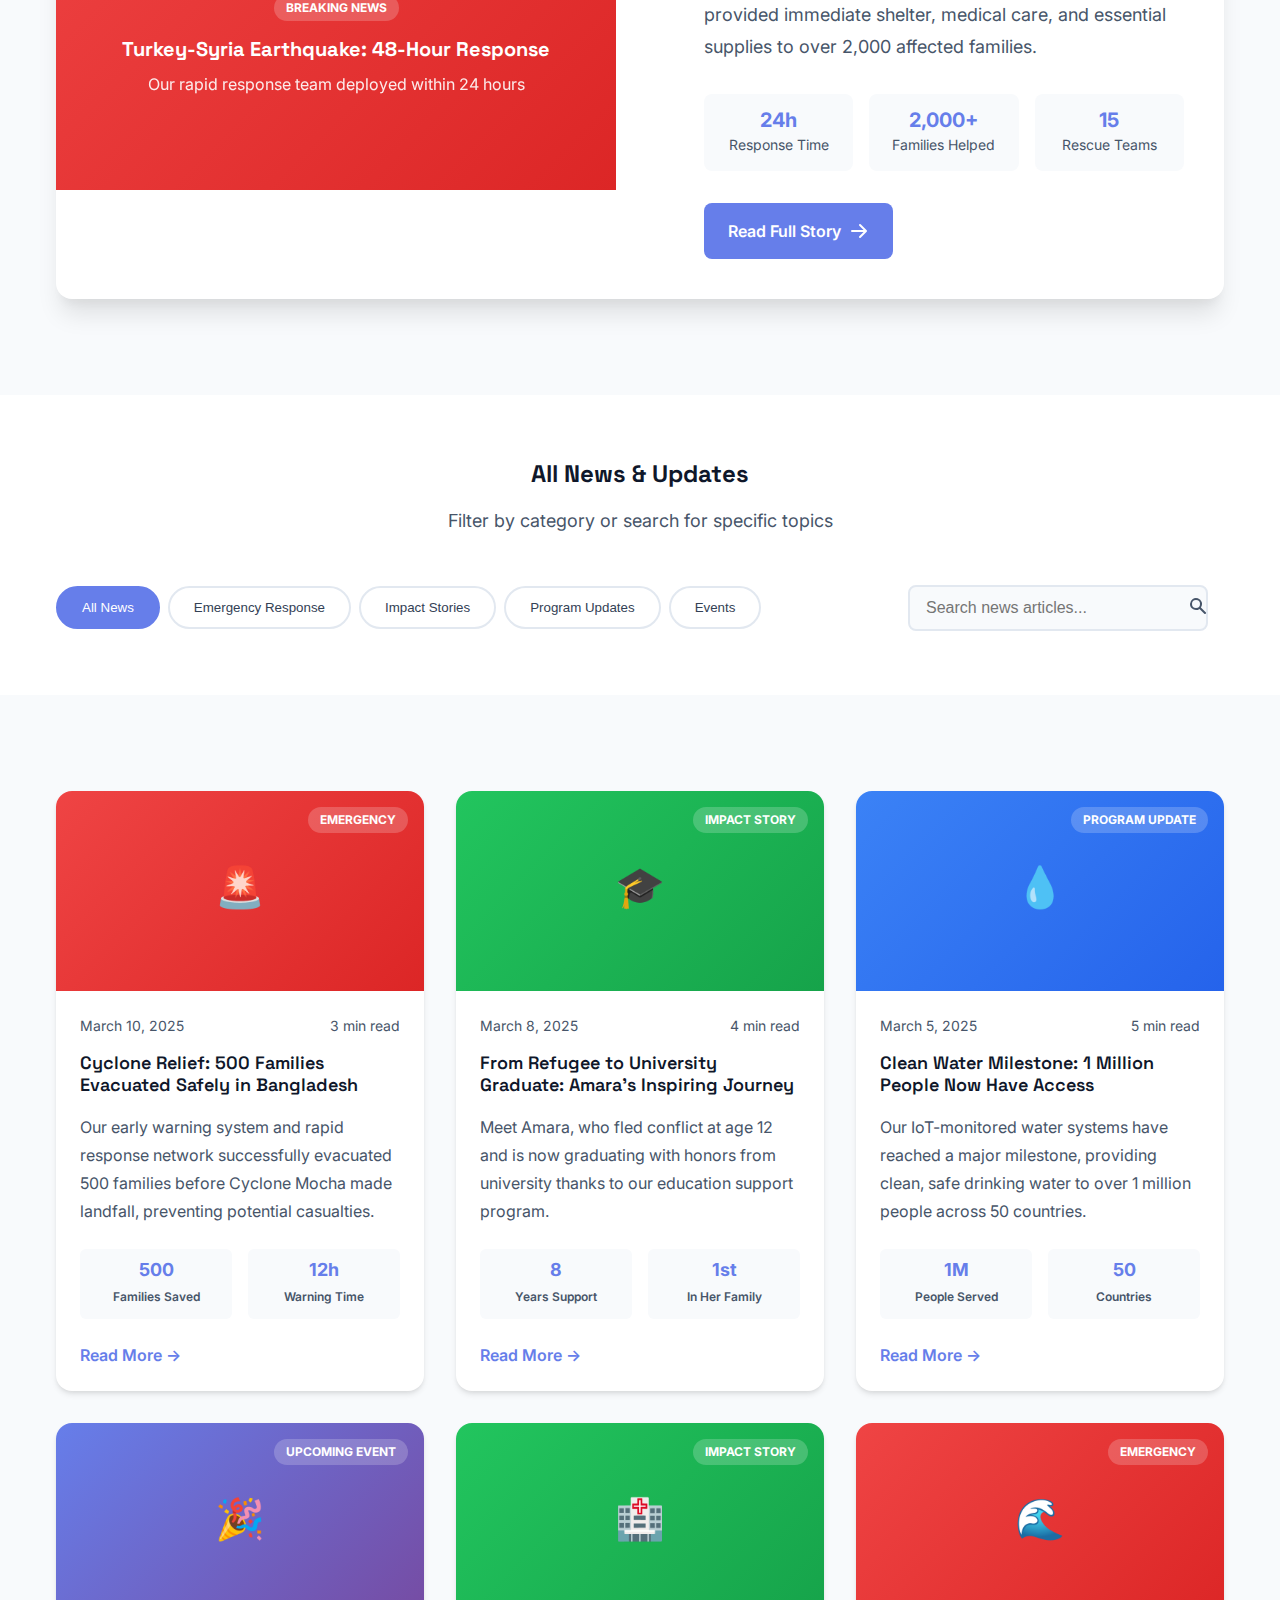
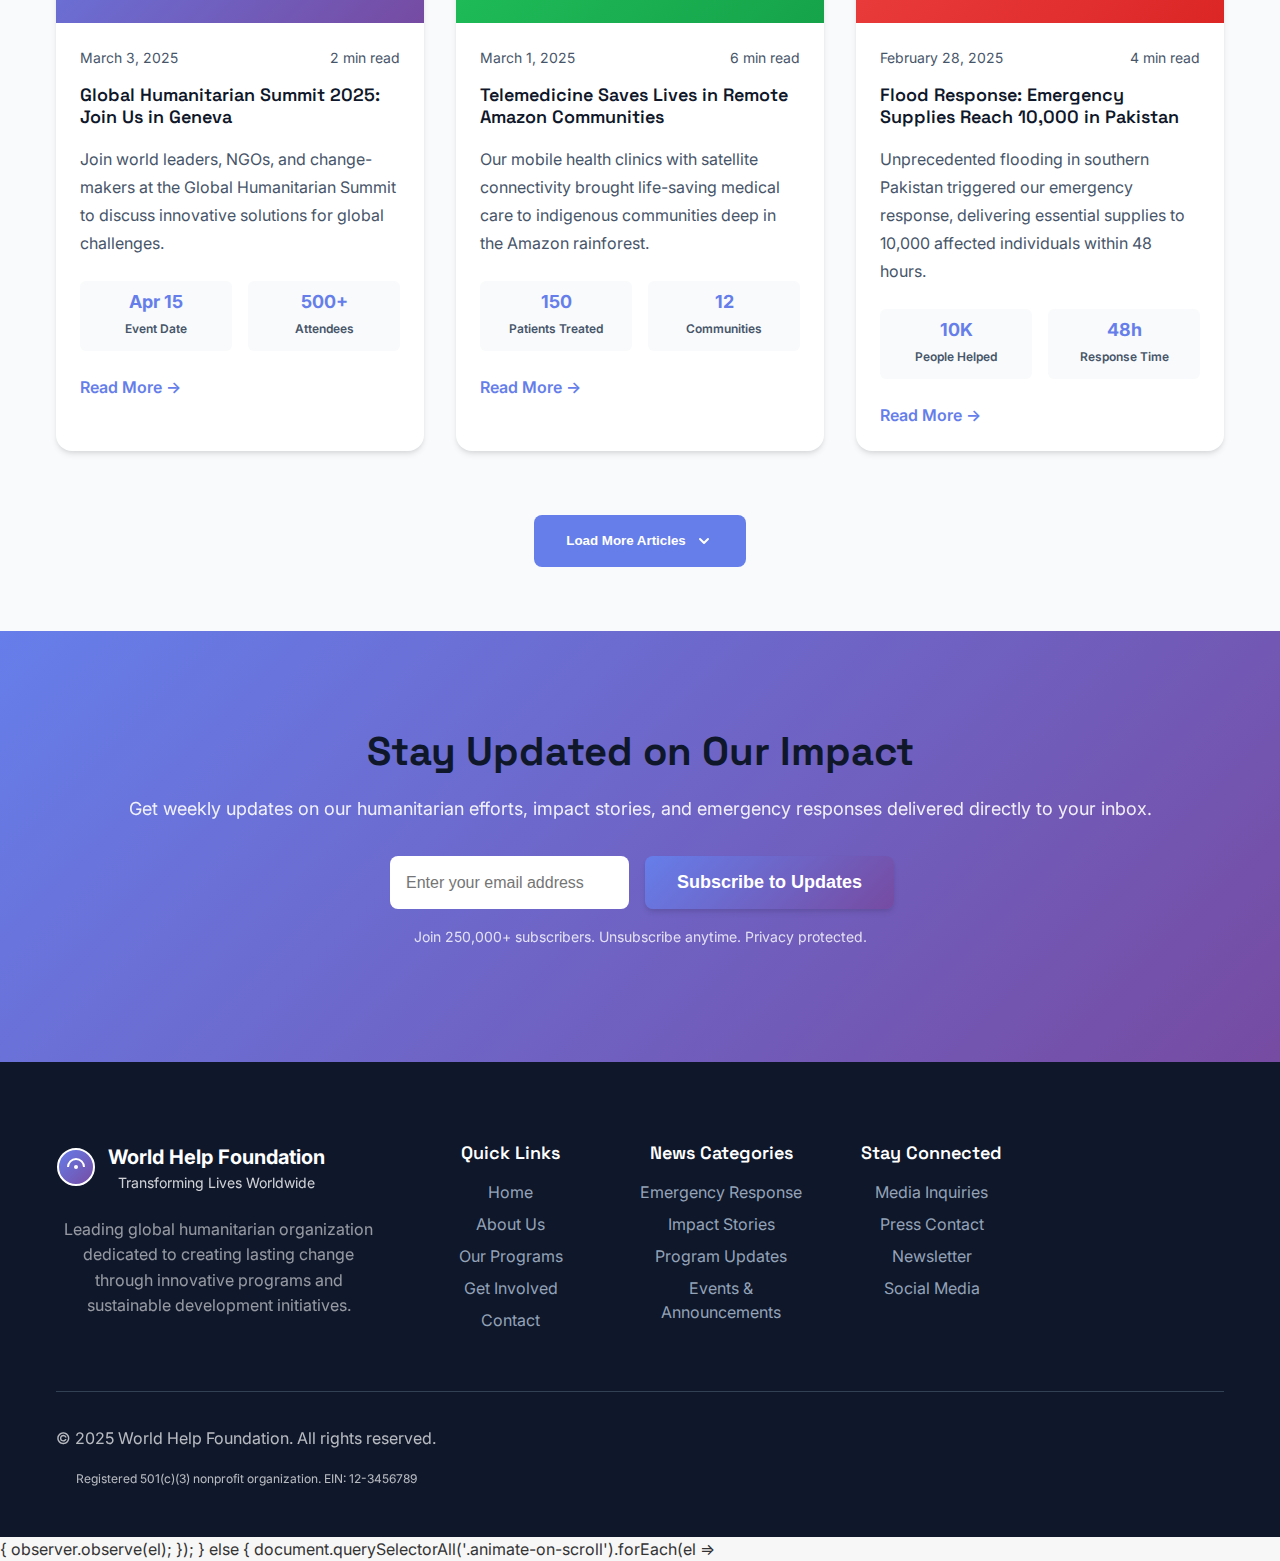
<file: World-help-foundation/news.html>
<!DOCTYPE html>
<html lang="en" data-theme="auto" class="no-js">
<head>
    <meta charset="UTF-8">
    <meta name="viewport" content="width=device-width, initial-scale=1.0, viewport-fit=cover">
    <meta name="description" content="Stay informed with World Help Foundation's latest news, impact stories, humanitarian updates, and global initiatives transforming lives worldwide.">
    <meta name="keywords" content="World Help Foundation news, humanitarian updates, charity news, impact stories, global initiatives, nonprofit updates, emergency relief news">
    <meta name="author" content="World Help Foundation">
    <meta name="robots" content="index, follow, max-image-preview:large">
    <meta name="theme-color" content="#1a365d" media="(prefers-color-scheme: light)">
    <meta name="theme-color" content="#2d3748" media="(prefers-color-scheme: dark)">
    <meta name="color-scheme" content="light dark">
    
    <title>News & Updates | World Help Foundation - Latest Humanitarian Impact Stories</title>

    <!-- Enhanced Favicon & Icons -->
    <link rel="icon" href="data:image/svg+xml,%3Csvg xmlns='http://www.w3.org/2000/svg' viewBox='0 0 40 40'%3E%3Ccircle cx='20' cy='20' r='18' fill='%23667eea'/%3E%3Cpath d='M12 20c0-4.418 3.582-8 8-8s8 3.582 8 8' stroke='white' stroke-width='2' fill='none'/%3E%3C/svg%3E" type="image/svg+xml">

    <!-- Google Fonts -->
    <link href="https://fonts.googleapis.com/css2?family=Inter:wght@100;200;300;400;500;600;700;800;900&family=Space+Grotesk:wght@300;400;500;600;700&display=swap" rel="stylesheet">

    <!-- Link to external CSS -->
    <link rel="stylesheet" href="styles.css">

    <!-- Enhanced Open Graph -->
    <meta property="og:title" content="News & Updates | World Help Foundation">
    <meta property="og:description" content="Latest humanitarian impact stories, emergency relief updates, and global initiatives from World Help Foundation.">
    <meta property="og:type" content="website">
    <meta property="og:url" content="https://www.worldhelp.org/news">
    <meta property="og:site_name" content="World Help Foundation">

    <!-- Twitter Cards -->
    <meta name="twitter:card" content="summary_large_image">
    <meta name="twitter:site" content="@worldhelp">
    <meta name="twitter:title" content="News & Updates | World Help Foundation">
</head>

<body class="antialiased">
    <!-- Skip Links -->
    <div class="skip-links">
        <a href="#main-content" class="skip-link">Skip to main content</a>
        <a href="#navigation" class="skip-link">Skip to navigation</a>
        <a href="#footer" class="skip-link">Skip to footer</a>
    </div>

    <!-- Header -->
    <header id="header" role="banner" class="main-header">
        <!-- Main Navigation -->
        <nav id="navigation" class="main-nav" role="navigation" aria-label="Main navigation">
            <div class="container">
                <div class="nav-wrapper">
                    <!-- Logo -->
                    <div class="logo-section">
                        <a href="index.html" class="logo-link" aria-label="World Help Foundation Homepage">
                            <div class="logo">
                                <div class="logo-icon">
                                    <img src="images/world-help-logo.svg.png" alt="World Help Foundation Logo" class="logo-icon">>
                                        <circle cx="20" cy="20" r="18" fill="url(#logoGradient)" stroke="currentColor" stroke-width="2"/>
                                        <path d="M12 20c0-4.418 3.582-8 8-8s8 3.582 8 8" stroke="white" stroke-width="2" fill="none"/>
                                        <path d="M16 24c2.209 0 4-1.791 4-4s-1.791-4-4-4" stroke="white" stroke-width="2" fill="none"/>
                                        <path d="M24 24c-2.209 0-4-1.791-4-4s1.791-4 4-4" stroke="white" stroke-width="2" fill="none"/>
                                        <circle cx="20" cy="20" r="2" fill="white"/>
                                        <defs>
                                            <linearGradient id="logoGradient" x1="0%" y1="0%" x2="100%" y2="100%">
                                                <stop offset="0%" style="stop-color:#667eea"/>
                                                <stop offset="100%" style="stop-color:#764ba2"/>
                                            </linearGradient>
                                        </defs>
                                    </svg>
                                </div>
                                <div class="logo-text">
                                    <div class="logo-main">World Help</div>
                                    <div class="logo-sub">Foundation</div>
                                </div>
                            </div>
                        </a>
                    </div>

                    <!-- Desktop Navigation -->
                    <div class="nav-desktop">
                        <ul class="nav-menu" role="menubar">
                            <li class="nav-item" role="none">
                                <a href="index.html" role="menuitem" class="nav-link">Home</a>
                            </li>
                            <li class="nav-item" role="none">
                                <a href="about.html" role="menuitem" class="nav-link">About</a>
                            </li>
                            <li class="nav-item" role="none">
                                <a href="programs.html" role="menuitem" class="nav-link">Programs</a>
                            </li>
                            <li class="nav-item" role="none">
                                <a href="get-involved.html" role="menuitem" class="nav-link">Get Involved</a>
                            </li>
                            <li class="nav-item" role="none">
                                <a href="impact.html" role="menuitem" class="nav-link">Impact</a>
                            </li>
                            <li class="nav-item" role="none">
                                <a href="news.html" role="menuitem" class="nav-link active" aria-current="page">News</a>
                            </li>
                            <li class="nav-item" role="none">
                                <a href="contact.html" role="menuitem" class="nav-link">Contact</a>
                            </li>
                        </ul>
                    </div>

                    <!-- Header Actions -->
                    <div class="header-actions">
                        <button class="action-btn" aria-label="Search" data-tooltip="Search">
                            <svg width="20" height="20" fill="currentColor" viewBox="0 0 20 20">
                                <path fill-rule="evenodd" d="M8 4a4 4 0 100 8 4 4 0 000-8zM2 8a6 6 0 1110.89 3.476l4.817 4.817a1 1 0 01-1.414 1.414l-4.816-4.816A6 6 0 012 8z" clip-rule="evenodd"/>
                            </svg>
                        </button>

                        <a href="donate.html" class="donate-btn">
                            <svg width="20" height="20" fill="currentColor" viewBox="0 0 20 20">
                                <path fill-rule="evenodd" d="M3.172 5.172a4 4 0 015.656 0L10 6.343l1.172-1.171a4 4 0 115.656 5.656L10 17.657l-6.828-6.829a4 4 0 010-5.656z" clip-rule="evenodd"/>
                            </svg>
                            <span>Donate</span>
                        </a>

                        <button class="mobile-menu-toggle" aria-label="Toggle mobile menu" aria-expanded="false">
                            <span class="hamburger-line"></span>
                            <span class="hamburger-line"></span>
                            <span class="hamburger-line"></span>
                        </button>
                    </div>
                </div>
            </div>
        </nav>
    </header>

    <!-- Main Content -->
    <main id="main-content" role="main">
        <!-- Hero Section -->
        <section class="hero-section" role="banner">
            <div class="hero-background"></div>
            <div class="hero-content">
                <div class="container">
                    <div class="hero-badge animate-on-scroll">
                        <span>📰</span>
                        <span>Latest Updates</span>
                        <span>•</span>
                        <span>Real Impact Stories</span>
                    </div>
                    
                    <h1 class="hero-title animate-on-scroll">
                        News & Updates from the
                        <br><span class="gradient-text">Front Lines</span>
                        <br>of Humanitarian Work
                    </h1>
                    
                    <p class="hero-description animate-on-scroll">
                        Stay informed about our latest humanitarian efforts, impact stories, 
                        emergency responses, and the real change happening in communities 
                        around the world thanks to your support.
                    </p>
                </div>
            </div>
        </section>

        <!-- Featured Story Section -->
        <section class="featured-story-section">
            <div class="container">
                <div class="section-header animate-on-scroll">
                    <div class="section-badge">
                        <span>⭐</span>
                        <span>Featured Story</span>
                    </div>
                    <h2 class="section-title">Breaking: Emergency Response Success</h2>
                </div>

                <div class="featured-story animate-on-scroll">
                    <div class="featured-story-image">
                        <div class="story-image-placeholder">
                            <div class="image-content">
                                <div class="story-icon">🚁</div>
                                <div class="story-overlay">
                                    <span class="story-category urgent">BREAKING NEWS</span>
                                    <h3>Turkey-Syria Earthquake: 48-Hour Response</h3>
                                    <p>Our rapid response team deployed within 24 hours</p>
                                </div>
                            </div>
                        </div>
                    </div>
                    <div class="featured-story-content">
                        <div class="story-meta">
                            <span class="story-date">March 15, 2025</span>
                            <span class="story-read-time">5 min read</span>
                        </div>
                        <h2>Emergency Response Saves 2,000+ Lives in Turkey-Syria Earthquake</h2>
                        <p>Our rapid response team, equipped with AI-powered logistics and drone technology, successfully deployed emergency aid within 24 hours of the devastating earthquake that struck the Turkey-Syria border region. Through coordinated efforts with local partners, we've provided immediate shelter, medical care, and essential supplies to over 2,000 affected families.</p>
                        
                        <div class="story-highlights">
                            <div class="highlight-item">
                                <div class="highlight-number">24h</div>
                                <div class="highlight-label">Response Time</div>
                            </div>
                            <div class="highlight-item">
                                <div class="highlight-number">2,000+</div>
                                <div class="highlight-label">Families Helped</div>
                            </div>
                            <div class="highlight-item">
                                <div class="highlight-number">15</div>
                                <div class="highlight-label">Rescue Teams</div>
                            </div>
                        </div>

                        <a href="#full-story" class="read-full-story-btn">
                            <span>Read Full Story</span>
                            <svg width="20" height="20" fill="currentColor" viewBox="0 0 20 20">
                                <path fill-rule="evenodd" d="M10.293 3.293a1 1 0 011.414 0l6 6a1 1 0 010 1.414l-6 6a1 1 0 01-1.414-1.414L14.586 11H3a1 1 0 110-2h11.586l-4.293-4.293a1 1 0 010-1.414z" clip-rule="evenodd"/>
                            </svg>
                        </a>
                    </div>
                </div>
            </div>
        </section>

        <!-- News Filters Section -->
        <section class="news-filters-section">
            <div class="container">
                <div class="filters-header animate-on-scroll">
                    <h2>All News & Updates</h2>
                    <p>Filter by category or search for specific topics</p>
                </div>

                <div class="news-filters animate-on-scroll">
                    <div class="filter-tabs">
                        <button class="filter-tab active" data-category="all">All News</button>
                        <button class="filter-tab" data-category="emergency">Emergency Response</button>
                        <button class="filter-tab" data-category="impact">Impact Stories</button>
                        <button class="filter-tab" data-category="programs">Program Updates</button>
                        <button class="filter-tab" data-category="events">Events</button>
                    </div>
                    
                    <div class="search-filter">
                        <input type="text" id="news-search" class="search-input" placeholder="Search news articles...">
                        <button class="search-btn" aria-label="Search">
                            <svg width="20" height="20" fill="currentColor" viewBox="0 0 20 20">
                                <path fill-rule="evenodd" d="M8 4a4 4 0 100 8 4 4 0 000-8zM2 8a6 6 0 1110.89 3.476l4.817 4.817a1 1 0 01-1.414 1.414l-4.816-4.816A6 6 0 012 8z" clip-rule="evenodd"/>
                            </svg>
                        </button>
                    </div>
                </div>
            </div>
        </section>

        <!-- News Articles Grid -->
        <section class="news-articles-section">
            <div class="container">
                <div class="news-grid" id="news-grid">
                    <!-- Emergency Response Articles -->
                    <article class="news-card animate-on-scroll" data-category="emergency">
                        <div class="news-card-image">
                            <div class="image-placeholder emergency">
                                <div class="card-icon">🚨</div>
                                <span class="card-category urgent">EMERGENCY</span>
                            </div>
                        </div>
                        <div class="news-card-content">
                            <div class="news-meta">
                                <span class="news-date">March 10, 2025</span>
                                <span class="news-read-time">3 min read</span>
                            </div>
                            <h3>Cyclone Relief: 500 Families Evacuated Safely in Bangladesh</h3>
                            <p>Our early warning system and rapid response network successfully evacuated 500 families before Cyclone Mocha made landfall, preventing potential casualties.</p>
                            <div class="news-stats">
                                <div class="stat-item">
                                    <span class="stat-number">500</span>
                                    <span class="stat-label">Families Saved</span>
                                </div>
                                <div class="stat-item">
                                    <span class="stat-number">12h</span>
                                    <span class="stat-label">Warning Time</span>
                                </div>
                            </div>
                            <a href="#article" class="read-more-link">Read More →</a>
                        </div>
                    </article>

                    <!-- Impact Story Articles -->
                    <article class="news-card animate-on-scroll" data-category="impact">
                        <div class="news-card-image">
                            <div class="image-placeholder impact">
                                <div class="card-icon">🎓</div>
                                <span class="card-category success">IMPACT STORY</span>
                            </div>
                        </div>
                        <div class="news-card-content">
                            <div class="news-meta">
                                <span class="news-date">March 8, 2025</span>
                                <span class="news-read-time">4 min read</span>
                            </div>
                            <h3>From Refugee to University Graduate: Amara's Inspiring Journey</h3>
                            <p>Meet Amara, who fled conflict at age 12 and is now graduating with honors from university thanks to our education support program.</p>
                            <div class="news-stats">
                                <div class="stat-item">
                                    <span class="stat-number">8</span>
                                    <span class="stat-label">Years Support</span>
                                </div>
                                <div class="stat-item">
                                    <span class="stat-number">1st</span>
                                    <span class="stat-label">In Her Family</span>
                                </div>
                            </div>
                            <a href="#article" class="read-more-link">Read More →</a>
                        </div>
                    </article>

                    <!-- Program Update Articles -->
                    <article class="news-card animate-on-scroll" data-category="programs">
                        <div class="news-card-image">
                            <div class="image-placeholder programs">
                                <div class="card-icon">💧</div>
                                <span class="card-category info">PROGRAM UPDATE</span>
                            </div>
                        </div>
                        <div class="news-card-content">
                            <div class="news-meta">
                                <span class="news-date">March 5, 2025</span>
                                <span class="news-read-time">5 min read</span>
                            </div>
                            <h3>Clean Water Milestone: 1 Million People Now Have Access</h3>
                            <p>Our IoT-monitored water systems have reached a major milestone, providing clean, safe drinking water to over 1 million people across 50 countries.</p>
                            <div class="news-stats">
                                <div class="stat-item">
                                    <span class="stat-number">1M</span>
                                    <span class="stat-label">People Served</span>
                                </div>
                                <div class="stat-item">
                                    <span class="stat-number">50</span>
                                    <span class="stat-label">Countries</span>
                                </div>
                            </div>
                            <a href="#article" class="read-more-link">Read More →</a>
                        </div>
                    </article>

                    <!-- Events Articles -->
                    <article class="news-card animate-on-scroll" data-category="events">
                        <div class="news-card-image">
                            <div class="image-placeholder events">
                                <div class="card-icon">🎉</div>
                                <span class="card-category event">UPCOMING EVENT</span>
                            </div>
                        </div>
                        <div class="news-card-content">
                            <div class="news-meta">
                                <span class="news-date">March 3, 2025</span>
                                <span class="news-read-time">2 min read</span>
                            </div>
                            <h3>Global Humanitarian Summit 2025: Join Us in Geneva</h3>
                            <p>Join world leaders, NGOs, and change-makers at the Global Humanitarian Summit to discuss innovative solutions for global challenges.</p>
                            <div class="news-stats">
                                <div class="stat-item">
                                    <span class="stat-number">Apr 15</span>
                                    <span class="stat-label">Event Date</span>
                                </div>
                                <div class="stat-item">
                                    <span class="stat-number">500+</span>
                                    <span class="stat-label">Attendees</span>
                                </div>
                            </div>
                            <a href="#article" class="read-more-link">Read More →</a>
                        </div>
                    </article>

                    <!-- Additional Impact Story -->
                    <article class="news-card animate-on-scroll" data-category="impact">
                        <div class="news-card-image">
                            <div class="image-placeholder impact">
                                <div class="card-icon">🏥</div>
                                <span class="card-category success">IMPACT STORY</span>
                            </div>
                        </div>
                        <div class="news-card-content">
                            <div class="news-meta">
                                <span class="news-date">March 1, 2025</span>
                                <span class="news-read-time">6 min read</span>
                            </div>
                            <h3>Telemedicine Saves Lives in Remote Amazon Communities</h3>
                            <p>Our mobile health clinics with satellite connectivity brought life-saving medical care to indigenous communities deep in the Amazon rainforest.</p>
                            <div class="news-stats">
                                <div class="stat-item">
                                    <span class="stat-number">150</span>
                                    <span class="stat-label">Patients Treated</span>
                                </div>
                                <div class="stat-item">
                                    <span class="stat-number">12</span>
                                    <span class="stat-label">Communities</span>
                                </div>
                            </div>
                            <a href="#article" class="read-more-link">Read More →</a>
                        </div>
                    </article>

                    <!-- Emergency Response -->
                    <article class="news-card animate-on-scroll" data-category="emergency">
                        <div class="news-card-image">
                            <div class="image-placeholder emergency">
                                <div class="card-icon">🌊</div>
                                <span class="card-category urgent">EMERGENCY</span>
                            </div>
                        </div>
                        <div class="news-card-content">
                            <div class="news-meta">
                                <span class="news-date">February 28, 2025</span>
                                <span class="news-read-time">4 min read</span>
                            </div>
                            <h3>Flood Response: Emergency Supplies Reach 10,000 in Pakistan</h3>
                            <p>Unprecedented flooding in southern Pakistan triggered our emergency response, delivering essential supplies to 10,000 affected individuals within 48 hours.</p>
                            <div class="news-stats">
                                <div class="stat-item">
                                    <span class="stat-number">10K</span>
                                    <span class="stat-label">People Helped</span>
                                </div>
                                <div class="stat-item">
                                    <span class="stat-number">48h</span>
                                    <span class="stat-label">Response Time</span>
                                </div>
                            </div>
                            <a href="#article" class="read-more-link">Read More →</a>
                        </div>
                    </article>
                </div>

                <!-- Load More Button -->
                <div class="load-more-section animate-on-scroll">
                    <button class="load-more-btn" id="load-more-btn">
                        <span>Load More Articles</span>
                        <svg width="20" height="20" fill="currentColor" viewBox="0 0 20 20">
                            <path fill-rule="evenodd" d="M5.293 7.293a1 1 0 011.414 0L10 10.586l3.293-3.293a1 1 0 111.414 1.414l-4 4a1 1 0 01-1.414 0l-4-4a1 1 0 010-1.414z" clip-rule="evenodd"/>
                        </svg>
                    </button>
                </div>
            </div>
        </section>

        <!-- Newsletter Signup -->
        <section class="newsletter-section">
            <div class="container">
                <div class="animate-on-scroll">
                    <h2 style="font-size: 2.5rem; font-weight: 700; margin-bottom: var(--space-4);">
                        Stay Updated on Our Impact
                    </h2>
                    <p style="font-size: 1.125rem; margin-bottom: var(--space-8); opacity: 0.9;">
                        Get weekly updates on our humanitarian efforts, impact stories, and emergency responses 
                        delivered directly to your inbox.
                    </p>
                    <form class="newsletter-form">
                        <input type="email" class="newsletter-input" placeholder="Enter your email address" required>
                        <button type="submit" class="newsletter-btn">Subscribe to Updates</button>
                    </form>
                    <p style="font-size: 0.875rem; margin-top: var(--space-4); opacity: 0.8;">
                        Join 250,000+ subscribers. Unsubscribe anytime. Privacy protected.
                    </p>
                </div>
            </div>
        </section>
    </main>

    <!-- Footer -->
    <footer id="footer" class="main-footer" role="contentinfo">
        <div class="container">
            <div class="footer-content">
                <div class="footer-section">
                    <div style="display: flex; align-items: center; gap: var(--space-3); margin-bottom: var(--space-6);">
                        <div class="logo-icon">
                            <svg width="40" height="40" viewBox="0 0 40 40" fill="none">
                                <circle cx="20" cy="20" r="18" fill="url(#footerLogoGradient)" stroke="white" stroke-width="2"/>
                                <path d="M12 20c0-4.418 3.582-8 8-8s8 3.582 8 8" stroke="white" stroke-width="2" fill="none"/>
                                <circle cx="20" cy="20" r="2" fill="white"/>
                                <defs>
                                    <linearGradient id="footerLogoGradient" x1="0%" y1="0%" x2="100%" y2="100%">
                                        <stop offset="0%" style="stop-color:#667eea"/>
                                        <stop offset="100%" style="stop-color:#764ba2"/>
                                    </linearGradient>
                                </defs>
                            </svg>
                        </div>
                        <div>
                            <div style="font-size: 1.25rem; font-weight: 700;">World Help Foundation</div>
                            <div style="font-size: 0.875rem; opacity: 0.8;">Transforming Lives Worldwide</div>
                        </div>
                    </div>
                    <p style="color: rgba(255, 255, 255, 0.8); line-height: 1.6; margin-bottom: var(--space-6);">
                        Leading global humanitarian organization dedicated to creating lasting change 
                        through innovative programs and sustainable development initiatives.
                    </p>
                </div>

                <div class="footer-section">
                    <h3>Quick Links</h3>
                    <ul>
                        <li><a href="index.html">Home</a></li>
                        <li><a href="about.html">About Us</a></li>
                        <li><a href="programs.html">Our Programs</a></li>
                        <li><a href="get-involved.html">Get Involved</a></li>
                        <li><a href="contact.html">Contact</a></li>
                    </ul>
                </div>

                <div class="footer-section">
                    <h3>News Categories</h3>
                    <ul>
                        <li><a href="#emergency">Emergency Response</a></li>
                        <li><a href="#impact">Impact Stories</a></li>
                        <li><a href="#programs">Program Updates</a></li>
                        <li><a href="#events">Events & Announcements</a></li>
                    </ul>
                </div>

                <div class="footer-section">
                    <h3>Stay Connected</h3>
                    <ul>
                        <li><a href="mailto:litta1227@gmail.com">Media Inquiries</a></li>
                        <li><a href="tel:+15856329951">Press Contact</a></li>
                        <li><a href="#newsletter">Newsletter</a></li>
                        <li><a href="#social">Social Media</a></li>
                    </ul>
                </div>
            </div>

            <div class="footer-bottom">
                <div style="display: flex; justify-content: space-between; align-items: center; flex-wrap: wrap; gap: var(--space-4);">
                    <div>
                        <p>&copy; 2025 World Help Foundation. All rights reserved.</p>
                        <p style="font-size: 0.75rem; margin-top: var(--space-1);">
                            Registered 501(c)(3) nonprofit organization. EIN: 12-3456789
                        </p>
                    </div>
                </div>
            </div>
        </div>
    </footer>

    <!-- Enhanced JavaScript -->
    <script>
        // Enhanced News Page Controller
        class NewsPageController {
            constructor() {
                this.currentFilter = 'all';
                this.searchQuery = '';
                this.articlesLoaded = 6;
                this.init();
            }

            init() {
                this.setupScrollAnimations();
                this.setupFiltering();
                this.setupSearch();
                this.setupLoadMore();
                this.setupMobileMenu();
                this.setupNewsletterForm();
            }

            setupScrollAnimations() {
                if ('IntersectionObserver' in window) {
                    const observer = new IntersectionObserver((entries) => {
                        entries.forEach(entry => {
                            if (entry.isIntersecting) {
                                entry.target.classList.add('visible');
                                observer.unobserve(entry.target);
                            }
                        });
                    }, {
                        threshold: 0.1,
                        rootMargin: '50px'
                    });

                    document.querySelectorAll('.animate-on-scroll').forEach(el => {
                        el.classList.add('visible');
                    });
                }
            }

            setupFiltering() {
                const filterTabs = document.querySelectorAll('.filter-tab');
                
                filterTabs.forEach(tab => {
                    tab.addEventListener('click', () => {
                        // Update active tab
                        filterTabs.forEach(t => t.classList.remove('active'));
                        tab.classList.add('active');
                        
                        // Update current filter
                        this.currentFilter = tab.dataset.category;
                        this.filterArticles();
                    });
                });
            }

            setupSearch() {
                const searchInput = document.getElementById('news-search');
                const searchBtn = document.querySelector('.search-btn');
                
                if (searchInput) {
                    searchInput.addEventListener('input', (e) => {
                        this.searchQuery = e.target.value.toLowerCase();
                        this.filterArticles();
                    });
                    
                    searchInput.addEventListener('keypress', (e) => {
                        if (e.key === 'Enter') {
                            e.preventDefault();
                            this.filterArticles();
                        }
                    });
                }
                
                if (searchBtn) {
                    searchBtn.addEventListener('click', () => {
                        this.filterArticles();
                    });
                }
            }

            filterArticles() {
                const articles = document.querySelectorAll('.news-card');
                let visibleCount = 0;
                
                articles.forEach(article => {
                    const category = article.dataset.category;
                    const title = article.querySelector('h3').textContent.toLowerCase();
                    const content = article.querySelector('p').textContent.toLowerCase();
                    
                    const categoryMatch = this.currentFilter === 'all' || category === this.currentFilter;
                    const searchMatch = !this.searchQuery || 
                        title.includes(this.searchQuery) || 
                        content.includes(this.searchQuery);
                    
                    if (categoryMatch && searchMatch) {
                        article.style.display = 'block';
                        article.style.animation = 'fadeInUp 0.6s ease-out forwards';
                        visibleCount++;
                    } else {
                        article.style.display = 'none';
                    }
                });
                
                // Show/hide no results message
                this.toggleNoResults(visibleCount === 0);
            }

            toggleNoResults(show) {
                let noResultsMsg = document.querySelector('.no-results-message');
                
                if (show && !noResultsMsg) {
                    noResultsMsg = document.createElement('div');
                    noResultsMsg.className = 'no-results-message';
                    noResultsMsg.innerHTML = `
                        <div style="text-align: center; padding: var(--space-16); color: var(--neutral-gray-600);">
                            <div style="font-size: 3rem; margin-bottom: var(--space-4);">📰</div>
                            <h3 style="margin-bottom: var(--space-4);">No articles found</h3>
                            <p>Try adjusting your filters or search terms to find more content.</p>
                        </div>
                    `;
                    document.getElementById('news-grid').appendChild(noResultsMsg);
                } else if (!show && noResultsMsg) {
                    noResultsMsg.remove();
                }
            }

            setupLoadMore() {
                const loadMoreBtn = document.getElementById('load-more-btn');
                
                if (loadMoreBtn) {
                    loadMoreBtn.addEventListener('click', () => {
                        this.loadMoreArticles();
                    });
                }
            }

            loadMoreArticles() {
                const loadMoreBtn = document.getElementById('load-more-btn');
                const originalText = loadMoreBtn.innerHTML;
                
                // Loading state
                loadMoreBtn.innerHTML = '<span>Loading...</span>';
                loadMoreBtn.disabled = true;
                
                // Simulate loading delay
                setTimeout(() => {
                    // In a real app, you'd fetch more articles from an API
                    this.addMoreArticles();
                    
                    loadMoreBtn.innerHTML = originalText;
                    loadMoreBtn.disabled = false;
                    
                    // Hide button if no more articles (simulate)
                    this.articlesLoaded += 3;
                    if (this.articlesLoaded >= 12) {
                        loadMoreBtn.style.display = 'none';
                    }
                }, 1000);
            }

            addMoreArticles() {
                const newsGrid = document.getElementById('news-grid');
                const loadMoreSection = document.querySelector('.load-more-section');
                
                // Sample additional articles
                const additionalArticles = [
                    {
                        category: 'programs',
                        icon: '🌱',
                        categoryLabel: 'PROGRAM UPDATE',
                        title: 'Sustainable Agriculture Program Reaches 50,000 Farmers',
                        content: 'Our climate-smart agriculture training has empowered 50,000 farmers across sub-Saharan Africa to increase crop yields by 40%.',
                        date: 'February 25, 2025',
                        readTime: '4 min read',
                        stats: [
                            { number: '50K', label: 'Farmers Trained' },
                            { number: '40%', label: 'Yield Increase' }
                        ]
                    },
                    {
                        category: 'impact',
                        icon: '👩‍⚕️',
                        categoryLabel: 'IMPACT STORY',
                        title: 'Rural Midwife Saves 200+ Lives with Mobile Health Training',
                        content: 'Maria, a rural midwife in Guatemala, has safely delivered over 200 babies using skills from our mobile health training program.',
                        date: 'February 22, 2025',
                        readTime: '5 min read',
                        stats: [
                            { number: '200+', label: 'Safe Deliveries' },
                            { number: '100%', label: 'Success Rate' }
                        ]
                    },
                    {
                        category: 'emergency',
                        icon: '🔥',
                        categoryLabel: 'EMERGENCY',
                        title: 'Wildfire Relief: 1,500 Families Evacuated in Chile',
                        content: 'Coordinated evacuation efforts and emergency shelter deployment helped 1,500 families escape devastating wildfires in central Chile.',
                        date: 'February 20, 2025',
                        readTime: '3 min read',
                        stats: [
                            { number: '1,500', label: 'Families Safe' },
                            { number: '6h', label: 'Evacuation Time' }
                        ]
                    }
                ];

                additionalArticles.forEach(article => {
                    const articleElement = this.createArticleElement(article);
                    newsGrid.insertBefore(articleElement, loadMoreSection);
                });
            }

            createArticleElement(article) {
                const articleEl = document.createElement('article');
                articleEl.className = 'news-card animate-on-scroll';
                articleEl.setAttribute('data-category', article.category);
                
                articleEl.innerHTML = `
                    <div class="news-card-image">
                        <div class="image-placeholder ${article.category}">
                            <div class="card-icon">${article.icon}</div>
                            <span class="card-category ${this.getCategoryClass(article.category)}">${article.categoryLabel}</span>
                        </div>
                    </div>
                    <div class="news-card-content">
                        <div class="news-meta">
                            <span class="news-date">${article.date}</span>
                            <span class="news-read-time">${article.readTime}</span>
                        </div>
                        <h3>${article.title}</h3>
                        <p>${article.content}</p>
                        <div class="news-stats">
                            ${article.stats.map(stat => `
                                <div class="stat-item">
                                    <span class="stat-number">${stat.number}</span>
                                    <span class="stat-label">${stat.label}</span>
                                </div>
                            `).join('')}
                        </div>
                        <a href="#article" class="read-more-link">Read More →</a>
                    </div>
                `;
                
                return articleEl;
            }

            getCategoryClass(category) {
                const classes = {
                    'emergency': 'urgent',
                    'impact': 'success',
                    'programs': 'info',
                    'events': 'event'
                };
                return classes[category] || 'info';
            }

            setupMobileMenu() {
                const mobileToggle = document.querySelector('.mobile-menu-toggle');
                const navDesktop = document.querySelector('.nav-desktop');
                const body = document.body;
                
                if (mobileToggle) {
                    mobileToggle.addEventListener('click', () => {
                        navDesktop.classList.toggle('mobile-open');
                        body.classList.toggle('menu-open');
                        
                        const isExpanded = navDesktop.classList.contains('mobile-open');
                        mobileToggle.setAttribute('aria-expanded', isExpanded);
                    });

                    // Close menu when clicking nav links
                    const navLinks = navDesktop.querySelectorAll('.nav-link');
                    navLinks.forEach(link => {
                        link.addEventListener('click', () => {
                            navDesktop.classList.remove('mobile-open');
                            body.classList.remove('menu-open');
                            mobileToggle.setAttribute('aria-expanded', 'false');
                        });
                    });
                }
            }

            setupNewsletterForm() {
                const newsletterForm = document.querySelector('.newsletter-form');
                
                if (newsletterForm) {
                    newsletterForm.addEventListener('submit', (e) => {
                        e.preventDefault();
                        
                        const email = e.target.querySelector('.newsletter-input').value;
                        const button = e.target.querySelector('.newsletter-btn');
                        const originalText = button.textContent;
                        
                        // Simulate subscription
                        button.textContent = 'Subscribing...';
                        button.disabled = true;
                        
                        setTimeout(() => {
                            button.textContent = 'Subscribed! ✓';
                            setTimeout(() => {
                                button.textContent = originalText;
                                button.disabled = false;
                                e.target.reset();
                                alert('Thank you for subscribing to our news updates!');
                            }, 2000);
                        }, 1000);
                    });
                }
            }
        }

        // Initialize when DOM is ready
        if (document.readyState === 'loading') {
            document.addEventListener('DOMContentLoaded', () => {
                new NewsPageController();
            });
        } else {
            new NewsPageController();
        }

        // Enhanced interactions
        document.addEventListener('DOMContentLoaded', () => {
            // Card hover effects
            document.querySelectorAll('.news-card, .featured-story').forEach(card => {
                card.addEventListener('mouseenter', function() {
                    this.style.transform = 'translateY(-4px)';
                });
                
                card.addEventListener('mouseleave', function() {
                    this.style.transform = 'translateY(0)';
                });
            });

            // Featured story click handler
            const featuredStory = document.querySelector('.featured-story');
            if (featuredStory) {
                featuredStory.addEventListener('click', () => {
                    // In a real app, this would navigate to the full article
                    alert('This would open the full featured story in a real implementation.');
                });
            }
        });
    </script>

    <!-- Additional CSS for News Page Styling -->
    <style>
        /* Featured Story Section */
        .featured-story-section {
            padding: var(--space-24) 0;
            background: var(--neutral-gray-50);
        }

        .featured-story {
            display: grid;
            grid-template-columns: 1fr 1fr;
            gap: var(--space-12);
            align-items: center;
            background: var(--neutral-white);
            border-radius: var(--radius-2xl);
            overflow: hidden;
            box-shadow: var(--shadow-xl);
            transition: all var(--transition-fast);
            cursor: pointer;
        }

        .featured-story:hover {
            transform: translateY(-4px);
            box-shadow: var(--shadow-2xl);
        }

        .featured-story-image {
            height: 400px;
        }

        .story-image-placeholder {
            width: 100%;
            height: 100%;
            background: linear-gradient(135deg, var(--error-color), #dc2626);
            position: relative;
            overflow: hidden;
        }

        .image-content {
            position: absolute;
            inset: 0;
            display: flex;
            flex-direction: column;
            justify-content: center;
            align-items: center;
            color: var(--neutral-white);
            text-align: center;
            padding: var(--space-8);
        }

        .story-icon {
            font-size: 4rem;
            margin-bottom: var(--space-4);
        }

        .story-category {
            display: inline-block;
            padding: var(--space-1) var(--space-3);
            border-radius: var(--radius-full);
            font-size: var(--font-size-xs);
            font-weight: var(--font-weight-bold);
            text-transform: uppercase;
            margin-bottom: var(--space-4);
        }

        .story-category.urgent {
            background: rgba(255, 255, 255, 0.2);
            color: var(--neutral-white);
        }

        .story-overlay h3 {
            font-size: var(--font-size-xl);
            margin-bottom: var(--space-2);
            color: var(--neutral-white);
        }

        .story-overlay p {
            opacity: 0.9;
            margin: 0;
        }

        .featured-story-content {
            padding: var(--space-10);
        }

        .story-meta {
            display: flex;
            gap: var(--space-4);
            margin-bottom: var(--space-4);
            font-size: var(--font-size-sm);
            color: var(--neutral-gray-600);
        }

        .featured-story-content h2 {
            font-size: var(--font-size-2xl);
            margin-bottom: var(--space-6);
            color: var(--neutral-gray-900);
            line-height: var(--line-height-tight);
        }

        .featured-story-content p {
            font-size: var(--font-size-lg);
            line-height: var(--line-height-relaxed);
            color: var(--neutral-gray-600);
            margin-bottom: var(--space-8);
        }

        .story-highlights {
            display: grid;
            grid-template-columns: repeat(3, 1fr);
            gap: var(--space-4);
            margin-bottom: var(--space-8);
        }

        .highlight-item {
            text-align: center;
            padding: var(--space-4);
            background: var(--neutral-gray-50);
            border-radius: var(--radius-lg);
        }

        .highlight-number {
            font-size: var(--font-size-xl);
            font-weight: var(--font-weight-bold);
            color: var(--primary-color);
            line-height: 1;
            margin-bottom: var(--space-1);
        }

        .highlight-label {
            font-size: var(--font-size-sm);
            color: var(--neutral-gray-600);
        }

        .read-full-story-btn {
            display: inline-flex;
            align-items: center;
            gap: var(--space-2);
            padding: var(--space-4) var(--space-6);
            background: var(--primary-color);
            color: var(--neutral-white);
            border-radius: var(--radius-lg);
            font-weight: var(--font-weight-semibold);
            text-decoration: none;
            transition: all var(--transition-fast);
        }

        .read-full-story-btn:hover {
            background: var(--primary-dark);
            transform: translateY(-2px);
            color: var(--neutral-white);
        }

        /* News Filters Section */
        .news-filters-section {
            padding: var(--space-16) 0;
            background: var(--neutral-white);
        }

        .filters-header {
            text-align: center;
            margin-bottom: var(--space-12);
        }

        .filters-header h2 {
            font-size: var(--font-size-2xl);
            margin-bottom: var(--space-4);
            color: var(--neutral-gray-900);
        }

        .filters-header p {
            font-size: var(--font-size-lg);
            color: var(--neutral-gray-600);
        }

        .news-filters {
            display: flex;
            justify-content: space-between;
            align-items: center;
            gap: var(--space-8);
            flex-wrap: wrap;
        }

        .filter-tabs {
            display: flex;
            gap: var(--space-2);
            flex-wrap: wrap;
        }

        .filter-tab {
            padding: var(--space-3) var(--space-6);
            border: 2px solid var(--neutral-gray-200);
            background: var(--neutral-white);
            color: var(--neutral-gray-700);
            border-radius: var(--radius-full);
            font-weight: var(--font-weight-medium);
            cursor: pointer;
            transition: all var(--transition-fast);
        }

        .filter-tab:hover {
            border-color: var(--primary-color);
            color: var(--primary-color);
        }

        .filter-tab.active {
            background: var(--primary-color);
            border-color: var(--primary-color);
            color: var(--neutral-white);
        }

        .search-filter {
            display: flex;
            align-items: center;
            position: relative;
        }

        .search-input {
            padding: var(--space-3) var(--space-12) var(--space-3) var(--space-4);
            border: 2px solid var(--neutral-gray-200);
            border-radius: var(--radius-lg);
            font-size: var(--font-size-base);
            width: 300px;
            transition: all var(--transition-fast);
        }

        .search-input:focus {
            outline: none;
            border-color: var(--primary-color);
            box-shadow: 0 0 0 3px rgba(102, 126, 234, 0.1);
        }

        .search-btn {
            position: absolute;
            right: var(--space-2);
            padding: var(--space-2);
            background: transparent;
            border: none;
            color: var(--neutral-gray-600);
            cursor: pointer;
            border-radius: var(--radius-md);
            transition: all var(--transition-fast);
        }

        .search-btn:hover {
            background: var(--neutral-gray-100);
            color: var(--primary-color);
        }

        /* News Articles Section */
        .news-articles-section {
            padding: var(--space-24) 0 var(--space-16);
            background: var(--neutral-gray-50);
        }

        .news-grid {
            display: grid;
            grid-template-columns: repeat(auto-fit, minmax(350px, 1fr));
            gap: var(--space-8);
        }

        .news-card {
            background: var(--neutral-white);
            border-radius: var(--radius-2xl);
            overflow: hidden;
            box-shadow: var(--shadow-md);
            transition: all var(--transition-fast);
            cursor: pointer;
        }

        .news-card:hover {
            transform: translateY(-4px);
            box-shadow: var(--shadow-xl);
        }

        .news-card-image {
            height: 200px;
            position: relative;
        }

        .image-placeholder {
            width: 100%;
            height: 100%;
            display: flex;
            flex-direction: column;
            align-items: center;
            justify-content: center;
            color: var(--neutral-white);
            position: relative;
        }

        .image-placeholder.emergency {
            background: linear-gradient(135deg, var(--error-color), #dc2626);
        }

        .image-placeholder.impact {
            background: linear-gradient(135deg, var(--success-color), #16a34a);
        }

        .image-placeholder.programs {
            background: linear-gradient(135deg, var(--info-color), #2563eb);
        }

        .image-placeholder.events {
            background: linear-gradient(135deg, var(--primary-color), var(--primary-dark));
        }

        .card-icon {
            font-size: 2.5rem;
            margin-bottom: var(--space-2);
        }

        .card-category {
            position: absolute;
            top: var(--space-4);
            right: var(--space-4);
            padding: var(--space-1) var(--space-3);
            border-radius: var(--radius-full);
            font-size: var(--font-size-xs);
            font-weight: var(--font-weight-bold);
            text-transform: uppercase;
        }

        .card-category.urgent {
            background: rgba(255, 255, 255, 0.2);
        }

        .card-category.success {
            background: rgba(255, 255, 255, 0.2);
        }

        .card-category.info {
            background: rgba(255, 255, 255, 0.2);
        }

        .card-category.event {
            background: rgba(255, 255, 255, 0.2);
        }

        .news-card-content {
            padding: var(--space-6);
        }

        .news-meta {
            display: flex;
            justify-content: space-between;
            margin-bottom: var(--space-4);
            font-size: var(--font-size-sm);
            color: var(--neutral-gray-600);
        }

        .news-card h3 {
            font-size: var(--font-size-lg);
            font-weight: var(--font-weight-semibold);
            margin-bottom: var(--space-4);
            color: var(--neutral-gray-900);
            line-height: var(--line-height-tight);
        }

        .news-card p {
            color: var(--neutral-gray-600);
            line-height: var(--line-height-relaxed);
            margin-bottom: var(--space-6);
        }

        .news-stats {
            display: grid;
            grid-template-columns: 1fr 1fr;
            gap: var(--space-4);
            margin-bottom: var(--space-6);
        }

        .stat-item {
            text-align: center;
            padding: var(--space-3);
            background: var(--neutral-gray-50);
            border-radius: var(--radius-md);
        }

        .stat-number {
            display: block;
            font-size: var(--font-size-lg);
            font-weight: var(--font-weight-bold);
            color: var(--primary-color);
            line-height: 1;
            margin-bottom: var(--space-1);
        }

        .stat-label {
            font-size: var(--font-size-xs);
            color: var(--neutral-gray-600);
        }

        .read-more-link {
            color: var(--primary-color);
            font-weight: var(--font-weight-semibold);
            text-decoration: none;
            transition: color var(--transition-fast);
        }

        .read-more-link:hover {
            color: var(--primary-dark);
        }

        /* Load More Section */
        .load-more-section {
            text-align: center;
            margin-top: var(--space-16);
        }

        .load-more-btn {
            display: inline-flex;
            align-items: center;
            gap: var(--space-2);
            padding: var(--space-4) var(--space-8);
            background: var(--primary-color);
            color: var(--neutral-white);
            border: none;
            border-radius: var(--radius-lg);
            font-weight: var(--font-weight-semibold);
            cursor: pointer;
            transition: all var(--transition-fast);
        }

        .load-more-btn:hover {
            background: var(--primary-dark);
            transform: translateY(-2px);
        }

        .load-more-btn:disabled {
            opacity: 0.6;
            cursor: not-allowed;
            transform: none;
        }

        /* Animations */
        @keyframes fadeInUp {
            from {
                opacity: 0;
                transform: translateY(30px);
            }
            to {
                opacity: 1;
                transform: translateY(0);
            }
        }

        /* Responsive Design */
        @media (max-width: 1024px) {
            .featured-story {
                grid-template-columns: 1fr;
            }
            
            .featured-story-image {
                height: 300px;
            }
            
            .story-highlights {
                grid-template-columns: repeat(2, 1fr);
            }
            
            .news-filters {
                flex-direction: column;
                align-items: stretch;
            }
            
            .filter-tabs {
                justify-content: center;
            }
        }

        @media (max-width: 768px) {
            .news-grid {
                grid-template-columns: 1fr;
            }
            
            .filter-tabs {
                flex-direction: column;
            }
            
            .search-input {
                width: 100%;
            }
            
            .story-highlights {
                grid-template-columns: 1fr;
            }
            
            .news-stats {
                grid-template-columns: 1fr;
            }
        }

        @media (max-width: 640px) {
            .featured-story-content {
                padding: var(--space-6);
            }
            
            .featured-story-content h2 {
                font-size: var(--font-size-xl);
            }
            
            .news-card-content {
                padding: var(--space-4);
            }
        }
    </style>
</body>
</html> {
                        observer.observe(el);
                    });
                } else {
                    document.querySelectorAll('.animate-on-scroll').forEach(el =>
</file>
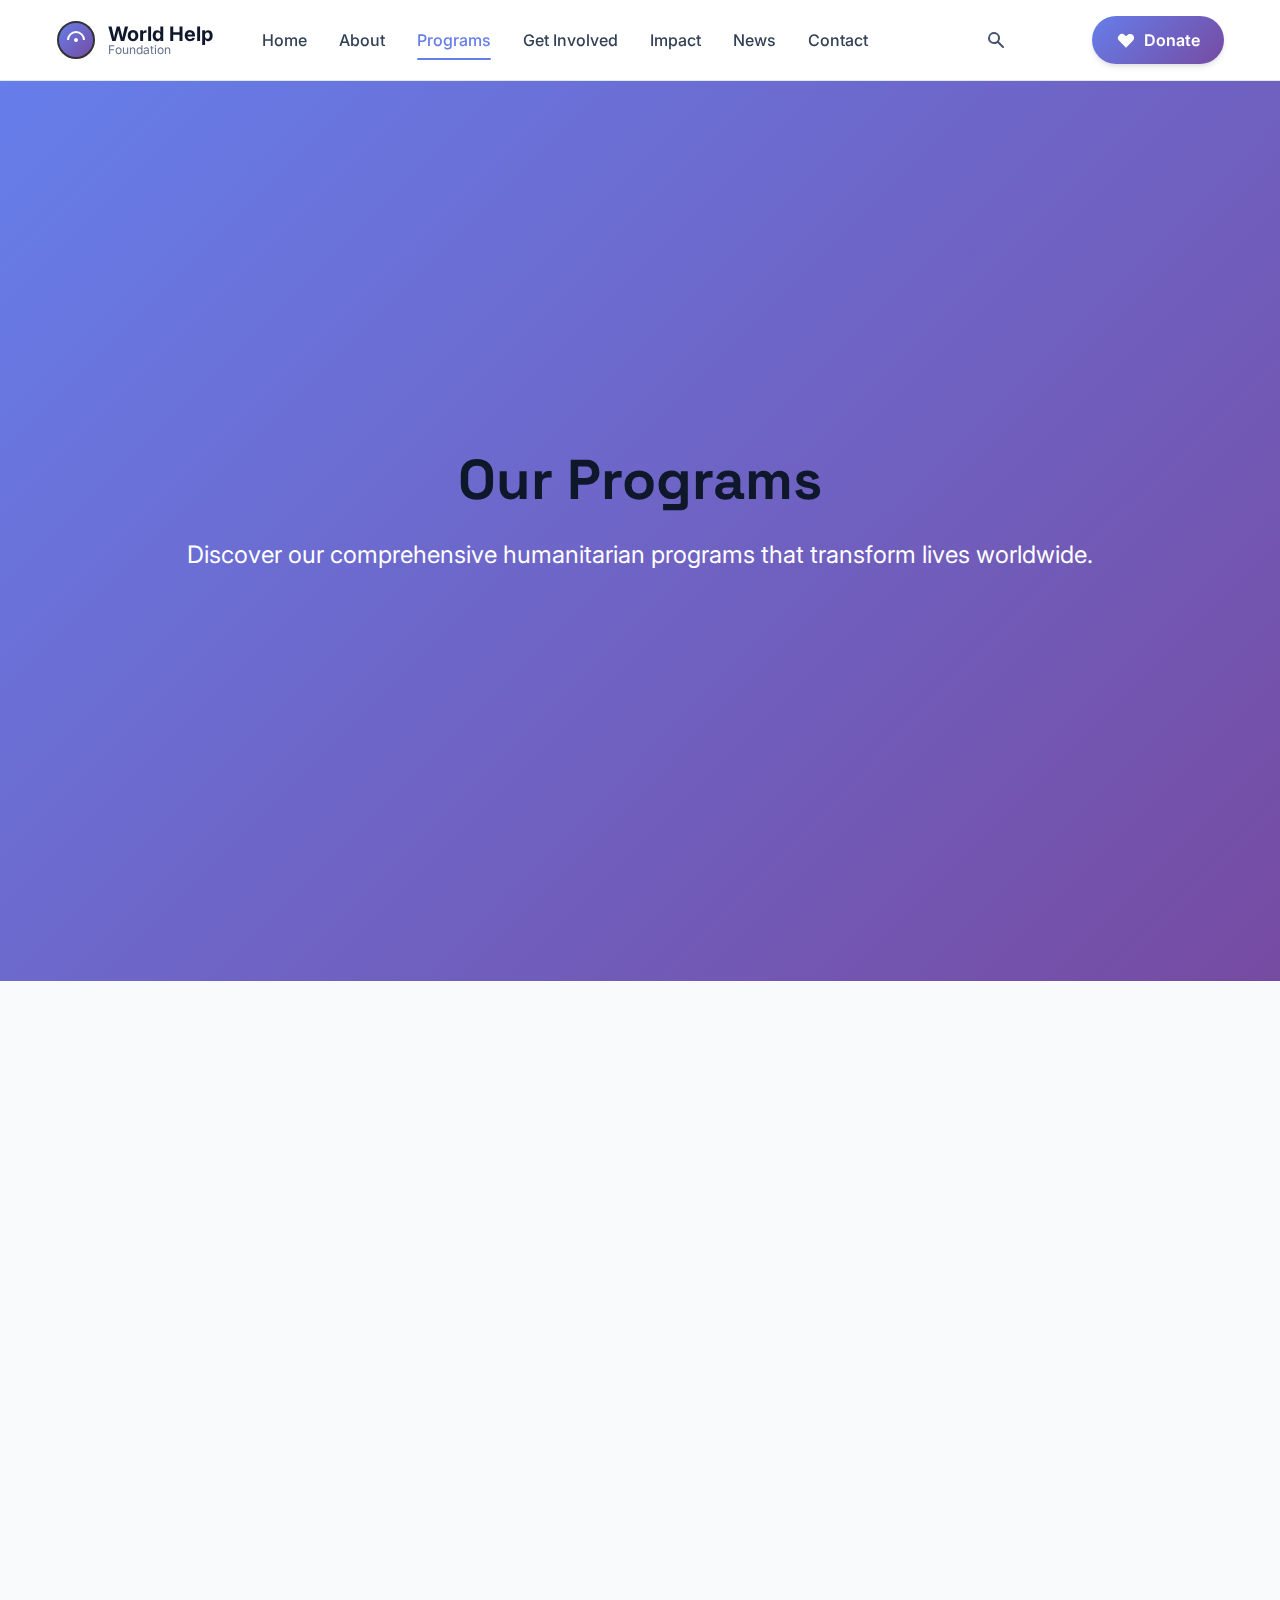
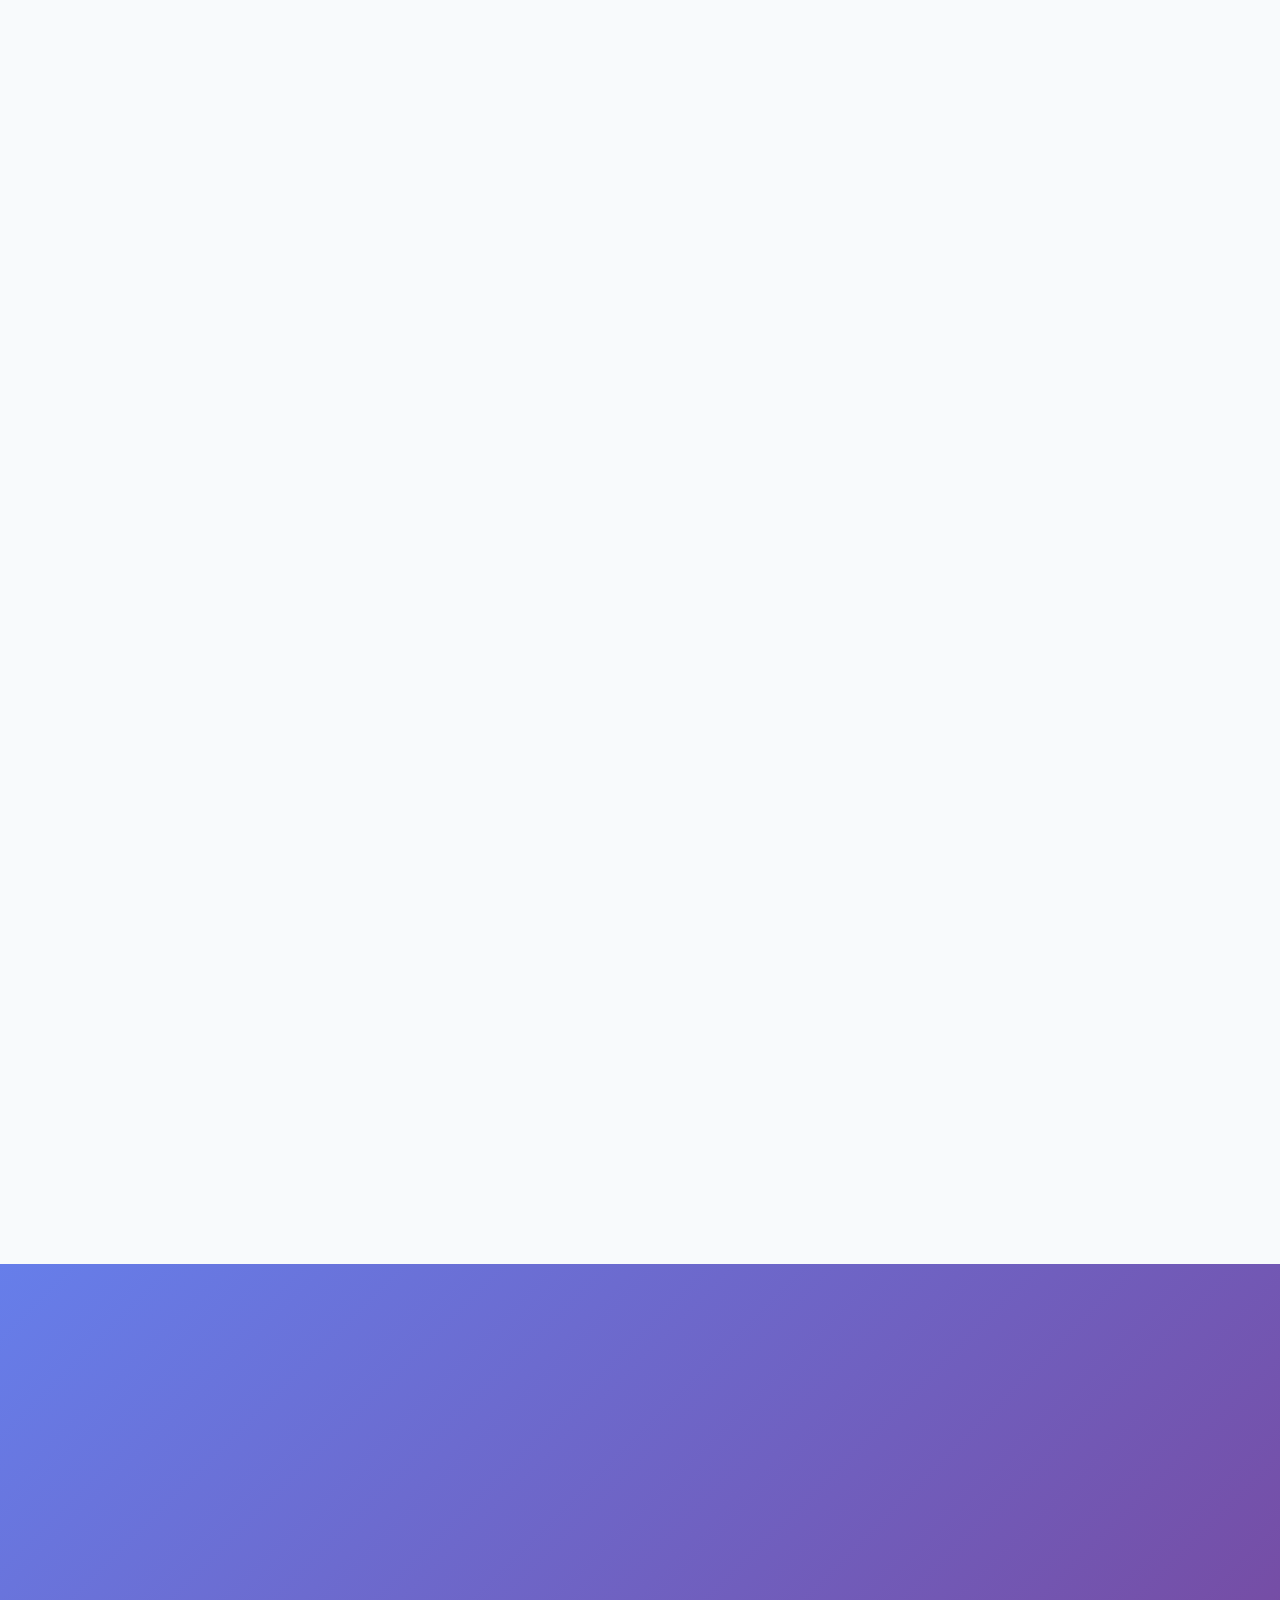
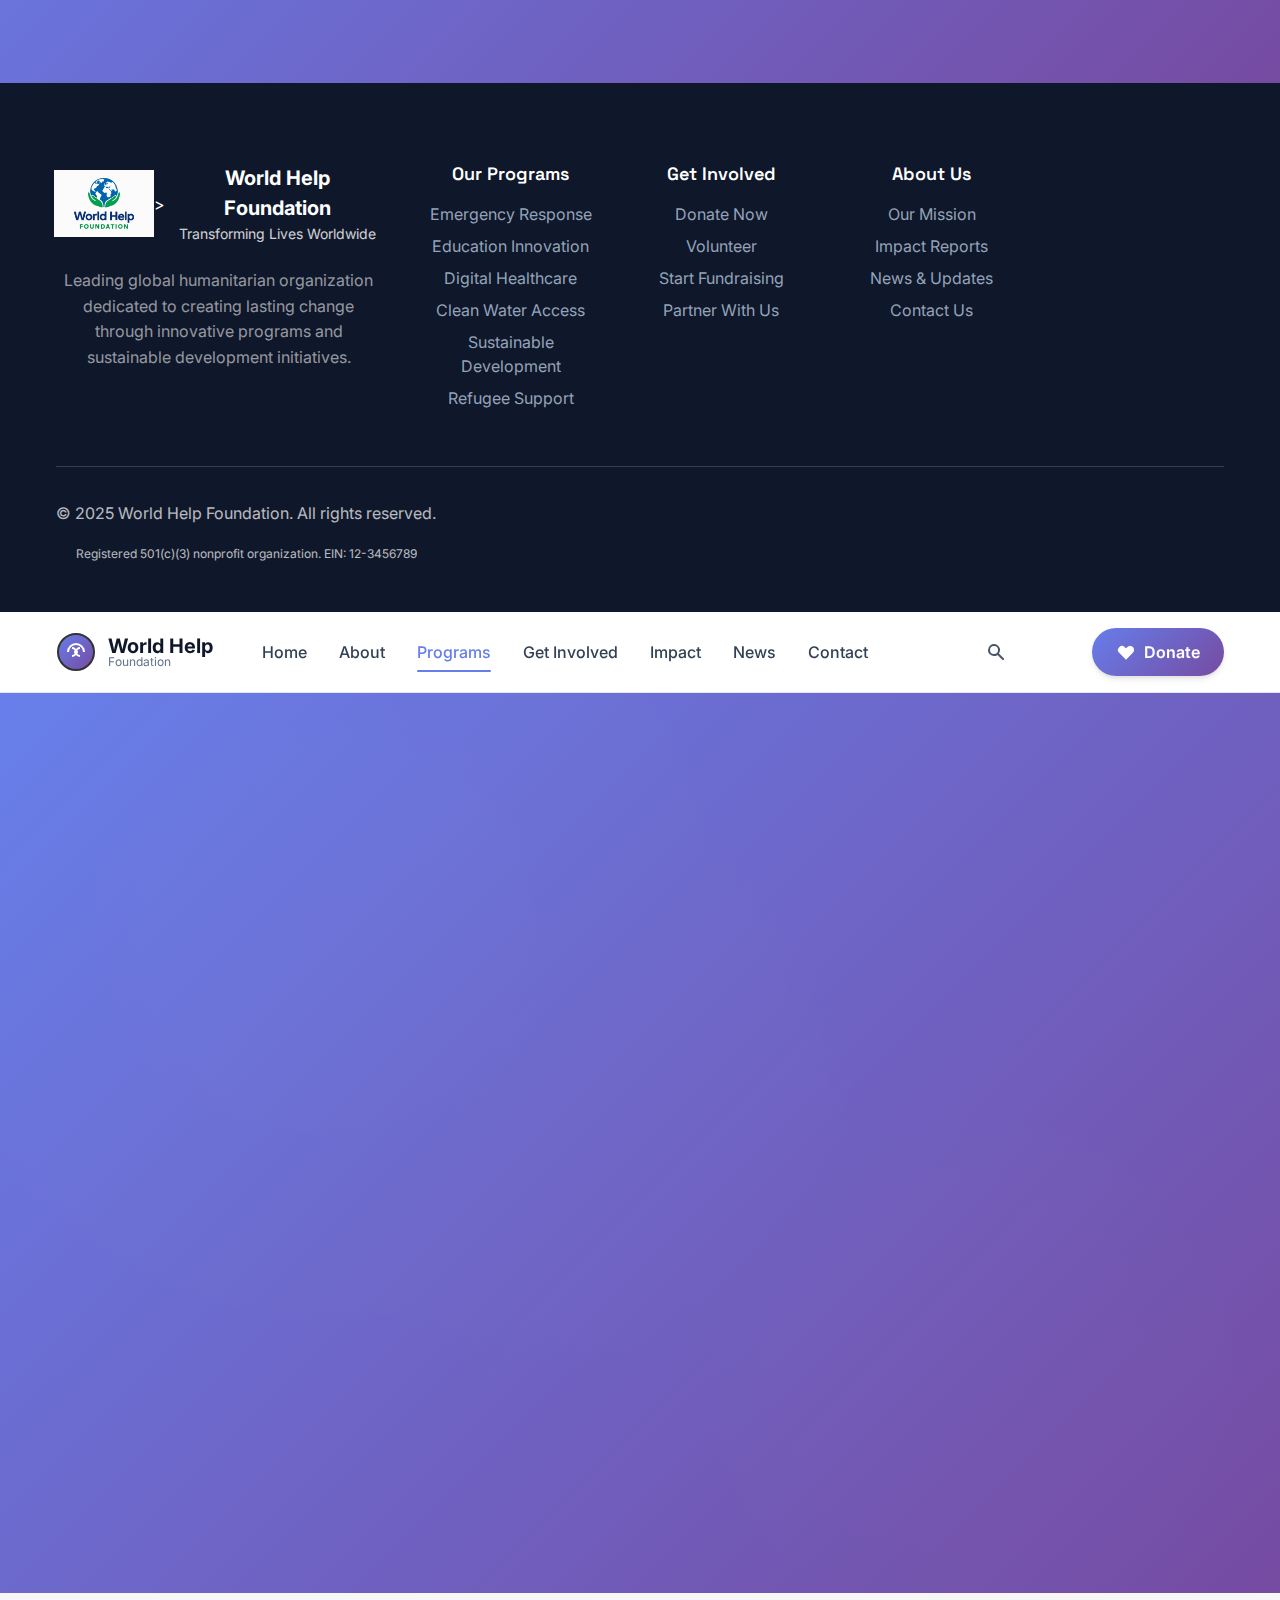
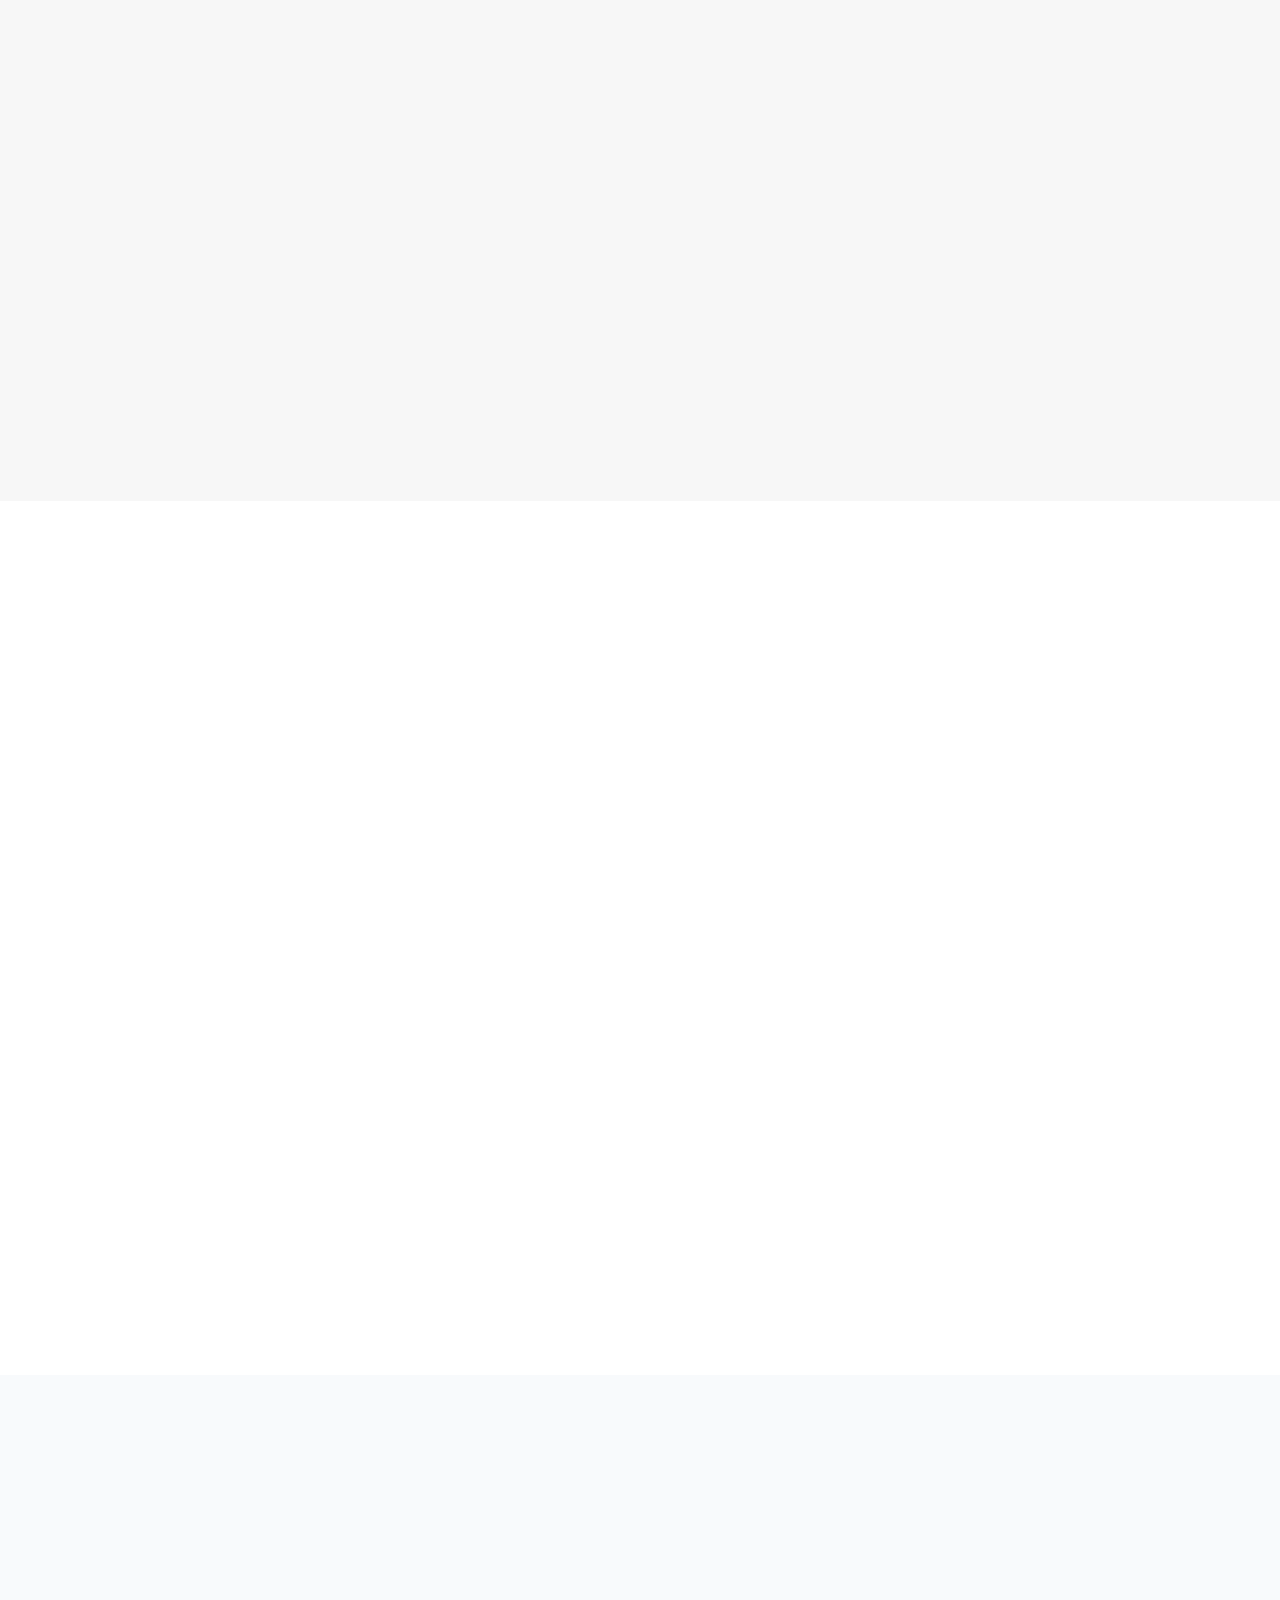
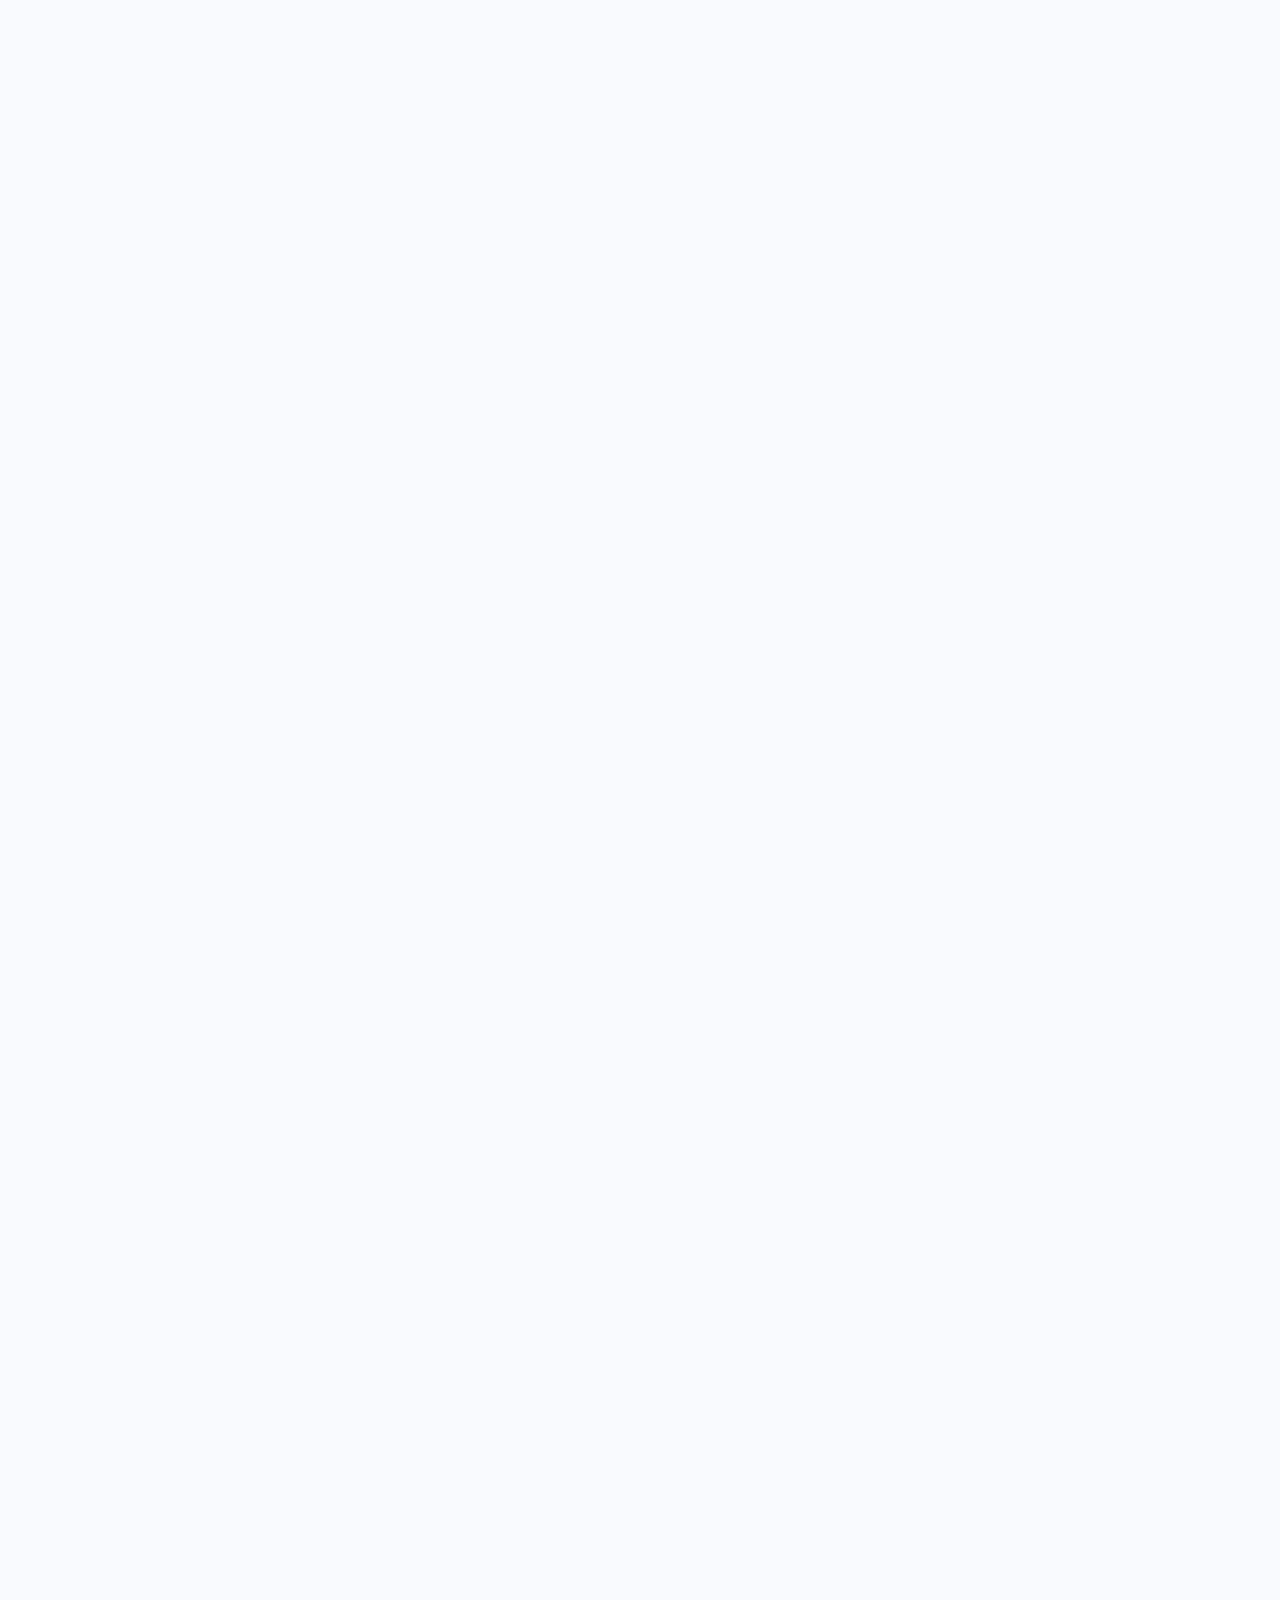
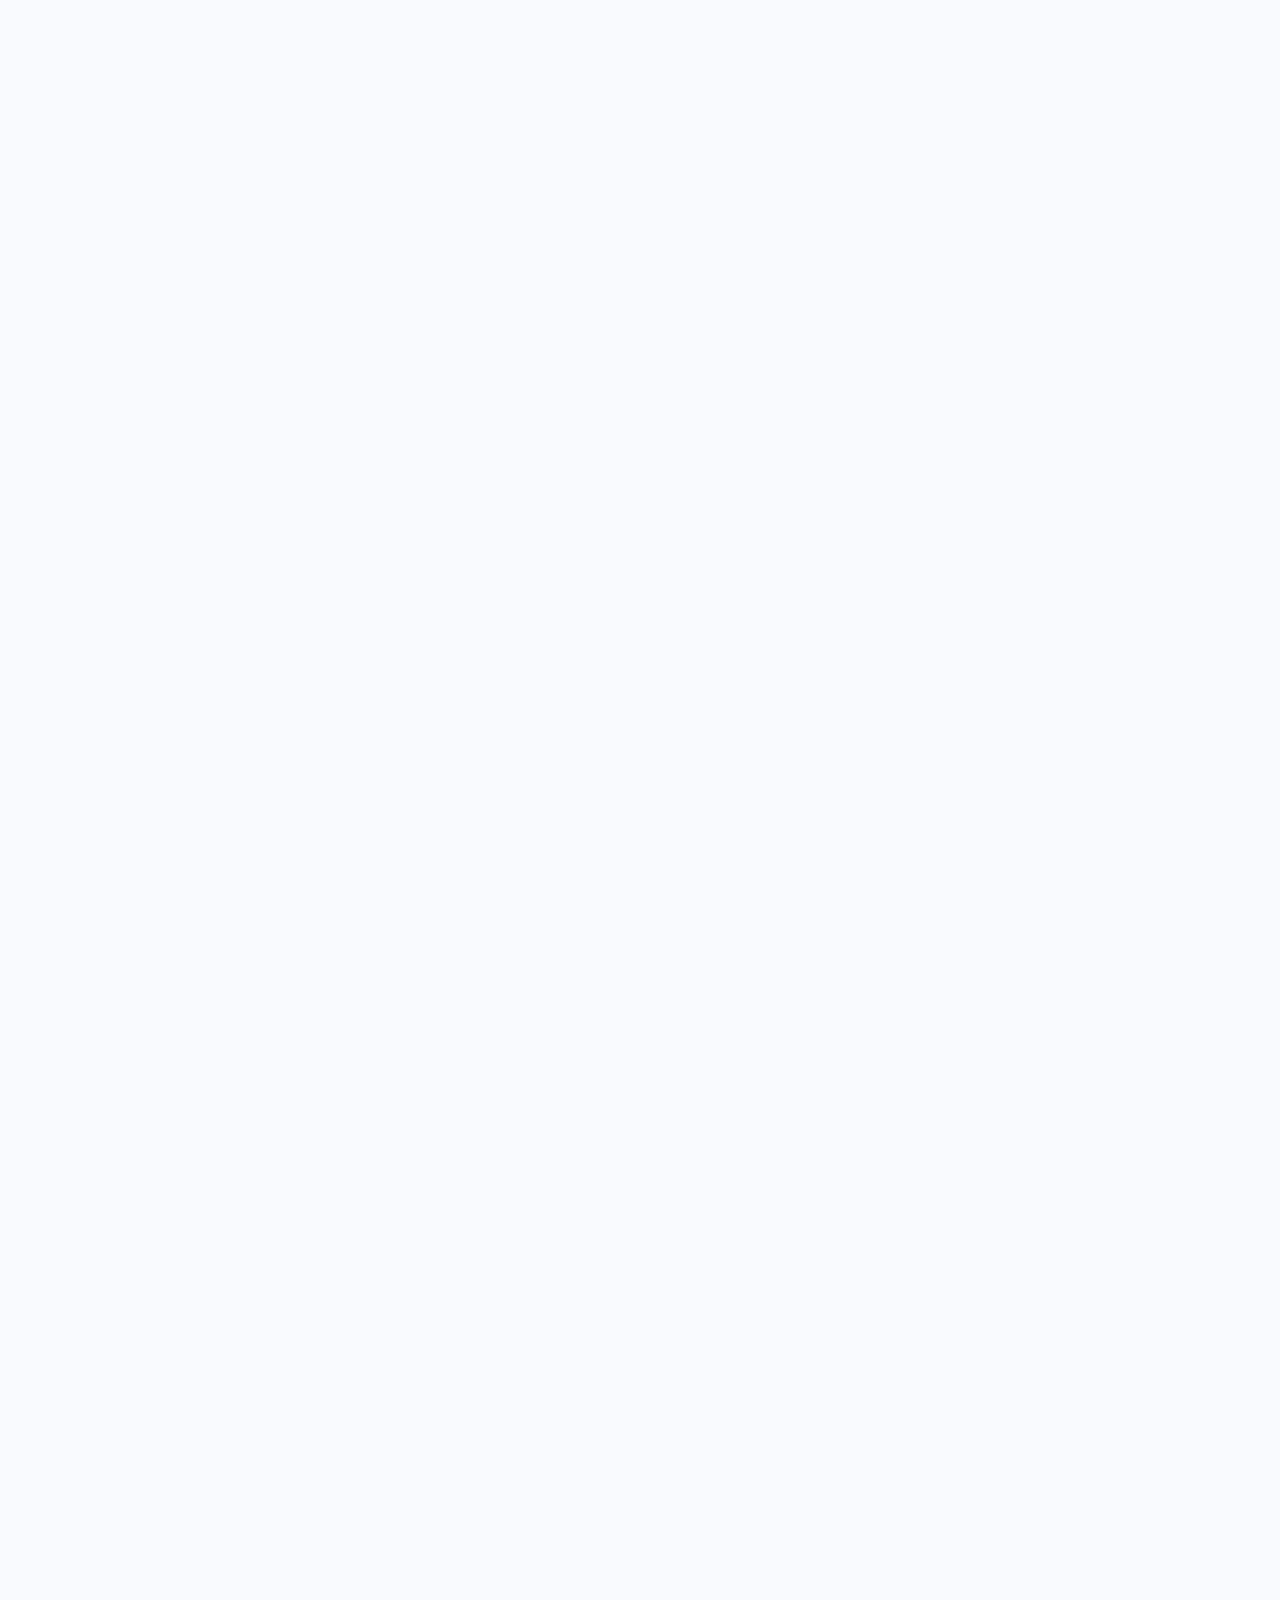
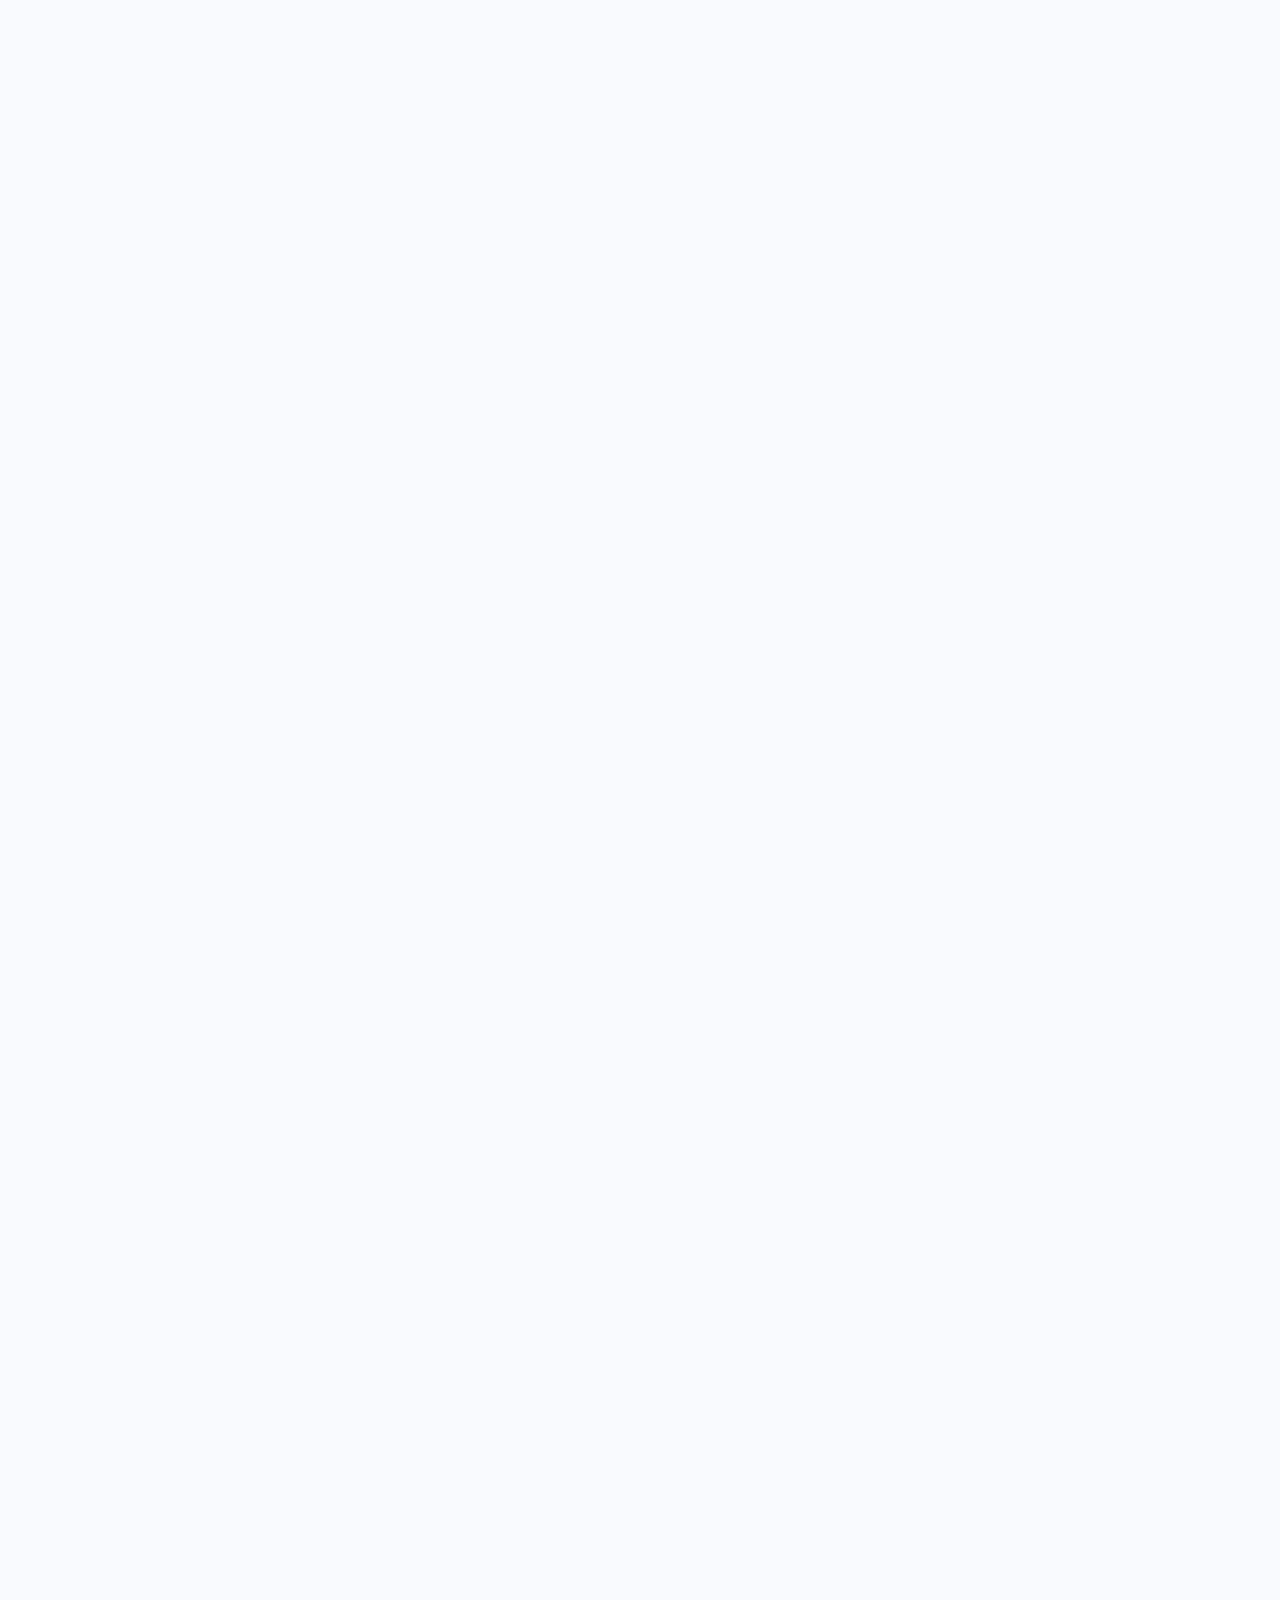
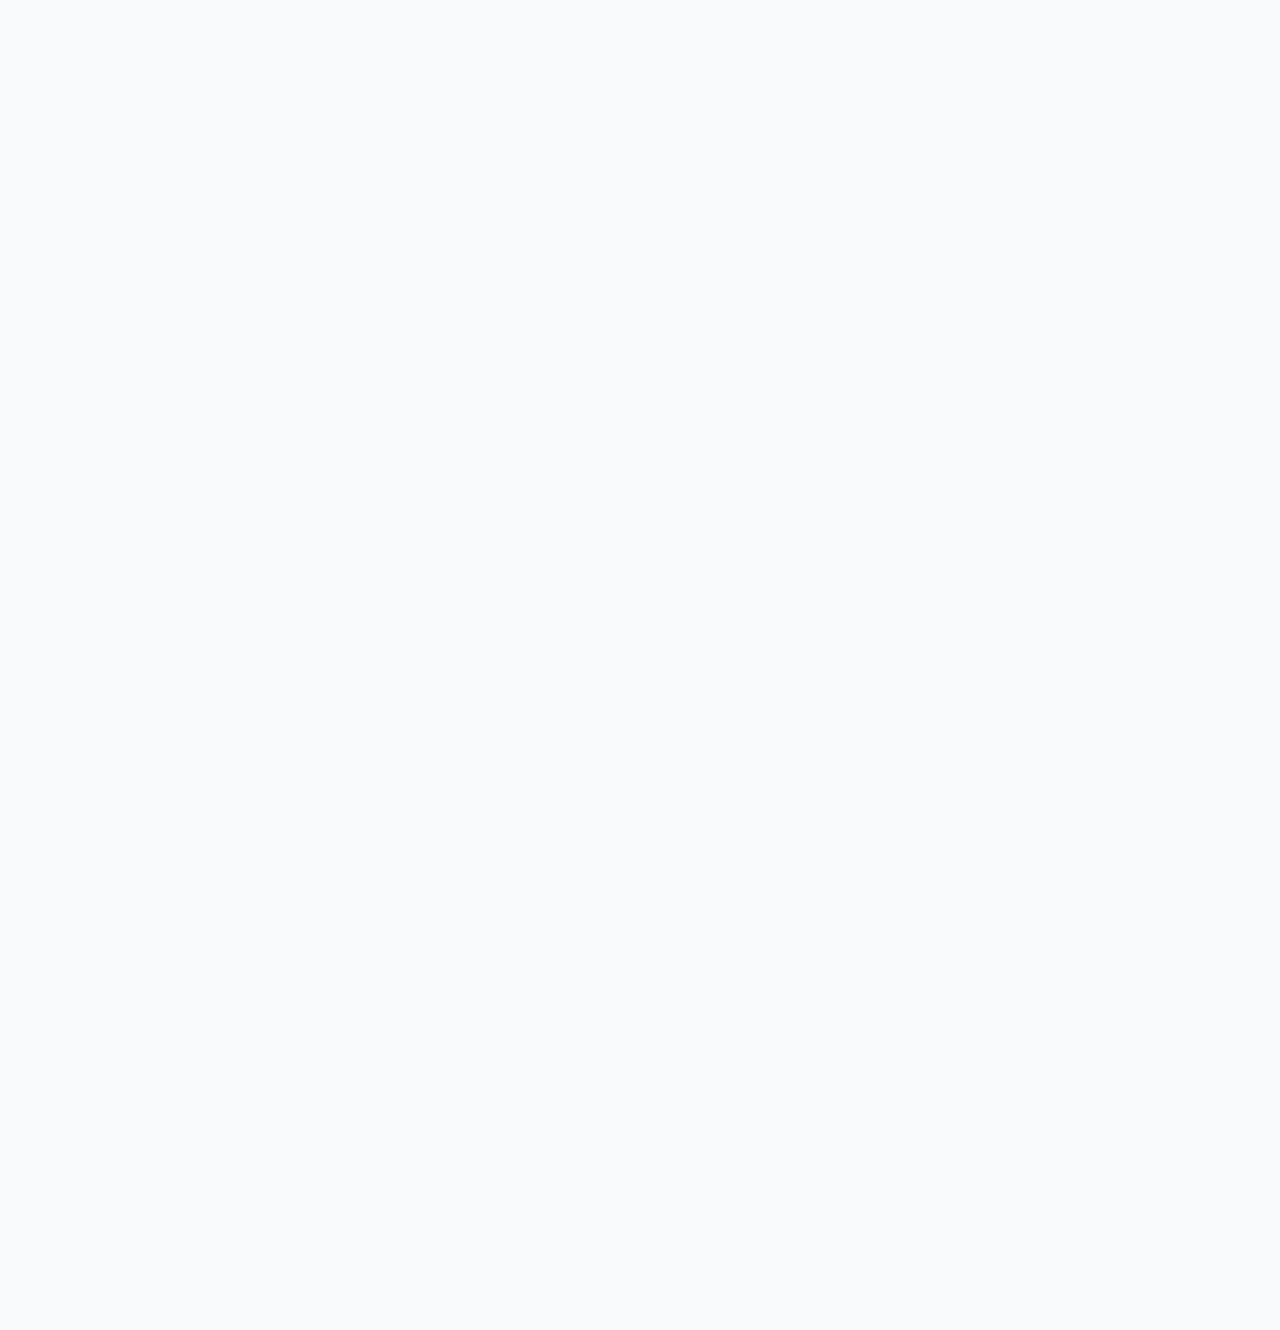
<file: World-help-foundation/programs.html>
<!DOCTYPE html>
<html lang="en" data-theme="auto" class="no-js">
<head>
    <meta charset="UTF-8">
    <meta name="viewport" content="width=device-width, initial-scale=1.0">
    <title>Our Programs | World Help Foundation</title>
    
    <link rel="stylesheet" href="styles.css">
</head>

<body class="antialiased">
    <!-- Header -->
    <header id="header" role="banner" class="main-header">
        <nav id="navigation" class="main-nav" role="navigation" aria-label="Main navigation">
            <div class="container">
                <div class="nav-wrapper">
                    <!-- Logo -->
                    <div class="logo-section">
                        <a href="index.html" class="logo-link" aria-label="World Help Foundation Homepage">
                            <div class="logo">
                                <div class="logo-icon">
                                    <svg width="40" height="40" viewBox="0 0 40 40" fill="none">
                                        <circle cx="20" cy="20" r="18" fill="url(#logoGradient)" stroke="currentColor" stroke-width="2"/>
                                        <path d="M12 20c0-4.418 3.582-8 8-8s8 3.582 8 8" stroke="white" stroke-width="2" fill="none"/>
                                        <circle cx="20" cy="20" r="2" fill="white"/>
                                        <defs>
                                            <linearGradient id="logoGradient" x1="0%" y1="0%" x2="100%" y2="100%">
                                                <stop offset="0%" style="stop-color:#667eea"/>
                                                <stop offset="100%" style="stop-color:#764ba2"/>
                                            </linearGradient>
                                        </defs>
                                    </svg>
                                </div>
                                <div class="logo-text">
                                    <div class="logo-main">World Help</div>
                                    <div class="logo-sub">Foundation</div>
                                </div>
                            </div>
                        </a>
                    </div>

                    <!-- Desktop Navigation -->
                    <div class="nav-desktop">
                        <ul class="nav-menu" role="menubar">
                            <li class="nav-item" role="none">
                                <a href="index.html" role="menuitem" class="nav-link">Home</a>
                            </li>
                            <li class="nav-item" role="none">
                                <a href="about.html" role="menuitem" class="nav-link">About</a>
                            </li>
                            <li class="nav-item" role="none">
                                <a href="programs.html" role="menuitem" class="nav-link active" aria-current="page">Programs</a>
                            </li>
                            <li class="nav-item" role="none">
                                <a href="get-involved.html" role="menuitem" class="nav-link">Get Involved</a>
                            </li>
                            <li class="nav-item" role="none">
                                <a href="impact.html" role="menuitem" class="nav-link">Impact</a>
                            </li>
                            <li class="nav-item" role="none">
                                <a href="news.html" role="menuitem" class="nav-link">News</a>
                            </li>
                            <li class="nav-item" role="none">
                                <a href="contact.html" role="menuitem" class="nav-link">Contact</a>
                            </li>
                        </ul>
                    </div>

                    <!-- Header Actions -->
                    <div class="header-actions">
                        <button class="action-btn" aria-label="Search">
                            <svg width="20" height="20" fill="currentColor" viewBox="0 0 20 20">
                                <path fill-rule="evenodd" d="M8 4a4 4 0 100 8 4 4 0 000-8zM2 8a6 6 0 1110.89 3.476l4.817 4.817a1 1 0 01-1.414 1.414l-4.816-4.816A6 6 0 012 8z" clip-rule="evenodd"/>
                            </svg>
                        </button>

                        <a href="donate.html" class="donate-btn">
                            <svg width="20" height="20" fill="currentColor" viewBox="0 0 20 20">
                                <path fill-rule="evenodd" d="M3.172 5.172a4 4 0 015.656 0L10 6.343l1.172-1.171a4 4 0 115.656 5.656L10 17.657l-6.828-6.829a4 4 0 010-5.656z" clip-rule="evenodd"/>
                            </svg>
                            <span>Donate</span>
                        </a>

                        <button class="mobile-menu-toggle" aria-label="Toggle mobile menu" aria-expanded="false">
                            <span class="hamburger-line"></span>
                            <span class="hamburger-line"></span>
                            <span class="hamburger-line"></span>
                        </button>
                    </div>
                </div>
            </div>
        </nav>
    </header>

    <!-- Main Content -->
    <main id="main-content" role="main">
        <!-- Hero Section -->
        <section class="hero-section">
            <div class="container">
                <h1>Our Programs</h1>
                <p>Discover our comprehensive humanitarian programs that transform lives worldwide.</p>
            </div>
        </section>

        <!-- Detailed Programs -->
        <section class="detailed-programs-section">
            <div class="container">
                <div class="section-header animate-on-scroll">
                    <div class="section-badge">
                        <span>🎯</span>
                        <span>Choose Your Impact</span>
                    </div>
                    <h2 class="section-title">
                        Support the Programs 
                        <br>That Matter Most to You
                    </h2>
                    <p class="section-description">
                        Direct your donation to specific programs or support our general fund 
                        to help us respond to the most urgent needs as they arise.
                    </p>
                </div>

                <div class="program-selection-grid">
                    <div class="selection-card animate-on-scroll">
                        <h3>Choose a Specific Program</h3>
                        <p>Direct 100% of your donation to the program closest to your heart</p>
                        <div class="selection-options">
                            <a href="donate.html?program=emergency" class="selection-btn emergency">Emergency Response</a>
                            <a href="donate.html?program=education" class="selection-btn education">Education Innovation</a>
                            <a href="donate.html?program=healthcare" class="selection-btn healthcare">Digital Healthcare</a>
                            <a href="donate.html?program=water" class="selection-btn water">Clean Water Access</a>
                            <a href="donate.html?program=development" class="selection-btn development">Sustainable Development</a>
                            <a href="donate.html?program=refugee" class="selection-btn refugee">Refugee Support</a>
                        </div>
                    </div>

                    <div class="selection-card animate-on-scroll featured">
                        <div class="featured-badge">Most Flexible</div>
                        <h3>Support All Programs</h3>
                        <p>Give us the flexibility to direct funds where they're needed most urgently</p>
                        <div class="selection-highlight">
                            <div class="highlight-icon">⚡</div>
                            <div class="highlight-text">
                                <strong>Greatest Impact:</strong> Allows us to respond to emerging crises 
                                and opportunities as they develop globally.
                            </div>
                        </div>
                        <a href="donate.html" class="selection-btn primary featured">Donate to General Fund</a>
                    </div>
                </div>
            </div>
        </section>

        <!-- Success Stories -->
        <section class="success-stories-section">
            <div class="container">
                <div class="section-header animate-on-scroll">
                    <div class="section-badge">
                        <span>🌟</span>
                        <span>Success Stories</span>
                    </div>
                    <h2 class="section-title">Real Impact, Real Lives</h2>
                    <p class="section-description">
                        See how our programs are transforming communities and creating lasting change around the world.
                    </p>
                </div>

                <div class="success-stories-grid">
                    <div class="story-card animate-on-scroll" data-program="education">
                        <div class="story-image">
                            <div class="story-placeholder education">
                                <div class="story-icon">👩‍🎓</div>
                            </div>
                            <div class="story-program-tag">Education</div>
                        </div>
                        <div class="story-content">
                            <h3>From Dropout to Engineer</h3>
                            <p>Maria dropped out of school at 14 to work. Our solar-powered school in her village brought her back to education. Today, she's studying engineering at university.</p>
                            <div class="story-impact">
                                <span class="impact-number">8 years</span>
                                <span class="impact-label">Program support</span>
                            </div>
                        </div>
                    </div>

                    <div class="story-card animate-on-scroll" data-program="healthcare">
                        <div class="story-image">
                            <div class="story-placeholder healthcare">
                                <div class="story-icon">👨‍⚕️</div>
                            </div>
                            <div class="story-program-tag">Healthcare</div>
                        </div>
                        <div class="story-content">
                            <h3>Remote Diagnosis Saves Lives</h3>
                            <p>Ahmed's heart condition was diagnosed through our telemedicine platform. Remote consultation with specialists saved his life and he's now healthy and working.</p>
                            <div class="story-impact">
                                <span class="impact-number">24 hours</span>
                                <span class="impact-label">Diagnosis time</span>
                            </div>
                        </div>
                    </div>

                    <div class="story-card animate-on-scroll" data-program="water">
                        <div class="story-image">
                            <div class="story-placeholder water">
                                <div class="story-icon">👩‍🌾</div>
                            </div>
                            <div class="story-program-tag">Clean Water</div>
                        </div>
                        <div class="story-content">
                            <h3>Water Transforms Community</h3>
                            <p>Sarah's village got clean water through our IoT monitoring system. Women now have 6 extra hours daily for education and income-generating activities.</p>
                            <div class="story-impact">
                                <span class="impact-number">500 people</span>
                                <span class="impact-label">Village population</span>
                            </div>
                        </div>
                    </div>
                </div>
            </div>
        </section>

        <!-- Call to Action -->
        <section class="cta-section">
            <div class="container">
                <div class="cta-content animate-on-scroll">
                    <h2>Ready to Create Change?</h2>
                    <p>Every program makes a difference. Every donation saves lives. Join us in transforming communities worldwide through innovative humanitarian solutions.</p>
                    <div class="cta-actions">
                        <a href="donate.html" class="cta-btn primary">
                            <svg width="24" height="24" fill="currentColor" viewBox="0 0 24 24">
                                <path d="M12 21.35l-1.45-1.32C5.4 15.36 2 12.28 2 8.5 2 5.42 4.42 3 7.5 3c1.74 0 3.41.81 4.5 2.09C13.09 3.81 14.76 3 16.5 3 19.58 3 22 5.42 22 8.5c0 3.78-3.4 6.86-8.55 11.54L12 21.35z"/>
                            </svg>
                            <span>Donate Now</span>
                        </a>
                        <a href="get-involved.html" class="cta-btn secondary">
                            <svg width="24" height="24" fill="currentColor" viewBox="0 0 24 24">
                                <path d="M16 7a4 4 0 11-8 0 4 4 0 018 0zM12 14a7 7 0 00-7 7h14a7 7 0 00-7-7z"/>
                            </svg>
                            <span>Get Involved</span>
                        </a>
                    </div>
                </div>
            </div>
        </section>
    </main>

    <!-- Footer -->
    <footer id="footer" class="main-footer" role="contentinfo">
        <div class="container">
            <div class="footer-content">
                <div class="footer-section">
                    <div style="display: flex; align-items: center; gap: var(--space-3); margin-bottom: var(--space-6);">
                        <div class="logo-icon">
                            <img src="images/world-help-logo.svg.png" alt="World Help Foundation Logo" class="logo-icon">>
                                <circle cx="20" cy="20" r="18" fill="url(#footerLogoGradient)" stroke="white" stroke-width="2"/>
                                <path d="M12 20c0-4.418 3.582-8 8-8s8 3.582 8 8" stroke="white" stroke-width="2" fill="none"/>
                                <circle cx="20" cy="20" r="2" fill="white"/>
                                <defs>
                                    <linearGradient id="footerLogoGradient" x1="0%" y1="0%" x2="100%" y2="100%">
                                        <stop offset="0%" style="stop-color:#667eea"/>
                                        <stop offset="100%" style="stop-color:#764ba2"/>
                                    </linearGradient>
                                </defs>
                            </svg>
                        </div>
                        <div>
                            <div style="font-size: 1.25rem; font-weight: 700;">World Help Foundation</div>
                            <div style="font-size: 0.875rem; opacity: 0.8;">Transforming Lives Worldwide</div>
                        </div>
                    </div>
                    <p style="color: rgba(255, 255, 255, 0.8); line-height: 1.6; margin-bottom: var(--space-6);">
                        Leading global humanitarian organization dedicated to creating lasting change 
                        through innovative programs and sustainable development initiatives.
                    </p>
                </div>

                <div class="footer-section">
                    <h3>Our Programs</h3>
                    <ul>
                        <li><a href="#emergency-program">Emergency Response</a></li>
                        <li><a href="#education-program">Education Innovation</a></li>
                        <li><a href="#healthcare-program">Digital Healthcare</a></li>
                        <li><a href="#water-program">Clean Water Access</a></li>
                        <li><a href="#development-program">Sustainable Development</a></li>
                        <li><a href="#refugee-program">Refugee Support</a></li>
                    </ul>
                </div>

                <div class="footer-section">
                    <h3>Get Involved</h3>
                    <ul>
                        <li><a href="donate.html">Donate Now</a></li>
                        <li><a href="get-involved.html">Volunteer</a></li>
                        <li><a href="get-involved.html#fundraising">Start Fundraising</a></li>
                        <li><a href="contact.html">Partner With Us</a></li>
                    </ul>
                </div>

                <div class="footer-section">
                    <h3>About Us</h3>
                    <ul>
                        <li><a href="about.html">Our Mission</a></li>
                        <li><a href="impact.html">Impact Reports</a></li>
                        <li><a href="news.html">News & Updates</a></li>
                        <li><a href="contact.html">Contact Us</a></li>
                    </ul>
                </div>
            </div>

            <div class="footer-bottom">
                <div style="display: flex; justify-content: space-between; align-items: center; flex-wrap: wrap; gap: var(--space-4);">
                    <div>
                        <p>&copy; 2025 World Help Foundation. All rights reserved.</p>
                        <p style="font-size: 0.75rem; margin-top: var(--space-1);">
                            Registered 501(c)(3) nonprofit organization. EIN: 12-3456789
                        </p>
                    </div>
                </div>
            </div>
        </div>
    </footer>

    <!-- Enhanced JavaScript -->
    <script>
        // Enhanced Programs Page Controller
        class ProgramsPageController {
            constructor() {
                this.init();
            }

            init() {
                this.setupScrollAnimations();
                this.setupProgramNavigation();
                this.setupSmoothScrolling();
                this.setupMobileMenu();
                this.setupSearch();
                this.setupInteractiveElements();
            }

            setupScrollAnimations() {
                if ('IntersectionObserver' in window) {
                    const observer = new IntersectionObserver((entries) => {
                        entries.forEach(entry => {
                            if (entry.isIntersecting) {
                                entry.target.classList.add('visible');
                                observer.unobserve(entry.target);
                            }
                        });
                    }, {
                        threshold: 0.1,
                        rootMargin: '50px'
                    });

                    document.querySelectorAll('.animate-on-scroll').forEach(el => {
                        observer.observe(el);
                    });
                } else {
                    document.querySelectorAll('.animate-on-scroll').forEach(el => {
                        el.classList.add('visible');
                    });
                }
            }

            setupProgramNavigation() {
                const programNavCards = document.querySelectorAll('.program-nav-card');
                
                programNavCards.forEach(card => {
                    card.addEventListener('click', () => {
                        const program = card.dataset.program;
                        this.scrollToProgram(program);
                        
                        // Add active state
                        programNavCards.forEach(c => c.classList.remove('active'));
                        card.classList.add('active');
                    });
                });
            }

            scrollToProgram(program) {
                const programMap = {
                    'emergency': 'emergency-program',
                    'education': 'education-program',
                    'healthcare': 'healthcare-program',
                    'water': 'water-program',
                    'development': 'development-program',
                    'refugee': 'refugee-program'
                };

                const targetId = programMap[program];
                if (targetId) {
                    const target = document.getElementById(targetId);
                    if (target) {
                        target.scrollIntoView({
                            behavior: 'smooth',
                            block: 'start'
                        });
                        
                        // Highlight the program temporarily
                        target.classList.add('highlight-program');
                        setTimeout(() => {
                            target.classList.remove('highlight-program');
                        }, 2000);
                    }
                }
            }

            setupSmoothScrolling() {
                document.querySelectorAll('a[href^="#"]').forEach(link => {
                    link.addEventListener('click', (e) => {
                        e.preventDefault();
                        const target = document.querySelector(link.getAttribute('href'));
                        if (target) {
                            target.scrollIntoView({
                                behavior: 'smooth',
                                block: 'start'
                            });
                        }
                    });
                });
            }

            setupMobileMenu() {
                const mobileToggle = document.querySelector('.mobile-menu-toggle');
                const navDesktop = document.querySelector('.nav-desktop');
                const body = document.body;
                
                if (mobileToggle) {
                    mobileToggle.addEventListener('click', () => {
                        navDesktop.classList.toggle('mobile-open');
                        body.classList.toggle('menu-open');
                        
                        const isExpanded = navDesktop.classList.contains('mobile-open');
                        mobileToggle.setAttribute('aria-expanded', isExpanded);
                    });

                    // Close menu when clicking nav links
                    const navLinks = navDesktop.querySelectorAll('.nav-link');
                    navLinks.forEach(link => {
                        link.addEventListener('click', () => {
                            navDesktop.classList.remove('mobile-open');
                            body.classList.remove('menu-open');
                            mobileToggle.setAttribute('aria-expanded', 'false');
                        });
                    });
                }
            }

            setupSearch() {
                const searchBtn = document.querySelector('[aria-label="Search"]');
                
                if (searchBtn) {
                    searchBtn.addEventListener('click', () => {
                        this.createSearchModal();
                    });
                }
            }

            createSearchModal() {
                if (document.querySelector('.search-modal')) return;
                
                const modal = document.createElement('div');
                modal.className = 'search-modal';
                modal.innerHTML = `
                    <div class="search-modal-content">
                        <div class="search-header">
                            <input type="text" class="search-input" placeholder="Search programs..." autofocus>
                            <button class="search-close">&times;</button>
                        </div>
                        <div class="search-results">
                            <p style="color: #666; padding: 20px; text-align: center;">Start typing to search programs...</p>
                        </div>
                    </div>
                `;
                
                document.body.appendChild(modal);
                document.body.classList.add('search-open');
                
                const searchInput = modal.querySelector('.search-input');
                searchInput.focus();
                
                const closeBtn = modal.querySelector('.search-close');
                closeBtn.addEventListener('click', () => this.closeSearchModal(modal));
                
                modal.addEventListener('click', (e) => {
                    if (e.target === modal) this.closeSearchModal(modal);
                });
                
                document.addEventListener('keydown', (e) => {
                    if (e.key === 'Escape') this.closeSearchModal(modal);
                });
                
                searchInput.addEventListener('input', (e) => {
                    this.handleSearch(e.target.value, modal);
                });
            }

            handleSearch(query, modal) {
                const resultsDiv = modal.querySelector('.search-results');
                
                if (query.length < 2) {
                    resultsDiv.innerHTML = '<p style="color: #666; padding: 20px; text-align: center;">Start typing to search programs...</p>';
                    return;
                }
                
                const programs = [
                    { title: 'Emergency Response', id: 'emergency-program', description: 'Rapid humanitarian relief and disaster response' },
                    { title: 'Education Innovation', id: 'education-program', description: 'Smart schools with solar power and digital learning' },
                    { title: 'Digital Healthcare', id: 'healthcare-program', description: 'Telemedicine and mobile health clinics' },
                    { title: 'Clean Water Access', id: 'water-program', description: 'IoT-monitored water systems and purification' },
                    { title: 'Sustainable Development', id: 'development-program', description: 'Economic empowerment and microfinance' },
                    { title: 'Refugee Support', id: 'refugee-program', description: 'Integration and empowerment services' }
                ];
                
                const filteredPrograms = programs.filter(program => 
                    program.title.toLowerCase().includes(query.toLowerCase()) || 
                    program.description.toLowerCase().includes(query.toLowerCase())
                );
                
                if (filteredPrograms.length > 0) {
                    resultsDiv.innerHTML = filteredPrograms.map(program => `
                        <div style="padding: 15px; border-bottom: 1px solid #eee; cursor: pointer;" onclick="document.getElementById('${program.id}').scrollIntoView({behavior: 'smooth'}); document.body.classList.remove('search-open'); document.body.removeChild(document.querySelector('.search-modal'));">
                            <h4 style="margin: 0 0 5px 0; color: #667eea;">${program.title}</h4>
                            <p style="margin: 0; color: #666; font-size: 14px;">${program.description}</p>
                        </div>
                    `).join('');
                } else {
                    resultsDiv.innerHTML = '<p style="color: #666; padding: 20px; text-align: center;">No programs found. Try different keywords.</p>';
                }
            }

            closeSearchModal(modal) {
                document.body.removeChild(modal);
                document.body.classList.remove('search-open');
            }

            setupInteractiveElements() {
                // Enhanced hover effects for cards
                document.querySelectorAll('.program-nav-card, .stat-card, .selection-card, .story-card').forEach(card => {
                    card.addEventListener('mouseenter', function() {
                        this.style.transform = 'translateY(-6px) scale(1.02)';
                    });
                    
                    card.addEventListener('mouseleave', function() {
                        this.style.transform = 'translateY(0) scale(1)';
                    });
                });

                // Selection button hover effects
                document.querySelectorAll('.selection-btn').forEach(btn => {
                    btn.addEventListener('mouseenter', function() {
                        this.style.transform = 'translateY(-2px)';
                    });
                    
                    btn.addEventListener('mouseleave', function() {
                        this.style.transform = 'translateY(0)';
                    });
                });
            }
        }

        // Initialize when DOM is ready
        if (document.readyState === 'loading') {
            document.addEventListener('DOMContentLoaded', () => {
                new ProgramsPageController();
            });
        } else {
            new ProgramsPageController();
        }
    </script>

    <!-- Additional CSS for Programs Page -->
    <style>
        /* Program Navigation Section */
        .program-navigation-section {
            padding: var(--space-20) 0;
            background: var(--neutral-white);
        }

        .program-nav-header {
            text-align: center;
            margin-bottom: var(--space-16);
        }

        .program-nav-header h2 {
            font-size: var(--font-size-2xl);
            margin-bottom: var(--space-4);
            color: var(--neutral-gray-900);
        }

        .program-nav-header p {
            font-size: var(--font-size-lg);
            color: var(--neutral-gray-600);
        }

        .program-nav-grid {
            display: grid;
            grid-template-columns: repeat(auto-fit, minmax(300px, 1fr));
            gap: var(--space-6);
        }

        .program-nav-card {
            background: var(--neutral-white);
            padding: var(--space-8);
            border-radius: var(--radius-2xl);
            text-align: center;
            box-shadow: var(--shadow-md);
            transition: all var(--transition-fast);
            cursor: pointer;
            border: 2px solid transparent;
        }

        .program-nav-card:hover,
        .program-nav-card.active {
            border-color: var(--primary-color);
            box-shadow: var(--shadow-xl);
        }

        .nav-card-icon {
            font-size: 3rem;
            margin-bottom: var(--space-4);
        }

        .program-nav-card h3 {
            font-size: var(--font-size-lg);
            margin-bottom: var(--space-3);
            color: var(--neutral-gray-900);
        }

        .program-nav-card p {
            color: var(--neutral-gray-600);
            margin-bottom: var(--space-4);
        }

        .nav-card-stats {
            display: flex;
            justify-content: space-between;
            gap: var(--space-2);
        }

        .nav-stat {
            font-size: var(--font-size-xs);
            color: var(--primary-color);
            font-weight: var(--font-weight-semibold);
            background: rgba(102, 126, 234, 0.1);
            padding: var(--space-1) var(--space-2);
            border-radius: var(--radius-md);
        }

        /* Program Detail Sections */
        .detailed-programs-section {
            padding: var(--space-24) 0;
            background: var(--neutral-gray-50);
        }

        .program-detail {
            margin-bottom: var(--space-32);
            background: var(--neutral-white);
            border-radius: var(--radius-3xl);
            padding: var(--space-12);
            box-shadow: var(--shadow-lg);
            transition: all var(--transition-slow);
        }

        .program-detail.highlight-program {
            box-shadow: 0 0 0 4px var(--primary-color);
            transform: scale(1.01);
        }

        .program-detail-content {
            display: grid;
            grid-template-columns: 1fr 1fr;
            gap: var(--space-16);
            align-items: center;
        }

        .program-detail:nth-child(even) .program-detail-content {
            direction: rtl;
        }

        .program-detail:nth-child(even) .program-detail-content > * {
            direction: ltr;
        }

        .program-category {
            display: inline-block;
            padding: var(--space-2) var(--space-4);
            border-radius: var(--radius-full);
            font-size: var(--font-size-sm);
            font-weight: var(--font-weight-semibold);
            text-transform: uppercase;
            margin-bottom: var(--space-4);
        }

        .program-category.emergency {
            background: rgba(239, 68, 68, 0.1);
            color: var(--error-color);
        }

        .program-category.education {
            background: rgba(34, 197, 94, 0.1);
            color: var(--success-color);
        }

        .program-category.healthcare {
            background: rgba(59, 130, 246, 0.1);
            color: var(--info-color);
        }

        .program-category.water {
            background: rgba(102, 126, 234, 0.1);
            color: var(--primary-color);
        }

        .program-category.development {
            background: rgba(245, 158, 11, 0.1);
            color: var(--warning-color);
        }

        .program-category.refugee {
            background: rgba(139, 69, 19, 0.1);
            color: #8b4513;
        }

        .program-detail h2 {
            font-size: var(--font-size-3xl);
            margin-bottom: var(--space-6);
            color: var(--neutral-gray-900);
        }

        .program-intro {
            font-size: var(--font-size-lg);
            line-height: var(--line-height-relaxed);
            color: var(--neutral-gray-600);
            margin-bottom: var(--space-8);
        }

        .program-features {
            margin-bottom: var(--space-10);
        }

        .feature-item {
            display: flex;
            align-items: flex-start;
            gap: var(--space-4);
            margin-bottom: var(--space-6);
        }

        .feature-icon {
            font-size: 1.5rem;
            flex-shrink: 0;
            margin-top: var(--space-1);
        }

        .feature-content h4 {
            font-size: var(--font-size-lg);
            font-weight: var(--font-weight-semibold);
            margin-bottom: var(--space-2);
            color: var(--neutral-gray-900);
        }

        .feature-content p {
            color: var(--neutral-gray-600);
            margin: 0;
        }

        .program-stats-detailed {
            display: grid;
            grid-template-columns: repeat(3, 1fr);
            gap: var(--space-6);
            margin-bottom: var(--space-10);
        }

        .stat-item {
            text-align: center;
            padding: var(--space-6);
            background: var(--neutral-gray-50);
            border-radius: var(--radius-xl);
        }

        .stat-number-large {
            display: block;
            font-size: var(--font-size-3xl);
            font-weight: var(--font-weight-extrabold);
            color: var(--primary-color);
            line-height: 1;
            margin-bottom: var(--space-2);
        }

        .stat-label-large {
            font-size: var(--font-size-sm);
            color: var(--neutral-gray-600);
            font-weight: var(--font-weight-medium);
        }

        .program-cta-btn {
            display: inline-flex;
            align-items: center;
            gap: var(--space-3);
            padding: var(--space-4) var(--space-8);
            border-radius: var(--radius-xl);
            font-weight: var(--font-weight-semibold);
            text-decoration: none;
            transition: all var(--transition-fast);
            color: var(--neutral-white);
            font-size: var(--font-size-lg);
        }

        .program-cta-btn.emergency {
            background: linear-gradient(135deg, var(--error-color), #dc2626);
        }

        .program-cta-btn.education {
            background: linear-gradient(135deg, var(--success-color), #16a34a);
        }

        .program-cta-btn.healthcare {
            background: linear-gradient(135deg, var(--info-color), #2563eb);
        }

        .program-cta-btn.water {
            background: linear-gradient(135deg, var(--primary-color), var(--primary-dark));
        }

        .program-cta-btn.development {
            background: linear-gradient(135deg, var(--warning-color), #f59e0b);
        }

        .program-cta-btn.refugee {
            background: linear-gradient(135deg, #8b4513, #a0522d);
        }

        .program-cta-btn:hover {
            transform: translateY(-3px);
            box-shadow: var(--shadow-xl);
            color: var(--neutral-white);
        }

        /* Program Visual */
        .program-detail-visual {
            display: flex;
            align-items: center;
            justify-content: center;
        }

        .program-visual {
            background: linear-gradient(135deg, var(--primary-color), var(--primary-dark));
            border-radius: var(--radius-3xl);
            padding: var(--space-12);
            color: var(--neutral-white);
            text-align: center;
            width: 100%;
            max-width: 400px;
            position: relative;
            overflow: hidden;
        }

        .program-visual.emergency {
            background: linear-gradient(135deg, var(--error-color), #dc2626);
        }

        .program-visual.education {
            background: linear-gradient(135deg, var(--success-color), #16a34a);
        }

        .program-visual.healthcare {
            background: linear-gradient(135deg, var(--info-color), #2563eb);
        }

        .program-visual.water {
            background: linear-gradient(135deg, var(--primary-color), var(--primary-dark));
        }

        .program-visual.development {
            background: linear-gradient(135deg, var(--warning-color), #f59e0b);
        }

        .program-visual.refugee {
            background: linear-gradient(135deg, #8b4513, #a0522d);
        }

        .visual-content {
            position: relative;
            z-index: 2;
        }

        .program-icon-large {
            font-size: 5rem;
            margin-bottom: var(--space-6);
            display: block;
        }

        .program-visual h3 {
            font-size: var(--font-size-xl);
            margin-bottom: var(--space-4);
            color: var(--neutral-white);
        }

        .visual-description {
            font-size: var(--font-size-base);
            opacity: 0.9;
            line-height: var(--line-height-relaxed);
        }

        /* Program Selection Section */
        .program-selection-section {
            padding: var(--space-24) 0;
            background: var(--neutral-white);
        }

        .program-selection-grid {
            display: grid;
            grid-template-columns: 1fr 1fr;
            gap: var(--space-12);
            margin-top: var(--space-16);
        }

        .selection-card {
            background: var(--neutral-white);
            padding: var(--space-10);
            border-radius: var(--radius-2xl);
            box-shadow: var(--shadow-lg);
            transition: all var(--transition-fast);
            position: relative;
        }

        .selection-card:hover {
            transform: translateY(-4px);
            box-shadow: var(--shadow-xl);
        }

        .selection-card.featured {
            border: 2px solid var(--primary-color);
            background: linear-gradient(135deg, rgba(102, 126, 234, 0.05), rgba(118, 75, 162, 0.05));
        }

        .featured-badge {
            position: absolute;
            top: -10px;
            left: 50%;
            transform: translateX(-50%);
            background: var(--primary-color);
            color: var(--neutral-white);
            padding: var(--space-2) var(--space-6);
            border-radius: var(--radius-full);
            font-size: var(--font-size-sm);
            font-weight: var(--font-weight-semibold);
        }

        .selection-card h3 {
            font-size: var(--font-size-xl);
            margin-bottom: var(--space-4);
            color: var(--neutral-gray-900);
        }

        .selection-card p {
            color: var(--neutral-gray-600);
            margin-bottom: var(--space-8);
            line-height: var(--line-height-relaxed);
        }

        .selection-options {
            display: grid;
            grid-template-columns: repeat(2, 1fr);
            gap: var(--space-3);
            margin-bottom: var(--space-8);
        }

        .selection-btn {
            display: block;
            padding: var(--space-3) var(--space-4);
            text-align: center;
            border-radius: var(--radius-lg);
            font-weight: var(--font-weight-medium);
            text-decoration: none;
            transition: all var(--transition-fast);
            border: 2px solid var(--neutral-gray-200);
            color: var(--neutral-gray-700);
            background: var(--neutral-white);
        }

        .selection-btn:hover {
            border-color: var(--primary-color);
            color: var(--primary-color);
        }

        .selection-btn.primary {
            background: var(--primary-color);
            color: var(--neutral-white);
            border-color: var(--primary-color);
            padding: var(--space-4) var(--space-8);
            font-size: var(--font-size-lg);
        }

        .selection-btn.primary:hover {
            background: var(--primary-dark);
            color: var(--neutral-white);
        }

        .selection-highlight {
            display: flex;
            align-items: flex-start;
            gap: var(--space-4);
            background: rgba(102, 126, 234, 0.1);
            padding: var(--space-6);
            border-radius: var(--radius-lg);
            margin-bottom: var(--space-8);
        }

        .highlight-icon {
            font-size: 1.5rem;
            flex-shrink: 0;
        }

        .highlight-text {
            color: var(--neutral-gray-700);
            line-height: var(--line-height-relaxed);
        }

        /* Success Stories Section */
        .success-stories-section {
            padding: var(--space-24) 0;
            background: var(--neutral-gray-50);
        }

        .success-stories-grid {
            display: grid;
            grid-template-columns: repeat(auto-fit, minmax(350px, 1fr));
            gap: var(--space-8);
            margin-top: var(--space-16);
        }

        .story-card {
            background: var(--neutral-white);
            border-radius: var(--radius-2xl);
            overflow: hidden;
            box-shadow: var(--shadow-md);
            transition: all var(--transition-fast);
        }

        .story-card:hover {
            transform: translateY(-4px);
            box-shadow: var(--shadow-xl);
        }

        .story-image {
            height: 200px;
            position: relative;
        }

        .story-placeholder {
            width: 100%;
            height: 100%;
            display: flex;
            align-items: center;
            justify-content: center;
            color: var(--neutral-white);
        }

        .story-placeholder.education {
            background: linear-gradient(135deg, var(--success-color), #16a34a);
        }

        .story-placeholder.healthcare {
            background: linear-gradient(135deg, var(--info-color), #2563eb);
        }

        .story-placeholder.water {
            background: linear-gradient(135deg, var(--primary-color), var(--primary-dark));
        }

        .story-icon {
            font-size: 3rem;
        }

        .story-program-tag {
            position: absolute;
            top: var(--space-4);
            right: var(--space-4);
            background: rgba(255, 255, 255, 0.2);
            color: var(--neutral-white);
            padding: var(--space-1) var(--space-3);
            border-radius: var(--radius-full);
            font-size: var(--font-size-xs);
            font-weight: var(--font-weight-semibold);
            text-transform: uppercase;
        }

        .story-content {
            padding: var(--space-6);
        }

        .story-content h3 {
            font-size: var(--font-size-lg);
            margin-bottom: var(--space-4);
            color: var(--neutral-gray-900);
        }

        .story-content p {
            color: var(--neutral-gray-600);
            line-height: var(--line-height-relaxed);
            margin-bottom: var(--space-6);
        }

        .story-impact {
            display: flex;
            align-items: center;
            gap: var(--space-2);
            background: var(--neutral-gray-50);
            padding: var(--space-3);
            border-radius: var(--radius-lg);
        }

        .impact-number {
            font-size: var(--font-size-lg);
            font-weight: var(--font-weight-bold);
            color: var(--primary-color);
        }

        .impact-label {
            font-size: var(--font-size-sm);
            color: var(--neutral-gray-600);
        }

        /* CTA Section */
        .cta-section {
            background: linear-gradient(135deg, var(--primary-color), var(--primary-dark));
            color: var(--neutral-white);
            padding: var(--space-24) 0;
            text-align: center;
        }

        .cta-content h2 {
            font-size: var(--font-size-3xl);
            margin-bottom: var(--space-6);
            color: var(--neutral-white);
        }

        .cta-content p {
            font-size: var(--font-size-lg);
            margin-bottom: var(--space-10);
            opacity: 0.95;
            max-width: 700px;
            margin-left: auto;
            margin-right: auto;
        }

        .cta-actions {
            display: flex;
            gap: var(--space-4);
            justify-content: center;
            flex-wrap: wrap;
        }

        /* Responsive Design */
        @media (max-width: 1024px) {
            .program-detail-content {
                grid-template-columns: 1fr;
                gap: var(--space-8);
            }
            
            .program-detail:nth-child(even) .program-detail-content {
                direction: ltr;
            }
            
            .program-selection-grid {
                grid-template-columns: 1fr;
            }
            
            .program-stats-detailed {
                grid-template-columns: repeat(2, 1fr);
            }
        }

        @media (max-width: 768px) {
            .program-nav-grid {
                grid-template-columns: repeat(2, 1fr);
            }
            
            .success-stories-grid {
                grid-template-columns: 1fr;
            }
            
            .selection-options {
                grid-template-columns: 1fr;
            }
            
            .nav-card-stats {
                flex-direction: column;
                gap: var(--space-1);
            }
            
            .program-stats-detailed {
                grid-template-columns: 1fr;
            }
            
            .cta-actions {
                flex-direction: column;
                align-items: center;
            }
        }

        @media (max-width: 640px) {
            .program-nav-grid {
                grid-template-columns: 1fr;
            }
            
            .program-detail {
                padding: var(--space-6);
            }
            
            .selection-card {
                padding: var(--space-6);
            }
            
            .program-icon-large {
                font-size: 3.5rem;
            }
        }

        /* Animation enhancements */
        .stat-card:nth-child(1) { animation-delay: 0.1s; }
        .stat-card:nth-child(2) { animation-delay: 0.2s; }
        .stat-card:nth-child(3) { animation-delay: 0.3s; }
        .stat-card:nth-child(4) { animation-delay: 0.4s; }

        .program-nav-card:nth-child(1) { animation-delay: 0.1s; }
        .program-nav-card:nth-child(2) { animation-delay: 0.2s; }
        .program-nav-card:nth-child(3) { animation-delay: 0.3s; }
        .program-nav-card:nth-child(4) { animation-delay: 0.4s; }
        .program-nav-card:nth-child(5) { animation-delay: 0.5s; }
        .program-nav-card:nth-child(6) { animation-delay: 0.6s; }

        .story-card:nth-child(1) { animation-delay: 0.1s; }
        .story-card:nth-child(2) { animation-delay: 0.2s; }
        .story-card:nth-child(3) { animation-delay: 0.3s; }
    </style>
</body>
</html><!DOCTYPE html>
<html lang="en" data-theme="auto" class="no-js">
<head>
    <meta charset="UTF-8">
    <meta name="viewport" content="width=device-width, initial-scale=1.0, viewport-fit=cover">
    <meta name="description" content="Discover World Help Foundation's comprehensive humanitarian programs - Emergency Relief, Education Innovation, Digital Healthcare, Clean Water Access, Sustainable Development, and Refugee Support transforming lives globally.">
    <meta name="keywords" content="humanitarian programs, emergency relief, education programs, healthcare access, clean water, sustainable development, refugee support, global charity programs">
    <meta name="author" content="World Help Foundation">
    <meta name="robots" content="index, follow, max-image-preview:large">
    <meta name="theme-color" content="#1a365d" media="(prefers-color-scheme: light)">
    <meta name="theme-color" content="#2d3748" media="(prefers-color-scheme: dark)">
    <meta name="color-scheme" content="light dark">

    <title>Our Programs | World Help Foundation - Innovative Humanitarian Solutions</title>

    <!-- Enhanced Favicon & Icons -->
    <link rel="icon" href="data:image/svg+xml,%3Csvg xmlns='http://www.w3.org/2000/svg' viewBox='0 0 40 40'%3E%3Ccircle cx='20' cy='20' r='18' fill='%23667eea'/%3E%3Cpath d='M12 20c0-4.418 3.582-8 8-8s8 3.582 8 8' stroke='white' stroke-width='2' fill='none'/%3E%3C/svg%3E" type="image/svg+xml">

    <!-- Google Fonts -->
    <link href="https://fonts.googleapis.com/css2?family=Inter:wght@100;200;300;400;500;600;700;800;900&family=Space+Grotesk:wght@300;400;500;600;700&display=swap" rel="stylesheet">

    <!-- Link to external CSS file -->
    <link rel="stylesheet" href="styles.css">

    <!-- Enhanced Open Graph -->
    <meta property="og:title" content="Our Programs | World Help Foundation">
    <meta property="og:description" content="Comprehensive humanitarian programs combining cutting-edge technology with compassionate action to address global challenges and build sustainable futures.">
    <meta property="og:type" content="website">
    <meta property="og:url" content="https://www.worldhelp.org/programs">
    <meta property="og:site_name" content="World Help Foundation">

    <!-- Twitter Cards -->
    <meta name="twitter:card" content="summary_large_image">
    <meta name="twitter:site" content="@worldhelp">
    <meta name="twitter:title" content="Our Programs | World Help Foundation">
</head>

<body class="antialiased">
    <!-- Skip Links -->
    <div class="skip-links">
        <a href="#main-content" class="skip-link">Skip to main content</a>
        <a href="#navigation" class="skip-link">Skip to navigation</a>
        <a href="#footer" class="skip-link">Skip to footer</a>
    </div>

    <!-- Header -->
    <header id="header" role="banner" class="main-header">
        <!-- Main Navigation -->
        <nav id="navigation" class="main-nav" role="navigation" aria-label="Main navigation">
            <div class="container">
                <div class="nav-wrapper">
                    <!-- Logo -->
                    <div class="logo-section">
                        <a href="index.html" class="logo-link" aria-label="World Help Foundation Homepage">
                            <div class="logo">
                                <div class="logo-icon">
                                    <svg width="40" height="40" viewBox="0 0 40 40" fill="none">
                                        <circle cx="20" cy="20" r="18" fill="url(#logoGradient)" stroke="currentColor" stroke-width="2"/>
                                        <path d="M12 20c0-4.418 3.582-8 8-8s8 3.582 8 8" stroke="white" stroke-width="2" fill="none"/>
                                        <path d="M16 24c2.209 0 4-1.791 4-4s-1.791-4-4-4" stroke="white" stroke-width="2" fill="none"/>
                                        <path d="M24 24c-2.209 0-4-1.791-4-4s1.791-4 4-4" stroke="white" stroke-width="2" fill="none"/>
                                        <circle cx="20" cy="20" r="2" fill="white"/>
                                        <defs>
                                            <linearGradient id="logoGradient" x1="0%" y1="0%" x2="100%" y2="100%">
                                                <stop offset="0%" style="stop-color:#667eea"/>
                                                <stop offset="100%" style="stop-color:#764ba2"/>
                                            </linearGradient>
                                        </defs>
                                    </svg>
                                </div>
                                <div class="logo-text">
                                    <div class="logo-main">World Help</div>
                                    <div class="logo-sub">Foundation</div>
                                </div>
                            </div>
                        </a>
                    </div>

                    <!-- Desktop Navigation -->
                    <div class="nav-desktop">
                        <ul class="nav-menu" role="menubar">
                            <li class="nav-item" role="none">
                                <a href="index.html" role="menuitem" class="nav-link">Home</a>
                            </li>
                            <li class="nav-item" role="none">
                                <a href="about.html" role="menuitem" class="nav-link">About</a>
                            </li>
                            <li class="nav-item" role="none">
                                <a href="programs.html" role="menuitem" class="nav-link active" aria-current="page">Programs</a>
                            </li>
                            <li class="nav-item" role="none">
                                <a href="get-involved.html" role="menuitem" class="nav-link">Get Involved</a>
                            </li>
                            <li class="nav-item" role="none">
                                <a href="impact.html" role="menuitem" class="nav-link">Impact</a>
                            </li>
                            <li class="nav-item" role="none">
                                <a href="news.html" role="menuitem" class="nav-link">News</a>
                            </li>
                            <li class="nav-item" role="none">
                                <a href="contact.html" role="menuitem" class="nav-link">Contact</a>
                            </li>
                        </ul>
                    </div>

                    <!-- Header Actions -->
                    <div class="header-actions">
                        <button class="action-btn" aria-label="Search" data-tooltip="Search">
                            <svg width="20" height="20" fill="currentColor" viewBox="0 0 20 20">
                                <path fill-rule="evenodd" d="M8 4a4 4 0 100 8 4 4 0 000-8zM2 8a6 6 0 1110.89 3.476l4.817 4.817a1 1 0 01-1.414 1.414l-4.816-4.816A6 6 0 012 8z" clip-rule="evenodd"/>
                            </svg>
                        </button>

                        <a href="donate.html" class="donate-btn">
                            <svg width="20" height="20" fill="currentColor" viewBox="0 0 20 20">
                                <path fill-rule="evenodd" d="M3.172 5.172a4 4 0 015.656 0L10 6.343l1.172-1.171a4 4 0 115.656 5.656L10 17.657l-6.828-6.829a4 4 0 010-5.656z" clip-rule="evenodd"/>
                            </svg>
                            <span>Donate</span>
                        </a>

                        <button class="mobile-menu-toggle" aria-label="Toggle mobile menu" aria-expanded="false">
                            <span class="hamburger-line"></span>
                            <span class="hamburger-line"></span>
                            <span class="hamburger-line"></span>
                        </button>
                    </div>
                </div>
            </div>
        </nav>
    </header>

    <!-- Main Content -->
    <main id="main-content" role="main">
        <!-- Hero Section -->
        <section class="hero-section programs-hero" role="banner">
            <div class="hero-background"></div>
            <div class="hero-content">
                <div class="container">
                    <div class="hero-badge animate-on-scroll">
                        <span>🚀</span>
                        <span>Our Programs</span>
                        <span>•</span>
                        <span>Transforming Lives Globally</span>
                    </div>
                    
                    <h1 class="hero-title animate-on-scroll">
                        Innovative <span class="gradient-text">Programs</span>
                        <br>Creating Lasting Change
                    </h1>
                    
                    <p class="hero-description animate-on-scroll">
                        Discover our comprehensive humanitarian programs that combine cutting-edge 
                        technology with compassionate action to address global challenges and 
                        build sustainable futures for communities worldwide.
                    </p>

                    <div class="hero-actions animate-on-scroll">
                        <a href="#programs-overview" class="cta-btn primary">
                            <span>Explore Programs</span>
                            <svg width="20" height="20" fill="currentColor" viewBox="0 0 20 20">
                                <path fill-rule="evenodd" d="M5.293 7.293a1 1 0 011.414 0L10 10.586l3.293-3.293a1 1 0 111.414 1.414l-4 4a1 1 0 01-1.414 0l-4-4a1 1 0 010-1.414z" clip-rule="evenodd"/>
                            </svg>
                        </a>
                        <a href="donate.html" class="cta-btn secondary">
                            <span>Support Our Work</span>
                            <svg width="20" height="20" fill="currentColor" viewBox="0 0 20 20">
                                <path fill-rule="evenodd" d="M3.172 5.172a4 4 0 015.656 0L10 6.343l1.172-1.171a4 4 0 115.656 5.656L10 17.657l-6.828-6.829a4 4 0 010-5.656z" clip-rule="evenodd"/>
                            </svg>
                        </a>
                    </div>
                </div>
            </div>
        </section>

        <!-- Programs Overview -->
        <section id="programs-overview" class="programs-overview-section">
            <div class="container">
                <div class="section-header animate-on-scroll">
                    <div class="section-badge">
                        <span>📊</span>
                        <span>Program Impact</span>
                    </div>
                    <h2 class="section-title">
                        Comprehensive Solutions for 
                        <br>Global Challenges
                    </h2>
                    <p class="section-description">
                        Our six core programs work together to create sustainable change, 
                        addressing immediate needs while building long-term resilience in communities.
                    </p>
                </div>

                <div class="stats-grid">
                    <div class="stat-card animate-on-scroll">
                        <div class="stat-number">6</div>
                        <div class="stat-label">Core Programs</div>
                        <div class="stat-description">Integrated approach</div>
                    </div>
                    <div class="stat-card animate-on-scroll">
                        <div class="stat-number">156</div>
                        <div class="stat-label">Countries</div>
                        <div class="stat-description">Global reach</div>
                    </div>
                    <div class="stat-card animate-on-scroll">
                        <div class="stat-number">3.2M+</div>
                        <div class="stat-label">Lives Impacted</div>
                        <div class="stat-description">Since 2010</div>
                    </div>
                    <div class="stat-card animate-on-scroll">
                        <div class="stat-number">98%</div>
                        <div class="stat-label">Program Efficiency</div>
                        <div class="stat-description">Funds to programs</div>
                    </div>
                </div>
            </div>
        </section>

        <!-- Program Navigation -->
        <section class="program-navigation-section">
            <div class="container">
                <div class="program-nav-header animate-on-scroll">
                    <h2>Choose a Program to Learn More</h2>
                    <p>Click on any program below to explore its details, impact, and how you can get involved</p>
                </div>
                
                <div class="program-nav-grid">
                    <div class="program-nav-card animate-on-scroll" data-program="emergency">
                        <div class="nav-card-icon">🚨</div>
                        <h3>Emergency Response</h3>
                        <p>Rapid humanitarian relief when disasters strike</p>
                        <div class="nav-card-stats">
                            <span class="nav-stat">48h response time</span>
                            <span class="nav-stat">127 active responses</span>
                        </div>
                    </div>

                    <div class="program-nav-card animate-on-scroll" data-program="education">
                        <div class="nav-card-icon">📚</div>
                        <h3>Education Innovation</h3>
                        <p>Smart schools for sustainable learning</p>
                        <div class="nav-card-stats">
                            <span class="nav-stat">892 schools built</span>
                            <span class="nav-stat">156K students</span>
                        </div>
                    </div>

                    <div class="program-nav-card animate-on-scroll" data-program="healthcare">
                        <div class="nav-card-icon">🏥</div>
                        <h3>Digital Healthcare</h3>
                        <p>Telemedicine & mobile clinics</p>
                        <div class="nav-card-stats">
                            <span class="nav-stat">234 mobile clinics</span>
                            <span class="nav-stat">1.2M patients</span>
                        </div>
                    </div>

                    <div class="program-nav-card animate-on-scroll" data-program="water">
                        <div class="nav-card-icon">💧</div>
                        <h3>Clean Water Access</h3>
                        <p>Sustainable water solutions</p>
                        <div class="nav-card-stats">
                            <span class="nav-stat">1,340 wells built</span>
                            <span class="nav-stat">890K people served</span>
                        </div>
                    </div>

                    <div class="program-nav-card animate-on-scroll" data-program="development">
                        <div class="nav-card-icon">🌱</div>
                        <h3>Sustainable Development</h3>
                        <p>Economic empowerment programs</p>
                        <div class="nav-card-stats">
                            <span class="nav-stat">678 businesses</span>
                            <span class="nav-stat">45K jobs created</span>
                        </div>
                    </div>

                    <div class="program-nav-card animate-on-scroll" data-program="refugee">
                        <div class="nav-card-icon">🛡️</div>
                        <h3>Refugee Support</h3>
                        <p>Integration & empowerment services</p>
                        <div class="nav-card-stats">
                            <span class="nav-stat">23K refugees helped</span>
                            <span class="nav-stat">85% success rate</span>
                        </div>
                    </div>
                </div>
            </div>
        </section>

        <!-- Detailed Programs -->
        <section class="detailed-programs-section">
            <div class="container">
                <!-- Emergency Response -->
                <div id="emergency-program" class="program-detail animate-on-scroll">
                    <div class="program-detail-content">
                        <div class="program-category emergency">Emergency Response</div>
                        <h2>Rapid Humanitarian Relief</h2>
                        <p class="program-intro">
                            When disasters strike, every minute counts. Our emergency response program 
                            deploys aid within 24-48 hours using AI-powered logistics and pre-positioned 
                            supplies to reach those in critical need.
                        </p>
                        
                        <div class="program-features">
                            <div class="feature-item">
                                <div class="feature-icon">⚡</div>
                                <div class="feature-content">
                                    <h4>24-Hour Response</h4>
                                    <p>Rapid deployment teams mobilize within hours of disaster alerts</p>
                                </div>
                            </div>
                            <div class="feature-item">
                                <div class="feature-icon">🛰️</div>
                                <div class="feature-content">
                                    <h4>Satellite Coordination</h4>
                                    <p>Real-time satellite imagery guides our response efforts</p>
                                </div>
                            </div>
                            <div class="feature-item">
                                <div class="feature-icon">📦</div>
                                <div class="feature-content">
                                    <h4>Pre-positioned Supplies</h4>
                                    <p>Strategic stockpiles enable immediate aid distribution</p>
                                </div>
                            </div>
                        </div>

                        <div class="program-stats-detailed">
                            <div class="stat-item">
                                <div class="stat-number-large">48h</div>
                                <div class="stat-label-large">Average Response Time</div>
                            </div>
                            <div class="stat-item">
                                <div class="stat-number-large">127</div>
                                <div class="stat-label-large">Active Emergency Responses</div>
                            </div>
                            <div class="stat-item">
                                <div class="stat-number-large">890K</div>
                                <div class="stat-label-large">People Reached in 2024</div>
                            </div>
                        </div>

                        <a href="donate.html?program=emergency" class="program-cta-btn emergency">Support Emergency Response</a>
                    </div>
                    <div class="program-detail-visual">
                        <div class="program-visual emergency">
                            <div class="visual-content">
                                <div class="program-icon-large">🚨</div>
                                <h3>Emergency Response Network</h3>
                                <div class="visual-description">
                                    Global rapid deployment system with 24/7 monitoring and AI-powered logistics coordination
                                </div>
                            </div>
                        </div>
                    </div>
                </div>

                <!-- Education Innovation -->
                <div id="education-program" class="program-detail animate-on-scroll">
                    <div class="program-detail-visual">
                        <div class="program-visual education">
                            <div class="visual-content">
                                <div class="program-icon-large">📚</div>
                                <h3>Smart Education Network</h3>
                                <div class="visual-description">
                                    Solar-powered schools with satellite internet and AI-powered learning platforms
                                </div>
                            </div>
                        </div>
                    </div>
                    <div class="program-detail-content">
                        <div class="program-category education">Education Innovation</div>
                        <h2>Smart Schools for the Future</h2>
                        <p class="program-intro">
                            Breaking down barriers to education through solar-powered schools, 
                            satellite internet connectivity, and digital learning platforms that 
                            work even in the most remote locations.
                        </p>
                        
                        <div class="program-features">
                            <div class="feature-item">
                                <div class="feature-icon">☀️</div>
                                <div class="feature-content">
                                    <h4>Solar-Powered Infrastructure</h4>
                                    <p>Sustainable energy solutions for reliable electricity</p>
                                </div>
                            </div>
                            <div class="feature-item">
                                <div class="feature-icon">🌐</div>
                                <div class="feature-content">
                                    <h4>Satellite Internet Access</h4>
                                    <p>High-speed connectivity in remote areas</p>
                                </div>
                            </div>
                            <div class="feature-item">
                                <div class="feature-icon">💻</div>
                                <div class="feature-content">
                                    <h4>Digital Learning Platforms</h4>
                                    <p>Interactive educational content and resources</p>
                                </div>
                            </div>
                        </div>

                        <div class="program-stats-detailed">
                            <div class="stat-item">
                                <div class="stat-number-large">892</div>
                                <div class="stat-label-large">Schools Built</div>
                            </div>
                            <div class="stat-item">
                                <div class="stat-number-large">156K</div>
                                <div class="stat-label-large">Students Educated</div>
                            </div>
                            <div class="stat-item">
                                <div class="stat-number-large">89%</div>
                                <div class="stat-label-large">Graduation Rate</div>
                            </div>
                        </div>

                        <a href="donate.html?program=education" class="program-cta-btn education">Fund Education Programs</a>
                    </div>
                </div>

                <!-- Digital Healthcare -->
                <div id="healthcare-program" class="program-detail animate-on-scroll">
                    <div class="program-detail-content">
                        <div class="program-category healthcare">Digital Healthcare</div>
                        <h2>Telemedicine & Mobile Clinics</h2>
                        <p class="program-intro">
                            Bringing world-class healthcare to underserved populations through 
                            telemedicine platforms, mobile health clinics, and AI-powered 
                            diagnostic tools that save lives every day.
                        </p>
                        
                        <div class="program-features">
                            <div class="feature-item">
                                <div class="feature-icon">📱</div>
                                <div class="feature-content">
                                    <h4>Telemedicine Platforms</h4>
                                    <p>Remote consultations with medical specialists</p>
                                </div>
                            </div>
                            <div class="feature-item">
                                <div class="feature-icon">🚐</div>
                                <div class="feature-content">
                                    <h4>Mobile Health Clinics</h4>
                                    <p>Bringing healthcare directly to remote communities</p>
                                </div>
                            </div>
                            <div class="feature-item">
                                <div class="feature-icon">🤖</div>
                                <div class="feature-content">
                                    <h4>AI Diagnostics</h4>
                                    <p>Advanced diagnostic tools for early disease detection</p>
                                </div>
                            </div>
                        </div>

                        <div class="program-stats-detailed">
                            <div class="stat-item">
                                <div class="stat-number-large">234</div>
                                <div class="stat-label-large">Mobile Clinics</div>
                            </div>
                            <div class="stat-item">
                                <div class="stat-number-large">1.2M</div>
                                <div class="stat-label-large">Patients Treated</div>
                            </div>
                            <div class="stat-item">
                                <div class="stat-number-large">95%</div>
                                <div class="stat-label-large">Treatment Success Rate</div>
                            </div>
                        </div>

                        <a href="donate.html?program=healthcare" class="program-cta-btn healthcare">Support Healthcare Access</a>
                    </div>
                    <div class="program-detail-visual">
                        <div class="program-visual healthcare">
                            <div class="visual-content">
                                <div class="program-icon-large">🏥</div>
                                <h3>Healthcare Network</h3>
                                <div class="visual-description">
                                    Mobile clinics with telemedicine capabilities and AI-powered diagnostic tools
                                </div>
                            </div>
                        </div>
                    </div>
                </div>

                <!-- Clean Water Access -->
                <div id="water-program" class="program-detail animate-on-scroll">
                    <div class="program-detail-visual">
                        <div class="program-visual water">
                            <div class="visual-content">
                                <div class="program-icon-large">💧</div>
                                <h3>Clean Water Network</h3>
                                <div class="visual-description">
                                    IoT-monitored water systems with solar-powered purification plants
                                </div>
                            </div>
                        </div>
                    </div>
                    <div class="program-detail-content">
                        <div class="program-category water">Clean Water Access</div>
                        <h2>Sustainable Water Solutions</h2>
                        <p class="program-intro">
                            Providing clean, safe drinking water through IoT-monitored systems, 
                            solar-powered purification plants, and community-managed sustainability 
                            programs that ensure long-term access.
                        </p>
                        
                        <div class="program-features">
                            <div class="feature-item">
                                <div class="feature-icon">🔍</div>
                                <div class="feature-content">
                                    <h4>IoT Water Monitoring</h4>
                                    <p>Real-time quality and system performance tracking</p>
                                </div>
                            </div>
                            <div class="feature-item">
                                <div class="feature-icon">⚡</div>
                                <div class="feature-content">
                                    <h4>Solar-Powered Systems</h4>
                                    <p>Sustainable energy for water purification plants</p>
                                </div>
                            </div>
                            <div class="feature-item">
                                <div class="feature-icon">👥</div>
                                <div class="feature-content">
                                    <h4>Community Management</h4>
                                    <p>Local training and ownership for sustainability</p>
                                </div>
                            </div>
                        </div>

                        <div class="program-stats-detailed">
                            <div class="stat-item">
                                <div class="stat-number-large">1,340</div>
                                <div class="stat-label-large">Wells & Systems Built</div>
                            </div>
                            <div class="stat-item">
                                <div class="stat-number-large">890K</div>
                                <div class="stat-label-large">People with Clean Water</div>
                            </div>
                            <div class="stat-item">
                                <div class="stat-number-large">92%</div>
                                <div class="stat-label-large">System Reliability Rate</div>
                            </div>
                        </div>

                        <a href="donate.html?program=water" class="program-cta-btn water">Fund Water Projects</a>
                    </div>
                </div>

                <!-- Sustainable Development -->
                <div id="development-program" class="program-detail animate-on-scroll">
                    <div class="program-detail-content">
                        <div class="program-category development">Sustainable Development</div>
                        <h2>Economic Empowerment</h2>
                        <p class="program-intro">
                            Creating lasting economic growth through microfinance programs, 
                            agricultural training, renewable energy projects, and local 
                            entrepreneurship support that builds self-sufficient communities.
                        </p>
                        
                        <div class="program-features">
                            <div class="feature-item">
                                <div class="feature-icon">💰</div>
                                <div class="feature-content">
                                    <h4>Microfinance Programs</h4>
                                    <p>Small loans and financial services for entrepreneurs</p>
                                </div>
                            </div>
                            <div class="feature-item">
                                <div class="feature-icon">🌾</div>
                                <div class="feature-content">
                                    <h4>Agricultural Training</h4>
                                    <p>Modern farming techniques and crop optimization</p>
                                </div>
                            </div>
                            <div class="feature-item">
                                <div class="feature-icon">🔋</div>
                                <div class="feature-content">
                                    <h4>Renewable Energy</h4>
                                    <p>Solar and wind power for community development</p>
                                </div>
                            </div>
                        </div>

                        <div class="program-stats-detailed">
                            <div class="stat-item">
                                <div class="stat-number-large">678</div>
                                <div class="stat-label-large">Businesses Supported</div>
                            </div>
                            <div class="stat-item">
                                <div class="stat-number-large">45K</div>
                                <div class="stat-label-large">Jobs Created</div>
                            </div>
                            <div class="stat-item">
                                <div class="stat-number-large">87%</div>
                                <div class="stat-label-large">Business Success Rate</div>
                            </div>
                        </div>

                        <a href="donate.html?program=development" class="program-cta-btn development">Invest in Development</a>
                    </div>
                    <div class="program-detail-visual">
                        <div class="program-visual development">
                            <div class="visual-content">
                                <div class="program-icon-large">🌱</div>
                                <h3>Development Network</h3>
                                <div class="visual-description">
                                    Microfinance, agriculture training, and renewable energy for economic growth
                                </div>
                            </div>
                        </div>
</file>
<file: World-help-foundation/styles.css>
/* ===== CSS CUSTOM PROPERTIES ===== */
:root {
    /* Colors */
    --primary-color: #667eea;
    --primary-dark: #764ba2;
    --primary-light: #a78bfa;
    --secondary-color: #fbbf24;
    --secondary-dark: #f59e0b;
    
    --neutral-white: #ffffff;
    --neutral-light: #f9fafb;
    --neutral-gray-50: #f8fafc;
    --neutral-gray-100: #f1f5f9;
    --neutral-gray-200: #e2e8f0;
    --neutral-gray-300: #cbd5e1;
    --neutral-gray-400: #94a3b8;
    --neutral-gray-500: #64748b;
    --neutral-gray-600: #475569;
    --neutral-gray-700: #334155;
    --neutral-gray-800: #1e293b;
    --neutral-gray-900: #0f172a;
    --neutral-dark: #020617;
    
    --success-color: #22c55e;
    --warning-color: #f59e0b;
    --error-color: #ef4444;
    --info-color: #3b82f6;
    
    /* Typography */
    --font-primary: 'Inter', system-ui, -apple-system, sans-serif;
    --font-secondary: 'Space Grotesk', system-ui, sans-serif;
    
    --font-size-xs: 0.75rem;
    --font-size-sm: 0.875rem;
    --font-size-base: 1rem;
    --font-size-lg: 1.125rem;
    --font-size-xl: 1.25rem;
    --font-size-2xl: 1.5rem;
    --font-size-3xl: 1.875rem;
    --font-size-4xl: 2.25rem;
    --font-size-5xl: 3rem;
    --font-size-6xl: 3.75rem;
    
    --font-weight-light: 300;
    --font-weight-normal: 400;
    --font-weight-medium: 500;
    --font-weight-semibold: 600;
    --font-weight-bold: 700;
    --font-weight-extrabold: 800;
    
    --line-height-tight: 1.25;
    --line-height-normal: 1.5;
    --line-height-relaxed: 1.75;
    
    /* Spacing */
    --space-1: 0.25rem;
    --space-2: 0.5rem;
    --space-3: 0.75rem;
    --space-4: 1rem;
    --space-5: 1.25rem;
    --space-6: 1.5rem;
    --space-8: 2rem;
    --space-10: 2.5rem;
    --space-12: 3rem;
    --space-16: 4rem;
    --space-20: 5rem;
    --space-24: 6rem;
    --space-32: 8rem;
    
    /* Border Radius */
    --radius-sm: 0.125rem;
    --radius-base: 0.25rem;
    --radius-md: 0.375rem;
    --radius-lg: 0.5rem;
    --radius-xl: 0.75rem;
    --radius-2xl: 1rem;
    --radius-3xl: 1.5rem;
    --radius-full: 9999px;
    
    /* Shadows */
    --shadow-sm: 0 1px 2px 0 rgba(0, 0, 0, 0.05);
    --shadow-base: 0 1px 3px 0 rgba(0, 0, 0, 0.1), 0 1px 2px 0 rgba(0, 0, 0, 0.06);
    --shadow-md: 0 4px 6px -1px rgba(0, 0, 0, 0.1), 0 2px 4px -1px rgba(0, 0, 0, 0.06);
    --shadow-lg: 0 10px 15px -3px rgba(0, 0, 0, 0.1), 0 4px 6px -2px rgba(0, 0, 0, 0.05);
    --shadow-xl: 0 20px 25px -5px rgba(0, 0, 0, 0.1), 0 10px 10px -5px rgba(0, 0, 0, 0.04);
    --shadow-2xl: 0 25px 50px -12px rgba(0, 0, 0, 0.25);
    
    /* Transitions */
    --transition-fast: 150ms ease-in-out;
    --transition-base: 250ms ease-in-out;
    --transition-slow: 350ms ease-in-out;
    
    /* Z-index */
    --z-dropdown: 1000;
    --z-sticky: 1020;
    --z-fixed: 1030;
    --z-modal: 1040;
    --z-popover: 1050;
    --z-tooltip: 1060;
}

/* ===== RESET & BASE STYLES ===== */
*,
*::before,
*::after {
    box-sizing: border-box;
    margin: 0;
    padding: 0;
}

html {
    scroll-behavior: smooth;
    font-size: 16px;
}

body {
    font-family: var(--font-primary);
    font-size: var(--font-size-base);
    font-weight: var(--font-weight-normal);
    line-height: var(--line-height-normal);
    color: var(--neutral-gray-800);
    background-color: var(--neutral-white);
    -webkit-font-smoothing: antialiased;
    -moz-osx-font-smoothing: grayscale;
    text-rendering: optimizeLegibility;
}

img {
    max-width: 100%;
    height: auto;
    display: block;
}

a {
    color: var(--primary-color);
    text-decoration: none;
    transition: color var(--transition-fast);
}

a:hover {
    color: var(--primary-dark);
}

/* ===== TYPOGRAPHY ===== */
h1, h2, h3, h4, h5, h6 {
    font-family: var(--font-secondary);
    font-weight: var(--font-weight-bold);
    line-height: var(--line-height-tight);
    color: var(--neutral-gray-900);
    margin-bottom: var(--space-4);
}

h1 {
    font-size: var(--font-size-4xl);
    font-weight: var(--font-weight-extrabold);
}

h2 {
    font-size: var(--font-size-3xl);
}

h3 {
    font-size: var(--font-size-2xl);
}

h4 {
    font-size: var(--font-size-xl);
}

h5 {
    font-size: var(--font-size-lg);
}

h6 {
    font-size: var(--font-size-base);
}

p {
    margin-bottom: var(--space-4);
    line-height: var(--line-height-relaxed);
}

/* ===== LAYOUT ===== */
.container {
    width: 100%;
    max-width: 1200px;
    margin: 0 auto;
    padding: 0 var(--space-4);
}

.container-wide {
    max-width: 1400px;
}

.container-narrow {
    max-width: 800px;
}

/* ===== HEADER & NAVIGATION ===== */
.skip-links {
    position: absolute;
    top: -100px;
    left: 0;
    z-index: var(--z-tooltip);
}

.skip-link {
    position: absolute;
    top: 0;
    left: 0;
    background: var(--neutral-gray-900);
    color: var(--neutral-white);
    padding: var(--space-2) var(--space-4);
    text-decoration: none;
    transition: top var(--transition-fast);
}

.skip-link:focus {
    top: 0;
}

.main-header {
    position: sticky;
    top: 0;
    z-index: var(--z-sticky);
    background: rgba(255, 255, 255, 0.95);
    backdrop-filter: blur(12px);
    border-bottom: 1px solid var(--neutral-gray-200);
}

.emergency-alert {
    background: linear-gradient(135deg, #ef4444, #dc2626);
    color: var(--neutral-white);
    padding: var(--space-3) 0;
    font-size: var(--font-size-sm);
}

.alert-content {
    display: flex;
    align-items: center;
    justify-content: space-between;
    gap: var(--space-4);
}

.alert-icon {
    display: flex;
    align-items: center;
    color: var(--neutral-white);
}

.alert-message {
    flex: 1;
}

.alert-actions {
    display: flex;
    gap: var(--space-2);
}

.alert-btn {
    padding: var(--space-2) var(--space-3);
    border: none;
    border-radius: var(--radius-md);
    font-size: var(--font-size-sm);
    font-weight: var(--font-weight-medium);
    cursor: pointer;
    transition: all var(--transition-fast);
    text-decoration: none;
}

.alert-btn.primary {
    background: var(--neutral-white);
    color: var(--error-color);
}

.alert-btn.secondary {
    background: transparent;
    color: var(--neutral-white);
    border: 1px solid rgba(255, 255, 255, 0.3);
}

.header-top {
    background: var(--neutral-gray-50);
    padding: var(--space-2) 0;
    font-size: var(--font-size-sm);
}

.top-bar {
    display: flex;
    justify-content: space-between;
    align-items: center;
}

.contact-info {
    display: flex;
    gap: var(--space-6);
}

.contact-item {
    display: flex;
    align-items: center;
    gap: var(--space-2);
    color: var(--neutral-gray-600);
    text-decoration: none;
    transition: color var(--transition-fast);
}

.contact-item:hover {
    color: var(--primary-color);
}

.top-nav {
    display: flex;
    gap: var(--space-4);
}

.top-nav a {
    color: var(--neutral-gray-600);
    font-size: var(--font-size-sm);
    transition: color var(--transition-fast);
}

.top-nav a:hover {
    color: var(--primary-color);
}

.social-links {
    display: flex;
    gap: var(--space-3);
}

.social-link {
    display: flex;
    align-items: center;
    justify-content: center;
    width: 32px;
    height: 32px;
    color: var(--neutral-gray-600);
    transition: color var(--transition-fast);
}

.social-link:hover {
    color: var(--primary-color);
}

.main-nav {
    padding: var(--space-4) 0;
}

.nav-wrapper {
    display: flex;
    justify-content: space-between;
    align-items: center;
}

.logo-section {
    flex-shrink: 0;
}

.logo-link {
    display: flex;
    align-items: center;
    text-decoration: none;
    color: inherit;
}

.logo {
    display: flex;
    align-items: center;
    gap: var(--space-3);
}

.logo-icon {
    display: flex;
    align-items: center;
    justify-content: center;
}

.logo-text {
    display: flex;
    flex-direction: column;
}

.logo-main {
    font-size: var(--font-size-xl);
    font-weight: var(--font-weight-bold);
    color: var(--neutral-gray-900);
    line-height: 1;
}

.logo-sub {
    font-size: var(--font-size-xs);
    color: var(--neutral-gray-500);
    line-height: 1;
}

.nav-desktop {
    display: flex;
    align-items: center;
}

.nav-menu {
    display: flex;
    list-style: none;
    gap: var(--space-8);
    margin: 0;
    padding: 0;
}

.nav-link {
    font-weight: var(--font-weight-medium);
    color: var(--neutral-gray-700);
    padding: var(--space-2) 0;
    transition: color var(--transition-fast);
    position: relative;
}

.nav-link:hover,
.nav-link.active {
    color: var(--primary-color);
}

.nav-link.active::after {
    content: '';
    position: absolute;
    bottom: -2px;
    left: 0;
    right: 0;
    height: 2px;
    background: var(--primary-color);
    border-radius: var(--radius-full);
}

.header-actions {
    display: flex;
    align-items: center;
    gap: var(--space-4);
}

.action-btn {
    display: flex;
    align-items: center;
    justify-content: center;
    width: 40px;
    height: 40px;
    background: transparent;
    border: none;
    color: var(--neutral-gray-600);
    border-radius: var(--radius-lg);
    cursor: pointer;
    transition: all var(--transition-fast);
}

.action-btn:hover {
    background: var(--neutral-gray-100);
    color: var(--primary-color);
}

.donate-btn {
    display: flex;
    align-items: center;
    gap: var(--space-2);
    background: linear-gradient(135deg, var(--primary-color), var(--primary-dark));
    color: var(--neutral-white);
    padding: var(--space-3) var(--space-6);
    border-radius: var(--radius-full);
    font-weight: var(--font-weight-semibold);
    text-decoration: none;
    transition: all var(--transition-fast);
    box-shadow: var(--shadow-md);
}

.donate-btn:hover {
    transform: translateY(-2px);
    box-shadow: var(--shadow-lg);
    color: var(--neutral-white);
}

.mobile-menu-toggle {
    display: none;
    flex-direction: column;
    gap: 4px;
    background: transparent;
    border: none;
    padding: var(--space-2);
    cursor: pointer;
}

.hamburger-line {
    width: 24px;
    height: 3px;
    background: var(--neutral-gray-700);
    border-radius: var(--radius-full);
    transition: all var(--transition-fast);
}

/* ===== LOADING SCREEN ===== */
.loading-screen {
    position: fixed;
    top: 0;
    left: 0;
    width: 100vw;
    height: 100vh;
    background: linear-gradient(135deg, var(--primary-color), var(--primary-dark));
    display: flex;
    align-items: center;
    justify-content: center;
    z-index: var(--z-modal);
    transition: opacity var(--transition-slow);
}

.loading-screen.hidden {
    opacity: 0;
    pointer-events: none;
}

.loading-content {
    text-align: center;
    color: var(--neutral-white);
}

.loading-spinner {
    width: 60px;
    height: 60px;
    border: 4px solid rgba(255, 255, 255, 0.3);
    border-top: 4px solid var(--neutral-white);
    border-radius: 50%;
    animation: spin 1s linear infinite;
    margin: 0 auto var(--space-6);
}

@keyframes spin {
    0% { transform: rotate(0deg); }
    100% { transform: rotate(360deg); }
}

.loading-progress {
    max-width: 300px;
    margin: 0 auto;
}

.progress-bar {
    width: 100%;
    height: 8px;
    background: rgba(255, 255, 255, 0.3);
    border-radius: var(--radius-full);
    overflow: hidden;
    margin-bottom: var(--space-4);
}

.progress-fill {
    height: 100%;
    background: var(--neutral-white);
    border-radius: var(--radius-full);
    transition: width var(--transition-fast);
    width: 0;
}

.loading-text {
    font-size: var(--font-size-lg);
    font-weight: var(--font-weight-medium);
    margin-bottom: var(--space-2);
}

.loading-percentage {
    font-size: var(--font-size-sm);
    opacity: 0.8;
}

/* ===== HERO SECTION ===== */
.hero-section {
    position: relative;
    min-height: 100vh;
    display: flex;
    align-items: center;
    background: linear-gradient(135deg, var(--primary-color) 0%, var(--primary-dark) 50%, var(--secondary-color) 100%);
    color: var(--neutral-white);
    overflow: hidden;
}

.hero-background {
    position: absolute;
    top: 0;
    left: 0;
    right: 0;
    bottom: 0;
    opacity: 0.1;
    background-image: 
        radial-gradient(circle at 25% 25%, rgba(255, 255, 255, 0.2) 0%, transparent 50%),
        radial-gradient(circle at 75% 75%, rgba(255, 255, 255, 0.1) 0%, transparent 50%);
}

.hero-content {
    position: relative;
    z-index: 1;
    text-align: center;
    padding: var(--space-20) 0;
}

.hero-badge {
    display: inline-flex;
    align-items: center;
    gap: var(--space-2);
    background: rgba(255, 255, 255, 0.2);
    backdrop-filter: blur(12px);
    border: 1px solid rgba(255, 255, 255, 0.3);
    padding: var(--space-2) var(--space-4);
    border-radius: var(--radius-full);
    font-size: var(--font-size-sm);
    font-weight: var(--font-weight-medium);
    margin-bottom: var(--space-8);
}

.hero-title {
    font-size: clamp(2.5rem, 5vw, 4.5rem);
    font-weight: var(--font-weight-extrabold);
    line-height: var(--line-height-tight);
    margin-bottom: var(--space-6);
}

.hero-description {
    font-size: var(--font-size-lg);
    line-height: var(--line-height-relaxed);
    max-width: 600px;
    margin: 0 auto var(--space-10);
    opacity: 0.95;
}

.hero-actions {
    display: flex;
    gap: var(--space-4);
    justify-content: center;
    flex-wrap: wrap;
}

/* ===== BUTTONS ===== */
.cta-btn {
    display: inline-flex;
    align-items: center;
    gap: var(--space-3);
    padding: var(--space-4) var(--space-8);
    border-radius: var(--radius-xl);
    font-size: var(--font-size-lg);
    font-weight: var(--font-weight-semibold);
    text-decoration: none;
    transition: all var(--transition-fast);
    cursor: pointer;
    border: none;
}

.cta-btn.primary {
    background: var(--neutral-white);
    color: var(--primary-color);
    box-shadow: var(--shadow-lg);
}

.cta-btn.primary:hover {
    transform: translateY(-3px);
    box-shadow: var(--shadow-xl);
    color: var(--primary-color);
}

.cta-btn.secondary {
    background: transparent;
    color: var(--neutral-white);
    border: 2px solid rgba(255, 255, 255, 0.3);
}

.cta-btn.secondary:hover {
    background: rgba(255, 255, 255, 0.1);
    border-color: rgba(255, 255, 255, 0.5);
    color: var(--neutral-white);
}

/* ===== SECTIONS ===== */
.section {
    padding: var(--space-24) 0;
}

.section-header {
    text-align: center;
    margin-bottom: var(--space-16);
}

.section-badge {
    display: inline-flex;
    align-items: center;
    gap: var(--space-2);
    background: var(--neutral-gray-100);
    color: var(--neutral-gray-700);
    padding: var(--space-2) var(--space-4);
    border-radius: var(--radius-full);
    font-size: var(--font-size-sm);
    font-weight: var(--font-weight-medium);
    margin-bottom: var(--space-6);
}

.section-title {
    font-size: clamp(2rem, 4vw, 3rem);
    font-weight: var(--font-weight-extrabold);
    color: var(--neutral-gray-900);
    margin-bottom: var(--space-6);
}

.section-description {
    font-size: var(--font-size-lg);
    color: var(--neutral-gray-600);
    max-width: 700px;
    margin: 0 auto;
    line-height: var(--line-height-relaxed);
}

/* ===== IMPACT STATISTICS ===== */
.impact-section {
    background: var(--neutral-gray-50);
}

.stats-grid {
    display: grid;
    grid-template-columns: repeat(auto-fit, minmax(250px, 1fr));
    gap: var(--space-8);
}

.stat-card {
    background: var(--neutral-white);
    padding: var(--space-8);
    border-radius: var(--radius-2xl);
    text-align: center;
    box-shadow: var(--shadow-md);
    transition: all var(--transition-fast);
}

.stat-card:hover {
    transform: translateY(-4px);
    box-shadow: var(--shadow-lg);
}

.stat-number {
    font-size: var(--font-size-5xl);
    font-weight: var(--font-weight-extrabold);
    color: var(--primary-color);
    line-height: 1;
    margin-bottom: var(--space-2);
}

.stat-label {
    font-size: var(--font-size-lg);
    font-weight: var(--font-weight-semibold);
    color: var(--neutral-gray-900);
    margin-bottom: var(--space-2);
}

.stat-description {
    font-size: var(--font-size-sm);
    color: var(--neutral-gray-600);
}

/* ===== PROGRAMS SECTION ===== */
.programs-grid {
    display: grid;
    grid-template-columns: repeat(auto-fit, minmax(350px, 1fr));
    gap: var(--space-8);
}

.program-card {
    background: var(--neutral-white);
    border-radius: var(--radius-2xl);
    overflow: hidden;
    box-shadow: var(--shadow-md);
    transition: all var(--transition-fast);
}

.program-card:hover {
    transform: translateY(-4px);
    box-shadow: var(--shadow-xl);
}

.program-image {
    font-size: 4rem;
    text-align: center;
    padding: var(--space-8) var(--space-6) var(--space-4);
    background: linear-gradient(135deg, var(--neutral-gray-50), var(--neutral-gray-100));
}

.program-content {
    padding: var(--space-6);
}

.program-title {
    font-size: var(--font-size-xl);
    font-weight: var(--font-weight-bold);
    color: var(--neutral-gray-900);
    margin-bottom: var(--space-4);
}

.program-description {
    color: var(--neutral-gray-600);
    line-height: var(--line-height-relaxed);
    margin-bottom: var(--space-6);
}

.program-stats {
    display: grid;
    grid-template-columns: 1fr 1fr;
    gap: var(--space-4);
    margin-bottom: var(--space-6);
}

.program-stat {
    text-align: center;
    padding: var(--space-4);
    background: var(--neutral-gray-50);
    border-radius: var(--radius-lg);
}

.program-stat-number {
    font-size: var(--font-size-2xl);
    font-weight: var(--font-weight-bold);
    color: var(--primary-color);
    line-height: 1;
    margin-bottom: var(--space-1);
}

.program-stat-label {
    font-size: var(--font-size-sm);
    color: var(--neutral-gray-600);
    font-weight: var(--font-weight-medium);
}

.program-link {
    color: var(--primary-color);
    font-weight: var(--font-weight-semibold);
    text-decoration: none;
    transition: color var(--transition-fast);
}

.program-link:hover {
    color: var(--primary-dark);
}

/* ===== TESTIMONIALS ===== */
.testimonials-section {
    background: var(--neutral-gray-50);
}

.testimonial-card {
    background: var(--neutral-white);
    padding: var(--space-8);
    border-radius: var(--radius-2xl);
    box-shadow: var(--shadow-md);
    transition: all var(--transition-fast);
}

.testimonial-card:hover {
    transform: translateY(-2px);
    box-shadow: var(--shadow-lg);
}

.testimonial-quote {
    font-size: var(--font-size-lg);
    line-height: var(--line-height-relaxed);
    color: var(--neutral-gray-700);
    margin-bottom: var(--space-6);
    position: relative;
}

.testimonial-quote::before {
    content: '"';
    font-size: 4rem;
    color: var(--primary-color);
    position: absolute;
    top: -20px;
    left: -10px;
    line-height: 1;
    opacity: 0.3;
}

.testimonial-author {
    display: flex;
    align-items: center;
    gap: var(--space-4);
}

.author-avatar {
    width: 50px;
    height: 50px;
    background: linear-gradient(135deg, var(--primary-color), var(--primary-dark));
    color: var(--neutral-white);
    border-radius: var(--radius-full);
    display: flex;
    align-items: center;
    justify-content: center;
    font-weight: var(--font-weight-bold);
    font-size: var(--font-size-lg);
}

.author-info h4 {
    font-size: var(--font-size-base);
    font-weight: var(--font-weight-semibold);
    color: var(--neutral-gray-900);
    margin-bottom: var(--space-1);
}

.author-info p {
    font-size: var(--font-size-sm);
    color: var(--neutral-gray-600);
    margin: 0;
}

/* ===== NEWSLETTER ===== */
.newsletter-section {
    background: linear-gradient(135deg, var(--primary-color), var(--primary-dark));
    color: var(--neutral-white);
    text-align: center;
    padding: var(--space-24) 0;
}

.newsletter-form {
    display: flex;
    max-width: 500px;
    margin: 0 auto;
    gap: var(--space-4);
}

.newsletter-input {
    flex: 1;
    padding: var(--space-4);
    border: none;
    border-radius: var(--radius-lg);
    font-size: var(--font-size-base);
    outline: none;
}

.newsletter-btn {
    background: var(--neutral-white);
    color: var(--primary-color);
    border: none;
    padding: var(--space-4) var(--space-6);
    border-radius: var(--radius-lg);
    font-weight: var(--font-weight-semibold);
    cursor: pointer;
    transition: all var(--transition-fast);
    white-space: nowrap;
}

.newsletter-btn:hover {
    background: var(--neutral-gray-100);
}

/* ===== FOOTER ===== */
.main-footer {
    background: var(--neutral-gray-900);
    color: var(--neutral-white);
    padding: var(--space-20) 0 var(--space-8);
}

.footer-content {
    display: grid;
    grid-template-columns: 2fr repeat(4, 1fr);
    gap: var(--space-12);
    margin-bottom: var(--space-12);
}

.footer-section h3 {
    font-size: var(--font-size-lg);
    font-weight: var(--font-weight-semibold);
    color: var(--neutral-white);
    margin-bottom: var(--space-4);
}

.footer-section ul {
    list-style: none;
    padding: 0;
    margin: 0;
}

.footer-section ul li {
    margin-bottom: var(--space-2);
}

.footer-section ul li a {
    color: var(--neutral-gray-400);
    text-decoration: none;
    transition: color var(--transition-fast);
}

.footer-section ul li a:hover {
    color: var(--neutral-white);
}

.footer-bottom {
    border-top: 1px solid var(--neutral-gray-700);
    padding-top: var(--space-8);
}

.footer-links {
    display: flex;
    justify-content: center;
    gap: var(--space-6);
    list-style: none;
    margin: 0 0 var(--space-4) 0;
    padding: 0;
    flex-wrap: wrap;
}

.footer-links a {
    color: var(--neutral-gray-400);
    text-decoration: none;
    transition: color var(--transition-fast);
}

.footer-links a:hover {
    color: var(--neutral-white);
}

/* ===== FORMS ===== */
.form-group {
    margin-bottom: var(--space-6);
}

.form-group label {
    display: block;
    font-weight: var(--font-weight-semibold);
    color: var(--neutral-gray-700);
    margin-bottom: var(--space-2);
}

.form-group input,
.form-group select,
.form-group textarea {
    width: 100%;
    padding: var(--space-4);
    border: 2px solid var(--neutral-gray-200);
    border-radius: var(--radius-lg);
    font-size: var(--font-size-base);
    font-family: inherit;
    transition: all var(--transition-fast);
    background: var(--neutral-white);
}

.form-group input:focus,
.form-group select:focus,
.form-group textarea:focus {
    outline: none;
    border-color: var(--primary-color);
    box-shadow: 0 0 0 3px rgba(102, 126, 234, 0.1);
}

.form-group textarea {
    resize: vertical;
    min-height: 120px;
}

/* ===== DONATION FORM STYLES ===== */
.hero {
    background: linear-gradient(135deg, var(--primary-color) 0%, var(--primary-dark) 100%);
    color: var(--neutral-white);
    padding: var(--space-16) 0;
    text-align: center;
}

.hero h1 {
    color: var(--neutral-white);
    font-size: var(--font-size-4xl);
    margin-bottom: var(--space-4);
}

.hero p {
    font-size: var(--font-size-lg);
    max-width: 600px;
    margin: 0 auto;
    opacity: 0.95;
}

.donation-form {
    background: var(--neutral-white);
    padding: var(--space-10);
    border-radius: var(--radius-2xl);
    box-shadow: var(--shadow-xl);
    max-width: 600px;
    margin: -50px auto var(--space-16);
    position: relative;
    z-index: 2;
}

.donation-form h2 {
    text-align: center;
    margin-bottom: var(--space-8);
    color: var(--neutral-gray-900);
}

.donation-options {
    display: grid;
    grid-template-columns: repeat(3, 1fr);
    gap: var(--space-3);
    margin-bottom: var(--space-6);
}

.donation-option {
    background: var(--neutral-gray-50);
    border: 2px solid var(--neutral-gray-200);
    border-radius: var(--radius-lg);
    padding: var(--space-4);
    text-align: center;
    cursor: pointer;
    font-weight: var(--font-weight-semibold);
    transition: all var(--transition-fast);
}

.donation-option:hover {
    background: var(--neutral-gray-100);
    border-color: var(--primary-color);
}

.donation-option.selected {
    background: var(--primary-color);
    border-color: var(--primary-color);
    color: var(--neutral-white);
}

.payment-methods {
    display: grid;
    grid-template-columns: 1fr 1fr;
    gap: var(--space-4);
    margin-bottom: var(--space-6);
}

.payment-method {
    display: flex;
    align-items: center;
    padding: var(--space-4);
    border: 2px solid var(--neutral-gray-200);
    border-radius: var(--radius-lg);
    cursor: pointer;
    transition: all var(--transition-fast);
    background: var(--neutral-white);
}

.payment-method:hover {
    border-color: var(--primary-color);
    background: var(--neutral-gray-50);
}

.payment-method input {
    margin-right: var(--space-3);
    width: auto;
}

.payment-method input:checked + span {
    color: var(--primary-color);
    font-weight: var(--font-weight-semibold);
}

button[type="submit"],
.btn-primary {
    background: linear-gradient(135deg, var(--primary-color), var(--primary-dark));
    color: var(--neutral-white);
    border: none;
    padding: var(--space-4) var(--space-8);
    border-radius: var(--radius-lg);
    font-size: var(--font-size-lg);
    font-weight: var(--font-weight-semibold);
    cursor: pointer;
    width: 100%;
    transition: all var(--transition-fast);
    box-shadow: var(--shadow-md);
}

button[type="submit"]:hover,
.btn-primary:hover {
    transform: translateY(-2px);
    box-shadow: var(--shadow-lg);
}

/* ===== ABOUT PAGE STYLES ===== */
.header-container {
    display: flex;
    justify-content: space-between;
    align-items: center;
    padding: var(--space-4) 0;
}

.header-container .logo {
    display: flex;
    align-items: center;
    gap: var(--space-3);
    text-decoration: none;
    color: inherit;
}

.header-container nav ul {
    display: flex;
    list-style: none;
    gap: var(--space-6);
    margin: 0;
    padding: 0;
}

.header-container nav ul li a {
    color: var(--neutral-gray-700);
    text-decoration: none;
    font-weight: var(--font-weight-medium);
    transition: color var(--transition-fast);
}

.header-container nav ul li a:hover {
    color: var(--primary-color);
}

.section-content {
    max-width: 800px;
    margin: 0 auto;
}

.section-content p {
    font-size: var(--font-size-lg);
    line-height: var(--line-height-relaxed);
    color: var(--neutral-gray-600);
    margin-bottom: var(--space-6);
}

/* ===== ANIMATIONS ===== */
.animate-on-scroll {
    opacity: 0;
    transform: translateY(30px);
    transition: all 0.6s ease-out;
}

.animate-on-scroll.visible {
    opacity: 1;
    transform: translateY(0);
}

/* Stagger animation delays */
.animate-on-scroll:nth-child(1) { transition-delay: 0.1s; }
.animate-on-scroll:nth-child(2) { transition-delay: 0.2s; }
.animate-on-scroll:nth-child(3) { transition-delay: 0.3s; }
.animate-on-scroll:nth-child(4) { transition-delay: 0.4s; }
.animate-on-scroll:nth-child(5) { transition-delay: 0.5s; }
.animate-on-scroll:nth-child(6) { transition-delay: 0.6s; }

/* ===== RESPONSIVE DESIGN ===== */
@media (max-width: 1024px) {
    .container {
        padding: 0 var(--space-6);
    }
    
    .footer-content {
        grid-template-columns: 1fr 1fr;
        gap: var(--space-8);
    }
    
    .stats-grid {
        grid-template-columns: repeat(2, 1fr);
    }
    
    .programs-grid {
        grid-template-columns: 1fr;
    }
}

@media (max-width: 768px) {
    .container {
        padding: 0 var(--space-4);
    }
    
    .hero-title {
        font-size: var(--font-size-3xl);
    }
    
    .hero-actions {
        flex-direction: column;
        align-items: center;
    }
    
    .cta-btn {
        width: 100%;
        max-width: 300px;
        justify-content: center;
    }
    
    .nav-desktop {
        display: none;
    }
    
    .mobile-menu-toggle {
        display: flex;
    }
    
    .top-bar {
        flex-direction: column;
        gap: var(--space-4);
        text-align: center;
    }
    
    .contact-info {
        flex-direction: column;
        gap: var(--space-2);
    }
    
    .stats-grid {
        grid-template-columns: 1fr;
    }
    
    .donation-options {
        grid-template-columns: repeat(2, 1fr);
    }
    
    .payment-methods {
        grid-template-columns: 1fr;
    }
    
    .newsletter-form {
        flex-direction: column;
    }
    
    .footer-content {
        grid-template-columns: 1fr;
        text-align: center;
    }
    
    .footer-links {
        flex-direction: column;
        gap: var(--space-2);
    }
}

@media (max-width: 640px) {
    .quick-stats .stats-grid {
        grid-template-columns: 1fr;
    }
    
    .visual-card {
        transform: none;
        margin: var(--space-4) 0;
    }
    
    .visual-card:hover {
        transform: scale(1.02);
    }
    
    .timeline::before {
        left: 20px;
    }
    
    .timeline-item {
        padding-left: 50px;
    }
    
    .timeline-date {
        min-width: 50px;
        font-size: var(--font-size-xs);
        padding: var(--space-1) var(--space-2);
    }
    
    .timeline-content {
        margin-left: var(--space-4);
    }
    
    .values-grid {
        grid-template-columns: 1fr;
    }
    
    .mission-card,
    .vision-card {
        padding: var(--space-6);
    }
    
    .team-card {
        padding: var(--space-6);
    }
    
    .team-values {
        padding: var(--space-6);
    }
}

/* ===== FIX FOR GRADIENT TEXT ===== */
.gradient-text {
    background: linear-gradient(135deg, #fbbf24, #f59e0b);
    background-clip: text;
    -webkit-background-clip: text;
    -moz-background-clip: text;
    color: transparent;
    -webkit-text-fill-color: transparent;
    -moz-text-fill-color: transparent;
}

/* Fallback for older browsers */
@supports not (background-clip: text) {
    .gradient-text {
        background: none;
        color: #fbbf24;
        -webkit-text-fill-color: #fbbf24;
        -moz-text-fill-color: #fbbf24;
    }
}

/* Enhanced backdrop filter */
.main-header {
    position: sticky;
    top: 0;
    z-index: var(--z-sticky);
    background: rgba(255, 255, 255, 0.95);
    backdrop-filter: blur(12px);
    -webkit-backdrop-filter: blur(12px);
    -moz-backdrop-filter: blur(12px);
    border-bottom: 1px solid var(--neutral-gray-200);
}

/* Animation improvements */
.animate-on-scroll {
    opacity: 0;
    transform: translateY(30px);
    transition: all 0.8s cubic-bezier(0.4, 0, 0.2, 1);
}

.animate-on-scroll.visible {
    opacity: 1;
    transform: translateY(0);
}

/* ===== CONTACT PAGE STYLES ===== */

/* Contact Hero */
.contact-hero {
    min-height: 70vh;
    background: linear-gradient(135deg, #667eea 0%, #764ba2 50%, #667eea 100%);
}

/* Contact Info Section */
.contact-info-section {
    background: var(--neutral-white);
    padding: var(--space-16) 0;
    margin-top: -50px;
    position: relative;
    z-index: 2;
}

.contact-cards-grid {
    display: grid;
    grid-template-columns: repeat(auto-fit, minmax(280px, 1fr));
    gap: var(--space-6);
}

.contact-card {
    background: var(--neutral-white);
    padding: var(--space-8);
    border-radius: var(--radius-2xl);
    text-align: center;
    box-shadow: var(--shadow-lg);
    transition: all var(--transition-fast);
    position: relative;
    overflow: hidden;
}

.contact-card::before {
    content: '';
    position: absolute;
    top: 0;
    left: 0;
    right: 0;
    height: 4px;
    background: linear-gradient(135deg, var(--primary-color), var(--secondary-color));
}

.contact-card:hover {
    transform: translateY(-6px);
    box-shadow: var(--shadow-xl);
}

.contact-icon {
    font-size: 3rem;
    margin-bottom: var(--space-4);
    display: block;
}

.contact-card h3 {
    color: var(--neutral-gray-900);
    margin-bottom: var(--space-3);
    font-size: var(--font-size-xl);
}

.contact-card p {
    color: var(--neutral-gray-600);
    margin-bottom: var(--space-4);
}

.contact-link {
    display: block;
    color: var(--primary-color);
    font-weight: var(--font-weight-semibold);
    font-size: var(--font-size-lg);
    text-decoration: none;
    margin-bottom: var(--space-2);
    transition: color var(--transition-fast);
}

.contact-link:hover {
    color: var(--primary-dark);
}

.contact-hours {
    font-size: var(--font-size-sm);
    color: var(--neutral-gray-500);
    font-style: italic;
}

.social-links-contact {
    display: flex;
    justify-content: center;
    gap: var(--space-3);
    flex-wrap: wrap;
}

.social-links-contact a {
    color: var(--primary-color);
    text-decoration: none;
    font-size: var(--font-size-sm);
    font-weight: var(--font-weight-medium);
    transition: color var(--transition-fast);
}

.social-links-contact a:hover {
    color: var(--primary-dark);
}

/* Contact Form Section */
.contact-form-section {
    padding: var(--space-24) 0;
    background: var(--neutral-gray-50);
}

.contact-form-grid {
    display: grid;
    grid-template-columns: 1fr 1.5fr;
    gap: var(--space-12);
    align-items: start;
}

.form-intro h2 {
    font-size: var(--font-size-3xl);
    color: var(--neutral-gray-900);
    margin-bottom: var(--space-4);
}

.form-intro p {
    font-size: var(--font-size-lg);
    color: var(--neutral-gray-600);
    line-height: var(--line-height-relaxed);
    margin-bottom: var(--space-8);
}

.contact-features {
    display: grid;
    gap: var(--space-4);
}

.feature-item {
    display: flex;
    align-items: center;
    gap: var(--space-3);
}

.feature-icon {
    font-size: 1.5rem;
}

.feature-item span:last-child {
    font-weight: var(--font-weight-medium);
    color: var(--neutral-gray-700);
}

.contact-form-container {
    background: var(--neutral-white);
    padding: var(--space-10);
    border-radius: var(--radius-2xl);
    box-shadow: var(--shadow-xl);
}

.contact-form {
    display: grid;
    gap: var(--space-6);
}

.form-row {
    display: grid;
    grid-template-columns: 1fr 1fr;
    gap: var(--space-4);
}

.checkbox-group {
    margin-top: var(--space-4);
}

.checkbox-label {
    display: flex;
    align-items: flex-start;
    gap: var(--space-3);
    cursor: pointer;
    font-size: var(--font-size-sm);
    line-height: var(--line-height-relaxed);
}

.checkbox-label input[type="checkbox"] {
    width: 18px;
    height: 18px;
    margin: 0;
    accent-color: var(--primary-color);
}

.btn-primary {
    display: flex;
    align-items: center;
    justify-content: center;
    gap: var(--space-2);
    margin-top: var(--space-4);
}

/* Quick Contact Section */
.quick-contact-section {
    padding: var(--space-24) 0;
    background: var(--neutral-white);
}

.quick-actions-grid {
    display: grid;
    grid-template-columns: repeat(auto-fit, minmax(300px, 1fr));
    gap: var(--space-8);
    margin-top: var(--space-16);
}

.quick-action-card {
    background: var(--neutral-white);
    padding: var(--space-8);
    border-radius: var(--radius-2xl);
    text-align: center;
    box-shadow: var(--shadow-lg);
    transition: all var(--transition-fast);
    border: 2px solid transparent;
}

.quick-action-card:hover {
    transform: translateY(-4px);
    box-shadow: var(--shadow-xl);
    border-color: var(--primary-color);
}

.action-icon {
    font-size: 4rem;
    margin-bottom: var(--space-4);
    display: block;
}

.quick-action-card h3 {
    color: var(--neutral-gray-900);
    margin-bottom: var(--space-3);
    font-size: var(--font-size-xl);
}

.quick-action-card p {
    color: var(--neutral-gray-600);
    margin-bottom: var(--space-6);
    line-height: var(--line-height-relaxed);
}

.action-btn {
    display: inline-block;
    padding: var(--space-3) var(--space-6);
    border-radius: var(--radius-lg);
    font-weight: var(--font-weight-semibold);
    text-decoration: none;
    transition: all var(--transition-fast);
    font-size: var(--font-size-base);
}

.action-btn.emergency {
    background: var(--error-color);
    color: var(--neutral-white);
}

.action-btn.emergency:hover {
    background: #dc2626;
    transform: translateY(-2px);
    color: var(--neutral-white);
}

.action-btn.donate {
    background: var(--primary-color);
    color: var(--neutral-white);
}

.action-btn.donate:hover {
    background: var(--primary-dark);
    transform: translateY(-2px);
    color: var(--neutral-white);
}

.action-btn.volunteer {
    background: var(--success-color);
    color: var(--neutral-white);
}

.action-btn.volunteer:hover {
    background: #16a34a;
    transform: translateY(-2px);
    color: var(--neutral-white);
}

/* FAQ Section */
.faq-section {
    padding: var(--space-24) 0;
    background: var(--neutral-gray-50);
}

.faq-grid {
    display: grid;
    grid-template-columns: repeat(auto-fit, minmax(400px, 1fr));
    gap: var(--space-8);
    margin-top: var(--space-16);
}

.faq-item {
    background: var(--neutral-white);
    padding: var(--space-8);
    border-radius: var(--radius-xl);
    box-shadow: var(--shadow-md);
    transition: all var(--transition-fast);
}

.faq-item:hover {
    box-shadow: var(--shadow-lg);
    transform: translateY(-2px);
}

.faq-item h3 {
    color: var(--neutral-gray-900);
    margin-bottom: var(--space-4);
    font-size: var(--font-size-lg);
    line-height: var(--line-height-tight);
}

.faq-item p {
    color: var(--neutral-gray-600);
    line-height: var(--line-height-relaxed);
    margin: 0;
}

.faq-item a {
    color: var(--primary-color);
    text-decoration: none;
    font-weight: var(--font-weight-medium);
}

.faq-item a:hover {
    color: var(--primary-dark);
    text-decoration: underline;
}

/* Enhanced Form Styles */
.contact-form select {
    appearance: none;
    background-image: url("data:image/svg+xml,%3csvg xmlns='http://www.w3.org/2000/svg' fill='none' viewBox='0 0 20 20'%3e%3cpath stroke='%236b7280' stroke-linecap='round' stroke-linejoin='round' stroke-width='1.5' d='m6 8 4 4 4-4'/%3e%3c/path%3e%3c/svg%3e");
    background-position: right 12px center;
    background-repeat: no-repeat;
    background-size: 16px;
    padding-right: 40px;
}

.contact-form textarea {
    resize: vertical;
    min-height: 120px;
}

/* Form validation styles */
.form-group input:invalid:not(:placeholder-shown),
.form-group select:invalid:not(:placeholder-shown),
.form-group textarea:invalid:not(:placeholder-shown) {
    border-color: var(--error-color);
}

.form-group input:valid,
.form-group select:valid,
.form-group textarea:valid {
    border-color: var(--success-color);
}

/* Responsive Design for Contact Page */
@media (max-width: 1024px) {
    .contact-form-grid {
        grid-template-columns: 1fr;
        gap: var(--space-8);
    }
    
    .contact-cards-grid {
        grid-template-columns: repeat(2, 1fr);
    }
    
    .quick-actions-grid {
        grid-template-columns: 1fr;
    }
    
    .faq-grid {
        grid-template-columns: 1fr;
    }
}

@media (max-width: 768px) {
    .contact-hero {
        min-height: 60vh;
    }
    
    .contact-info-section {
        margin-top: -30px;
        padding: var(--space-12) 0;
    }
    
    .contact-cards-grid {
        grid-template-columns: 1fr;
        gap: var(--space-4);
    }
    
    .contact-form-section,
    .quick-contact-section,
    .faq-section {
        padding: var(--space-16) 0;
    }
    
    .contact-form-container {
        padding: var(--space-6);
    }
    
    .form-row {
        grid-template-columns: 1fr;
    }
    
    .quick-action-card {
        padding: var(--space-6);
    }
    
    .faq-grid {
        grid-template-columns: 1fr;
        gap: var(--space-4);
    }
    
    .faq-item {
        padding: var(--space-6);
    }
}

@media (max-width: 640px) {
    .contact-cards-grid {
        gap: var(--space-3);
    }
    
    .contact-card {
        padding: var(--space-6);
    }
    
    .contact-icon {
        font-size: 2.5rem;
    }
    
    .action-icon {
        font-size: 3rem;
    }
    
    .form-intro h2 {
        font-size: var(--font-size-2xl);
    }
    
    .contact-form-container {
        padding: var(--space-4);
    }
    
    .social-links-contact {
        flex-direction: column;
        gap: var(--space-2);
    }
}

/* Animation enhancements for contact page */
.contact-card:nth-child(1) { transition-delay: 0.1s; }
.contact-card:nth-child(2) { transition-delay: 0.2s; }
.contact-card:nth-child(3) { transition-delay: 0.3s; }
.contact-card:nth-child(4) { transition-delay: 0.4s; }

.quick-action-card:nth-child(1) { transition-delay: 0.1s; }
.quick-action-card:nth-child(2) { transition-delay: 0.2s; }
.quick-action-card:nth-child(3) { transition-delay: 0.3s; }

.faq-item:nth-child(1) { transition-delay: 0.1s; }
.faq-item:nth-child(2) { transition-delay: 0.2s; }
.faq-item:nth-child(3) { transition-delay: 0.3s; }
.faq-item:nth-child(4) { transition-delay: 0.4s; }

/* Enhanced hover effects */
.contact-card:hover .contact-icon {
    transform: scale(1.1);
    transition: transform var(--transition-fast);
}

.quick-action-card:hover .action-icon {
    transform: scale(1.1);
    transition: transform var(--transition-fast);
}

/* Focus states for better accessibility */
.contact-card:focus,
.quick-action-card:focus,
.faq-item:focus {
    outline: 2px solid var(--primary-color);
    outline-offset: 4px;
}

.action-btn:focus {
    outline: 2px solid var(--primary-color);
    outline-offset: 2px;
}

/* Print styles for contact page */
@media print {
    .contact-hero,
    .quick-contact-section {
        background: white !important;
        color: black !important;
    }
    
    .contact-card,
    .quick-action-card,
    .faq-item,
    .contact-form-container {
        box-shadow: none !important;
        border: 1px solid #ccc !important;
        break-inside: avoid;
    }
    
    .action-btn {
        border: 1px solid #ccc !important;
        background: white !important;
        color: black !important;
    }
}
/* ===== GET INVOLVED PAGE STYLES ===== */

/* Get Involved Hero */
.get-involved-hero {
    min-height: 70vh;
    background: linear-gradient(135deg, #667eea 0%, #764ba2 50%, #667eea 100%);
}

/* Quick Involvement Section */
.quick-involvement-section {
    background: var(--neutral-white);
    padding: var(--space-16) 0;
    margin-top: -50px;
    position: relative;
    z-index: 2;
}

.involvement-cards-grid {
    display: grid;
    grid-template-columns: repeat(auto-fit, minmax(280px, 1fr));
    gap: var(--space-6);
}

.involvement-card {
    background: var(--neutral-white);
    padding: var(--space-8);
    border-radius: var(--radius-2xl);
    text-align: center;
    box-shadow: var(--shadow-lg);
    transition: all var(--transition-fast);
    position: relative;
    overflow: hidden;
}

.involvement-card::before {
    content: '';
    position: absolute;
    top: 0;
    left: 0;
    right: 0;
    height: 4px;
    background: linear-gradient(135deg, var(--primary-color), var(--secondary-color));
}

.involvement-card.urgent::before {
    background: linear-gradient(135deg, var(--error-color), #dc2626);
}

.involvement-card.popular::before {
    background: linear-gradient(135deg, var(--success-color), #16a34a);
}

.involvement-card:hover {
    transform: translateY(-6px);
    box-shadow: var(--shadow-xl);
}

.card-badge {
    position: absolute;
    top: var(--space-4);
    right: var(--space-4);
    background: var(--primary-color);
    color: var(--neutral-white);
    padding: var(--space-1) var(--space-3);
    border-radius: var(--radius-full);
    font-size: var(--font-size-xs);
    font-weight: var(--font-weight-semibold);
}

.involvement-card.urgent .card-badge {
    background: var(--error-color);
}

.involvement-card.popular .card-badge {
    background: var(--success-color);
}

.involvement-icon {
    font-size: 3.5rem;
    margin-bottom: var(--space-4);
    display: block;
}

.involvement-card h3 {
    color: var(--neutral-gray-900);
    margin-bottom: var(--space-3);
    font-size: var(--font-size-xl);
}

.involvement-card p {
    color: var(--neutral-gray-600);
    margin-bottom: var(--space-6);
    line-height: var(--line-height-relaxed);
}

.involvement-impact {
    background: var(--neutral-gray-50);
    padding: var(--space-4);
    border-radius: var(--radius-lg);
    margin-bottom: var(--space-6);
}

.impact-stat {
    display: block;
    font-size: var(--font-size-xl);
    font-weight: var(--font-weight-bold);
    color: var(--primary-color);
    margin-bottom: var(--space-1);
}

.impact-desc {
    font-size: var(--font-size-sm);
    color: var(--neutral-gray-600);
}

.involvement-btn {
    display: inline-block;
    padding: var(--space-3) var(--space-6);
    border-radius: var(--radius-lg);
    font-weight: var(--font-weight-semibold);
    text-decoration: none;
    transition: all var(--transition-fast);
    font-size: var(--font-size-base);
    width: 100%;
    text-align: center;
}

.involvement-btn.emergency {
    background: var(--error-color);
    color: var(--neutral-white);
}

.involvement-btn.emergency:hover {
    background: #dc2626;
    transform: translateY(-2px);
    color: var(--neutral-white);
}

.involvement-btn.popular {
    background: var(--success-color);
    color: var(--neutral-white);
}

.involvement-btn.popular:hover {
    background: #16a34a;
    transform: translateY(-2px);
    color: var(--neutral-white);
}

.involvement-btn.volunteer {
    background: var(--primary-color);
    color: var(--neutral-white);
}

.involvement-btn.volunteer:hover {
    background: var(--primary-dark);
    transform: translateY(-2px);
    color: var(--neutral-white);
}

.involvement-btn.share {
    background: var(--secondary-color);
    color: var(--neutral-white);
}

.involvement-btn.share:hover {
    background: var(--secondary-dark);
    transform: translateY(-2px);
    color: var(--neutral-white);
}

/* Donation Options Section */
.donation-options-section {
    padding: var(--space-24) 0;
    background: var(--neutral-gray-50);
}

.donation-methods-grid {
    display: grid;
    grid-template-columns: repeat(auto-fit, minmax(320px, 1fr));
    gap: var(--space-8);
    margin-top: var(--space-16);
}

.donation-method-card {
    background: var(--neutral-white);
    padding: var(--space-8);
    border-radius: var(--radius-2xl);
    text-align: center;
    box-shadow: var(--shadow-md);
    transition: all var(--transition-fast);
    position: relative;
    overflow: hidden;
}

.donation-method-card.featured {
    border: 2px solid var(--primary-color);
    transform: scale(1.05);
}

.donation-method-card:hover {
    transform: translateY(-4px);
    box-shadow: var(--shadow-xl);
}

.donation-method-card.featured:hover {
    transform: scale(1.05) translateY(-4px);
}

.featured-badge {
    position: absolute;
    top: 0;
    left: 50%;
    transform: translateX(-50%);
    background: var(--primary-color);
    color: var(--neutral-white);
    padding: var(--space-2) var(--space-6);
    border-radius: 0 0 var(--radius-lg) var(--radius-lg);
    font-size: var(--font-size-sm);
    font-weight: var(--font-weight-semibold);
}

.method-icon {
    font-size: 4rem;
    margin-bottom: var(--space-6);
    display: block;
}

.donation-method-card h3 {
    color: var(--neutral-gray-900);
    margin-bottom: var(--space-4);
    font-size: var(--font-size-xl);
}

.donation-method-card p {
    color: var(--neutral-gray-600);
    margin-bottom: var(--space-6);
    line-height: var(--line-height-relaxed);
}

.method-features {
    list-style: none;
    padding: 0;
    margin: 0 0 var(--space-6) 0;
    text-align: left;
}

.method-features li {
    padding: var(--space-2) 0;
    color: var(--neutral-gray-600);
    font-size: var(--font-size-sm);
}

.method-btn {
    display: inline-block;
    padding: var(--space-4) var(--space-8);
    border-radius: var(--radius-lg);
    font-weight: var(--font-weight-semibold);
    text-decoration: none;
    transition: all var(--transition-fast);
    font-size: var(--font-size-base);
    width: 100%;
    text-align: center;
    background: var(--neutral-gray-100);
    color: var(--neutral-gray-700);
}

.method-btn:hover {
    background: var(--neutral-gray-200);
    transform: translateY(-2px);
    color: var(--neutral-gray-700);
}

.method-btn.featured {
    background: var(--primary-color);
    color: var(--neutral-white);
}

.method-btn.featured:hover {
    background: var(--primary-dark);
    color: var(--neutral-white);
}

/* Volunteer Section */
.volunteer-section {
    padding: var(--space-24) 0;
    background: var(--neutral-white);
}

.volunteer-roles-grid {
    display: grid;
    grid-template-columns: repeat(auto-fit, minmax(300px, 1fr));
    gap: var(--space-8);
    margin-top: var(--space-16);
}

.volunteer-role-card {
    background: var(--neutral-white);
    padding: var(--space-8);
    border-radius: var(--radius-2xl);
    box-shadow: var(--shadow-lg);
    transition: all var(--transition-fast);
    position: relative;
    overflow: hidden;
    border: 2px solid transparent;
}

.volunteer-role-card::before {
    content: '';
    position: absolute;
    top: 0;
    left: 0;
    right: 0;
    height: 4px;
    background: linear-gradient(135deg, var(--primary-color), var(--secondary-color));
}

.volunteer-role-card:hover {
    transform: translateY(-6px);
    box-shadow: var(--shadow-xl);
    border-color: var(--primary-color);
}

.role-category {
    position: absolute;
    top: var(--space-4);
    right: var(--space-4);
    background: var(--primary-color);
    color: var(--neutral-white);
    padding: var(--space-1) var(--space-3);
    border-radius: var(--radius-full);
    font-size: var(--font-size-xs);
    font-weight: var(--font-weight-semibold);
    text-transform: uppercase;
}

.role-icon {
    font-size: 3.5rem;
    margin-bottom: var(--space-4);
    display: block;
    text-align: center;
}

.volunteer-role-card h3 {
    color: var(--neutral-gray-900);
    margin-bottom: var(--space-3);
    font-size: var(--font-size-xl);
    text-align: center;
}

.volunteer-role-card p {
    color: var(--neutral-gray-600);
    margin-bottom: var(--space-6);
    line-height: var(--line-height-relaxed);
    text-align: center;
}

.role-requirements {
    display: flex;
    flex-wrap: wrap;
    gap: var(--space-2);
    margin-bottom: var(--space-6);
    justify-content: center;
}

.req-item {
    background: var(--neutral-gray-100);
    color: var(--neutral-gray-700);
    padding: var(--space-1) var(--space-3);
    border-radius: var(--radius-full);
    font-size: var(--font-size-xs);
    font-weight: var(--font-weight-medium);
}

.role-btn {
    display: block;
    padding: var(--space-3) var(--space-6);
    background: var(--primary-color);
    color: var(--neutral-white);
    border-radius: var(--radius-lg);
    font-weight: var(--font-weight-semibold);
    text-decoration: none;
    transition: all var(--transition-fast);
    text-align: center;
}

.role-btn:hover {
    background: var(--primary-dark);
    transform: translateY(-2px);
    color: var(--neutral-white);
}

/* Fundraising Section */
.fundraising-section {
    padding: var(--space-24) 0;
    background: var(--neutral-gray-50);
}

.fundraising-ideas-grid {
    display: grid;
    grid-template-columns: repeat(auto-fit, minmax(280px, 1fr));
    gap: var(--space-6);
    margin-top: var(--space-16);
}

.fundraising-idea-card {
    background: var(--neutral-white);
    padding: var(--space-6);
    border-radius: var(--radius-xl);
    text-align: center;
    box-shadow: var(--shadow-md);
    transition: all var(--transition-fast);
}

.fundraising-idea-card:hover {
    transform: translateY(-4px);
    box-shadow: var(--shadow-lg);
}

.idea-icon {
    font-size: 3rem;
    margin-bottom: var(--space-4);
    display: block;
}

.fundraising-idea-card h3 {
    color: var(--neutral-gray-900);
    margin-bottom: var(--space-3);
    font-size: var(--font-size-lg);
}

.fundraising-idea-card p {
    color: var(--neutral-gray-600);
    margin-bottom: var(--space-4);
    line-height: var(--line-height-relaxed);
}

.idea-stats {
    display: flex;
    flex-direction: column;
    gap: var(--space-1);
}

.stat {
    font-size: var(--font-size-sm);
    color: var(--neutral-gray-500);
}

.fundraising-support {
    background: var(--neutral-white);
    padding: var(--space-10);
    border-radius: var(--radius-2xl);
    text-align: center;
    box-shadow: var(--shadow-lg);
    margin-top: var(--space-16);
}

.fundraising-support h3 {
    color: var(--neutral-gray-900);
    margin-bottom: var(--space-4);
    font-size: var(--font-size-2xl);
}

.fundraising-support p {
    color: var(--neutral-gray-600);
    margin-bottom: var(--space-6);
    font-size: var(--font-size-lg);
    line-height: var(--line-height-relaxed);
}

.support-btn {
    display: inline-block;
    padding: var(--space-4) var(--space-8);
    background: var(--primary-color);
    color: var(--neutral-white);
    border-radius: var(--radius-lg);
    font-weight: var(--font-weight-semibold);
    text-decoration: none;
    transition: all var(--transition-fast);
    font-size: var(--font-size-lg);
}

.support-btn:hover {
    background: var(--primary-dark);
    transform: translateY(-2px);
    color: var(--neutral-white);
}

/* Partnership Section */
.partnership-section {
    padding: var(--space-24) 0;
    background: var(--neutral-white);
}

.partnership-options-grid {
    display: grid;
    grid-template-columns: repeat(auto-fit, minmax(350px, 1fr));
    gap: var(--space-8);
    margin-top: var(--space-16);
}

.partnership-option-card {
    background: var(--neutral-white);
    padding: var(--space-8);
    border-radius: var(--radius-2xl);
    box-shadow: var(--shadow-lg);
    transition: all var(--transition-fast);
    border: 2px solid transparent;
}

.partnership-option-card:hover {
    transform: translateY(-4px);
    box-shadow: var(--shadow-xl);
    border-color: var(--primary-color);
}

.option-icon {
    font-size: 3.5rem;
    margin-bottom: var(--space-6);
    display: block;
    text-align: center;
}

.partnership-option-card h3 {
    color: var(--neutral-gray-900);
    margin-bottom: var(--space-4);
    font-size: var(--font-size-xl);
    text-align: center;
}

.partnership-option-card p {
    color: var(--neutral-gray-600);
    margin-bottom: var(--space-6);
    line-height: var(--line-height-relaxed);
    text-align: center;
}

.option-benefits {
    list-style: none;
    padding: 0;
    margin: 0;
}

.option-benefits li {
    padding: var(--space-2) 0;
    color: var(--neutral-gray-600);
    font-size: var(--font-size-sm);
    position: relative;
    padding-left: var(--space-6);
}

.option-benefits li::before {
    content: '✓';
    position: absolute;
    left: 0;
    color: var(--primary-color);
    font-weight: var(--font-weight-bold);
}

.partnership-cta {
    background: linear-gradient(135deg, var(--primary-color), var(--primary-dark));
    color: var(--neutral-white);
    padding: var(--space-10);
    border-radius: var(--radius-2xl);
    text-align: center;
    margin-top: var(--space-16);
}

.partnership-cta h3 {
    color: var(--neutral-white);
    margin-bottom: var(--space-4);
    font-size: var(--font-size-2xl);
}

.partnership-cta p {
    margin-bottom: var(--space-6);
    font-size: var(--font-size-lg);
    opacity: 0.9;
}

.partnership-btn {
    display: inline-block;
    padding: var(--space-4) var(--space-8);
    background: var(--neutral-white);
    color: var(--primary-color);
    border-radius: var(--radius-lg);
    font-weight: var(--font-weight-semibold);
    text-decoration: none;
    transition: all var(--transition-fast);
    font-size: var(--font-size-lg);
}

.partnership-btn:hover {
    background: var(--neutral-gray-100);
    transform: translateY(-2px);
    color: var(--primary-color);
}

/* Share Section */
.share-section {
    padding: var(--space-20) 0;
    background: var(--neutral-gray-50);
}

.share-options {
    display: grid;
    grid-template-columns: repeat(auto-fit, minmax(200px, 1fr));
    gap: var(--space-4);
    margin-top: var(--space-12);
}

.share-btn {
    display: flex;
    align-items: center;
    justify-content: center;
    gap: var(--space-3);
    padding: var(--space-4);
    border-radius: var(--radius-lg);
    font-weight: var(--font-weight-semibold);
    text-decoration: none;
    transition: all var(--transition-fast);
    background: var(--neutral-white);
    color: var(--neutral-gray-700);
    box-shadow: var(--shadow-md);
}

.share-btn:hover {
    transform: translateY(-2px);
    box-shadow: var(--shadow-lg);
}

.share-btn.facebook {
    border-left: 4px solid #1877f2;
}

.share-btn.twitter {
    border-left: 4px solid #1da1f2;
}

.share-btn.linkedin {
    border-left: 4px solid #0077b5;
}

.share-btn.email {
    border-left: 4px solid var(--primary-color);
}

.share-icon {
    font-size: 1.5rem;
}

/* Responsive Design for Get Involved Page */
@media (max-width: 1024px) {
    .involvement-cards-grid {
        grid-template-columns: repeat(2, 1fr);
    }
    
    .donation-methods-grid {
        grid-template-columns: 1fr;
    }
    
    .volunteer-roles-grid {
        grid-template-columns: repeat(2, 1fr);
    }
    
    .partnership-options-grid {
        grid-template-columns: 1fr;
    }
}

@media (max-width: 768px) {
    .get-involved-hero {
        min-height: 60vh;
    }
    
    .quick-involvement-section {
        margin-top: -30px;
        padding: var(--space-12) 0;
    }
    
    .involvement-cards-grid {
        grid-template-columns: 1fr;
        gap: var(--space-4);
    }
    
    .volunteer-roles-grid {
        grid-template-columns: 1fr;
    }
    
    .fundraising-ideas-grid {
        grid-template-columns: repeat(2, 1fr);
    }
    
    .share-options {
        grid-template-columns: 1fr;
    }
    
    .involvement-card,
    .donation-method-card,
    .volunteer-role-card,
    .partnership-option-card {
        padding: var(--space-6);
    }
}

@media (max-width: 640px) {
    .fundraising-ideas-grid {
        grid-template-columns: 1fr;
    }
    
    .involvement-icon,
    .method-icon,
    .role-icon,
    .option-icon {
        font-size: 2.5rem;
    }
    
    .fundraising-support,
    .partnership-cta {
        padding: var(--space-6);
    }
}

/* Animation enhancements */
.involvement-card:nth-child(1) { transition-delay: 0.1s; }
.involvement-card:nth-child(2) { transition-delay: 0.2s; }
.involvement-card:nth-child(3) { transition-delay: 0.3s; }
.involvement-card:nth-child(4) { transition-delay: 0.4s; }

.donation-method-card:nth-child(1) { transition-delay: 0.1s; }
.donation-method-card:nth-child(2) { transition-delay: 0.2s; }
.donation-method-card:nth-child(3) { transition-delay: 0.3s; }

.volunteer-role-card:nth-child(1) { transition-delay: 0.1s; }
.volunteer-role-card:nth-child(2) { transition-delay: 0.2s; }
.volunteer-role-card:nth-child(3) { transition-delay: 0.3s; }
.volunteer-role-card:nth-child(4) { transition-delay: 0.4s; }

/* Enhanced hover effects */
.involvement-card:hover .involvement-icon,
.donation-method-card:hover .method-icon,
.volunteer-role-card:hover .role-icon,
.partnership-option-card:hover .option-icon {
    transform: scale(1.1);
    transition: transform var(--transition-fast);
}
/* CSS for Enhanced JavaScript Features */

/* 1. MOBILE MENU ENHANCEMENTS */
.nav-desktop {
    transition: all var(--transition-fast);
}

@media (max-width: 768px) {
    .nav-desktop {
        position: fixed;
        top: 100%;
        left: 0;
        right: 0;
        background: var(--neutral-white);
        box-shadow: var(--shadow-xl);
        transform: translateY(-100%);
        opacity: 0;
        visibility: hidden;
        transition: all var(--transition-base);
        z-index: var(--z-dropdown);
    }
    
    .nav-desktop.mobile-open {
        transform: translateY(0);
        opacity: 1;
        visibility: visible;
    }
    
    .nav-menu {
        flex-direction: column;
        padding: var(--space-6);
        gap: var(--space-4);
    }
    
    .nav-link {
        padding: var(--space-3);
        border-bottom: 1px solid var(--neutral-gray-200);
    }
    
    .menu-open {
        overflow: hidden;
    }
}

/* 2. FORM VALIDATION STYLES */
.form-group input.error,
.form-group select.error,
.form-group textarea.error {
    border-color: var(--error-color);
    box-shadow: 0 0 0 3px rgba(239, 68, 68, 0.1);
}

.form-group input.valid,
.form-group select.valid,
.form-group textarea.valid {
    border-color: var(--success-color);
}

.error-message {
    color: var(--error-color);
    font-size: var(--font-size-sm);
    margin-top: var(--space-2);
    padding-left: var(--space-1);
    display: flex;
    align-items: center;
    gap: var(--space-1);
}

.error-message::before {
    content: '⚠';
    font-size: var(--font-size-xs);
}

/* 3. SEARCH MODAL */
.search-modal {
    position: fixed;
    top: 0;
    left: 0;
    right: 0;
    bottom: 0;
    background: rgba(0, 0, 0, 0.7);
    backdrop-filter: blur(4px);
    z-index: var(--z-modal);
    display: flex;
    align-items: flex-start;
    justify-content: center;
    padding-top: 10vh;
    opacity: 0;
    animation: fadeIn var(--transition-fast) forwards;
}

@keyframes fadeIn {
    to { opacity: 1; }
}

.search-modal-content {
    background: var(--neutral-white);
    border-radius: var(--radius-2xl);
    width: 100%;
    max-width: 600px;
    margin: 0 var(--space-4);
    box-shadow: var(--shadow-2xl);
    overflow: hidden;
    transform: translateY(-20px);
    animation: slideDown var(--transition-base) forwards;
}

@keyframes slideDown {
    to { transform: translateY(0); }
}

.search-header {
    display: flex;
    align-items: center;
    padding: var(--space-6);
    border-bottom: 1px solid var(--neutral-gray-200);
}

.search-input {
    flex: 1;
    border: none;
    outline: none;
    font-size: var(--font-size-lg);
    padding: var(--space-4);
    background: var(--neutral-gray-50);
    border-radius: var(--radius-lg);
    margin-right: var(--space-4);
}

.search-close {
    background: none;
    border: none;
    font-size: var(--font-size-2xl);
    cursor: pointer;
    color: var(--neutral-gray-600);
    padding: var(--space-2);
    border-radius: var(--radius-md);
    transition: all var(--transition-fast);
}

.search-close:hover {
    background: var(--neutral-gray-100);
    color: var(--neutral-gray-900);
}

.search-results {
    max-height: 400px;
    overflow-y: auto;
    padding: var(--space-6);
}

.search-open {
    overflow: hidden;
}

/* 4. SCROLL TO TOP BUTTON */
.scroll-to-top {
    position: fixed;
    bottom: var(--space-6);
    right: var(--space-6);
    width: 50px;
    height: 50px;
    background: var(--primary-color);
    color: var(--neutral-white);
    border: none;
    border-radius: var(--radius-full);
    cursor: pointer;
    font-size: var(--font-size-lg);
    font-weight: var(--font-weight-bold);
    box-shadow: var(--shadow-lg);
    z-index: var(--z-fixed);
    transform: translateY(100px);
    opacity: 0;
    transition: all var(--transition-fast);
}

.scroll-to-top.visible {
    transform: translateY(0);
    opacity: 1;
}

.scroll-to-top:hover {
    background: var(--primary-dark);
    transform: translateY(-2px);
    box-shadow: var(--shadow-xl);
}

/* 5. ACCESSIBILITY ENHANCEMENTS */
.skip-link:focus {
    position: static;
    transform: none;
    opacity: 1;
    z-index: var(--z-tooltip);
}

/* Focus indicators */
*:focus {
    outline: 2px solid var(--primary-color);
    outline-offset: 2px;
}

button:focus,
input:focus,
select:focus,
textarea:focus,
a:focus {
    outline: 2px solid var(--primary-color);
    outline-offset: 2px;
}

/* High contrast mode support */
@media (prefers-contrast: high) {
    :root {
        --primary-color: #0000ff;
        --neutral-gray-600: #000000;
        --neutral-gray-700: #000000;
        --neutral-gray-800: #000000;
        --neutral-gray-900: #000000;
    }
}

/* Reduced motion support */
@media (prefers-reduced-motion: reduce) {
    * {
        animation-duration: 0.01ms !important;
        animation-iteration-count: 1 !important;
        transition-duration: 0.01ms !important;
        scroll-behavior: auto !important;
    }
    
    .scroll-to-top {
        transition: none;
    }
    
    .search-modal,
    .search-modal-content {
        animation: none;
    }
}

/* 6. LAZY LOADING IMAGES */
img.lazy {
    opacity: 0;
    transition: opacity var(--transition-slow);
}

img.lazy.loaded {
    opacity: 1;
}

/* 7. LOADING STATES */
.form-loading {
    position: relative;
    pointer-events: none;
}

.form-loading::after {
    content: '';
    position: absolute;
    top: 50%;
    left: 50%;
    width: 20px;
    height: 20px;
    margin: -10px 0 0 -10px;
    border: 2px solid var(--neutral-gray-300);
    border-top: 2px solid var(--primary-color);
    border-radius: 50%;
    animation: spin 1s linear infinite;
}

/* 8. TOAST NOTIFICATIONS (Optional) */
.toast {
    position: fixed;
    top: var(--space-6);
    right: var(--space-6);
    background: var(--neutral-white);
    border: 1px solid var(--neutral-gray-200);
    border-radius: var(--radius-lg);
    padding: var(--space-4) var(--space-6);
    box-shadow: var(--shadow-lg);
    z-index: var(--z-tooltip);
    transform: translateX(100%);
    transition: transform var(--transition-fast);
}

.toast.show {
    transform: translateX(0);
}

.toast.success {
    border-left: 4px solid var(--success-color);
}

.toast.error {
    border-left: 4px solid var(--error-color);
}

.toast.warning {
    border-left: 4px solid var(--warning-color);
}

.toast.info {
    border-left: 4px solid var(--info-color);
}

/* 9. IMPROVED BUTTON STATES */
button:disabled,
.btn-primary:disabled {
    opacity: 0.6;
    cursor: not-allowed;
    transform: none !important;
}

button:active,
.btn-primary:active {
    transform: translateY(0) !important;
}

/* 10. RESPONSIVE IMPROVEMENTS */
@media (max-width: 640px) {
    .scroll-to-top {
        bottom: var(--space-4);
        right: var(--space-4);
        width: 45px;
        height: 45px;
    }
    
    .search-modal {
        padding-top: 5vh;
    }
    
    .search-modal-content {
        margin: 0 var(--space-2);
    }
    
    .search-header {
        padding: var(--space-4);
    }
    
    .search-input {
        font-size: var(--font-size-base);
    }
}
nav {
  position: sticky;  /* Makes the navigation bar stick to the top */
  top: 0;            /* Keep it at the top */
  z-index: 1000;     /* Ensures the navigation is above other content */
}
/* Global Styles */
* {
    margin: 0;
    padding: 0;
    box-sizing: border-box;
}

body {
    font-family: 'Inter', sans-serif;
    background-color: #f7f7f7;
    color: #333;
}

/* Hero Section */
.hero-section {
    background: linear-gradient(135deg, #667eea, #764ba2);
    color: white;
    padding: 80px 0;
    text-align: center;
    position: relative;
}

.hero-section h1 {
    font-size: 3.5rem;
    font-weight: 700;
    margin-bottom: 20px;
    line-height: 1.2;
}

.hero-section p {
    font-size: 1.5rem;
    margin-bottom: 40px;
}

.hero-section .explore-programs-btn {
    display: inline-flex;
    align-items: center;
    background-color: #4c73f7;
    color: white;
    padding: 15px 30px;
    font-size: 1.2rem;
    text-decoration: none;
    border-radius: 50px;
    box-shadow: 0px 4px 10px rgba(0, 0, 0, 0.2);
    transition: transform 0.3s ease, box-shadow 0.3s ease;
}

.hero-section .explore-programs-btn svg {
    margin-right: 10px;
}

.hero-section .explore-programs-btn:hover {
    transform: translateY(-5px);
    box-shadow: 0px 6px 15px rgba(0, 0, 0, 0.3);
}

/* Programs Section */
.programs-section {
    padding: 60px 0;
    background-color: #f4f4f4;
}

.programs-section h2 {
    font-size: 2.5rem;
    text-align: center;
    margin-bottom: 40px;
    color: #333;
}

.program-cards {
    display: grid;
    grid-template-columns: repeat(auto-fill, minmax(300px, 1fr));
    gap: 30px;
    justify-items: center;
}

.program-card {
    background: white;
    border-radius: 10px;
    box-shadow: 0 4px 10px rgba(0, 0, 0, 0.1);
    overflow: hidden;
    text-align: center;
    padding: 20px;
    transition: transform 0.3s ease, box-shadow 0.3s ease;
}

.program-card img {
    width: 100%;
    height: 200px;
    object-fit: cover;
    border-radius: 10px;
    margin-bottom: 20px;
}

.program-card h3 {
    font-size: 1.8rem;
    margin-bottom: 10px;
    color: #333;
}

.program-card p {
    font-size: 1rem;
    color: #666;
    margin-bottom: 20px;
}

.program-card:hover {
    transform: translateY(-5px);
    box-shadow: 0 6px 15px rgba(0, 0, 0, 0.2);
}

.program-card a {
    text-decoration: none;
    color: #4c73f7;
    font-weight: 500;
    font-size: 1.1rem;
    transition: color 0.3s ease;
}

.program-card a:hover {
    color: #2e5fb7;
}

/* Footer Section */
footer {
    background-color: #2d3748;
    color: white;
    padding: 40px 0;
    text-align: center;
}

footer p {
    font-size: 1rem;
    opacity: 0.7;
}

footer .social-links a {
    color: white;
    margin: 0 10px;
    font-size: 1.5rem;
    transition: color 0.3s ease;
}

footer .social-links a:hover {
    color: #4c73f7;
}

/* Media Queries for Responsiveness */
@media (max-width: 768px) {
    .hero-section h1 {
        font-size: 2.5rem;
    }

    .hero-section p {
        font-size: 1.2rem;
    }

    .programs-section h2 {
        font-size: 2rem;
    }

    .program-card h3 {
        font-size: 1.5rem;
    }

    .program-card p {
        font-size: 0.9rem;
    }

    .program-cards {
        grid-template-columns: 1fr 1fr;
    }
}

@media (max-width: 480px) {
    .hero-section h1 {
        font-size: 1.8rem;
    }

    .hero-section p {
        font-size: 1rem;
    }

    .programs-section h2 {
        font-size: 1.8rem;
    }

    .program-card h3 {
        font-size: 1.3rem;
    }

    .program-card p {
        font-size: 0.85rem;
    }

    .program-cards {
        grid-template-columns: 1fr;
    }
}
.logo-icon img {
    width: 100px;   /* Set the desired width */
    height: auto;   /* Keep the aspect ratio */
}
/* ===== ENHANCED DONATION PAGE STYLES ===== */
/* Add this section at the end of your existing styles.css file */

/* Enhanced Donation Hero */
.hero {
    background: linear-gradient(135deg, var(--primary-color) 0%, var(--primary-dark) 100%);
    color: var(--neutral-white);
    text-align: center;
    padding: var(--space-20) 0;
    position: relative;
    overflow: hidden;
}

.hero::before {
    content: '';
    position: absolute;
    top: 0;
    left: 0;
    right: 0;
    bottom: 0;
    background: url('data:image/svg+xml,<svg xmlns="http://www.w3.org/2000/svg" viewBox="0 0 100 100"><defs><pattern id="grain" width="100" height="100" patternUnits="userSpaceOnUse"><circle cx="25" cy="25" r="1" fill="rgba(255,255,255,0.1)"/><circle cx="75" cy="75" r="1" fill="rgba(255,255,255,0.1)"/><circle cx="50" cy="10" r="1" fill="rgba(255,255,255,0.05)"/></pattern></defs><rect width="100" height="100" fill="url(%23grain)"/></svg>');
    opacity: 0.3;
}

.hero .container {
    position: relative;
    z-index: 1;
}

.hero h1 {
    font-size: clamp(2.5rem, 5vw, 4rem);
    font-weight: var(--font-weight-extrabold);
    margin-bottom: var(--space-6);
    text-shadow: 0 2px 4px rgba(0, 0, 0, 0.1);
    color: var(--neutral-white);
}

.hero p {
    font-size: var(--font-size-xl);
    opacity: 0.95;
    max-width: 700px;
    margin: 0 auto;
    line-height: var(--line-height-relaxed);
}

/* Enhanced Donation Form Section */
.donation-form {
    padding: var(--space-20) 0;
    background: var(--neutral-gray-50);
    position: relative;
}

.donation-form .container {
    max-width: 900px;
    margin: 0 auto;
    padding: 0 var(--space-4);
}

.form-container {
    background: var(--neutral-white);
    padding: var(--space-12);
    border-radius: var(--radius-3xl);
    box-shadow: var(--shadow-2xl);
    position: relative;
    overflow: hidden;
    border: 1px solid var(--neutral-gray-200);
    margin-top: -80px;
    z-index: 2;
}

.form-container::before {
    content: '';
    position: absolute;
    top: 0;
    left: 0;
    right: 0;
    height: 6px;
    background: linear-gradient(135deg, var(--primary-color), var(--primary-dark));
}

.donation-form h2 {
    text-align: center;
    font-size: var(--font-size-3xl);
    font-weight: var(--font-weight-bold);
    color: var(--neutral-gray-900);
    margin-bottom: var(--space-10);
}

/* Enhanced Progress Bar */
.donation-progress {
    background: linear-gradient(135deg, var(--neutral-gray-50), var(--neutral-gray-100));
    border-radius: var(--radius-2xl);
    padding: var(--space-8);
    margin-bottom: var(--space-10);
    text-align: center;
    border: 1px solid var(--neutral-gray-200);
}

.donation-progress h3 {
    font-size: var(--font-size-xl);
    color: var(--neutral-gray-900);
    margin-bottom: var(--space-4);
    font-weight: var(--font-weight-semibold);
}

.progress-bar {
    width: 100%;
    height: 12px;
    background: var(--neutral-gray-200);
    border-radius: var(--radius-full);
    overflow: hidden;
    margin: var(--space-4) 0;
    position: relative;
}

.progress-fill {
    height: 100%;
    background: linear-gradient(135deg, var(--primary-color), var(--primary-dark));
    border-radius: var(--radius-full);
    transition: width 0.8s cubic-bezier(0.4, 0, 0.2, 1);
    position: relative;
}

.progress-fill::after {
    content: '';
    position: absolute;
    top: 0;
    left: 0;
    bottom: 0;
    right: 0;
    background: linear-gradient(90deg, transparent, rgba(255,255,255,0.4), transparent);
    animation: shimmer 2s infinite;
}

@keyframes shimmer {
    0% { transform: translateX(-100%); }
    100% { transform: translateX(100%); }
}

.progress-text {
    display: flex;
    justify-content: space-between;
    font-size: var(--font-size-base);
    color: var(--neutral-gray-600);
    font-weight: var(--font-weight-medium);
}

/* Enhanced Donation Options */
.donation-options {
    display: grid;
    grid-template-columns: repeat(auto-fit, minmax(140px, 1fr));
    gap: var(--space-4);
    margin-bottom: var(--space-8);
}

.donation-option {
    background: var(--neutral-gray-50);
    border: 3px solid var(--neutral-gray-200);
    border-radius: var(--radius-xl);
    padding: var(--space-5);
    text-align: center;
    font-weight: var(--font-weight-semibold);
    font-size: var(--font-size-lg);
    cursor: pointer;
    transition: all var(--transition-fast);
    position: relative;
    overflow: hidden;
    user-select: none;
}

.donation-option::before {
    content: '';
    position: absolute;
    top: 0;
    left: -100%;
    width: 100%;
    height: 100%;
    background: linear-gradient(135deg, var(--primary-color), var(--primary-dark));
    transition: all var(--transition-base);
    z-index: 0;
}

.donation-option span {
    position: relative;
    z-index: 1;
}

.donation-option:hover {
    border-color: var(--primary-color);
    transform: translateY(-3px);
    box-shadow: var(--shadow-lg);
}

.donation-option:hover::before {
    left: 0;
}

.donation-option:hover span {
    color: var(--neutral-white);
}

.donation-option.selected {
    background: linear-gradient(135deg, var(--primary-color), var(--primary-dark));
    border-color: var(--primary-dark);
    color: var(--neutral-white);
    transform: scale(1.05);
    box-shadow: var(--shadow-lg);
}

.donation-option.selected::before {
    left: 0;
}

/* Enhanced Form Fields */
.form-group {
    margin-bottom: var(--space-8);
}

.form-group label {
    display: block;
    font-weight: var(--font-weight-semibold);
    margin-bottom: var(--space-3);
    color: var(--neutral-gray-800);
    font-size: var(--font-size-lg);
}

.form-group input,
.form-group select {
    width: 100%;
    padding: var(--space-4) var(--space-5);
    border: 2px solid var(--neutral-gray-200);
    border-radius: var(--radius-xl);
    font-size: var(--font-size-base);
    font-family: inherit;
    transition: all var(--transition-fast);
    background: var(--neutral-white);
}

.form-group input:focus,
.form-group select:focus {
    outline: none;
    border-color: var(--primary-color);
    box-shadow: 0 0 0 4px rgba(102, 126, 234, 0.1);
    transform: translateY(-2px);
}

.form-group input::placeholder {
    color: var(--neutral-gray-400);
}

/* Enhanced Payment Methods */
.payment-methods {
    display: grid;
    grid-template-columns: 1fr 1fr;
    gap: var(--space-4);
    margin-bottom: var(--space-8);
}

.payment-method {
    background: var(--neutral-gray-50);
    border: 2px solid var(--neutral-gray-200);
    border-radius: var(--radius-xl);
    padding: var(--space-5);
    cursor: pointer;
    transition: all var(--transition-fast);
    display: flex;
    align-items: center;
    gap: var(--space-4);
    font-weight: var(--font-weight-medium);
    font-size: var(--font-size-base);
}

.payment-method:hover {
    border-color: var(--primary-color);
    background: var(--neutral-white);
    transform: translateY(-2px);
    box-shadow: var(--shadow-md);
}

.payment-method input[type="radio"] {
    width: 20px;
    height: 20px;
    margin: 0;
    accent-color: var(--primary-color);
}

.payment-method input[type="radio"]:checked + span {
    color: var(--primary-color);
    font-weight: var(--font-weight-semibold);
}

/* Enhanced Submit Button */
.btn-primary {
    width: 100%;
    background: linear-gradient(135deg, var(--primary-color), var(--primary-dark));
    color: var(--neutral-white);
    border: none;
    padding: var(--space-5) var(--space-8);
    border-radius: var(--radius-xl);
    font-size: var(--font-size-xl);
    font-weight: var(--font-weight-semibold);
    cursor: pointer;
    transition: all var(--transition-fast);
    position: relative;
    overflow: hidden;
    box-shadow: var(--shadow-lg);
}

.btn-primary::before {
    content: '';
    position: absolute;
    top: 0;
    left: -100%;
    width: 100%;
    height: 100%;
    background: linear-gradient(90deg, transparent, rgba(255,255,255,0.2), transparent);
    transition: left 0.5s;
}

.btn-primary:hover {
    transform: translateY(-3px);
    box-shadow: var(--shadow-xl);
}

.btn-primary:hover::before {
    left: 100%;
}

.btn-primary:disabled {
    opacity: 0.7;
    cursor: not-allowed;
    transform: none;
}

.btn-primary.form-loading {
    background: linear-gradient(135deg, var(--success-color), #16a34a);
    pointer-events: none;
}

/* Impact and Information Messages */
.impact-message {
    background: linear-gradient(135deg, rgba(34, 197, 94, 0.1), rgba(34, 197, 94, 0.05));
    border: 2px solid rgba(34, 197, 94, 0.2);
    border-radius: var(--radius-xl);
    padding: var(--space-5);
    margin-top: var(--space-4);
    animation: slideInUp 0.4s ease-out;
}

.yearly-calculation {
    background: linear-gradient(135deg, rgba(102, 126, 234, 0.1), rgba(102, 126, 234, 0.05));
    border: 2px solid rgba(102, 126, 234, 0.2);
    border-radius: var(--radius-xl);
    padding: var(--space-5);
    margin-top: var(--space-4);
    animation: slideInUp 0.4s ease-out;
}

.program-info {
    background: linear-gradient(135deg, rgba(102, 126, 234, 0.05), rgba(118, 75, 162, 0.05));
    border: 2px solid rgba(102, 126, 234, 0.2);
    border-radius: var(--radius-xl);
    padding: var(--space-5);
    margin-top: var(--space-4);
    animation: slideInUp 0.4s ease-out;
}

@keyframes slideInUp {
    from {
        opacity: 0;
        transform: translateY(20px);
    }
    to {
        opacity: 1;
        transform: translateY(0);
    }
}

/* Security Badge */
.security-badge {
    display: flex;
    align-items: center;
    justify-content: center;
    gap: var(--space-2);
    margin-top: var(--space-6);
    color: var(--neutral-gray-500);
    font-size: var(--font-size-sm);
    font-weight: var(--font-weight-medium);
}

.security-badge::before {
    content: '🔒';
    font-size: var(--font-size-base);
}

/* Checkbox Styles */
.form-group input[type="checkbox"] {
    width: auto;
    margin-right: var(--space-3);
    accent-color: var(--primary-color);
    transform: scale(1.2);
}

.form-group label:has(input[type="checkbox"]) {
    display: flex;
    align-items: center;
    font-weight: var(--font-weight-normal);
    cursor: pointer;
}

/* Page Load Animation */
.form-container {
    animation: fadeInUp 0.8s ease-out;
}

@keyframes fadeInUp {
    from {
        opacity: 0;
        transform: translateY(30px);
    }
    to {
        opacity: 1;
        transform: translateY(0);
    }
}

/* Enhanced Focus States for Accessibility */
.donation-option:focus {
    outline: 3px solid var(--primary-color);
    outline-offset: 3px;
}

.payment-method:focus-within {
    outline: 2px solid var(--primary-color);
    outline-offset: 2px;
}

/* ===== RESPONSIVE DESIGN FOR DONATION PAGE ===== */
@media (max-width: 1024px) {
    .form-container {
        margin-top: -60px;
        padding: var(--space-10);
    }
}

@media (max-width: 768px) {
    .hero {
        padding: var(--space-16) 0;
    }
    
    .hero h1 {
        font-size: var(--font-size-3xl);
    }
    
    .hero p {
        font-size: var(--font-size-lg);
    }
    
    .form-container {
        margin-top: -40px;
        padding: var(--space-8);
        border-radius: var(--radius-2xl);
    }
    
    .donation-form h2 {
        font-size: var(--font-size-2xl);
    }
    
    .donation-options {
        grid-template-columns: repeat(2, 1fr);
        gap: var(--space-3);
    }
    
    .payment-methods {
        grid-template-columns: 1fr;
        gap: var(--space-3);
    }
    
    .donation-progress {
        padding: var(--space-6);
    }
}

@media (max-width: 640px) {
    .hero {
        padding: var(--space-12) 0;
    }
    
    .donation-form {
        padding: var(--space-16) 0;
    }
    
    .form-container {
        padding: var(--space-6);
        margin: 0 var(--space-4);
    }
    
    .donation-options {
        grid-template-columns: 1fr;
    }
    
    .donation-option {
        padding: var(--space-4);
        font-size: var(--font-size-base);
    }
    
    .progress-text {
        flex-direction: column;
        gap: var(--space-1);
        text-align: center;
    }
}
/* ===== CONTACT PAGE BUTTON FIXES ===== */

/* Fix action buttons in quick contact section */
.action-btn {
    display: inline-flex;
    align-items: center;
    justify-content: center;
    gap: var(--space-2);
    padding: var(--space-4) var(--space-6);
    min-width: 160px;
    width: auto;
    white-space: nowrap;
    text-align: center;
    border-radius: var(--radius-lg);
    font-weight: var(--font-weight-semibold);
    text-decoration: none;
    transition: all var(--transition-fast);
    font-size: var(--font-size-base);
    line-height: 1.4;
    overflow: visible;
}

/* Specific button styles */
.action-btn.emergency {
    background: var(--error-color);
    color: var(--neutral-white);
    border: 2px solid var(--error-color);
}

.action-btn.emergency:hover {
    background: #dc2626;
    border-color: #dc2626;
    transform: translateY(-2px);
    color: var(--neutral-white);
}

.action-btn.donate {
    background: var(--primary-color);
    color: var(--neutral-white);
    border: 2px solid var(--primary-color);
}

.action-btn.donate:hover {
    background: var(--primary-dark);
    border-color: var(--primary-dark);
    transform: translateY(-2px);
    color: var(--neutral-white);
}

.action-btn.volunteer {
    background: var(--success-color);
    color: var(--neutral-white);
    border: 2px solid var(--success-color);
}

.action-btn.volunteer:hover {
    background: #16a34a;
    border-color: #16a34a;
    transform: translateY(-2px);
    color: var(--neutral-white);
}

/* Quick action cards */
.quick-action-card {
    background: var(--neutral-white);
    padding: var(--space-8);
    border-radius: var(--radius-2xl);
    text-align: center;
    box-shadow: var(--shadow-lg);
    transition: all var(--transition-fast);
    border: 2px solid transparent;
    min-height: 280px;
    display: flex;
    flex-direction: column;
    justify-content: space-between;
}

.quick-action-card:hover {
    transform: translateY(-4px);
    box-shadow: var(--shadow-xl);
    border-color: var(--primary-color);
}

.action-icon {
    font-size: 4rem;
    margin-bottom: var(--space-4);
    display: block;
}

.quick-action-card h3 {
    color: var(--neutral-gray-900);
    margin-bottom: var(--space-3);
    font-size: var(--font-size-xl);
}

.quick-action-card p {
    color: var(--neutral-gray-600);
    margin-bottom: var(--space-6);
    line-height: var(--line-height-relaxed);
    flex-grow: 1;
}

/* Contact form button */
.btn-primary {
    width: 100%;
    background: linear-gradient(135deg, var(--primary-color), var(--primary-dark));
    color: var(--neutral-white);
    border: none;
    padding: var(--space-4) var(--space-8);
    border-radius: var(--radius-xl);
    font-size: var(--font-size-lg);
    font-weight: var(--font-weight-semibold);
    cursor: pointer;
    transition: all var(--transition-fast);
    position: relative;
    overflow: hidden;
    box-shadow: var(--shadow-lg);
    display: flex;
    align-items: center;
    justify-content: center;
    gap: var(--space-3);
    min-height: 60px;
}

.btn-primary:hover {
    transform: translateY(-3px);
    box-shadow: var(--shadow-xl);
}

.btn-primary:disabled {
    opacity: 0.7;
    cursor: not-allowed;
    transform: none;
}

/* Responsive fixes */
@media (max-width: 768px) {
    .action-btn {
        min-width: 140px;
        padding: var(--space-3) var(--space-5);
        font-size: var(--font-size-sm);
    }
    
    .quick-action-card {
        padding: var(--space-6);
        min-height: 250px;
    }
    
    .action-icon {
        font-size: 3rem;
    }
}

@media (max-width: 640px) {
    .action-btn {
        width: 100%;
        min-width: auto;
        padding: var(--space-4) var(--space-6);
    }
    
    .quick-actions-grid {
        grid-template-columns: 1fr;
        gap: var(--space-4);
    }
}

/* Fix for potential text overflow */
.quick-action-card * {
    word-wrap: break-word;
    overflow-wrap: break-word;
}

/* Ensure buttons are fully visible */
.quick-actions-grid {
    display: grid;
    grid-template-columns: repeat(auto-fit, minmax(280px, 1fr));
    gap: var(--space-8);
    margin-top: var(--space-16);
}
</file>
